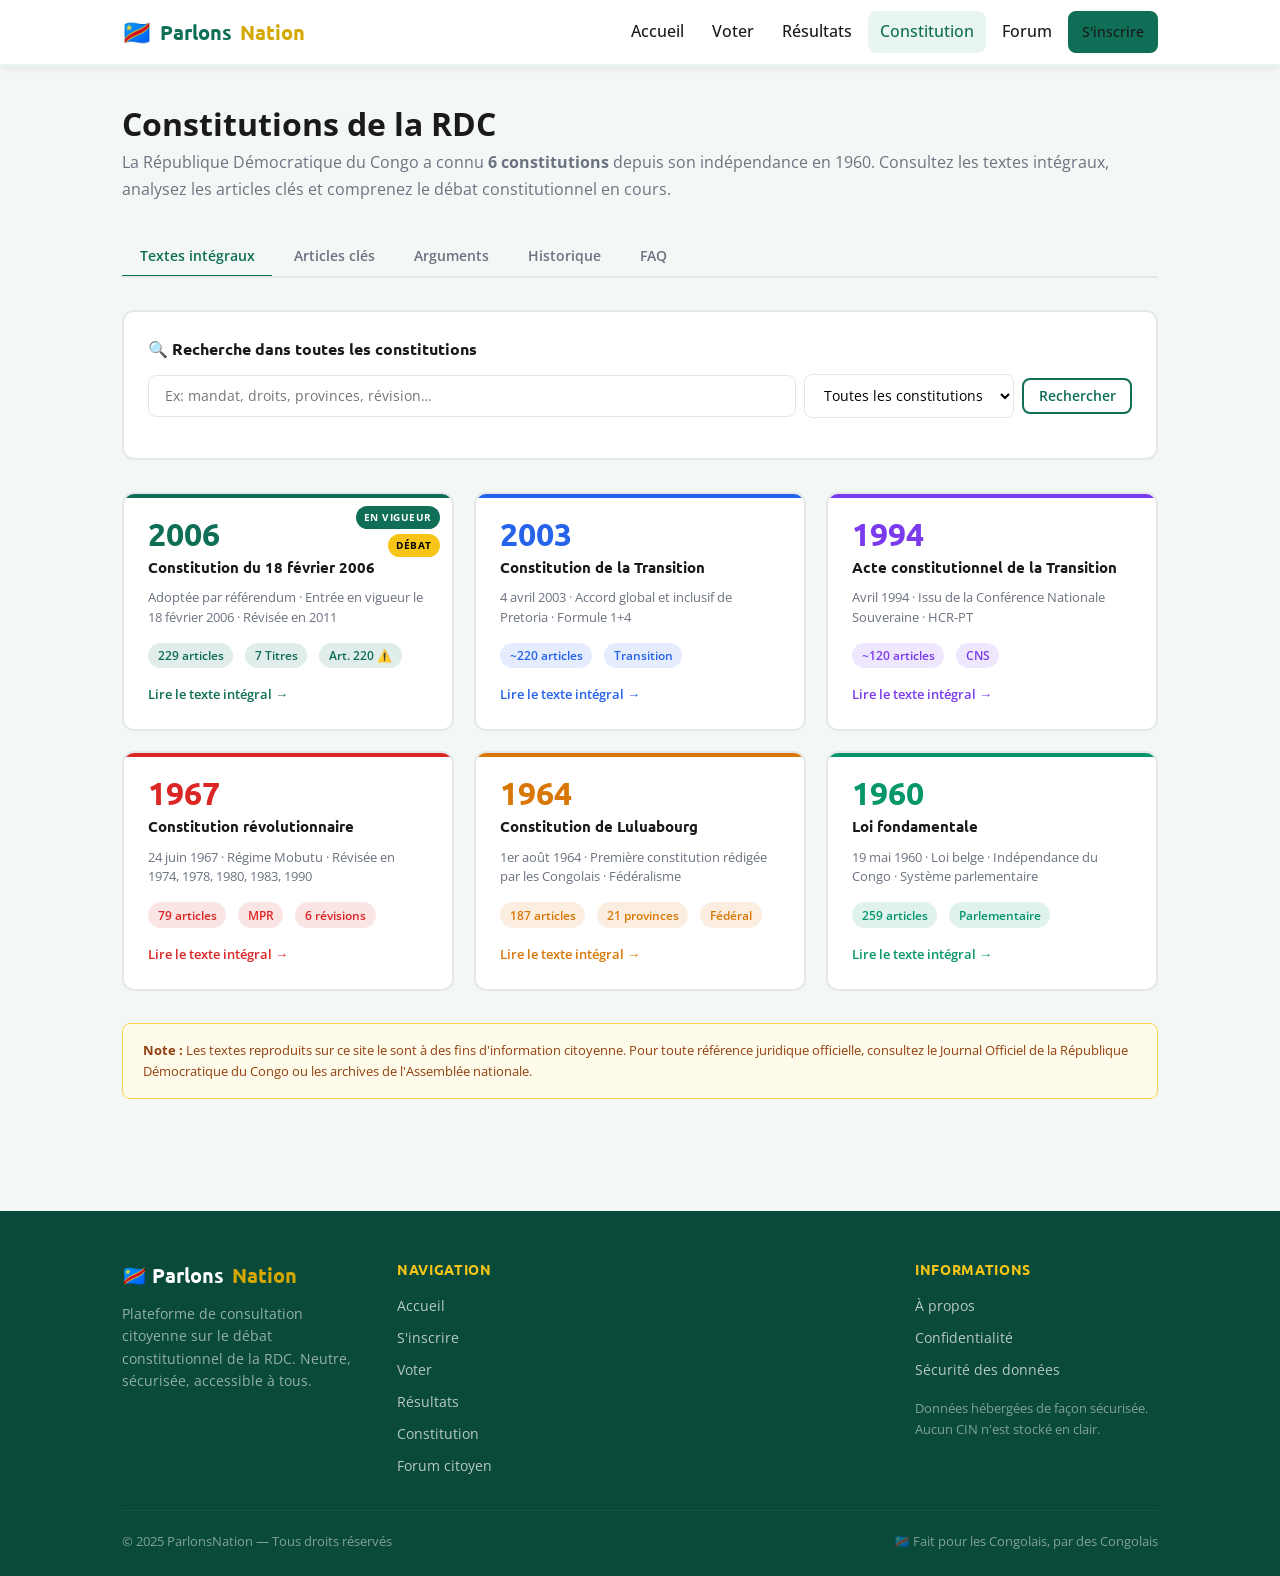
<file: constitution.html>
<!DOCTYPE html>
<html lang="fr">
<head>
  <meta charset="UTF-8">
  <meta name="viewport" content="width=device-width, initial-scale=1.0">
  <title>Constitutions de la RDC — ParlonsNation</title>
  <meta name="description" content="Textes intégraux et analyse de toutes les constitutions de la RDC depuis 1960. Recherche plein texte, articles clés, historique.">
  <meta name="theme-color" content="#0F6E56">
  <link rel="stylesheet" href="style.css">
  <style>
    /* ── Tabs ── */
    .tab-nav { display:flex; gap:.25rem; border-bottom:2px solid var(--border); margin-bottom:2rem; overflow-x:auto; padding-bottom:0; }
    .tab-btn { padding:.65rem 1.1rem; font-size:.875rem; font-weight:600; border:none; background:none; color:var(--text-muted); border-bottom:3px solid transparent; margin-bottom:-2px; cursor:pointer; white-space:nowrap; transition:all .2s; }
    .tab-btn:hover { color:var(--green); }
    .tab-btn.active { color:var(--green); border-bottom-color:var(--green); }
    .tab-panel { display:none; }
    .tab-panel.active { display:block; }

    /* ── Grid constitutions ── */
    .const-grid { display:grid; grid-template-columns:1fr; gap:1.25rem; }
    @media(min-width:640px){ .const-grid { grid-template-columns:1fr 1fr; } }
    @media(min-width:1024px){ .const-grid { grid-template-columns:repeat(3,1fr); } }

    .const-card {
      border-radius:var(--radius);
      border:2px solid var(--border);
      padding:1.5rem;
      text-decoration:none;
      display:block;
      transition:all .25s;
      position:relative;
      overflow:hidden;
      background:var(--white);
    }
    .const-card::before {
      content:'';
      position:absolute;
      top:0; left:0; right:0;
      height:4px;
      background:var(--c-accent, var(--green));
    }
    .const-card:hover {
      border-color:var(--c-accent, var(--green));
      box-shadow:0 4px 20px rgba(0,0,0,.1);
      transform:translateY(-2px);
      text-decoration:none;
    }
    .const-card-year {
      font-family:var(--font-head);
      font-size:2rem;
      font-weight:800;
      line-height:1;
      color:var(--c-accent, var(--green));
      margin-bottom:.3rem;
    }
    .const-card-name {
      font-family:var(--font-head);
      font-size:.95rem;
      font-weight:700;
      color:var(--text);
      margin-bottom:.6rem;
    }
    .const-card-meta {
      font-size:.8rem;
      color:var(--text-muted);
      line-height:1.5;
      margin-bottom:1rem;
    }
    .const-card-stats {
      display:flex;
      gap:.75rem;
      flex-wrap:wrap;
    }
    .const-stat {
      font-size:.75rem;
      font-weight:600;
      padding:.2rem .6rem;
      border-radius:999px;
      background:color-mix(in srgb, var(--c-accent,var(--green)) 12%, transparent);
      color:var(--c-accent, var(--green));
    }
    .const-badge-current {
      position:absolute;
      top:.75rem; right:.75rem;
      font-size:.65rem;
      font-weight:700;
      padding:.2rem .5rem;
      border-radius:999px;
      background:var(--green);
      color:#fff;
      text-transform:uppercase;
      letter-spacing:.05em;
    }
    .const-badge-debate {
      position:absolute;
      top:.75rem; right:.75rem;
      font-size:.65rem;
      font-weight:700;
      padding:.2rem .5rem;
      border-radius:999px;
      background:var(--gold);
      color:#000;
      text-transform:uppercase;
      letter-spacing:.05em;
    }
    .const-card-cta {
      margin-top:1rem;
      font-size:.82rem;
      font-weight:600;
      color:var(--c-accent, var(--green));
      display:flex;
      align-items:center;
      gap:.3rem;
    }

    /* ── Search globale ── */
    .global-search-box {
      background:var(--white);
      border:2px solid var(--border);
      border-radius:var(--radius);
      padding:1.5rem;
      margin-bottom:2rem;
    }
    .global-search-box h3 {
      font-family:var(--font-head);
      font-size:1rem;
      font-weight:700;
      margin-bottom:.75rem;
      color:var(--text);
    }
    .global-search-row {
      display:flex;
      gap:.5rem;
      flex-wrap:wrap;
      align-items:center;
    }
    .global-search-row input {
      flex:1;
      min-width:180px;
      padding:.65rem 1rem;
      border:1.5px solid var(--border);
      border-radius:var(--radius-sm);
      font-family:var(--font-body);
      font-size:.9rem;
    }
    .global-search-row input:focus { outline:none; border-color:var(--green); }
    .global-search-row select {
      padding:.65rem .9rem;
      border:1.5px solid var(--border);
      border-radius:var(--radius-sm);
      font-family:var(--font-body);
      font-size:.85rem;
      background:var(--white);
    }
    .search-results-list { margin-top:1rem; }
    .search-result-item {
      padding:.75rem 1rem;
      border:1px solid var(--border);
      border-radius:var(--radius-sm);
      margin-bottom:.4rem;
      cursor:pointer;
      transition:background .15s;
    }
    .search-result-item:hover { background:var(--green-pale); }
    .search-result-item .sri-art { font-weight:700; font-size:.85rem; color:var(--green); }
    .search-result-item .sri-source { font-size:.75rem; color:var(--text-muted); margin-left:.5rem; }
    .search-result-item .sri-excerpt { font-size:.82rem; color:var(--text); margin-top:.2rem; line-height:1.5; }
    mark { background:rgba(247,197,24,.4); padding:0 .1em; border-radius:2px; }
    .search-no-result { font-size:.9rem; color:var(--text-muted); padding:.75rem 0; }
    .search-count { font-size:.8rem; color:var(--text-muted); margin-top:.5rem; }

    /* ── Argument cards ── */
    .argument-grid { display:grid; gap:1rem; }
    @media(min-width:640px){ .argument-grid { grid-template-columns:1fr 1fr; } }
    .argument-card { border-radius:var(--radius); padding:1.25rem; border:1px solid var(--border); }
    .argument-card h4 { font-family:var(--font-head); font-weight:700; font-size:.95rem; margin-bottom:.75rem; display:flex; align-items:center; gap:.4rem; }
    .argument-card ul { padding-left:0; }
    .argument-card li { font-size:.875rem; color:var(--text-muted); padding:.3rem 0; padding-left:1.2rem; position:relative; line-height:1.5; border-bottom:1px solid var(--border); }
    .argument-card li:last-child { border-bottom:none; }
    .argument-card li::before { content:'›'; position:absolute; left:0; font-weight:700; color:inherit; }
    .pour-card { background:#f0fdf4; border-color:#4ade80; }
    .pour-card h4 { color:#166534; }
    .pour-card li::before { color:#166534; }
    .contre-card { background:#fff1f2; border-color:#fca5a5; }
    .contre-card h4 { color:#991b1b; }
    .contre-card li::before { color:#991b1b; }
    .neutre-card { background:#eff6ff; border-color:#93c5fd; }
    .neutre-card h4 { color:#1e40af; }
    .neutre-card li::before { color:#1e40af; }

    /* ── FAQ ── */
    .faq-item { border:1px solid var(--border); border-radius:var(--radius-sm); margin-bottom:.5rem; overflow:hidden; }
    .faq-question { width:100%; text-align:left; padding:1rem 1.25rem; background:var(--white); border:none; cursor:pointer; font-family:var(--font-body); font-size:.9rem; font-weight:600; color:var(--text); display:flex; justify-content:space-between; align-items:center; gap:.5rem; transition:background .2s; }
    .faq-question:hover { background:var(--green-pale); }
    .faq-arrow { transition:transform .3s; flex-shrink:0; }
    .faq-item.open .faq-arrow { transform:rotate(180deg); }
    .faq-answer { display:none; padding:0 1.25rem 1rem; font-size:.875rem; color:var(--text-muted); line-height:1.7; }
    .faq-item.open .faq-answer { display:block; }

    /* ── Historique timeline ── */
    .histo-timeline { display:flex; flex-direction:column; gap:2rem; position:relative; padding-left:2rem; }
    .histo-timeline::before { content:''; position:absolute; left:.75rem; top:0; bottom:0; width:3px; background:linear-gradient(to bottom,#2563EB,#7C3AED,#DC2626,#D97706,#059669,#0F6E56); border-radius:2px; }
    .histo-card { background:var(--white); border:2px solid var(--border); border-radius:var(--radius); padding:1.5rem; position:relative; transition:box-shadow .2s; --accent:var(--green); }
    .histo-card:hover { box-shadow:0 4px 20px rgba(0,0,0,.1); }
    .histo-dot { position:absolute; left:-2.42rem; top:1.75rem; width:18px; height:18px; border-radius:50%; background:var(--accent); border:3px solid var(--white); box-shadow:0 0 0 3px var(--accent); }
    .histo-badge { display:inline-block; font-size:.7rem; font-weight:700; text-transform:uppercase; letter-spacing:.07em; padding:.2rem .7rem; border-radius:999px; background:var(--accent); color:#fff; margin-bottom:.5rem; }
    .histo-year { font-family:var(--font-head); font-size:1.5rem; font-weight:800; color:var(--accent); margin-bottom:.2rem; }
    .histo-title { font-family:var(--font-head); font-size:1rem; font-weight:700; color:var(--text); margin-bottom:.5rem; }
    .histo-section { font-size:.8rem; font-weight:700; text-transform:uppercase; letter-spacing:.06em; color:var(--accent); margin:.75rem 0 .3rem; }
    .histo-list { list-style:none; padding:0; margin:0; }
    .histo-list li { font-size:.85rem; color:var(--text-muted); padding:.25rem 0; padding-left:1rem; position:relative; border-bottom:1px dashed var(--border); line-height:1.5; }
    .histo-list li:last-child { border-bottom:none; }
    .histo-list li::before { content:'›'; position:absolute; left:0; font-weight:700; color:var(--accent); }
    .histo-duration { font-size:.75rem; color:var(--text-muted); margin-top:.75rem; padding:.3rem .6rem; background:color-mix(in srgb,var(--accent) 8%,transparent); border-radius:var(--radius-sm); display:inline-block; }
  </style>
</head>
<body>
<!-- Navigation -->
<nav class="navbar">
  <div class="container">
    <a href="index.html" class="logo"><span class="logo-icon">🇨🇩</span> Parlons<span>Nation</span></a>
    <button class="nav-toggle" id="navToggle">☰</button>
    <ul class="nav-links" id="navLinks">
      <li><a href="index.html">Accueil</a></li>
      <li><a href="voter.html">Voter</a></li>
      <li><a href="resultats.html">Résultats</a></li>
      <li><a href="constitution.html" class="active">Constitution</a></li>
      <li><a href="forum.html">Forum</a></li>
      <li><a href="inscription.html" class="btn btn-primary btn-sm">S'inscrire</a></li>
    </ul>
  </div>
</nav>

  <main class="container" style="padding-top:2rem;padding-bottom:3rem;">
    <div style="margin-bottom:2rem;">
      <h1 class="page-title">Constitutions de la RDC</h1>
      <p style="color:var(--text-muted);font-size:1rem;line-height:1.7;">
        La République Démocratique du Congo a connu <strong>6 constitutions</strong> depuis son indépendance en 1960.
        Consultez les textes intégraux, analysez les articles clés et comprenez le débat constitutionnel en cours.
      </p>
    </div>

    <!-- Tabs -->
    <div class="tab-nav" role="tablist">
      <button class="tab-btn active" data-tab="textes" role="tab">Textes intégraux</button>
      <button class="tab-btn" data-tab="articles" role="tab">Articles clés</button>
      <button class="tab-btn" data-tab="arguments" role="tab">Arguments</button>
      <button class="tab-btn" data-tab="historique" role="tab">Historique</button>
      <button class="tab-btn" data-tab="faq" role="tab">FAQ</button>
    </div>

    <!-- ══════════════════════════════════════════════ -->
    <!-- TAB 1: TEXTES INTÉGRAUX (HUB)                 -->
    <!-- ══════════════════════════════════════════════ -->
    <div id="tab-textes" class="tab-panel active">

      <!-- Recherche globale -->
      <div class="global-search-box">
        <h3>🔍 Recherche dans toutes les constitutions</h3>
        <div class="global-search-row">
          <input type="text" id="globalSearch" placeholder="Ex: mandat, droits, provinces, révision…" autocomplete="off">
          <select id="globalConstFilter">
            <option value="">Toutes les constitutions</option>
            <option value="2006">Constitution 2006</option>
            <option value="2003">Constitution 2003</option>
            <option value="1994">Acte 1994</option>
            <option value="1967">Constitution 1967</option>
            <option value="1964">Constitution 1964</option>
            <option value="1960">Loi fondamentale 1960</option>
          </select>
          <button class="btn btn-sm btn-outline" id="globalSearchBtn">Rechercher</button>
        </div>
        <div class="search-count" id="globalSearchCount"></div>
        <div class="search-results-list" id="globalResults"></div>
      </div>

      <!-- 6 Constitution cards -->
      <div class="const-grid">

        <a href="constitution_2006.html" class="const-card" style="--c-accent:#0F6E56;">
          <span class="const-badge-current">En vigueur</span>
          <span class="const-badge-debate" style="top:2.5rem;">Débat</span>
          <div class="const-card-year">2006</div>
          <div class="const-card-name">Constitution du 18 février 2006</div>
          <div class="const-card-meta">Adoptée par référendum · Entrée en vigueur le 18 février 2006 · Révisée en 2011</div>
          <div class="const-card-stats">
            <span class="const-stat">229 articles</span>
            <span class="const-stat">7 Titres</span>
            <span class="const-stat">Art. 220 ⚠️</span>
          </div>
          <div class="const-card-cta">Lire le texte intégral →</div>
        </a>

        <a href="constitution_2003.html" class="const-card" style="--c-accent:#2563EB;">
          <div class="const-card-year">2003</div>
          <div class="const-card-name">Constitution de la Transition</div>
          <div class="const-card-meta">4 avril 2003 · Accord global et inclusif de Pretoria · Formule 1+4</div>
          <div class="const-card-stats">
            <span class="const-stat">~220 articles</span>
            <span class="const-stat">Transition</span>
          </div>
          <div class="const-card-cta">Lire le texte intégral →</div>
        </a>

        <a href="constitution_1994.html" class="const-card" style="--c-accent:#7C3AED;">
          <div class="const-card-year">1994</div>
          <div class="const-card-name">Acte constitutionnel de la Transition</div>
          <div class="const-card-meta">Avril 1994 · Issu de la Conférence Nationale Souveraine · HCR-PT</div>
          <div class="const-card-stats">
            <span class="const-stat">~120 articles</span>
            <span class="const-stat">CNS</span>
          </div>
          <div class="const-card-cta">Lire le texte intégral →</div>
        </a>

        <a href="constitution_1967.html" class="const-card" style="--c-accent:#DC2626;">
          <div class="const-card-year">1967</div>
          <div class="const-card-name">Constitution révolutionnaire</div>
          <div class="const-card-meta">24 juin 1967 · Régime Mobutu · Révisée en 1974, 1978, 1980, 1983, 1990</div>
          <div class="const-card-stats">
            <span class="const-stat">79 articles</span>
            <span class="const-stat">MPR</span>
            <span class="const-stat">6 révisions</span>
          </div>
          <div class="const-card-cta">Lire le texte intégral →</div>
        </a>

        <a href="constitution_1964.html" class="const-card" style="--c-accent:#D97706;">
          <div class="const-card-year">1964</div>
          <div class="const-card-name">Constitution de Luluabourg</div>
          <div class="const-card-meta">1er août 1964 · Première constitution rédigée par les Congolais · Fédéralisme</div>
          <div class="const-card-stats">
            <span class="const-stat">187 articles</span>
            <span class="const-stat">21 provinces</span>
            <span class="const-stat">Fédéral</span>
          </div>
          <div class="const-card-cta">Lire le texte intégral →</div>
        </a>

        <a href="constitution_1960.html" class="const-card" style="--c-accent:#059669;">
          <div class="const-card-year">1960</div>
          <div class="const-card-name">Loi fondamentale</div>
          <div class="const-card-meta">19 mai 1960 · Loi belge · Indépendance du Congo · Système parlementaire</div>
          <div class="const-card-stats">
            <span class="const-stat">259 articles</span>
            <span class="const-stat">Parlementaire</span>
          </div>
          <div class="const-card-cta">Lire le texte intégral →</div>
        </a>

      </div><!-- /.const-grid -->

      <div style="margin-top:2rem;padding:1rem 1.25rem;background:#fffbeb;border:1px solid #fcd34d;border-radius:var(--radius-sm);font-size:.82rem;color:#92400e;">
        <strong>Note :</strong> Les textes reproduits sur ce site le sont à des fins d'information citoyenne. Pour toute référence juridique officielle, consultez le Journal Officiel de la République Démocratique du Congo ou les archives de l'Assemblée nationale.
      </div>
    </div><!-- /#tab-textes -->

    <!-- ══════════════════════════════════════════════ -->
    <!-- TAB 2: ARTICLES CLÉS                          -->
    <!-- ══════════════════════════════════════════════ -->
    <div id="tab-articles" class="tab-panel">
      <h2 style="font-family:var(--font-head);font-size:1.3rem;font-weight:700;margin-bottom:1.5rem;">Articles fondamentaux de la Constitution 2006</h2>

      <div class="article-card highlight" style="border:2px solid var(--gold);background:#fffbeb;">
        <div class="article-num">Article 220</div>
        <div class="article-title" style="color:#92400e;">Article intangible — Au cœur du débat</div>
        <div class="article-text">
          <strong>La forme républicaine de l'État, le principe du suffrage universel, la forme représentative du Gouvernement, le nombre et la durée des mandats du Président de la République, l'indépendance du pouvoir judiciaire, le pluralisme politique et syndical ne peuvent faire l'objet d'aucune révision constitutionnelle.</strong>
          <br><br>
          Est formellement interdite toute révision constitutionnelle ayant pour objet ou pour effet de réduire les droits et libertés de la personne, ou de réduire les prérogatives des provinces et des entités territoriales décentralisées.
        </div>
        <div style="margin-top:.75rem;padding:.5rem;background:rgba(247,197,24,.2);border-radius:var(--radius-sm);font-size:.82rem;color:#92400e;">
          ⚠️ Cet article interdit explicitement la modification du nombre et de la durée des mandats présidentiels — c'est le cœur du débat constitutionnel actuel.
        </div>
        <a href="constitution_2006.html#art-220" class="btn btn-sm btn-outline" style="margin-top:.75rem;">Voir dans le texte intégral →</a>
      </div>

      <div class="article-card" style="margin-top:1rem;">
        <div class="article-num">Article 73</div>
        <div class="article-title">Mandat présidentiel</div>
        <div class="article-text">Le Président de la République est élu pour un mandat de cinq ans renouvelable une seule fois. À l'expiration de son mandat, le Président de la République reste en fonction jusqu'à l'installation effective du nouveau Président élu.</div>
        <a href="constitution_2006.html#art-73" class="btn btn-sm btn-outline" style="margin-top:.75rem;">Voir l'article →</a>
      </div>

      <div class="article-card" style="margin-top:1rem;">
        <div class="article-num">Article 5</div>
        <div class="article-title">Souveraineté nationale</div>
        <div class="article-text">La souveraineté nationale appartient au peuple. Tout pouvoir émane du peuple qui l'exerce directement par voie de référendum ou d'élections et indirectement par ses représentants. Aucune fraction du peuple ni aucun individu ne peut s'en attribuer l'exercice.</div>
        <a href="constitution_2006.html#art-5" class="btn btn-sm btn-outline" style="margin-top:.75rem;">Voir l'article →</a>
      </div>

      <div class="article-card" style="margin-top:1rem;">
        <div class="article-num">Article 218</div>
        <div class="article-title">Procédure de révision constitutionnelle</div>
        <div class="article-text">La révision de la présente Constitution n'est adoptée que si le projet ou la proposition de révision est accepté par les trois cinquièmes des membres du Parlement réunis en Congrès. Si la révision porte sur les matières visées aux articles 1er, 2 et 220, elle doit, après adoption par le Congrès, être approuvée par référendum.</div>
        <a href="constitution_2006.html#art-218" class="btn btn-sm btn-outline" style="margin-top:.75rem;">Voir l'article →</a>
      </div>
    </div>

    <!-- ══════════════════════════════════════════════ -->
    <!-- TAB 3: ARGUMENTS                              -->
    <!-- ══════════════════════════════════════════════ -->
    <div id="tab-arguments" class="tab-panel">
      <h2 style="font-family:var(--font-head);font-size:1.3rem;font-weight:700;margin-bottom:1.5rem;">Arguments dans le débat constitutionnel</h2>
      <div class="argument-grid">
        <div class="argument-card pour-card">
          <h4>✅ Pour le changement</h4>
          <ul>
            <li>La Constitution de 2006 a été rédigée dans un contexte de transition post-conflit qui mérite d'être actualisé</li>
            <li>Certaines dispositions administratives (26 provinces) ont montré des difficultés pratiques de financement</li>
            <li>Le cadre institutionnel peut être renforcé pour mieux répondre aux défis sécuritaires à l'est</li>
            <li>D'autres nations africaines ont révisé leurs constitutions pour des raisons légitimes</li>
            <li>Le peuple souverain peut, par référendum, exprimer sa volonté d'une nouvelle Constitution</li>
          </ul>
        </div>
        <div class="argument-card contre-card">
          <h4>❌ Contre le changement</h4>
          <ul>
            <li>L'article 220 interdit explicitement de toucher au nombre et à la durée des mandats présidentiels</li>
            <li>La stabilité constitutionnelle est un gage de confiance pour les investisseurs et la communauté internationale</li>
            <li>Le changement constitutionnel risque de rouvrir des crises politiques et de reporter les élections</li>
            <li>Les institutions issues de la Constitution 2006 n'ont pas encore été pleinement mises en œuvre</li>
            <li>La société civile et l'opposition craignent une concentration des pouvoirs</li>
          </ul>
        </div>
        <div class="argument-card neutre-card">
          <h4>⚖️ Points de consensus</h4>
          <ul>
            <li>Toute révision doit respecter les procédures constitutionnelles (Congrès à 3/5 + référendum pour Art. 220)</li>
            <li>La réforme doit impliquer une large concertation nationale inclusive</li>
            <li>Les droits et libertés fondamentaux doivent être préservés, voire renforcés</li>
            <li>La décentralisation et l'autonomie des provinces doivent être maintenues</li>
          </ul>
        </div>
        <div class="argument-card" style="background:#f5f3ff;border-color:#a78bfa;">
          <h4 style="color:#5b21b6;">📊 Votre avis compte</h4>
          <ul style="margin-bottom:1rem;">
            <li>Participez à la consultation nationale ParlonsNation</li>
            <li>Votre vote est anonyme et sécurisé</li>
            <li>Les résultats sont publiés en temps réel</li>
            <li>Partagez avec votre communauté</li>
          </ul>
          <a href="voter.html" class="btn btn-primary btn-sm" style="width:100%;text-align:center;">Donner mon avis →</a>
        </div>
      </div>
    </div>

    <!-- ══════════════════════════════════════════════ -->
    <!-- TAB 4: HISTORIQUE                             -->
    <!-- ══════════════════════════════════════════════ -->
    <div id="tab-historique" class="tab-panel">
      <h2 style="font-family:var(--font-head);font-size:1.3rem;font-weight:700;margin-bottom:1.5rem;">L'histoire constitutionnelle de la RDC</h2>
      <div class="histo-timeline">

        <!-- 1960 -->
        <div class="histo-card" style="--accent:#059669;">
          <div class="histo-dot"></div>
          <div class="histo-badge">Indépendance</div>
          <div class="histo-year">1960</div>
          <div class="histo-title">Loi fondamentale du 19 mai 1960</div>
          <div class="histo-section">Contexte politique</div>
          <ul class="histo-list">
            <li>Loi adoptée par le Parlement belge avant l'indépendance du 30 juin 1960</li>
            <li>Conférence de la Table Ronde belgo-congolaise (janvier-février 1960)</li>
            <li>Système parlementaire bicaméral : Sénat + Chambre des représentants</li>
            <li>Dualisme exécutif : Kasavubu (Président) + Lumumba (Premier Ministre)</li>
          </ul>
          <div class="histo-section">Pourquoi remplacée</div>
          <ul class="histo-list">
            <li>Crise politique Kasavubu-Lumumba (septembre 1960)</li>
            <li>Sécession katangaise et kasaïenne</li>
            <li>Texte jugé trop belge, non adapté aux réalités congolaises</li>
          </ul>
          <div class="histo-duration">Durée : 4 ans (1960-1964)</div>
          <a href="constitution_1960.html" class="btn btn-sm btn-outline" style="margin-top:.75rem;">Lire le texte intégral →</a>
        </div>

        <!-- 1964 -->
        <div class="histo-card" style="--accent:#D97706;">
          <div class="histo-dot"></div>
          <div class="histo-badge">1ère Constitution congolaise</div>
          <div class="histo-year">1964</div>
          <div class="histo-title">Constitution de Luluabourg — 1er août 1964</div>
          <div class="histo-section">Contexte politique</div>
          <ul class="histo-list">
            <li>Première constitution rédigée par les Congolais eux-mêmes</li>
            <li>Commission Lihau sous l'égide de Cyrille Adoula, puis Moïse Tshombé</li>
            <li>Approuvée par référendum avec 99% de OUI (participation très contestée)</li>
            <li>État fédéral avec 21 provinces autonomes</li>
            <li>Présidence forte : élection directe du Président</li>
          </ul>
          <div class="histo-section">Pourquoi remplacée</div>
          <ul class="histo-list">
            <li>Coup d'État du Général Mobutu (24 novembre 1965)</li>
            <li>Instabilité chronique — 5 Premiers Ministres en 18 mois</li>
            <li>Mobutu suspend la constitution et gouverne par décrets-lois</li>
          </ul>
          <div class="histo-duration">Durée : 3 ans (1964-1967)</div>
          <a href="constitution_1964.html" class="btn btn-sm btn-outline" style="margin-top:.75rem;">Lire le texte intégral →</a>
        </div>

        <!-- 1967 -->
        <div class="histo-card" style="--accent:#DC2626;">
          <div class="histo-dot"></div>
          <div class="histo-badge">Régime Mobutu</div>
          <div class="histo-year">1967</div>
          <div class="histo-title">Constitution révolutionnaire du 24 juin 1967</div>
          <div class="histo-section">Contexte politique</div>
          <ul class="histo-list">
            <li>Approuvée par référendum organisé par Mobutu — 98% de OUI</li>
            <li>Présidence très forte : pouvoirs quasi-absolus</li>
            <li>1974 : Révision — Le MPR devient l'unique parti, Mobutu chef de l'État-parti</li>
            <li>1978 : Révision — Renforcement encore du présidentialisme</li>
            <li>1990 : Révision suite aux pressions démocratiques — multipartisme autorisé</li>
          </ul>
          <div class="histo-section">Points clés</div>
          <ul class="histo-list">
            <li>La constitution de 1967 est le texte le plus révisé de l'histoire congolaise (6 révisions)</li>
            <li>Elle concentre tous les pouvoirs dans les mains du Président-fondateur du MPR</li>
            <li>Abolition du fédéralisme — État unitaire centralisé</li>
          </ul>
          <div class="histo-duration">Durée nominale : 30 ans (1967-1997) avec révisions majeures</div>
          <a href="constitution_1967.html" class="btn btn-sm btn-outline" style="margin-top:.75rem;">Lire le texte intégral →</a>
        </div>

        <!-- 1994 -->
        <div class="histo-card" style="--accent:#7C3AED;">
          <div class="histo-dot"></div>
          <div class="histo-badge">Post-CNS</div>
          <div class="histo-year">1994</div>
          <div class="histo-title">Acte constitutionnel de la Transition — Avril 1994</div>
          <div class="histo-section">Contexte politique</div>
          <ul class="histo-list">
            <li>Issu de la Conférence Nationale Souveraine (CNS, 1991-1992)</li>
            <li>Haut Conseil de la République - Parlement de Transition (HCR-PT)</li>
            <li>Pouvoirs de Mobutu réduits — cohabitation avec le Premier Ministre Kengo</li>
            <li>Transition vers la démocratie multipartiste</li>
          </ul>
          <div class="histo-section">Pourquoi remplacée</div>
          <ul class="histo-list">
            <li>Chute de Mobutu et victoire de l'AFDL de Kabila (mai 1997)</li>
            <li>Kabila suspend la constitution et gouverne par décret-loi constitutionnel</li>
            <li>Accords de paix de Lusaka (1999) et Sun City (2002) ouvrent la voie à une nouvelle transition</li>
          </ul>
          <div class="histo-duration">Durée : ~3 ans (1994-1997)</div>
          <a href="constitution_1994.html" class="btn btn-sm btn-outline" style="margin-top:.75rem;">Lire le texte intégral →</a>
        </div>

        <!-- 2003 -->
        <div class="histo-card" style="--accent:#2563EB;">
          <div class="histo-dot"></div>
          <div class="histo-badge">Transition 1+4</div>
          <div class="histo-year">2003</div>
          <div class="histo-title">Constitution de la Transition — 4 avril 2003</div>
          <div class="histo-section">Contexte politique</div>
          <ul class="histo-list">
            <li>Accord Global et Inclusif signé à Pretoria (décembre 2002)</li>
            <li>Formule inédite : 1 Président (Kabila) + 4 Vice-Présidents (ex-belligérants)</li>
            <li>Objectif : organiser les élections libres dans les 24 mois</li>
            <li>Assemblée nationale transitoire et Sénat mis en place</li>
          </ul>
          <div class="histo-section">Pourquoi remplacée</div>
          <ul class="histo-list">
            <li>Caractère transitoire assumé — devait être remplacée après les élections</li>
            <li>Référendum constitutionnel du 18-19 décembre 2005 (84% de OUI)</li>
            <li>Promulgation de la Constitution du 18 février 2006</li>
          </ul>
          <div class="histo-duration">Durée : ~3 ans (2003-2006)</div>
          <a href="constitution_2003.html" class="btn btn-sm btn-outline" style="margin-top:.75rem;">Lire le texte intégral →</a>
        </div>

        <!-- 2006 -->
        <div class="histo-card" style="--accent:#0F6E56;border-color:#0F6E56;">
          <div class="histo-dot"></div>
          <div class="histo-badge" style="background:#0F6E56;">EN VIGUEUR</div>
          <div class="histo-year">2006</div>
          <div class="histo-title">Constitution du 18 février 2006 — Constitution actuelle</div>
          <div class="histo-section">Points clés</div>
          <ul class="histo-list">
            <li>229 articles organisés en 7 Titres</li>
            <li>Mandat présidentiel : 5 ans renouvelable <strong>une seule fois</strong> (Art. 73)</li>
            <li>26 provinces dotées de personnalité juridique (Art. 2)</li>
            <li>Cour constitutionnelle indépendante du Parlement</li>
            <li>Révision des mandats <strong>formellement interdite</strong> par l'Art. 220</li>
            <li>Révisée en 2011 : suppression du 2e tour présidentiel</li>
          </ul>
          <div class="histo-section">Le débat actuel</div>
          <ul class="histo-list">
            <li>Certains proposent une nouvelle constitution ou la suppression de l'Art. 220</li>
            <li>L'opposition invoque l'Art. 220 comme verrou constitutionnel infranchissable</li>
            <li>La communauté internationale suit ce débat de très près</li>
          </ul>
          <div style="margin-top:1rem;">
            <a href="constitution_2006.html" class="btn btn-primary btn-sm">Lire les 229 articles →</a>
            <a href="voter.html" class="btn btn-outline btn-sm" style="margin-left:.5rem;">Donner mon avis</a>
          </div>
        </div>

      </div><!-- /.histo-timeline -->
    </div><!-- /#tab-historique -->

    <!-- ══════════════════════════════════════════════ -->
    <!-- TAB 5: FAQ                                    -->
    <!-- ══════════════════════════════════════════════ -->
    <div id="tab-faq" class="tab-panel">
      <h2 style="font-family:var(--font-head);font-size:1.3rem;font-weight:700;margin-bottom:1.5rem;">Questions fréquentes</h2>

      <div class="faq-item">
        <button class="faq-question">
          Qu'est-ce que l'article 220 de la Constitution ?
          <span class="faq-arrow">▼</span>
        </button>
        <div class="faq-answer">
          L'article 220 est la disposition la plus protégée de la Constitution de 2006. Il interdit formellement toute révision constitutionnelle qui touche : la forme républicaine de l'État, le suffrage universel, la forme représentative du gouvernement, <strong>le nombre et la durée des mandats présidentiels</strong>, l'indépendance judiciaire, et le pluralisme politique. C'est pourquoi cet article est au cœur du débat : changer la Constitution pour permettre un 3e mandat ou prolonger les mandats exigerait de supprimer l'article 220 lui-même — ce qui soulève une question constitutionnelle profonde.
        </div>
      </div>

      <div class="faq-item">
        <button class="faq-question">
          Combien de fois la RDC a-t-elle changé de constitution ?
          <span class="faq-arrow">▼</span>
        </button>
        <div class="faq-answer">
          La RDC a eu <strong>6 textes constitutionnels</strong> depuis l'indépendance : la Loi fondamentale (1960), la Constitution de Luluabourg (1964), la Constitution révolutionnaire de Mobutu (1967), l'Acte constitutionnel de la Transition (1994), la Constitution de la Transition (2003), et la Constitution actuelle (2006). La Constitution de 1967 a elle-même été révisée 6 fois entre 1974 et 1990.
        </div>
      </div>

      <div class="faq-item">
        <button class="faq-question">
          Quelle est la procédure pour réviser la Constitution de 2006 ?
          <span class="faq-arrow">▼</span>
        </button>
        <div class="faq-answer">
          Selon l'article 218, toute révision nécessite l'accord des <strong>3/5 des membres du Parlement réunis en Congrès</strong>. Si la révision porte sur les matières visées aux articles 1er, 2 et 220 (intégrité territoriale, nombre de provinces, matières intangibles), elle doit être approuvée par <strong>référendum populaire</strong> après le vote du Congrès. L'article 219 interdit toute révision en période de guerre ou d'état d'urgence.
        </div>
      </div>

      <div class="faq-item">
        <button class="faq-question">
          Quelle est la différence entre révision constitutionnelle et nouvelle constitution ?
          <span class="faq-arrow">▼</span>
        </button>
        <div class="faq-answer">
          Une <strong>révision</strong> modifie certains articles de la constitution existante, en respectant les procédures et limites prévues (notamment l'article 220). Une <strong>nouvelle constitution</strong> repart de zéro et n'est pas liée par les dispositions de l'ancienne. Ses partisans soutiennent qu'elle permettrait de contourner l'article 220. Ses adversaires estiment qu'il y aurait rupture de légalité constitutionnelle et risque de crise institutionnelle grave.
        </div>
      </div>

      <div class="faq-item">
        <button class="faq-question">
          Que dit la Constitution sur la décentralisation et les provinces ?
          <span class="faq-arrow">▼</span>
        </button>
        <div class="faq-answer">
          La Constitution de 2006 (article 2) organise le pays en <strong>26 entités provinciales</strong> (Kinshasa + 25 provinces) dotées de la personnalité juridique. Les provinces jouissent d'une large autonomie de gestion. 40% des recettes nationales leur sont rétrocédées (article 175). L'article 220 interdit également toute révision qui réduirait les prérogatives des provinces — ce qui signifie qu'un retour à un État plus centralisé nécessiterait un référendum.
        </div>
      </div>

      <div class="faq-item">
        <button class="faq-question">
          Comment participer à la consultation ParlonsNation ?
          <span class="faq-arrow">▼</span>
        </button>
        <div class="faq-answer">
          C'est simple : <strong>1)</strong> Inscrivez-vous sur la page d'<a href="inscription.html" style="color:var(--green);">inscription</a> avec votre numéro de CIN et votre téléphone (vérification SMS). <strong>2)</strong> Rendez-vous sur la page <a href="voter.html" style="color:var(--green);">Voter</a> et choisissez votre position (A, B, C ou D). <strong>3)</strong> Vous pouvez laisser un commentaire public ou rester anonyme. <strong>4)</strong> Consultez les <a href="resultats.html" style="color:var(--green);">résultats</a> en temps réel et partagez sur WhatsApp.
        </div>
      </div>

    </div><!-- /#tab-faq -->

  </main>

<!-- Footer -->
<footer class="footer">
  <div class="container">
    <div class="footer-grid">
      <div class="footer-brand">
        <a href="index.html" class="logo">🇨🇩 Parlons<span>Nation</span></a>
        <p>Plateforme de consultation citoyenne sur le débat constitutionnel de la RDC. Neutre, sécurisée, accessible à tous.</p>
      </div>
      <div>
        <h4>Navigation</h4>
        <ul class="footer-links">
          <li><a href="index.html">Accueil</a></li>
          <li><a href="inscription.html">S'inscrire</a></li>
          <li><a href="voter.html">Voter</a></li>
          <li><a href="resultats.html">Résultats</a></li>
          <li><a href="constitution.html">Constitution</a></li>
          <li><a href="forum.html">Forum citoyen</a></li>
        </ul>
      </div>
      <div>
        <h4>Informations</h4>
        <ul class="footer-links">
          <li><a href="#">À propos</a></li>
          <li><a href="#">Confidentialité</a></li>
          <li><a href="#">Sécurité des données</a></li>
        </ul>
        <div style="margin-top:1rem;">
          <p style="font-size:0.8rem;opacity:0.6;">Données hébergées de façon sécurisée.<br>Aucun CIN n'est stocké en clair.</p>
        </div>
      </div>
    </div>
    <div class="footer-bottom">
      <span>© 2025 ParlonsNation — Tous droits réservés</span>
      <span>🇨🇩 Fait pour les Congolais, par des Congolais</span>
    </div>
  </div>
</footer>

  <script>
    // ── Hamburger ──
    document.getElementById('navToggle').addEventListener('click', function() {
      document.getElementById('navLinks').classList.toggle('open');
      this.classList.toggle('active');
    });

    // ── Tabs ──
    document.querySelectorAll('.tab-btn').forEach(btn => {
      btn.addEventListener('click', function() {
        const tab = this.dataset.tab;
        document.querySelectorAll('.tab-btn').forEach(b => b.classList.remove('active'));
        document.querySelectorAll('.tab-panel').forEach(p => p.classList.remove('active'));
        this.classList.add('active');
        document.getElementById('tab-' + tab).classList.add('active');
      });
    });

    // ── FAQ accordion ──
    document.querySelectorAll('.faq-question').forEach(btn => {
      btn.addEventListener('click', function() {
        const item = this.closest('.faq-item');
        const wasOpen = item.classList.contains('open');
        document.querySelectorAll('.faq-item').forEach(i => i.classList.remove('open'));
        if (!wasOpen) item.classList.add('open');
      });
    });

    // ── Recherche globale inter-constitutions ──
    // Index des articles (texte court depuis les 6 fichiers — résumés représentatifs)
    const ARTICLES_INDEX = [
      // 2006
      { const: '2006', num: 1, titre: 'I', text: "La République Démocratique du Congo est, dans ses frontières du 30 juin 1960, un État de droit, indépendant et souverain, uni et indivisible, social, démocratique et laïc. Son emblème est le drapeau bleu ciel. Sa devise est : Justice – Paix – Travail. Sa capitale est Kinshasa.", href: 'constitution_2006.html#art-1' },
      { const: '2006', num: 2, titre: 'I', text: "La République Démocratique du Congo est composée de la ville de Kinshasa et de 25 provinces dotées de la personnalité juridique.", href: 'constitution_2006.html#art-2' },
      { const: '2006', num: 5, titre: 'I', text: "La souveraineté nationale appartient au peuple. Tout pouvoir émane du peuple qui l'exerce directement par voie de référendum ou d'élections et indirectement par ses représentants. Aucune fraction du peuple ni aucun individu ne peut s'en attribuer l'exercice.", href: 'constitution_2006.html#art-5' },
      { const: '2006', num: 10, titre: 'II', text: "La nationalité congolaise est une et exclusive. Elle ne peut être détenue concurremment avec aucune autre nationalité.", href: 'constitution_2006.html#art-10' },
      { const: '2006', num: 11, titre: 'II', text: "Tous les êtres humains naissent libres et égaux en dignité et en droits. Toute personne a droit à la vie, à l'intégrité physique ainsi qu'au libre développement de sa personnalité dans le respect de la loi.", href: 'constitution_2006.html#art-11' },
      { const: '2006', num: 14, titre: 'II', text: "Les pouvoirs publics veillent à l'élimination de toute forme de discrimination à l'égard de la femme et assurent la protection et la promotion de ses droits. L'État garantit la mise en œuvre de la parité homme-femme.", href: 'constitution_2006.html#art-14' },
      { const: '2006', num: 16, titre: 'II', text: "La personne humaine est sacrée. L'État a l'obligation de la respecter et de la protéger. Toute personne a droit à la vie, à l'intégrité physique et à la liberté. Nul ne peut être tenu en esclavage. Nul ne peut être soumis à des traitements cruels, inhumains ou dégradants.", href: 'constitution_2006.html#art-16' },
      { const: '2006', num: 17, titre: 'II', text: "La liberté individuelle est garantie. Elle est la règle, la détention l'exception. Nul ne peut être poursuivi, arrêté, détenu ou condamné qu'en vertu de la loi. Toute personne accusée d'une infraction est présumée innocente.", href: 'constitution_2006.html#art-17' },
      { const: '2006', num: 43, titre: 'II', text: "Toute personne a droit à l'éducation et à l'instruction. L'enseignement primaire est obligatoire et gratuit dans les établissements publics.", href: 'constitution_2006.html#art-43' },
      { const: '2006', num: 71, titre: 'III', text: "Le Président de la République est élu au suffrage universel direct pour un mandat de cinq ans renouvelable une seule fois. En cas de décès, démission ou empêchement définitif, il est procédé à une nouvelle élection présidentielle.", href: 'constitution_2006.html#art-71' },
      { const: '2006', num: 73, titre: 'III', text: "Le Président de la République est élu pour un mandat de cinq ans renouvelable une seule fois. À l'expiration de son mandat, le Président reste en fonction jusqu'à l'installation effective du nouveau Président élu.", href: 'constitution_2006.html#art-73' },
      { const: '2006', num: 100, titre: 'III', text: "Le Parlement est composé de deux Chambres : l'Assemblée nationale et le Sénat. Le Parlement vote les lois, contrôle le Gouvernement, les entreprises publiques ainsi que les établissements et services publics.", href: 'constitution_2006.html#art-100' },
      { const: '2006', num: 175, titre: 'IV', text: "Le budget de l'État prévoit la rétrocession aux provinces d'une part de 40% du total des recettes à caractère national.", href: 'constitution_2006.html#art-175' },
      { const: '2006', num: 214, titre: 'VI', text: "L'initiative de la révision constitutionnelle appartient concurremment au Président de la République, au Gouvernement après délibération en Conseil des Ministres, à chacune des Chambres du Parlement à l'initiative de la moitié de ses membres.", href: 'constitution_2006.html#art-214' },
      { const: '2006', num: 218, titre: 'VI', text: "La révision de la Constitution n'est adoptée que si le projet ou la proposition de révision est accepté par les trois cinquièmes des membres du Parlement réunis en Congrès.", href: 'constitution_2006.html#art-218' },
      { const: '2006', num: 219, titre: 'VI', text: "Aucune révision constitutionnelle ne peut intervenir pendant l'état de guerre, l'état d'urgence ou l'état de siège ni pendant l'intérim à la présidence de la République.", href: 'constitution_2006.html#art-219' },
      { const: '2006', num: 220, titre: 'VI', text: "La forme républicaine de l'État, le principe du suffrage universel, la forme représentative du Gouvernement, le nombre et la durée des mandats du Président de la République, l'indépendance du pouvoir judiciaire, le pluralisme politique et syndical ne peuvent faire l'objet d'aucune révision constitutionnelle.", href: 'constitution_2006.html#art-220' },
      // 2003
      { const: '2003', num: 1, titre: 'I', text: "La République Démocratique du Congo est un État de droit, indépendant et souverain, organisé en République. Sa souveraineté s'exerce sur l'ensemble de son territoire national.", href: 'constitution_2003.html#art-1' },
      { const: '2003', num: 80, titre: 'III', text: "L'exécutif est composé du Président de la République et du Gouvernement. Le Gouvernement comprend un Président de la République, quatre Vice-Présidents, des Ministres et des Vice-Ministres.", href: 'constitution_2003.html#art-80' },
      // 1960
      { const: '1960', num: 1, titre: 'I', text: "Le Congo belge, à dater du 30 juin 1960, forme, sous la dénomination République du Congo, un État indépendant et souverain.", href: 'constitution_1960.html#art-1' },
      { const: '1964', num: 1, titre: 'I', text: "La République Démocratique du Congo est un État souverain et indépendant. Elle est démocratique, sociale et fédérale.", href: 'constitution_1964.html#art-1' },
      { const: '1967', num: 1, titre: 'I', text: "La République Démocratique du Congo est un État indépendant et souverain. Son gouvernement est républicain et démocratique.", href: 'constitution_1967.html#art-1' },
      { const: '1994', num: 1, titre: 'I', text: "La République du Zaïre est un État de droit, démocratique et social. Elle est indivisible, laïque et sociale.", href: 'constitution_1994.html#art-1' },
    ];

    function highlight(text, query) {
      if (!query) return text;
      const re = new RegExp('(' + query.replace(/[.*+?^${}()|[\]\\]/g,'\\$&') + ')', 'gi');
      return text.replace(re, '<mark>$1</mark>');
    }

    function doGlobalSearch() {
      const q = document.getElementById('globalSearch').value.trim().toLowerCase();
      const constFilter = document.getElementById('globalConstFilter').value;
      const container = document.getElementById('globalResults');
      const countEl = document.getElementById('globalSearchCount');

      if (!q) {
        container.innerHTML = '';
        countEl.textContent = '';
        return;
      }

      const matches = ARTICLES_INDEX.filter(art => {
        const matchConst = !constFilter || art.const === constFilter;
        const matchText = art.text.toLowerCase().includes(q) || String(art.num).includes(q);
        return matchConst && matchText;
      });

      countEl.textContent = matches.length ? `${matches.length} résultat(s) trouvé(s)` : '';

      if (!matches.length) {
        container.innerHTML = '<div class="search-no-result">Aucun article ne correspond à votre recherche dans cet index. Consultez directement les textes intégraux pour une recherche exhaustive.</div>';
        return;
      }

      container.innerHTML = matches.map(art => `
        <div class="search-result-item" onclick="location.href='${art.href}'">
          <span class="sri-art">Article ${art.num}</span>
          <span class="sri-source">— Constitution ${art.const} · Titre ${art.titre}</span>
          <div class="sri-excerpt">${highlight(art.text.substring(0,180) + (art.text.length > 180 ? '…' : ''), q)}</div>
        </div>
      `).join('');
    }

    document.getElementById('globalSearchBtn').addEventListener('click', doGlobalSearch);
    document.getElementById('globalSearch').addEventListener('keydown', e => { if(e.key === 'Enter') doGlobalSearch(); });
    document.getElementById('globalSearch').addEventListener('input', function() {
      if (!this.value.trim()) { document.getElementById('globalResults').innerHTML = ''; document.getElementById('globalSearchCount').textContent = ''; }
    });
  </script>
</body>
</html>
</file>
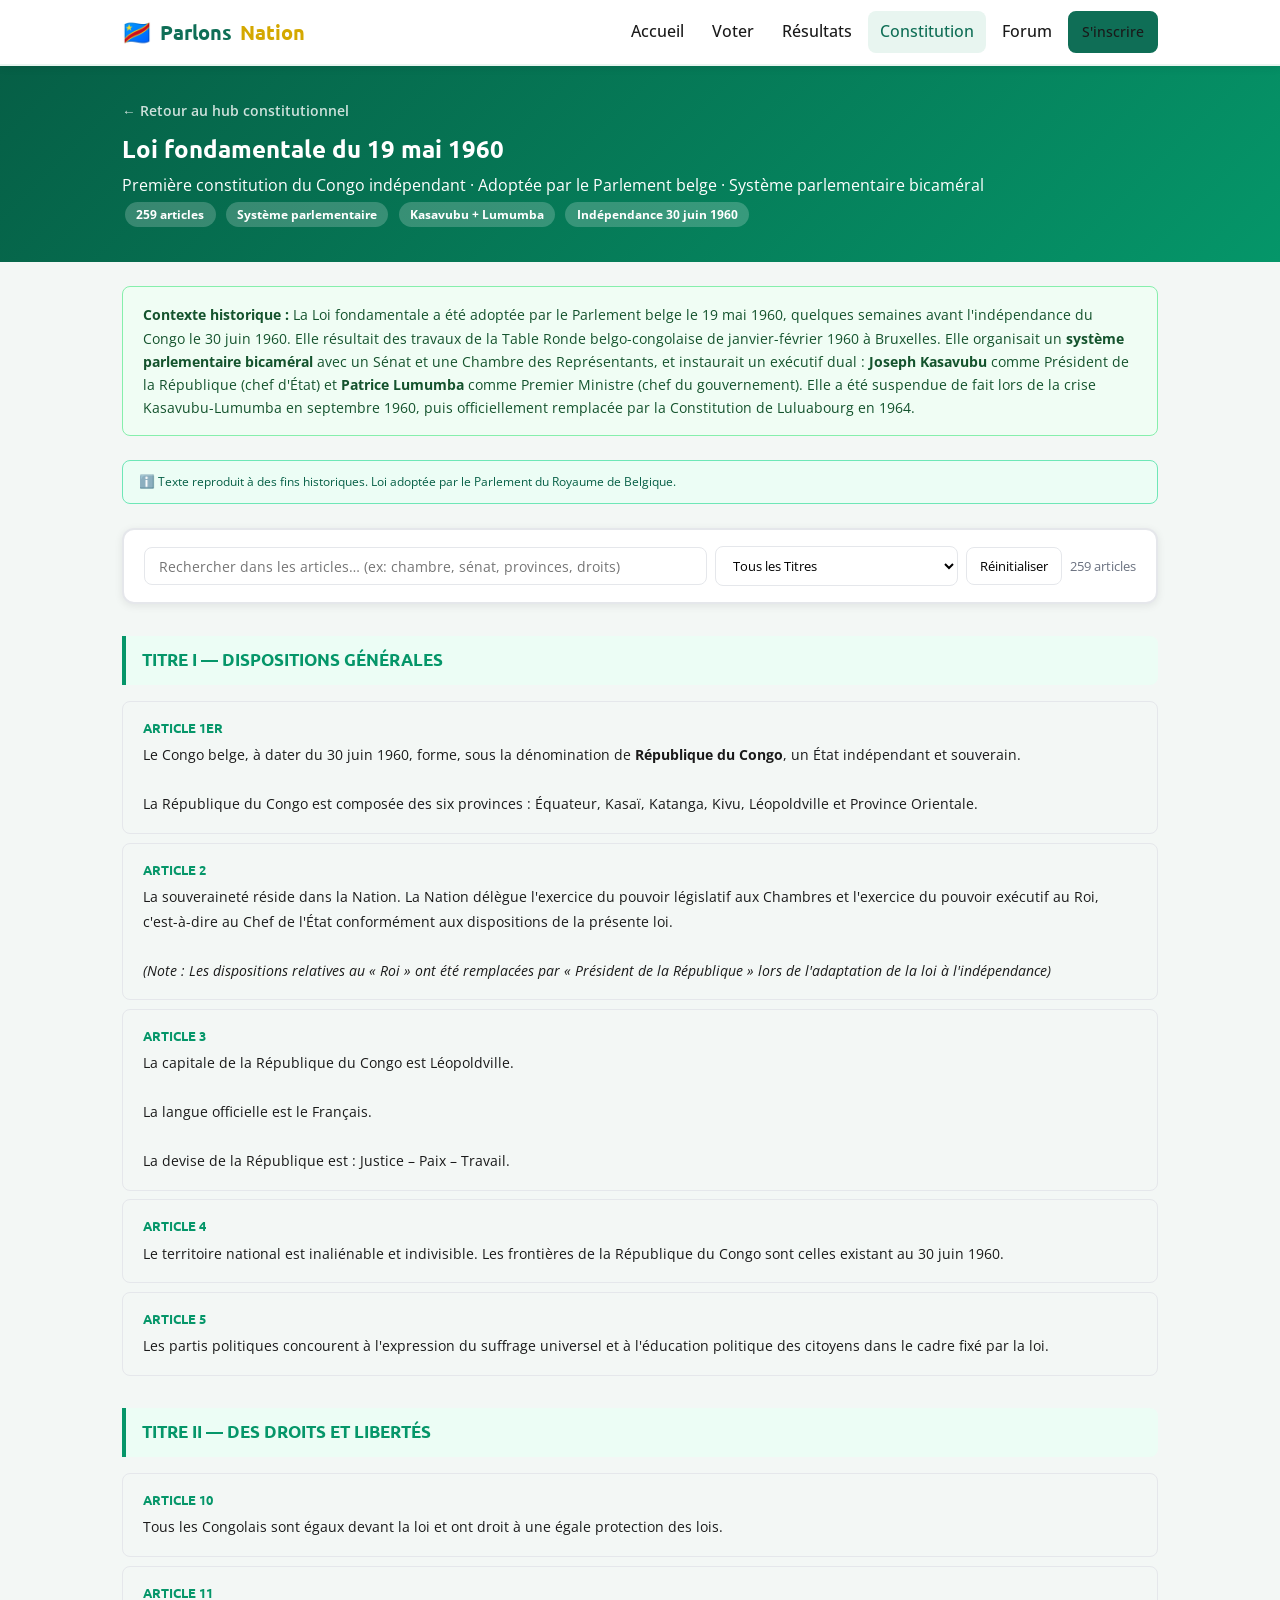
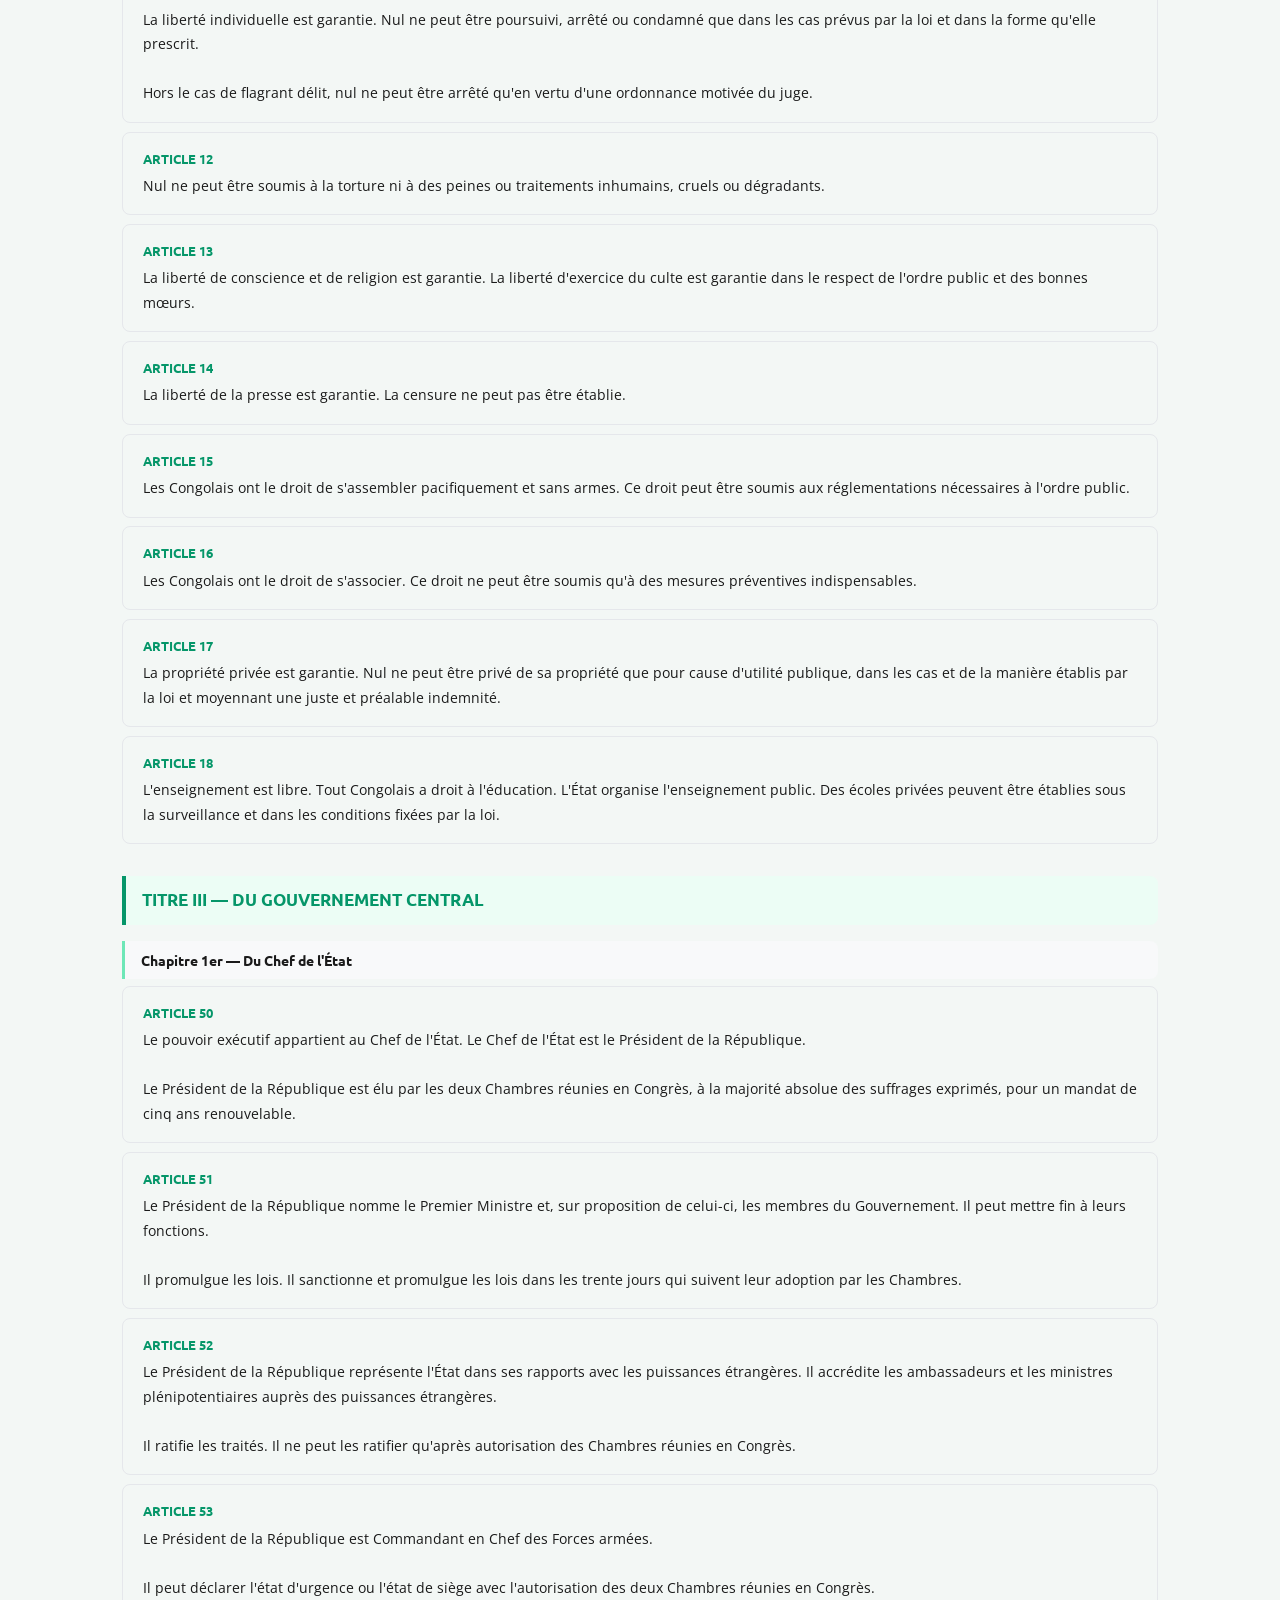
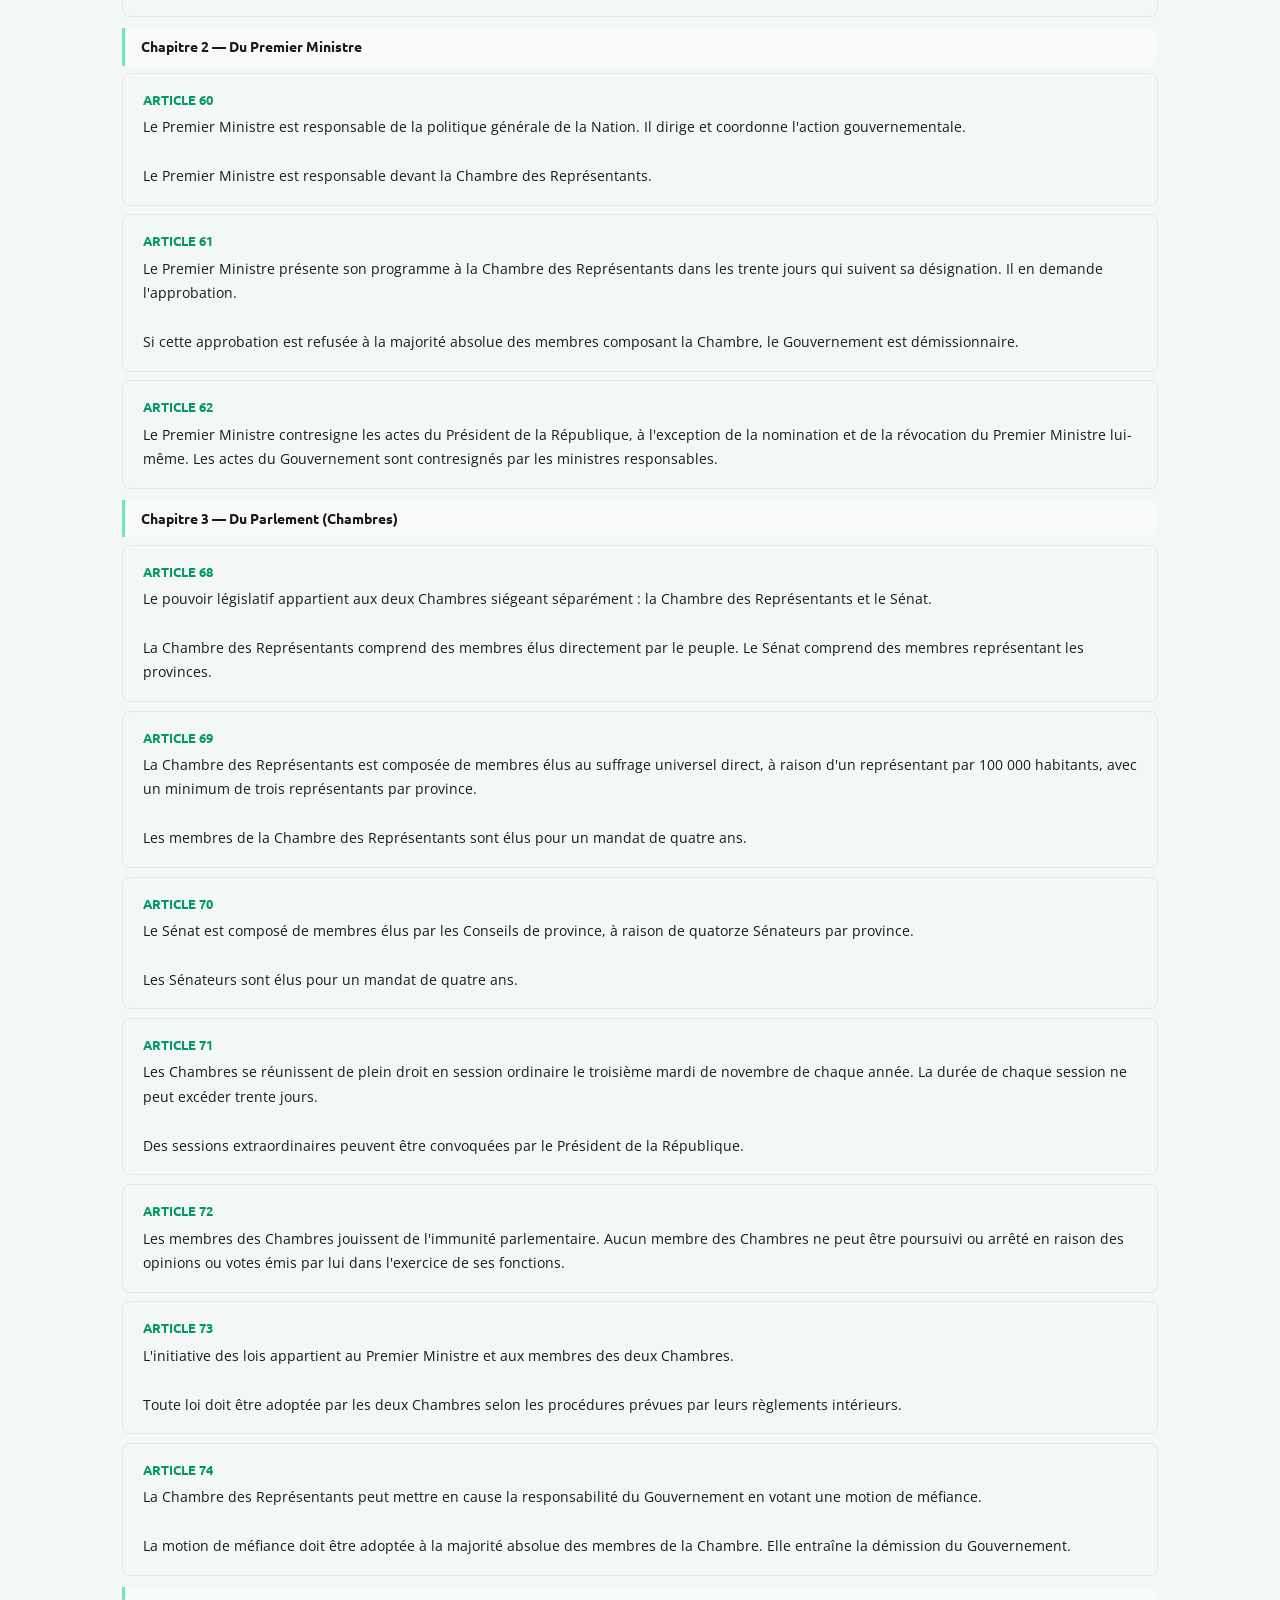
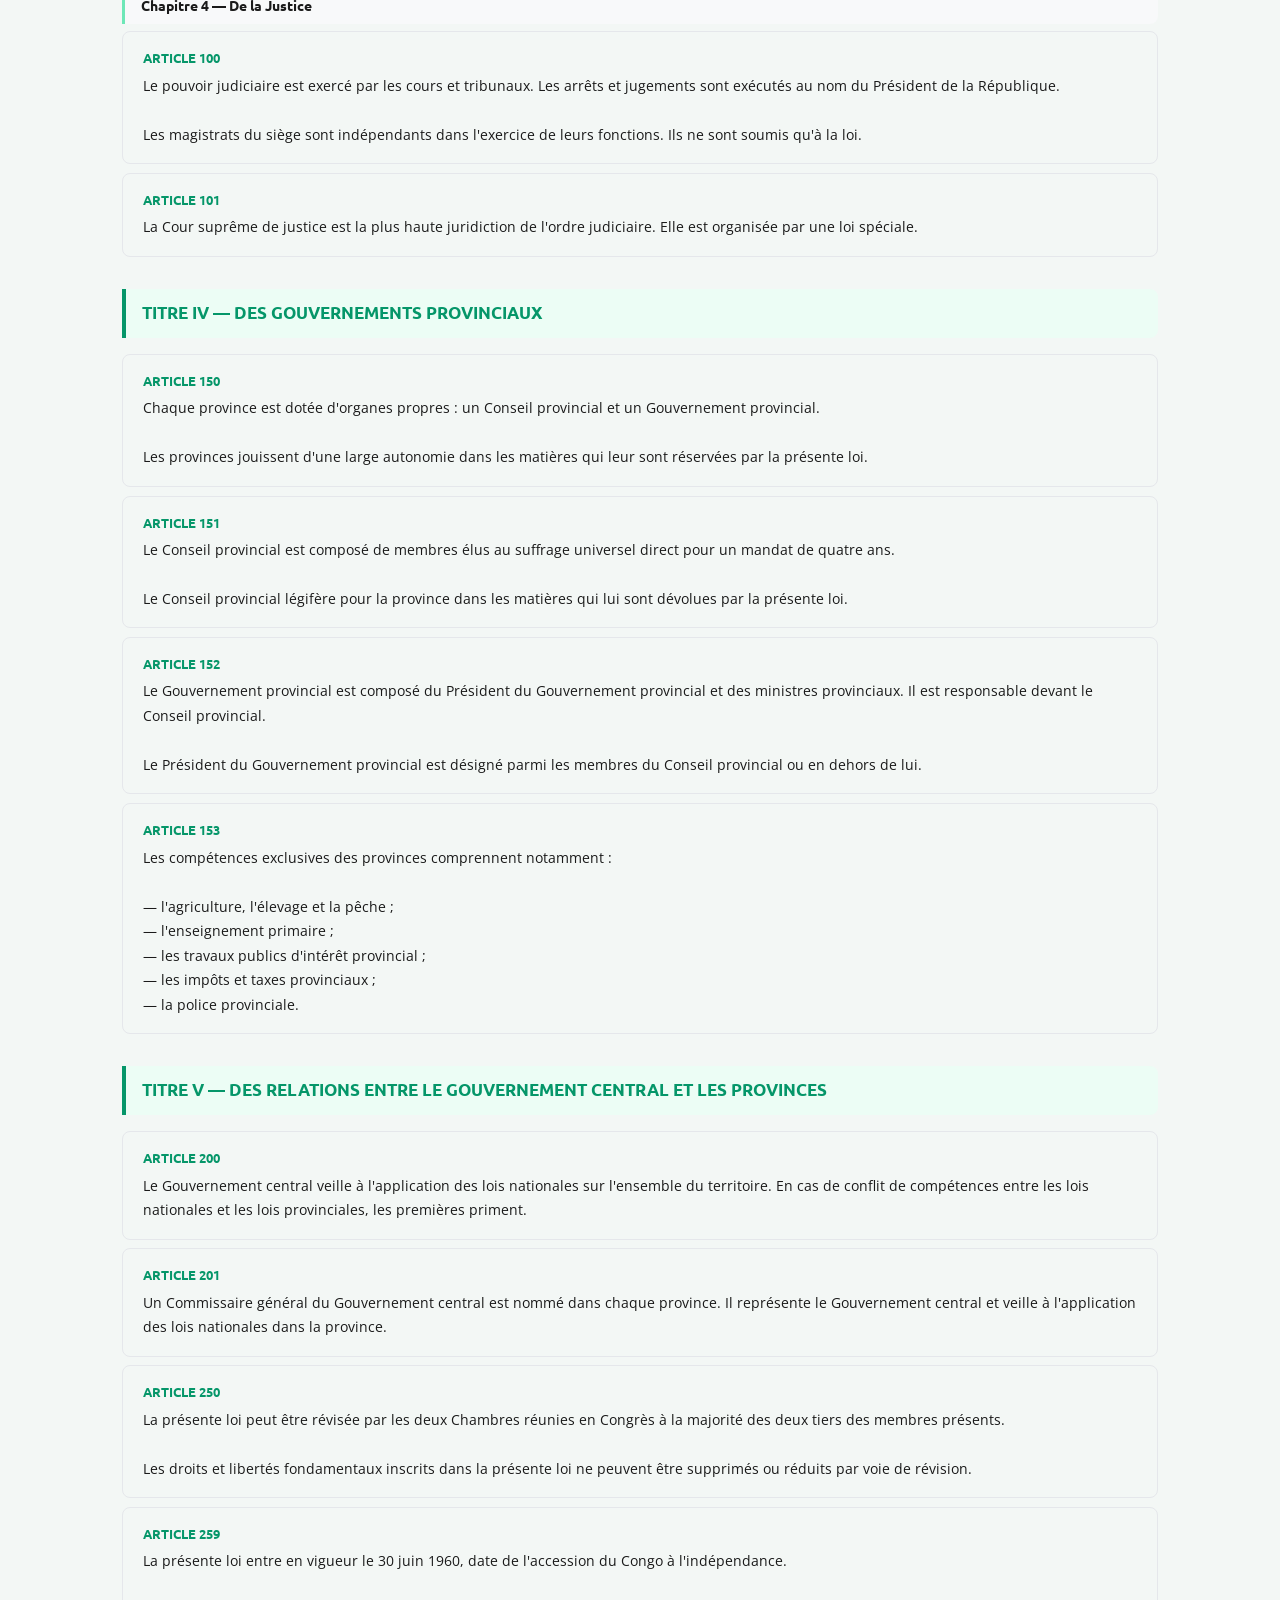
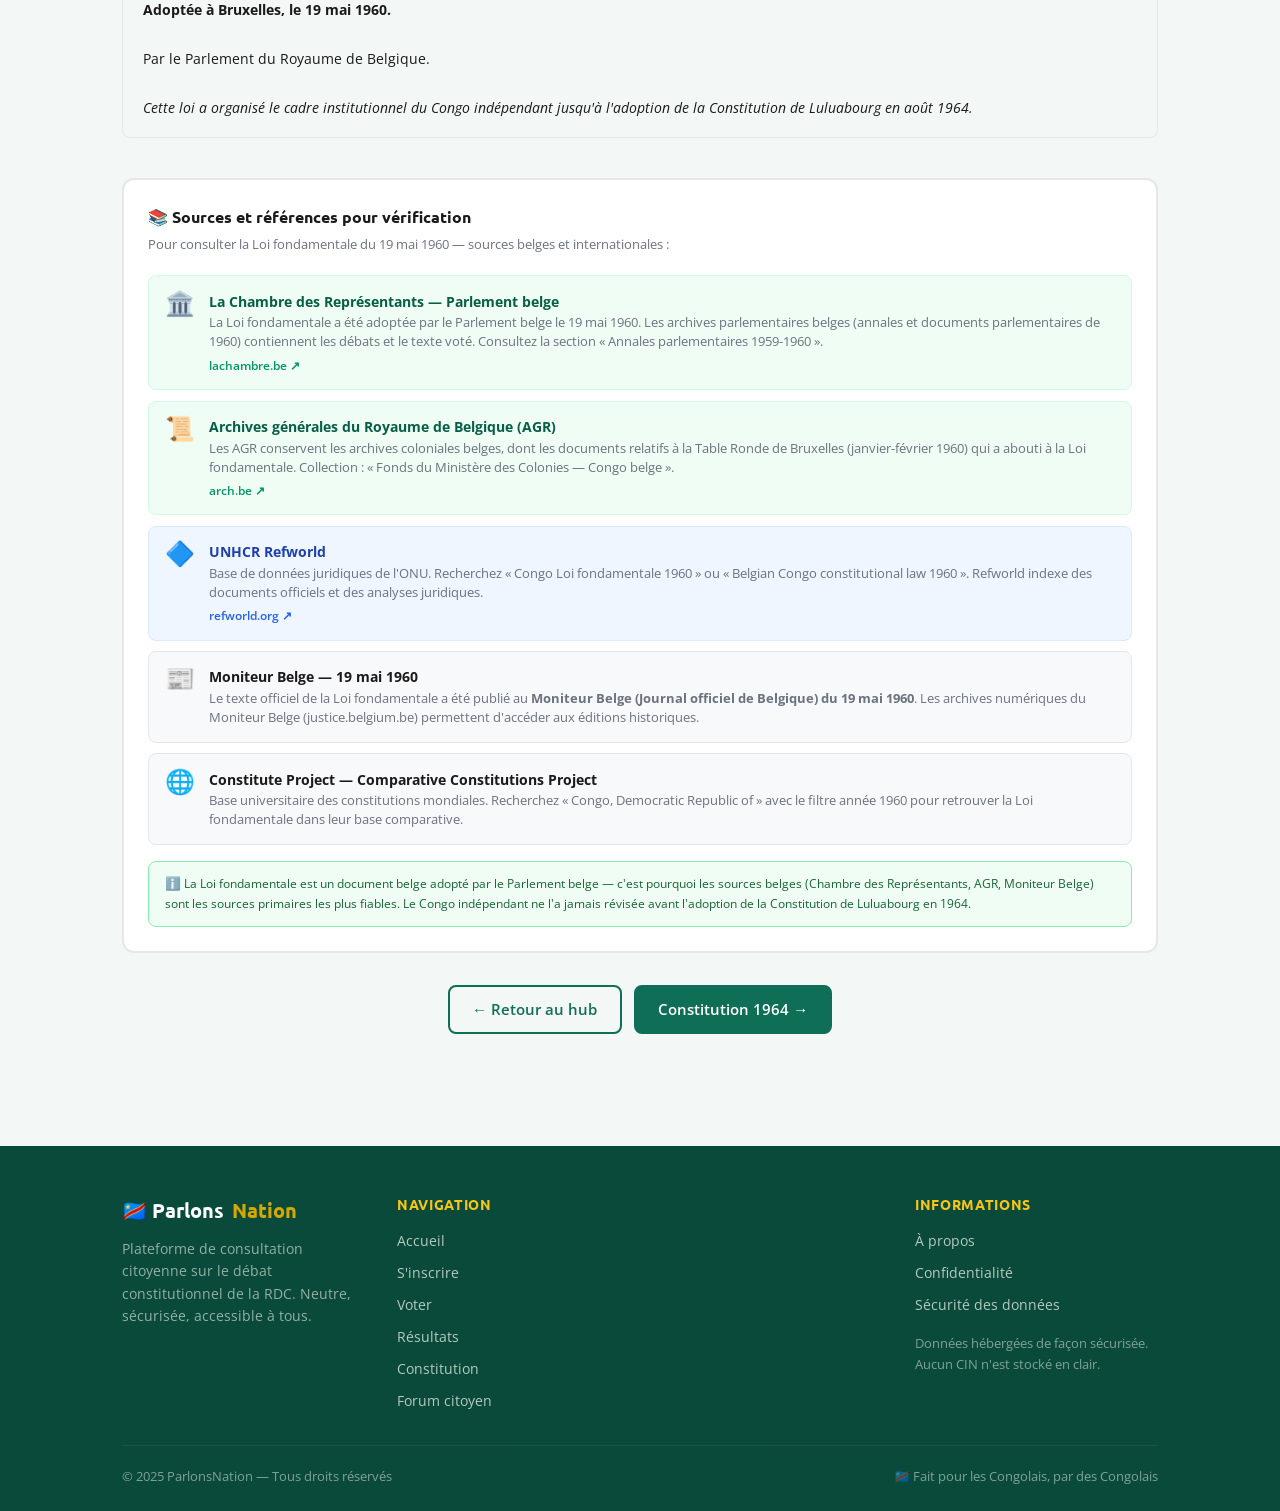
<file: constitution_1960.html>
﻿<!DOCTYPE html>
<html lang="fr">
<head>
  <meta charset="UTF-8">
  <meta name="viewport" content="width=device-width, initial-scale=1.0">
  <title>Loi fondamentale 1960 — ParlonsNation</title>
  <meta name="description" content="Texte de la Loi fondamentale du 19 mai 1960, première constitution du Congo indépendant.">
  <link rel="stylesheet" href="style.css">
  <style>
    .const-page-header{background:linear-gradient(135deg,#065f46 0%,#059669 100%);color:#fff;padding:2rem 0;}
    .const-page-header h1{font-family:var(--font-head);font-size:1.5rem;font-weight:800;margin-bottom:.3rem;}
    .c-pill{padding:.2rem .7rem;border-radius:999px;font-size:.75rem;font-weight:700;background:rgba(255,255,255,.2);color:#fff;display:inline-block;margin:.2rem;}
    .search-bar{background:var(--white);border:2px solid var(--border);border-radius:var(--radius);padding:1rem 1.25rem;margin:1.5rem 0;display:flex;flex-wrap:wrap;gap:.5rem;align-items:center;position:sticky;top:60px;z-index:50;box-shadow:0 2px 8px rgba(0,0,0,.08);}
    .search-bar input{flex:1;min-width:150px;padding:.55rem .9rem;border:1.5px solid var(--border);border-radius:var(--radius-sm);font-size:.88rem;font-family:var(--font-body);}
    .search-bar input:focus{outline:none;border-color:#059669;}
    .search-bar select,.search-bar button{padding:.55rem .8rem;border:1.5px solid var(--border);border-radius:var(--radius-sm);font-size:.82rem;background:var(--white);font-family:var(--font-body);cursor:pointer;}
    .result-count{font-size:.8rem;color:var(--text-muted);}
    .titre-heading{font-family:var(--font-head);font-size:1.05rem;font-weight:800;text-transform:uppercase;color:#059669;padding:.7rem 1rem;background:#ecfdf5;border-left:4px solid #059669;border-radius:0 var(--radius-sm) var(--radius-sm) 0;margin:2rem 0 1rem;}
    .chapitre-heading{font-family:var(--font-head);font-size:.9rem;font-weight:700;color:var(--text);padding:.45rem 1rem;background:#f8f9fa;border-left:3px solid #6ee7b7;border-radius:0 var(--radius-sm) var(--radius-sm) 0;margin:.7rem 0 .45rem;}
    .article-block{border:1px solid var(--border);border-radius:var(--radius-sm);padding:1rem 1.25rem;margin-bottom:.55rem;scroll-margin-top:120px;}
    .article-block:target{background:#ecfdf5;border-color:#6ee7b7;}
    .art-num{font-family:var(--font-head);font-size:.8rem;font-weight:800;text-transform:uppercase;color:#059669;margin-bottom:.3rem;}
    .art-num a{color:inherit;text-decoration:none;}
    .art-num a:hover{text-decoration:underline;}
    .art-text{font-size:.875rem;color:var(--text);line-height:1.75;}
    .back-link{color:rgba(255,255,255,.8);font-size:.85rem;font-weight:600;text-decoration:none;display:inline-block;margin-bottom:.5rem;}
    .disclaimer-box{background:#ecfdf5;border:1px solid #6ee7b7;border-radius:var(--radius-sm);padding:.7rem 1rem;font-size:.78rem;color:#065f46;margin-bottom:1.5rem;}
    .context-box{background:#f0fdf4;border:1px solid #86efac;border-radius:var(--radius-sm);padding:1rem 1.25rem;margin-bottom:1.5rem;font-size:.85rem;color:#14532d;line-height:1.7;}
    .no-result{text-align:center;padding:2rem;color:var(--text-muted);}
  </style>
</head>
<body>
  <!-- Navigation -->
<nav class="navbar">
  <div class="container">
    <a href="index.html" class="logo"><span class="logo-icon">🇨🇩</span> Parlons<span>Nation</span></a>
    <button class="nav-toggle" id="navToggle">☰</button>
    <ul class="nav-links" id="navLinks">
      <li><a href="index.html">Accueil</a></li>
      <li><a href="voter.html">Voter</a></li>
      <li><a href="resultats.html">Résultats</a></li>
      <li><a href="constitution.html" class="active">Constitution</a></li>
      <li><a href="forum.html">Forum</a></li>
      <li><a href="inscription.html" class="btn btn-primary btn-sm">S'inscrire</a></li>
    </ul>
  </div>
</nav>

  <div class="const-page-header">
    <div class="container">
      <a href="constitution.html" class="back-link">← Retour au hub constitutionnel</a>
      <h1>Loi fondamentale du 19 mai 1960</h1>
      <p>Première constitution du Congo indépendant · Adoptée par le Parlement belge · Système parlementaire bicaméral</p>
      <div>
        <span class="c-pill">259 articles</span>
        <span class="c-pill">Système parlementaire</span>
        <span class="c-pill">Kasavubu + Lumumba</span>
        <span class="c-pill">Indépendance 30 juin 1960</span>
      </div>
    </div>
  </div>

  <div class="container" style="padding-top:1.5rem;padding-bottom:3rem;">
    <div class="context-box">
      <strong>Contexte historique :</strong> La Loi fondamentale a été adoptée par le Parlement belge le 19 mai 1960, quelques semaines avant l'indépendance du Congo le 30 juin 1960. Elle résultait des travaux de la Table Ronde belgo-congolaise de janvier-février 1960 à Bruxelles. Elle organisait un <strong>système parlementaire bicaméral</strong> avec un Sénat et une Chambre des Représentants, et instaurait un exécutif dual : <strong>Joseph Kasavubu</strong> comme Président de la République (chef d'État) et <strong>Patrice Lumumba</strong> comme Premier Ministre (chef du gouvernement). Elle a été suspendue de fait lors de la crise Kasavubu-Lumumba en septembre 1960, puis officiellement remplacée par la Constitution de Luluabourg en 1964.
    </div>
    <div class="disclaimer-box">ℹ️ Texte reproduit à des fins historiques. Loi adoptée par le Parlement du Royaume de Belgique.</div>

    <div class="search-bar">
      <input type="text" id="searchInput" placeholder="Rechercher dans les articles… (ex: chambre, sénat, provinces, droits)" autocomplete="off">
      <select id="filtreSection">
        <option value="">Tous les Titres</option>
        <option value="I">Titre I — État et Souveraineté</option>
        <option value="II">Titre II — Droits et Libertés</option>
        <option value="III">Titre III — Gouvernement central</option>
        <option value="IV">Titre IV — Provinces</option>
        <option value="V">Titre V — Dispositions diverses</option>
      </select>
      <button id="resetBtn">Réinitialiser</button>
      <span class="result-count" id="resultCount">259 articles</span>
    </div>

    <div id="articlesContainer">
      <div class="titre-heading" id="titre-I">TITRE I — DISPOSITIONS GÉNÉRALES</div>

      <div class="article-block" id="art-1" data-titre="I">
        <div class="art-num"><a href="#art-1">Article 1er</a></div>
        <div class="art-text">Le Congo belge, à dater du 30 juin 1960, forme, sous la dénomination de <strong>République du Congo</strong>, un État indépendant et souverain.<br><br>
        La République du Congo est composée des six provinces : Équateur, Kasaï, Katanga, Kivu, Léopoldville et Province Orientale.</div>
      </div>

      <div class="article-block" id="art-2" data-titre="I">
        <div class="art-num"><a href="#art-2">Article 2</a></div>
        <div class="art-text">La souveraineté réside dans la Nation. La Nation délègue l'exercice du pouvoir législatif aux Chambres et l'exercice du pouvoir exécutif au Roi, c'est-à-dire au Chef de l'État conformément aux dispositions de la présente loi.<br><br>
        <em>(Note : Les dispositions relatives au « Roi » ont été remplacées par « Président de la République » lors de l'adaptation de la loi à l'indépendance)</em></div>
      </div>

      <div class="article-block" id="art-3" data-titre="I">
        <div class="art-num"><a href="#art-3">Article 3</a></div>
        <div class="art-text">La capitale de la République du Congo est Léopoldville.<br><br>
        La langue officielle est le Français.<br><br>
        La devise de la République est : Justice – Paix – Travail.</div>
      </div>

      <div class="article-block" id="art-4" data-titre="I">
        <div class="art-num"><a href="#art-4">Article 4</a></div>
        <div class="art-text">Le territoire national est inaliénable et indivisible. Les frontières de la République du Congo sont celles existant au 30 juin 1960.</div>
      </div>

      <div class="article-block" id="art-5" data-titre="I">
        <div class="art-num"><a href="#art-5">Article 5</a></div>
        <div class="art-text">Les partis politiques concourent à l'expression du suffrage universel et à l'éducation politique des citoyens dans le cadre fixé par la loi.</div>
      </div>

      <div class="titre-heading" id="titre-II">TITRE II — DES DROITS ET LIBERTÉS</div>

      <div class="article-block" id="art-10" data-titre="II">
        <div class="art-num"><a href="#art-10">Article 10</a></div>
        <div class="art-text">Tous les Congolais sont égaux devant la loi et ont droit à une égale protection des lois.</div>
      </div>

      <div class="article-block" id="art-11" data-titre="II">
        <div class="art-num"><a href="#art-11">Article 11</a></div>
        <div class="art-text">La liberté individuelle est garantie. Nul ne peut être poursuivi, arrêté ou condamné que dans les cas prévus par la loi et dans la forme qu'elle prescrit.<br><br>
        Hors le cas de flagrant délit, nul ne peut être arrêté qu'en vertu d'une ordonnance motivée du juge.</div>
      </div>

      <div class="article-block" id="art-12" data-titre="II">
        <div class="art-num"><a href="#art-12">Article 12</a></div>
        <div class="art-text">Nul ne peut être soumis à la torture ni à des peines ou traitements inhumains, cruels ou dégradants.</div>
      </div>

      <div class="article-block" id="art-13" data-titre="II">
        <div class="art-num"><a href="#art-13">Article 13</a></div>
        <div class="art-text">La liberté de conscience et de religion est garantie. La liberté d'exercice du culte est garantie dans le respect de l'ordre public et des bonnes mœurs.</div>
      </div>

      <div class="article-block" id="art-14" data-titre="II">
        <div class="art-num"><a href="#art-14">Article 14</a></div>
        <div class="art-text">La liberté de la presse est garantie. La censure ne peut pas être établie.</div>
      </div>

      <div class="article-block" id="art-15" data-titre="II">
        <div class="art-num"><a href="#art-15">Article 15</a></div>
        <div class="art-text">Les Congolais ont le droit de s'assembler pacifiquement et sans armes. Ce droit peut être soumis aux réglementations nécessaires à l'ordre public.</div>
      </div>

      <div class="article-block" id="art-16" data-titre="II">
        <div class="art-num"><a href="#art-16">Article 16</a></div>
        <div class="art-text">Les Congolais ont le droit de s'associer. Ce droit ne peut être soumis qu'à des mesures préventives indispensables.</div>
      </div>

      <div class="article-block" id="art-17" data-titre="II">
        <div class="art-num"><a href="#art-17">Article 17</a></div>
        <div class="art-text">La propriété privée est garantie. Nul ne peut être privé de sa propriété que pour cause d'utilité publique, dans les cas et de la manière établis par la loi et moyennant une juste et préalable indemnité.</div>
      </div>

      <div class="article-block" id="art-18" data-titre="II">
        <div class="art-num"><a href="#art-18">Article 18</a></div>
        <div class="art-text">L'enseignement est libre. Tout Congolais a droit à l'éducation. L'État organise l'enseignement public. Des écoles privées peuvent être établies sous la surveillance et dans les conditions fixées par la loi.</div>
      </div>

      <div class="titre-heading" id="titre-III">TITRE III — DU GOUVERNEMENT CENTRAL</div>
      <div class="chapitre-heading">Chapitre 1er — Du Chef de l'État</div>

      <div class="article-block" id="art-50" data-titre="III">
        <div class="art-num"><a href="#art-50">Article 50</a></div>
        <div class="art-text">Le pouvoir exécutif appartient au Chef de l'État. Le Chef de l'État est le Président de la République.<br><br>
        Le Président de la République est élu par les deux Chambres réunies en Congrès, à la majorité absolue des suffrages exprimés, pour un mandat de cinq ans renouvelable.</div>
      </div>

      <div class="article-block" id="art-51" data-titre="III">
        <div class="art-num"><a href="#art-51">Article 51</a></div>
        <div class="art-text">Le Président de la République nomme le Premier Ministre et, sur proposition de celui-ci, les membres du Gouvernement. Il peut mettre fin à leurs fonctions.<br><br>
        Il promulgue les lois. Il sanctionne et promulgue les lois dans les trente jours qui suivent leur adoption par les Chambres.</div>
      </div>

      <div class="article-block" id="art-52" data-titre="III">
        <div class="art-num"><a href="#art-52">Article 52</a></div>
        <div class="art-text">Le Président de la République représente l'État dans ses rapports avec les puissances étrangères. Il accrédite les ambassadeurs et les ministres plénipotentiaires auprès des puissances étrangères.<br><br>
        Il ratifie les traités. Il ne peut les ratifier qu'après autorisation des Chambres réunies en Congrès.</div>
      </div>

      <div class="article-block" id="art-53" data-titre="III">
        <div class="art-num"><a href="#art-53">Article 53</a></div>
        <div class="art-text">Le Président de la République est Commandant en Chef des Forces armées.<br><br>
        Il peut déclarer l'état d'urgence ou l'état de siège avec l'autorisation des deux Chambres réunies en Congrès.</div>
      </div>

      <div class="chapitre-heading">Chapitre 2 — Du Premier Ministre</div>

      <div class="article-block" id="art-60" data-titre="III">
        <div class="art-num"><a href="#art-60">Article 60</a></div>
        <div class="art-text">Le Premier Ministre est responsable de la politique générale de la Nation. Il dirige et coordonne l'action gouvernementale.<br><br>
        Le Premier Ministre est responsable devant la Chambre des Représentants.</div>
      </div>

      <div class="article-block" id="art-61" data-titre="III">
        <div class="art-num"><a href="#art-61">Article 61</a></div>
        <div class="art-text">Le Premier Ministre présente son programme à la Chambre des Représentants dans les trente jours qui suivent sa désignation. Il en demande l'approbation.<br><br>
        Si cette approbation est refusée à la majorité absolue des membres composant la Chambre, le Gouvernement est démissionnaire.</div>
      </div>

      <div class="article-block" id="art-62" data-titre="III">
        <div class="art-num"><a href="#art-62">Article 62</a></div>
        <div class="art-text">Le Premier Ministre contresigne les actes du Président de la République, à l'exception de la nomination et de la révocation du Premier Ministre lui-même. Les actes du Gouvernement sont contresignés par les ministres responsables.</div>
      </div>

      <div class="chapitre-heading">Chapitre 3 — Du Parlement (Chambres)</div>

      <div class="article-block" id="art-68" data-titre="III">
        <div class="art-num"><a href="#art-68">Article 68</a></div>
        <div class="art-text">Le pouvoir législatif appartient aux deux Chambres siégeant séparément : la Chambre des Représentants et le Sénat.<br><br>
        La Chambre des Représentants comprend des membres élus directement par le peuple. Le Sénat comprend des membres représentant les provinces.</div>
      </div>

      <div class="article-block" id="art-69" data-titre="III">
        <div class="art-num"><a href="#art-69">Article 69</a></div>
        <div class="art-text">La Chambre des Représentants est composée de membres élus au suffrage universel direct, à raison d'un représentant par 100 000 habitants, avec un minimum de trois représentants par province.<br><br>
        Les membres de la Chambre des Représentants sont élus pour un mandat de quatre ans.</div>
      </div>

      <div class="article-block" id="art-70" data-titre="III">
        <div class="art-num"><a href="#art-70">Article 70</a></div>
        <div class="art-text">Le Sénat est composé de membres élus par les Conseils de province, à raison de quatorze Sénateurs par province.<br><br>
        Les Sénateurs sont élus pour un mandat de quatre ans.</div>
      </div>

      <div class="article-block" id="art-71" data-titre="III">
        <div class="art-num"><a href="#art-71">Article 71</a></div>
        <div class="art-text">Les Chambres se réunissent de plein droit en session ordinaire le troisième mardi de novembre de chaque année. La durée de chaque session ne peut excéder trente jours.<br><br>
        Des sessions extraordinaires peuvent être convoquées par le Président de la République.</div>
      </div>

      <div class="article-block" id="art-72" data-titre="III">
        <div class="art-num"><a href="#art-72">Article 72</a></div>
        <div class="art-text">Les membres des Chambres jouissent de l'immunité parlementaire. Aucun membre des Chambres ne peut être poursuivi ou arrêté en raison des opinions ou votes émis par lui dans l'exercice de ses fonctions.</div>
      </div>

      <div class="article-block" id="art-73" data-titre="III">
        <div class="art-num"><a href="#art-73">Article 73</a></div>
        <div class="art-text">L'initiative des lois appartient au Premier Ministre et aux membres des deux Chambres.<br><br>
        Toute loi doit être adoptée par les deux Chambres selon les procédures prévues par leurs règlements intérieurs.</div>
      </div>

      <div class="article-block" id="art-74" data-titre="III">
        <div class="art-num"><a href="#art-74">Article 74</a></div>
        <div class="art-text">La Chambre des Représentants peut mettre en cause la responsabilité du Gouvernement en votant une motion de méfiance.<br><br>
        La motion de méfiance doit être adoptée à la majorité absolue des membres de la Chambre. Elle entraîne la démission du Gouvernement.</div>
      </div>

      <div class="chapitre-heading">Chapitre 4 — De la Justice</div>

      <div class="article-block" id="art-100" data-titre="III">
        <div class="art-num"><a href="#art-100">Article 100</a></div>
        <div class="art-text">Le pouvoir judiciaire est exercé par les cours et tribunaux. Les arrêts et jugements sont exécutés au nom du Président de la République.<br><br>
        Les magistrats du siège sont indépendants dans l'exercice de leurs fonctions. Ils ne sont soumis qu'à la loi.</div>
      </div>

      <div class="article-block" id="art-101" data-titre="III">
        <div class="art-num"><a href="#art-101">Article 101</a></div>
        <div class="art-text">La Cour suprême de justice est la plus haute juridiction de l'ordre judiciaire. Elle est organisée par une loi spéciale.</div>
      </div>

      <div class="titre-heading" id="titre-IV">TITRE IV — DES GOUVERNEMENTS PROVINCIAUX</div>

      <div class="article-block" id="art-150" data-titre="IV">
        <div class="art-num"><a href="#art-150">Article 150</a></div>
        <div class="art-text">Chaque province est dotée d'organes propres : un Conseil provincial et un Gouvernement provincial.<br><br>
        Les provinces jouissent d'une large autonomie dans les matières qui leur sont réservées par la présente loi.</div>
      </div>

      <div class="article-block" id="art-151" data-titre="IV">
        <div class="art-num"><a href="#art-151">Article 151</a></div>
        <div class="art-text">Le Conseil provincial est composé de membres élus au suffrage universel direct pour un mandat de quatre ans.<br><br>
        Le Conseil provincial légifère pour la province dans les matières qui lui sont dévolues par la présente loi.</div>
      </div>

      <div class="article-block" id="art-152" data-titre="IV">
        <div class="art-num"><a href="#art-152">Article 152</a></div>
        <div class="art-text">Le Gouvernement provincial est composé du Président du Gouvernement provincial et des ministres provinciaux. Il est responsable devant le Conseil provincial.<br><br>
        Le Président du Gouvernement provincial est désigné parmi les membres du Conseil provincial ou en dehors de lui.</div>
      </div>

      <div class="article-block" id="art-153" data-titre="IV">
        <div class="art-num"><a href="#art-153">Article 153</a></div>
        <div class="art-text">Les compétences exclusives des provinces comprennent notamment :<br><br>
        — l'agriculture, l'élevage et la pêche ;<br>
        — l'enseignement primaire ;<br>
        — les travaux publics d'intérêt provincial ;<br>
        — les impôts et taxes provinciaux ;<br>
        — la police provinciale.</div>
      </div>

      <div class="titre-heading" id="titre-V">TITRE V — DES RELATIONS ENTRE LE GOUVERNEMENT CENTRAL ET LES PROVINCES</div>

      <div class="article-block" id="art-200" data-titre="V">
        <div class="art-num"><a href="#art-200">Article 200</a></div>
        <div class="art-text">Le Gouvernement central veille à l'application des lois nationales sur l'ensemble du territoire. En cas de conflit de compétences entre les lois nationales et les lois provinciales, les premières priment.</div>
      </div>

      <div class="article-block" id="art-201" data-titre="V">
        <div class="art-num"><a href="#art-201">Article 201</a></div>
        <div class="art-text">Un Commissaire général du Gouvernement central est nommé dans chaque province. Il représente le Gouvernement central et veille à l'application des lois nationales dans la province.</div>
      </div>

      <div class="article-block" id="art-250" data-titre="V">
        <div class="art-num"><a href="#art-250">Article 250</a></div>
        <div class="art-text">La présente loi peut être révisée par les deux Chambres réunies en Congrès à la majorité des deux tiers des membres présents.<br><br>
        Les droits et libertés fondamentaux inscrits dans la présente loi ne peuvent être supprimés ou réduits par voie de révision.</div>
      </div>

      <div class="article-block" id="art-259" data-titre="V">
        <div class="art-num"><a href="#art-259">Article 259</a></div>
        <div class="art-text">La présente loi entre en vigueur le 30 juin 1960, date de l'accession du Congo à l'indépendance.<br><br>
        <strong>Adoptée à Bruxelles, le 19 mai 1960.</strong><br><br>
        Par le Parlement du Royaume de Belgique.<br><br>
        <em>Cette loi a organisé le cadre institutionnel du Congo indépendant jusqu'à l'adoption de la Constitution de Luluabourg en août 1964.</em></div>
      </div>

      <div class="no-result" id="noResult" style="display:none;">Aucun article ne correspond à votre recherche.</div>
    </div>

    <!-- RÉFÉRENCES OFFICIELLES -->
    <div id="references" style="margin-top:2.5rem;padding:1.5rem;background:var(--white);border:2px solid var(--border);border-radius:var(--radius);">
      <h3 style="font-family:var(--font-head);font-size:1rem;font-weight:700;margin-bottom:.3rem;color:var(--text);">📚 Sources et références pour vérification</h3>
      <p style="font-size:.83rem;color:var(--text-muted);margin-bottom:1.25rem;line-height:1.6;">Pour consulter la Loi fondamentale du 19 mai 1960 — sources belges et internationales :</p>
      <div style="display:grid;grid-template-columns:1fr;gap:.65rem;">

        <a href="https://www.lachambre.be" target="_blank" rel="noopener noreferrer" style="display:flex;align-items:flex-start;gap:.85rem;padding:.9rem 1rem;border:1.5px solid #d1fae5;border-radius:var(--radius-sm);text-decoration:none;background:#f0fdf4;">
          <div style="font-size:1.5rem;flex-shrink:0;line-height:1;">🏛️</div>
          <div>
            <div style="font-weight:700;font-size:.88rem;color:#065f46;">La Chambre des Représentants — Parlement belge</div>
            <div style="font-size:.8rem;color:var(--text-muted);line-height:1.5;">La Loi fondamentale a été adoptée par le Parlement belge le 19 mai 1960. Les archives parlementaires belges (annales et documents parlementaires de 1960) contiennent les débats et le texte voté. Consultez la section « Annales parlementaires 1959-1960 ».</div>
            <div style="font-size:.75rem;color:#059669;margin-top:.25rem;font-weight:600;">lachambre.be ↗</div>
          </div>
        </a>

        <a href="https://www.arch.be" target="_blank" rel="noopener noreferrer" style="display:flex;align-items:flex-start;gap:.85rem;padding:.9rem 1rem;border:1.5px solid #d1fae5;border-radius:var(--radius-sm);text-decoration:none;background:#f0fdf4;">
          <div style="font-size:1.5rem;flex-shrink:0;line-height:1;">📜</div>
          <div>
            <div style="font-weight:700;font-size:.88rem;color:#065f46;">Archives générales du Royaume de Belgique (AGR)</div>
            <div style="font-size:.8rem;color:var(--text-muted);line-height:1.5;">Les AGR conservent les archives coloniales belges, dont les documents relatifs à la Table Ronde de Bruxelles (janvier-février 1960) qui a abouti à la Loi fondamentale. Collection : « Fonds du Ministère des Colonies — Congo belge ».</div>
            <div style="font-size:.75rem;color:#059669;margin-top:.25rem;font-weight:600;">arch.be ↗</div>
          </div>
        </a>

        <a href="https://www.refworld.org" target="_blank" rel="noopener noreferrer" style="display:flex;align-items:flex-start;gap:.85rem;padding:.9rem 1rem;border:1.5px solid #dbeafe;border-radius:var(--radius-sm);text-decoration:none;background:#eff6ff;">
          <div style="font-size:1.5rem;flex-shrink:0;line-height:1;">🔷</div>
          <div>
            <div style="font-weight:700;font-size:.88rem;color:#1e40af;">UNHCR Refworld</div>
            <div style="font-size:.8rem;color:var(--text-muted);line-height:1.5;">Base de données juridiques de l'ONU. Recherchez « Congo Loi fondamentale 1960 » ou « Belgian Congo constitutional law 1960 ». Refworld indexe des documents officiels et des analyses juridiques.</div>
            <div style="font-size:.75rem;color:#2563eb;margin-top:.25rem;font-weight:600;">refworld.org ↗</div>
          </div>
        </a>

        <div style="display:flex;align-items:flex-start;gap:.85rem;padding:.9rem 1rem;border:1.5px solid var(--border);border-radius:var(--radius-sm);background:#f8f9fa;">
          <div style="font-size:1.5rem;flex-shrink:0;line-height:1;">📰</div>
          <div>
            <div style="font-weight:700;font-size:.88rem;color:var(--text);">Moniteur Belge — 19 mai 1960</div>
            <div style="font-size:.8rem;color:var(--text-muted);line-height:1.5;">Le texte officiel de la Loi fondamentale a été publié au <strong>Moniteur Belge (Journal officiel de Belgique) du 19 mai 1960</strong>. Les archives numériques du Moniteur Belge (justice.belgium.be) permettent d'accéder aux éditions historiques.</div>
          </div>
        </div>

        <div style="display:flex;align-items:flex-start;gap:.85rem;padding:.9rem 1rem;border:1.5px solid var(--border);border-radius:var(--radius-sm);background:#f8f9fa;">
          <div style="font-size:1.5rem;flex-shrink:0;line-height:1;">🌐</div>
          <div>
            <div style="font-weight:700;font-size:.88rem;color:var(--text);">Constitute Project — Comparative Constitutions Project</div>
            <div style="font-size:.8rem;color:var(--text-muted);line-height:1.5;">Base universitaire des constitutions mondiales. Recherchez « Congo, Democratic Republic of » avec le filtre année 1960 pour retrouver la Loi fondamentale dans leur base comparative.</div>
          </div>
        </div>

      </div>
      <div style="margin-top:1rem;padding:.75rem 1rem;background:#f0fdf4;border:1px solid #86efac;border-radius:var(--radius-sm);font-size:.78rem;color:#166534;">
        ℹ️ La Loi fondamentale est un document belge adopté par le Parlement belge — c'est pourquoi les sources belges (Chambre des Représentants, AGR, Moniteur Belge) sont les sources primaires les plus fiables. Le Congo indépendant ne l'a jamais révisée avant l'adoption de la Constitution de Luluabourg en 1964.
      </div>
    </div>

    <div style="text-align:center;margin-top:2rem;">
      <a href="constitution.html" class="btn btn-outline">← Retour au hub</a>
      <a href="constitution_1964.html" class="btn btn-primary" style="margin-left:.5rem;">Constitution 1964 →</a>
    </div>
  </div>
  <!-- Footer -->
<footer class="footer">
  <div class="container">
    <div class="footer-grid">
      <div class="footer-brand">
        <a href="index.html" class="logo">🇨🇩 Parlons<span>Nation</span></a>
        <p>Plateforme de consultation citoyenne sur le débat constitutionnel de la RDC. Neutre, sécurisée, accessible à tous.</p>
      </div>
      <div>
        <h4>Navigation</h4>
        <ul class="footer-links">
          <li><a href="index.html">Accueil</a></li>
          <li><a href="inscription.html">S'inscrire</a></li>
          <li><a href="voter.html">Voter</a></li>
          <li><a href="resultats.html">Résultats</a></li>
          <li><a href="constitution.html">Constitution</a></li>
          <li><a href="forum.html">Forum citoyen</a></li>
        </ul>
      </div>
      <div>
        <h4>Informations</h4>
        <ul class="footer-links">
          <li><a href="#">À propos</a></li>
          <li><a href="#">Confidentialité</a></li>
          <li><a href="#">Sécurité des données</a></li>
        </ul>
        <div style="margin-top:1rem;">
          <p style="font-size:0.8rem;opacity:0.6;">Données hébergées de façon sécurisée.<br>Aucun CIN n'est stocké en clair.</p>
        </div>
      </div>
    </div>
    <div class="footer-bottom">
      <span>© 2025 ParlonsNation — Tous droits réservés</span>
      <span>🇨🇩 Fait pour les Congolais, par des Congolais</span>
    </div>
  </div>
</footer>
  <script>
    document.getElementById('navToggle').addEventListener('click',function(){document.getElementById('navLinks').classList.toggle('open');this.classList.toggle('active');});
    const arts=Array.from(document.querySelectorAll('.article-block')),hdrs=document.querySelectorAll('.titre-heading,.chapitre-heading'),tot=arts.length,cnt=document.getElementById('resultCount');
    function doFilter(){const q=document.getElementById('searchInput').value.toLowerCase().trim(),t=document.getElementById('filtreSection').value;let v=0;arts.forEach(a=>{const s=(!q||a.textContent.toLowerCase().includes(q))&&(!t||a.dataset.titre===t);a.style.display=s?'':'none';if(s)v++;});hdrs.forEach(h=>{let n=h.nextElementSibling,hv=false;while(n&&!n.classList.contains('titre-heading')){if(n.classList.contains('article-block')&&n.style.display!=='none'){hv=true;break;}n=n.nextElementSibling;}h.style.display=hv?'':'none';});cnt.textContent=(q||t)?`${v}/${tot} articles`:`${tot} articles`;document.getElementById('noResult').style.display=v===0?'':'none';}
    document.getElementById('searchInput').addEventListener('input',doFilter);document.getElementById('filtreSection').addEventListener('change',doFilter);document.getElementById('resetBtn').addEventListener('click',()=>{document.getElementById('searchInput').value='';document.getElementById('filtreSection').value='';doFilter();});
  </script>
</body>
</html>
</file>
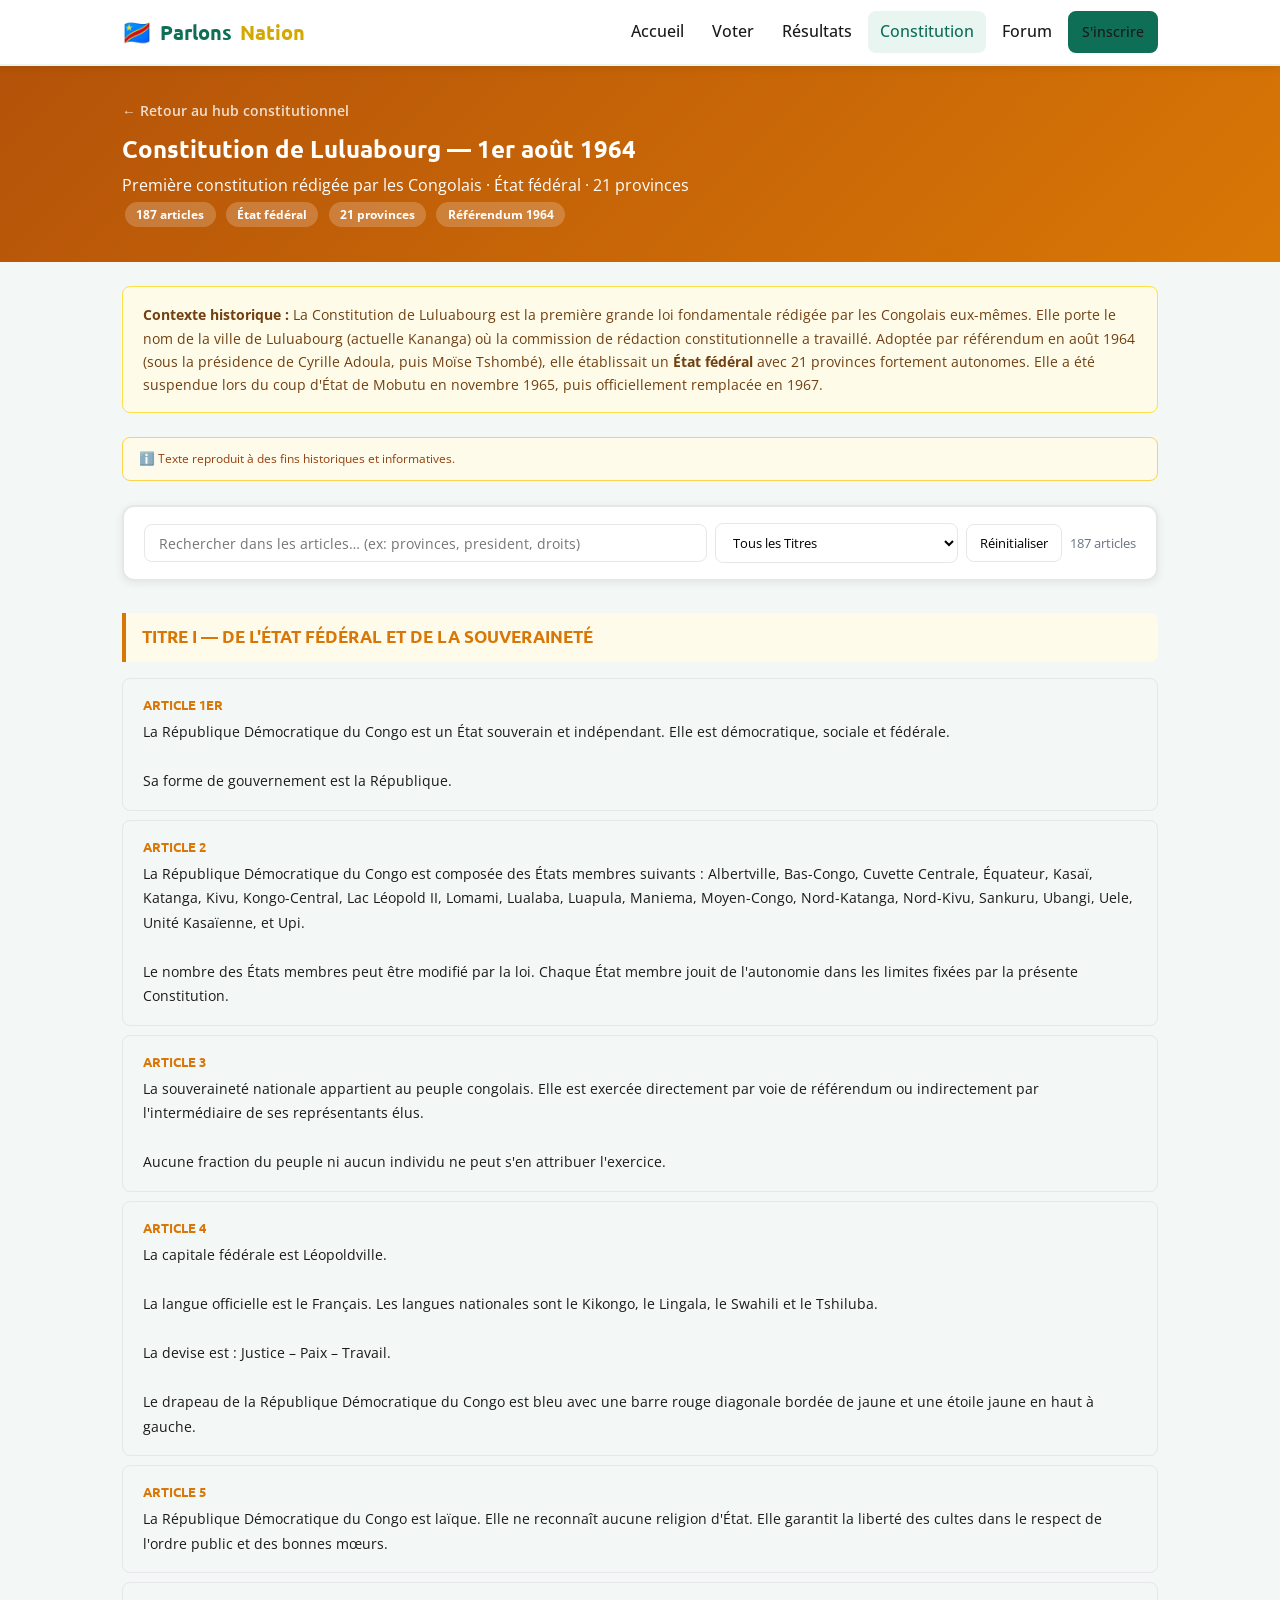
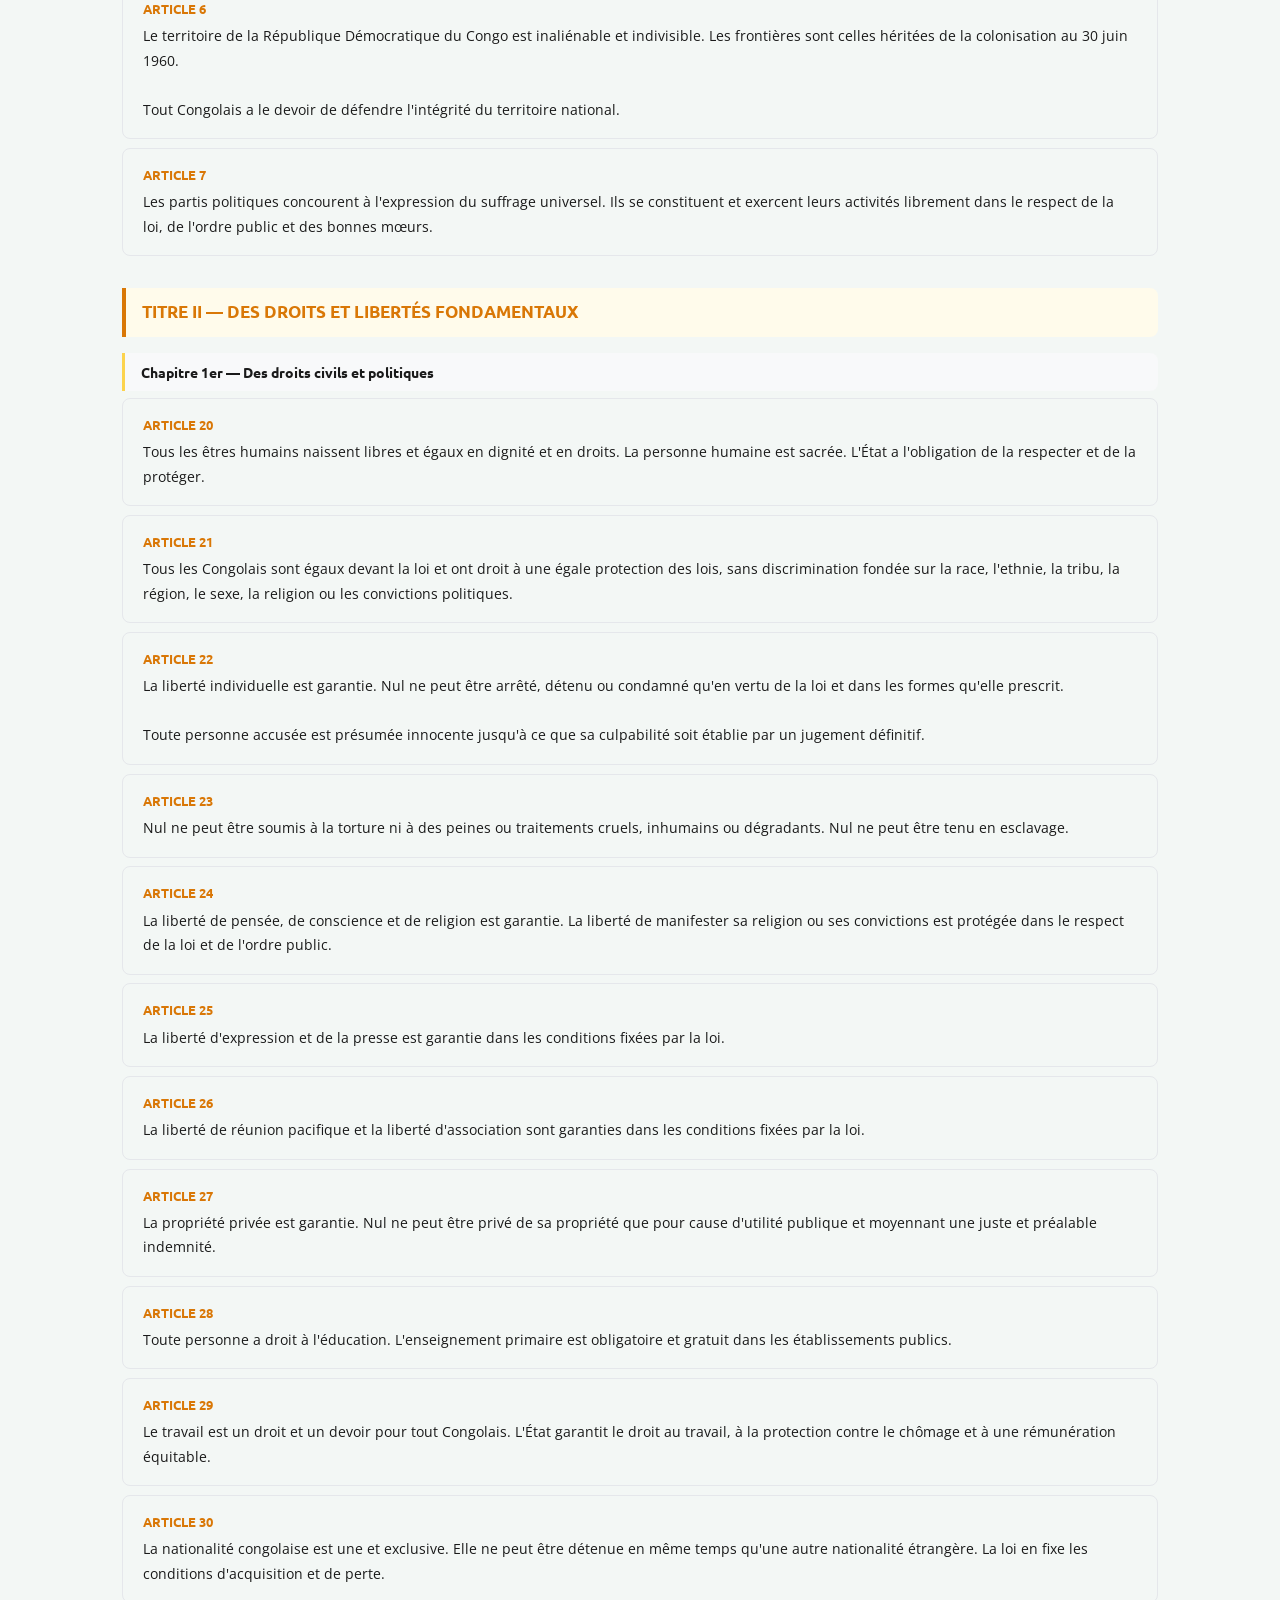
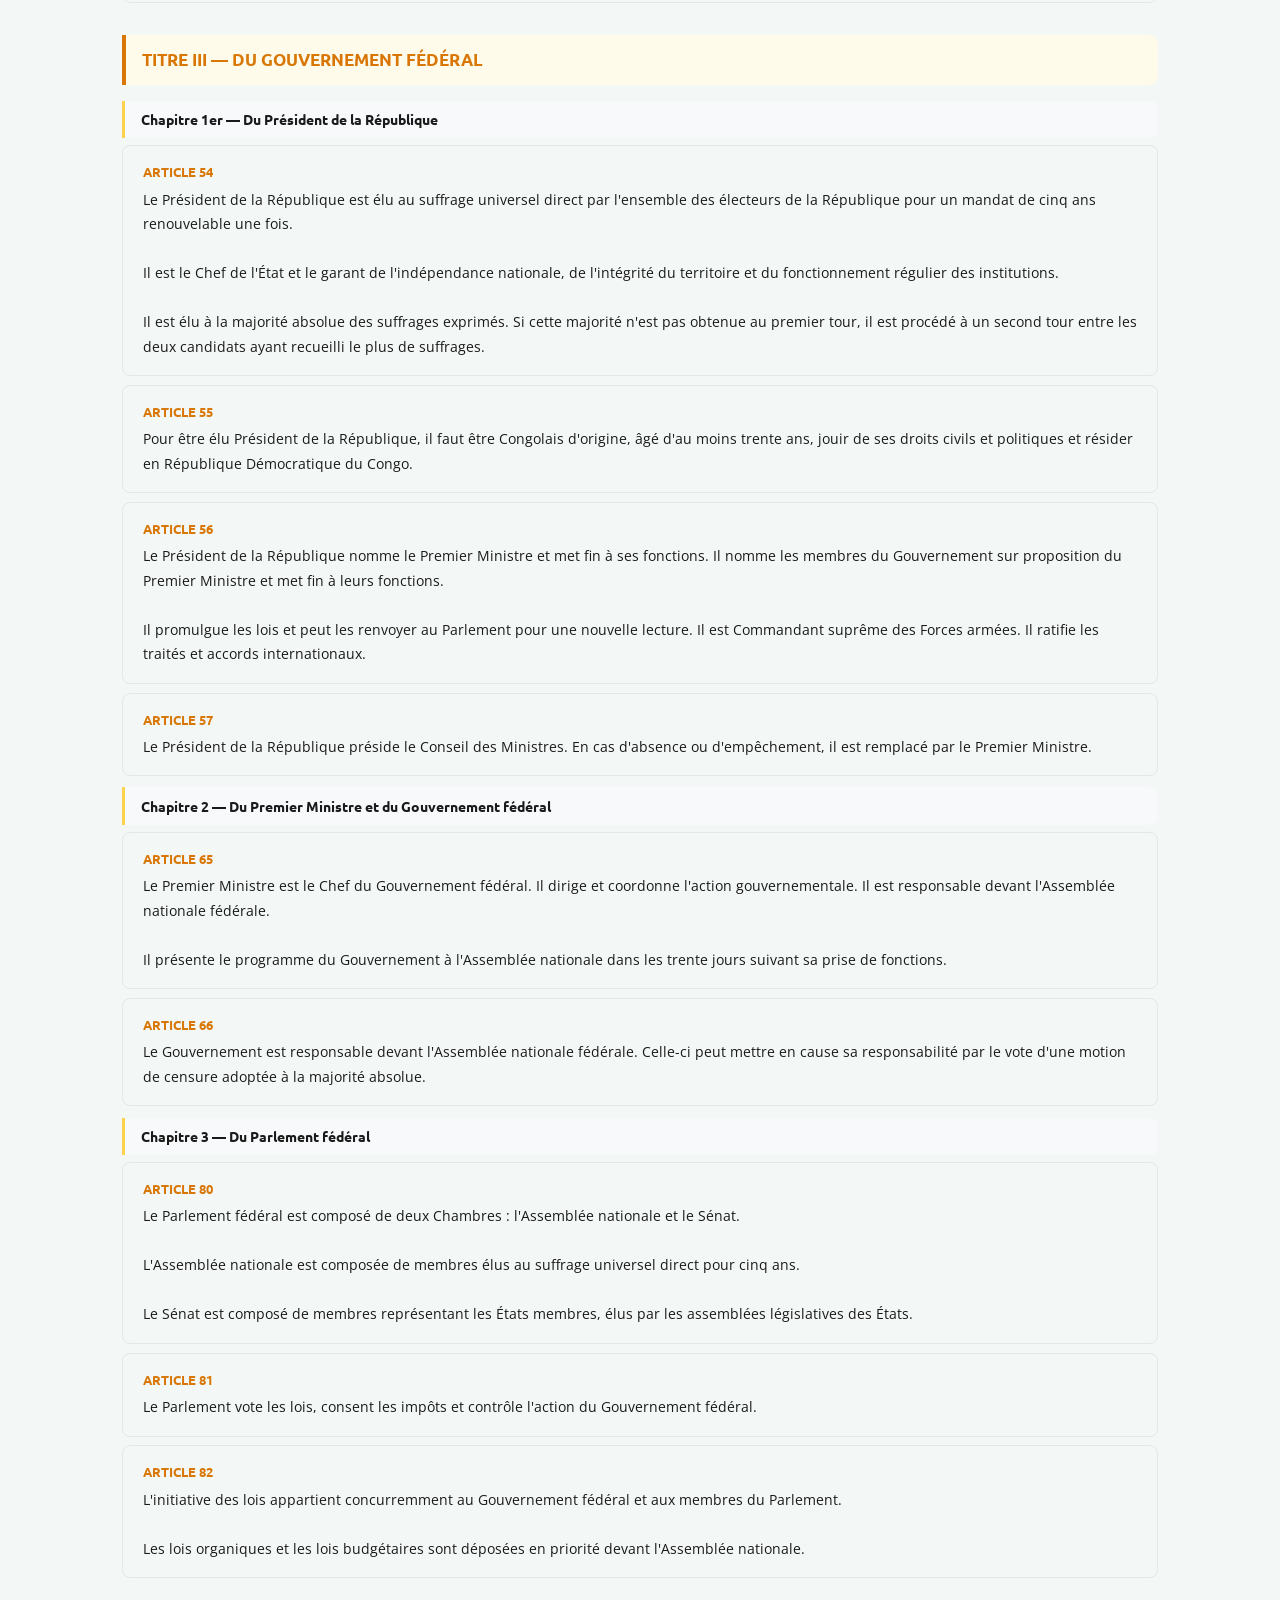
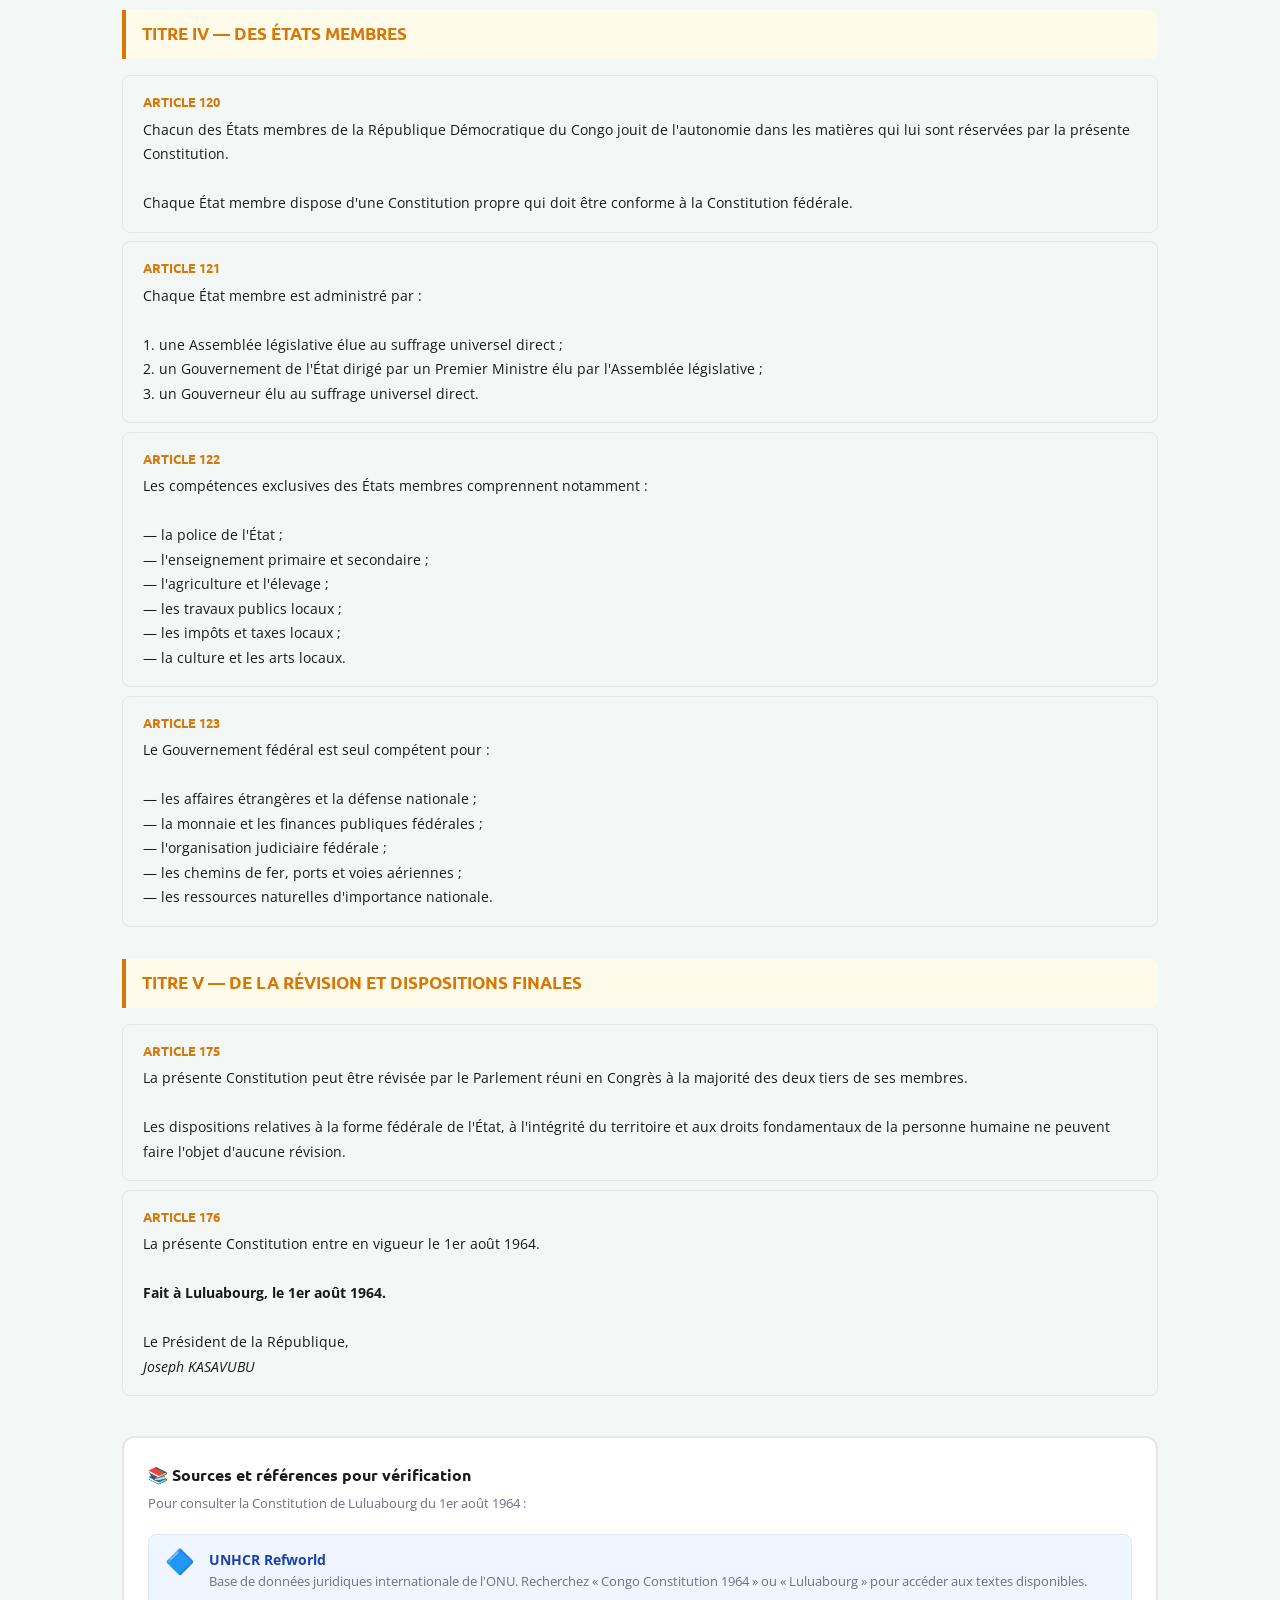
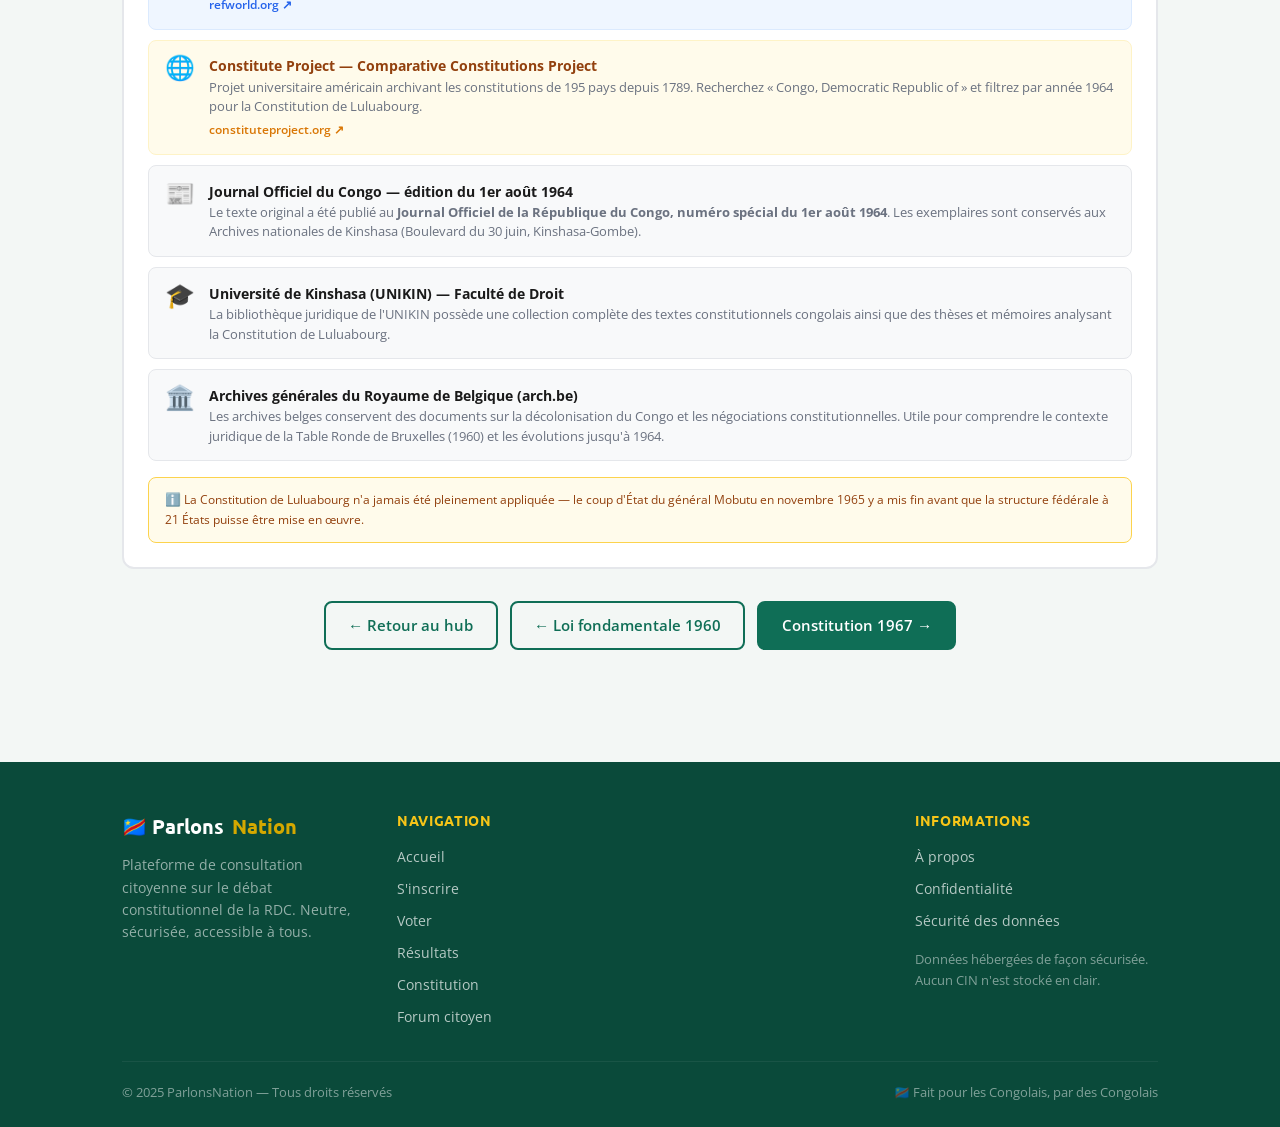
<file: constitution_1964.html>
﻿<!DOCTYPE html>
<html lang="fr">
<head>
  <meta charset="UTF-8">
  <meta name="viewport" content="width=device-width, initial-scale=1.0">
  <title>Constitution de Luluabourg 1964 — ParlonsNation</title>
  <meta name="description" content="Texte de la Constitution de Luluabourg du 1er août 1964, première constitution rédigée par les Congolais eux-mêmes.">
  <link rel="stylesheet" href="style.css">
  <style>
    .const-page-header{background:linear-gradient(135deg,#b45309 0%,#d97706 100%);color:#fff;padding:2rem 0;}
    .const-page-header h1{font-family:var(--font-head);font-size:1.5rem;font-weight:800;margin-bottom:.3rem;}
    .c-pill{padding:.2rem .7rem;border-radius:999px;font-size:.75rem;font-weight:700;background:rgba(255,255,255,.2);color:#fff;display:inline-block;margin:.2rem;}
    .search-bar{background:var(--white);border:2px solid var(--border);border-radius:var(--radius);padding:1rem 1.25rem;margin:1.5rem 0;display:flex;flex-wrap:wrap;gap:.5rem;align-items:center;position:sticky;top:60px;z-index:50;box-shadow:0 2px 8px rgba(0,0,0,.08);}
    .search-bar input{flex:1;min-width:150px;padding:.55rem .9rem;border:1.5px solid var(--border);border-radius:var(--radius-sm);font-size:.88rem;font-family:var(--font-body);}
    .search-bar input:focus{outline:none;border-color:#d97706;}
    .search-bar select,.search-bar button{padding:.55rem .8rem;border:1.5px solid var(--border);border-radius:var(--radius-sm);font-size:.82rem;background:var(--white);font-family:var(--font-body);cursor:pointer;}
    .result-count{font-size:.8rem;color:var(--text-muted);}
    .titre-heading{font-family:var(--font-head);font-size:1.05rem;font-weight:800;text-transform:uppercase;color:#d97706;padding:.7rem 1rem;background:#fffbeb;border-left:4px solid #d97706;border-radius:0 var(--radius-sm) var(--radius-sm) 0;margin:2rem 0 1rem;}
    .chapitre-heading{font-family:var(--font-head);font-size:.9rem;font-weight:700;color:var(--text);padding:.45rem 1rem;background:#f8f9fa;border-left:3px solid #fcd34d;border-radius:0 var(--radius-sm) var(--radius-sm) 0;margin:.7rem 0 .45rem;}
    .article-block{border:1px solid var(--border);border-radius:var(--radius-sm);padding:1rem 1.25rem;margin-bottom:.55rem;scroll-margin-top:120px;}
    .article-block:target{background:#fffbeb;border-color:#fcd34d;}
    .art-num{font-family:var(--font-head);font-size:.8rem;font-weight:800;text-transform:uppercase;color:#d97706;margin-bottom:.3rem;}
    .art-num a{color:inherit;text-decoration:none;}
    .art-num a:hover{text-decoration:underline;}
    .art-text{font-size:.875rem;color:var(--text);line-height:1.75;}
    .back-link{color:rgba(255,255,255,.8);font-size:.85rem;font-weight:600;text-decoration:none;display:inline-block;margin-bottom:.5rem;}
    .disclaimer-box{background:#fffbeb;border:1px solid #fcd34d;border-radius:var(--radius-sm);padding:.7rem 1rem;font-size:.78rem;color:#92400e;margin-bottom:1.5rem;}
    .context-box{background:#fefce8;border:1px solid #fde047;border-radius:var(--radius-sm);padding:1rem 1.25rem;margin-bottom:1.5rem;font-size:.85rem;color:#713f12;line-height:1.7;}
    .no-result{text-align:center;padding:2rem;color:var(--text-muted);}
  </style>
</head>
<body>
  <!-- Navigation -->
<nav class="navbar">
  <div class="container">
    <a href="index.html" class="logo"><span class="logo-icon">🇨🇩</span> Parlons<span>Nation</span></a>
    <button class="nav-toggle" id="navToggle">☰</button>
    <ul class="nav-links" id="navLinks">
      <li><a href="index.html">Accueil</a></li>
      <li><a href="voter.html">Voter</a></li>
      <li><a href="resultats.html">Résultats</a></li>
      <li><a href="constitution.html" class="active">Constitution</a></li>
      <li><a href="forum.html">Forum</a></li>
      <li><a href="inscription.html" class="btn btn-primary btn-sm">S'inscrire</a></li>
    </ul>
  </div>
</nav>

  <div class="const-page-header">
    <div class="container">
      <a href="constitution.html" class="back-link">← Retour au hub constitutionnel</a>
      <h1>Constitution de Luluabourg — 1er août 1964</h1>
      <p>Première constitution rédigée par les Congolais · État fédéral · 21 provinces</p>
      <div>
        <span class="c-pill">187 articles</span>
        <span class="c-pill">État fédéral</span>
        <span class="c-pill">21 provinces</span>
        <span class="c-pill">Référendum 1964</span>
      </div>
    </div>
  </div>

  <div class="container" style="padding-top:1.5rem;padding-bottom:3rem;">
    <div class="context-box">
      <strong>Contexte historique :</strong> La Constitution de Luluabourg est la première grande loi fondamentale rédigée par les Congolais eux-mêmes. Elle porte le nom de la ville de Luluabourg (actuelle Kananga) où la commission de rédaction constitutionnelle a travaillé. Adoptée par référendum en août 1964 (sous la présidence de Cyrille Adoula, puis Moïse Tshombé), elle établissait un <strong>État fédéral</strong> avec 21 provinces fortement autonomes. Elle a été suspendue lors du coup d'État de Mobutu en novembre 1965, puis officiellement remplacée en 1967.
    </div>
    <div class="disclaimer-box">ℹ️ Texte reproduit à des fins historiques et informatives.</div>

    <div class="search-bar">
      <input type="text" id="searchInput" placeholder="Rechercher dans les articles… (ex: provinces, president, droits)" autocomplete="off">
      <select id="filtreSection">
        <option value="">Tous les Titres</option>
        <option value="I">Titre I — État fédéral</option>
        <option value="II">Titre II — Droits fondamentaux</option>
        <option value="III">Titre III — Gouvernement fédéral</option>
        <option value="IV">Titre IV — États membres</option>
        <option value="V">Titre V — Dispositions diverses</option>
      </select>
      <button id="resetBtn">Réinitialiser</button>
      <span class="result-count" id="resultCount">187 articles</span>
    </div>

    <div id="articlesContainer">
      <div class="titre-heading" id="titre-I">TITRE I — DE L'ÉTAT FÉDÉRAL ET DE LA SOUVERAINETÉ</div>

      <div class="article-block" id="art-1" data-titre="I">
        <div class="art-num"><a href="#art-1">Article 1er</a></div>
        <div class="art-text">La République Démocratique du Congo est un État souverain et indépendant. Elle est démocratique, sociale et fédérale.<br><br>
        Sa forme de gouvernement est la République.</div>
      </div>

      <div class="article-block" id="art-2" data-titre="I">
        <div class="art-num"><a href="#art-2">Article 2</a></div>
        <div class="art-text">La République Démocratique du Congo est composée des États membres suivants : Albertville, Bas-Congo, Cuvette Centrale, Équateur, Kasaï, Katanga, Kivu, Kongo-Central, Lac Léopold II, Lomami, Lualaba, Luapula, Maniema, Moyen-Congo, Nord-Katanga, Nord-Kivu, Sankuru, Ubangi, Uele, Unité Kasaïenne, et Upi.<br><br>
        Le nombre des États membres peut être modifié par la loi. Chaque État membre jouit de l'autonomie dans les limites fixées par la présente Constitution.</div>
      </div>

      <div class="article-block" id="art-3" data-titre="I">
        <div class="art-num"><a href="#art-3">Article 3</a></div>
        <div class="art-text">La souveraineté nationale appartient au peuple congolais. Elle est exercée directement par voie de référendum ou indirectement par l'intermédiaire de ses représentants élus.<br><br>
        Aucune fraction du peuple ni aucun individu ne peut s'en attribuer l'exercice.</div>
      </div>

      <div class="article-block" id="art-4" data-titre="I">
        <div class="art-num"><a href="#art-4">Article 4</a></div>
        <div class="art-text">La capitale fédérale est Léopoldville.<br><br>
        La langue officielle est le Français. Les langues nationales sont le Kikongo, le Lingala, le Swahili et le Tshiluba.<br><br>
        La devise est : Justice – Paix – Travail.<br><br>
        Le drapeau de la République Démocratique du Congo est bleu avec une barre rouge diagonale bordée de jaune et une étoile jaune en haut à gauche.</div>
      </div>

      <div class="article-block" id="art-5" data-titre="I">
        <div class="art-num"><a href="#art-5">Article 5</a></div>
        <div class="art-text">La République Démocratique du Congo est laïque. Elle ne reconnaît aucune religion d'État. Elle garantit la liberté des cultes dans le respect de l'ordre public et des bonnes mœurs.</div>
      </div>

      <div class="article-block" id="art-6" data-titre="I">
        <div class="art-num"><a href="#art-6">Article 6</a></div>
        <div class="art-text">Le territoire de la République Démocratique du Congo est inaliénable et indivisible. Les frontières sont celles héritées de la colonisation au 30 juin 1960.<br><br>
        Tout Congolais a le devoir de défendre l'intégrité du territoire national.</div>
      </div>

      <div class="article-block" id="art-7" data-titre="I">
        <div class="art-num"><a href="#art-7">Article 7</a></div>
        <div class="art-text">Les partis politiques concourent à l'expression du suffrage universel. Ils se constituent et exercent leurs activités librement dans le respect de la loi, de l'ordre public et des bonnes mœurs.</div>
      </div>

      <div class="titre-heading" id="titre-II">TITRE II — DES DROITS ET LIBERTÉS FONDAMENTAUX</div>
      <div class="chapitre-heading">Chapitre 1er — Des droits civils et politiques</div>

      <div class="article-block" id="art-20" data-titre="II">
        <div class="art-num"><a href="#art-20">Article 20</a></div>
        <div class="art-text">Tous les êtres humains naissent libres et égaux en dignité et en droits. La personne humaine est sacrée. L'État a l'obligation de la respecter et de la protéger.</div>
      </div>

      <div class="article-block" id="art-21" data-titre="II">
        <div class="art-num"><a href="#art-21">Article 21</a></div>
        <div class="art-text">Tous les Congolais sont égaux devant la loi et ont droit à une égale protection des lois, sans discrimination fondée sur la race, l'ethnie, la tribu, la région, le sexe, la religion ou les convictions politiques.</div>
      </div>

      <div class="article-block" id="art-22" data-titre="II">
        <div class="art-num"><a href="#art-22">Article 22</a></div>
        <div class="art-text">La liberté individuelle est garantie. Nul ne peut être arrêté, détenu ou condamné qu'en vertu de la loi et dans les formes qu'elle prescrit.<br><br>
        Toute personne accusée est présumée innocente jusqu'à ce que sa culpabilité soit établie par un jugement définitif.</div>
      </div>

      <div class="article-block" id="art-23" data-titre="II">
        <div class="art-num"><a href="#art-23">Article 23</a></div>
        <div class="art-text">Nul ne peut être soumis à la torture ni à des peines ou traitements cruels, inhumains ou dégradants. Nul ne peut être tenu en esclavage.</div>
      </div>

      <div class="article-block" id="art-24" data-titre="II">
        <div class="art-num"><a href="#art-24">Article 24</a></div>
        <div class="art-text">La liberté de pensée, de conscience et de religion est garantie. La liberté de manifester sa religion ou ses convictions est protégée dans le respect de la loi et de l'ordre public.</div>
      </div>

      <div class="article-block" id="art-25" data-titre="II">
        <div class="art-num"><a href="#art-25">Article 25</a></div>
        <div class="art-text">La liberté d'expression et de la presse est garantie dans les conditions fixées par la loi.</div>
      </div>

      <div class="article-block" id="art-26" data-titre="II">
        <div class="art-num"><a href="#art-26">Article 26</a></div>
        <div class="art-text">La liberté de réunion pacifique et la liberté d'association sont garanties dans les conditions fixées par la loi.</div>
      </div>

      <div class="article-block" id="art-27" data-titre="II">
        <div class="art-num"><a href="#art-27">Article 27</a></div>
        <div class="art-text">La propriété privée est garantie. Nul ne peut être privé de sa propriété que pour cause d'utilité publique et moyennant une juste et préalable indemnité.</div>
      </div>

      <div class="article-block" id="art-28" data-titre="II">
        <div class="art-num"><a href="#art-28">Article 28</a></div>
        <div class="art-text">Toute personne a droit à l'éducation. L'enseignement primaire est obligatoire et gratuit dans les établissements publics.</div>
      </div>

      <div class="article-block" id="art-29" data-titre="II">
        <div class="art-num"><a href="#art-29">Article 29</a></div>
        <div class="art-text">Le travail est un droit et un devoir pour tout Congolais. L'État garantit le droit au travail, à la protection contre le chômage et à une rémunération équitable.</div>
      </div>

      <div class="article-block" id="art-30" data-titre="II">
        <div class="art-num"><a href="#art-30">Article 30</a></div>
        <div class="art-text">La nationalité congolaise est une et exclusive. Elle ne peut être détenue en même temps qu'une autre nationalité étrangère. La loi en fixe les conditions d'acquisition et de perte.</div>
      </div>

      <div class="titre-heading" id="titre-III">TITRE III — DU GOUVERNEMENT FÉDÉRAL</div>
      <div class="chapitre-heading">Chapitre 1er — Du Président de la République</div>

      <div class="article-block" id="art-54" data-titre="III">
        <div class="art-num"><a href="#art-54">Article 54</a></div>
        <div class="art-text">Le Président de la République est élu au suffrage universel direct par l'ensemble des électeurs de la République pour un mandat de cinq ans renouvelable une fois.<br><br>
        Il est le Chef de l'État et le garant de l'indépendance nationale, de l'intégrité du territoire et du fonctionnement régulier des institutions.<br><br>
        Il est élu à la majorité absolue des suffrages exprimés. Si cette majorité n'est pas obtenue au premier tour, il est procédé à un second tour entre les deux candidats ayant recueilli le plus de suffrages.</div>
      </div>

      <div class="article-block" id="art-55" data-titre="III">
        <div class="art-num"><a href="#art-55">Article 55</a></div>
        <div class="art-text">Pour être élu Président de la République, il faut être Congolais d'origine, âgé d'au moins trente ans, jouir de ses droits civils et politiques et résider en République Démocratique du Congo.</div>
      </div>

      <div class="article-block" id="art-56" data-titre="III">
        <div class="art-num"><a href="#art-56">Article 56</a></div>
        <div class="art-text">Le Président de la République nomme le Premier Ministre et met fin à ses fonctions. Il nomme les membres du Gouvernement sur proposition du Premier Ministre et met fin à leurs fonctions.<br><br>
        Il promulgue les lois et peut les renvoyer au Parlement pour une nouvelle lecture. Il est Commandant suprême des Forces armées. Il ratifie les traités et accords internationaux.</div>
      </div>

      <div class="article-block" id="art-57" data-titre="III">
        <div class="art-num"><a href="#art-57">Article 57</a></div>
        <div class="art-text">Le Président de la République préside le Conseil des Ministres. En cas d'absence ou d'empêchement, il est remplacé par le Premier Ministre.</div>
      </div>

      <div class="chapitre-heading">Chapitre 2 — Du Premier Ministre et du Gouvernement fédéral</div>

      <div class="article-block" id="art-65" data-titre="III">
        <div class="art-num"><a href="#art-65">Article 65</a></div>
        <div class="art-text">Le Premier Ministre est le Chef du Gouvernement fédéral. Il dirige et coordonne l'action gouvernementale. Il est responsable devant l'Assemblée nationale fédérale.<br><br>
        Il présente le programme du Gouvernement à l'Assemblée nationale dans les trente jours suivant sa prise de fonctions.</div>
      </div>

      <div class="article-block" id="art-66" data-titre="III">
        <div class="art-num"><a href="#art-66">Article 66</a></div>
        <div class="art-text">Le Gouvernement est responsable devant l'Assemblée nationale fédérale. Celle-ci peut mettre en cause sa responsabilité par le vote d'une motion de censure adoptée à la majorité absolue.</div>
      </div>

      <div class="chapitre-heading">Chapitre 3 — Du Parlement fédéral</div>

      <div class="article-block" id="art-80" data-titre="III">
        <div class="art-num"><a href="#art-80">Article 80</a></div>
        <div class="art-text">Le Parlement fédéral est composé de deux Chambres : l'Assemblée nationale et le Sénat.<br><br>
        L'Assemblée nationale est composée de membres élus au suffrage universel direct pour cinq ans.<br><br>
        Le Sénat est composé de membres représentant les États membres, élus par les assemblées législatives des États.</div>
      </div>

      <div class="article-block" id="art-81" data-titre="III">
        <div class="art-num"><a href="#art-81">Article 81</a></div>
        <div class="art-text">Le Parlement vote les lois, consent les impôts et contrôle l'action du Gouvernement fédéral.</div>
      </div>

      <div class="article-block" id="art-82" data-titre="III">
        <div class="art-num"><a href="#art-82">Article 82</a></div>
        <div class="art-text">L'initiative des lois appartient concurremment au Gouvernement fédéral et aux membres du Parlement.<br><br>
        Les lois organiques et les lois budgétaires sont déposées en priorité devant l'Assemblée nationale.</div>
      </div>

      <div class="titre-heading" id="titre-IV">TITRE IV — DES ÉTATS MEMBRES</div>

      <div class="article-block" id="art-120" data-titre="IV">
        <div class="art-num"><a href="#art-120">Article 120</a></div>
        <div class="art-text">Chacun des États membres de la République Démocratique du Congo jouit de l'autonomie dans les matières qui lui sont réservées par la présente Constitution.<br><br>
        Chaque État membre dispose d'une Constitution propre qui doit être conforme à la Constitution fédérale.</div>
      </div>

      <div class="article-block" id="art-121" data-titre="IV">
        <div class="art-num"><a href="#art-121">Article 121</a></div>
        <div class="art-text">Chaque État membre est administré par :<br><br>
        1. une Assemblée législative élue au suffrage universel direct ;<br>
        2. un Gouvernement de l'État dirigé par un Premier Ministre élu par l'Assemblée législative ;<br>
        3. un Gouverneur élu au suffrage universel direct.</div>
      </div>

      <div class="article-block" id="art-122" data-titre="IV">
        <div class="art-num"><a href="#art-122">Article 122</a></div>
        <div class="art-text">Les compétences exclusives des États membres comprennent notamment :<br><br>
        — la police de l'État ;<br>
        — l'enseignement primaire et secondaire ;<br>
        — l'agriculture et l'élevage ;<br>
        — les travaux publics locaux ;<br>
        — les impôts et taxes locaux ;<br>
        — la culture et les arts locaux.</div>
      </div>

      <div class="article-block" id="art-123" data-titre="IV">
        <div class="art-num"><a href="#art-123">Article 123</a></div>
        <div class="art-text">Le Gouvernement fédéral est seul compétent pour :<br><br>
        — les affaires étrangères et la défense nationale ;<br>
        — la monnaie et les finances publiques fédérales ;<br>
        — l'organisation judiciaire fédérale ;<br>
        — les chemins de fer, ports et voies aériennes ;<br>
        — les ressources naturelles d'importance nationale.</div>
      </div>

      <div class="titre-heading" id="titre-V">TITRE V — DE LA RÉVISION ET DISPOSITIONS FINALES</div>

      <div class="article-block" id="art-175" data-titre="V">
        <div class="art-num"><a href="#art-175">Article 175</a></div>
        <div class="art-text">La présente Constitution peut être révisée par le Parlement réuni en Congrès à la majorité des deux tiers de ses membres.<br><br>
        Les dispositions relatives à la forme fédérale de l'État, à l'intégrité du territoire et aux droits fondamentaux de la personne humaine ne peuvent faire l'objet d'aucune révision.</div>
      </div>

      <div class="article-block" id="art-176" data-titre="V">
        <div class="art-num"><a href="#art-176">Article 176</a></div>
        <div class="art-text">La présente Constitution entre en vigueur le 1er août 1964.<br><br>
        <strong>Fait à Luluabourg, le 1er août 1964.</strong><br><br>
        Le Président de la République,<br>
        <em>Joseph KASAVUBU</em></div>
      </div>

      <div class="no-result" id="noResult" style="display:none;">Aucun article ne correspond à votre recherche.</div>
    </div>

    <!-- RÉFÉRENCES OFFICIELLES -->
    <div id="references" style="margin-top:2.5rem;padding:1.5rem;background:var(--white);border:2px solid var(--border);border-radius:var(--radius);">
      <h3 style="font-family:var(--font-head);font-size:1rem;font-weight:700;margin-bottom:.3rem;color:var(--text);">📚 Sources et références pour vérification</h3>
      <p style="font-size:.83rem;color:var(--text-muted);margin-bottom:1.25rem;line-height:1.6;">Pour consulter la Constitution de Luluabourg du 1er août 1964 :</p>
      <div style="display:grid;grid-template-columns:1fr;gap:.65rem;">

        <a href="https://www.refworld.org" target="_blank" rel="noopener noreferrer" style="display:flex;align-items:flex-start;gap:.85rem;padding:.9rem 1rem;border:1.5px solid #dbeafe;border-radius:var(--radius-sm);text-decoration:none;background:#eff6ff;">
          <div style="font-size:1.5rem;flex-shrink:0;line-height:1;">🔷</div>
          <div>
            <div style="font-weight:700;font-size:.88rem;color:#1e40af;">UNHCR Refworld</div>
            <div style="font-size:.8rem;color:var(--text-muted);line-height:1.5;">Base de données juridiques internationale de l'ONU. Recherchez « Congo Constitution 1964 » ou « Luluabourg » pour accéder aux textes disponibles.</div>
            <div style="font-size:.75rem;color:#2563eb;margin-top:.25rem;font-weight:600;">refworld.org ↗</div>
          </div>
        </a>

        <a href="https://www.constituteproject.org" target="_blank" rel="noopener noreferrer" style="display:flex;align-items:flex-start;gap:.85rem;padding:.9rem 1rem;border:1.5px solid #fef3c7;border-radius:var(--radius-sm);text-decoration:none;background:#fffbeb;">
          <div style="font-size:1.5rem;flex-shrink:0;line-height:1;">🌐</div>
          <div>
            <div style="font-weight:700;font-size:.88rem;color:#92400e;">Constitute Project — Comparative Constitutions Project</div>
            <div style="font-size:.8rem;color:var(--text-muted);line-height:1.5;">Projet universitaire américain archivant les constitutions de 195 pays depuis 1789. Recherchez « Congo, Democratic Republic of » et filtrez par année 1964 pour la Constitution de Luluabourg.</div>
            <div style="font-size:.75rem;color:#d97706;margin-top:.25rem;font-weight:600;">constituteproject.org ↗</div>
          </div>
        </a>

        <div style="display:flex;align-items:flex-start;gap:.85rem;padding:.9rem 1rem;border:1.5px solid var(--border);border-radius:var(--radius-sm);background:#f8f9fa;">
          <div style="font-size:1.5rem;flex-shrink:0;line-height:1;">📰</div>
          <div>
            <div style="font-weight:700;font-size:.88rem;color:var(--text);">Journal Officiel du Congo — édition du 1er août 1964</div>
            <div style="font-size:.8rem;color:var(--text-muted);line-height:1.5;">Le texte original a été publié au <strong>Journal Officiel de la République du Congo, numéro spécial du 1er août 1964</strong>. Les exemplaires sont conservés aux Archives nationales de Kinshasa (Boulevard du 30 juin, Kinshasa-Gombe).</div>
          </div>
        </div>

        <div style="display:flex;align-items:flex-start;gap:.85rem;padding:.9rem 1rem;border:1.5px solid var(--border);border-radius:var(--radius-sm);background:#f8f9fa;">
          <div style="font-size:1.5rem;flex-shrink:0;line-height:1;">🎓</div>
          <div>
            <div style="font-weight:700;font-size:.88rem;color:var(--text);">Université de Kinshasa (UNIKIN) — Faculté de Droit</div>
            <div style="font-size:.8rem;color:var(--text-muted);line-height:1.5;">La bibliothèque juridique de l'UNIKIN possède une collection complète des textes constitutionnels congolais ainsi que des thèses et mémoires analysant la Constitution de Luluabourg.</div>
          </div>
        </div>

        <div style="display:flex;align-items:flex-start;gap:.85rem;padding:.9rem 1rem;border:1.5px solid var(--border);border-radius:var(--radius-sm);background:#f8f9fa;">
          <div style="font-size:1.5rem;flex-shrink:0;line-height:1;">🏛️</div>
          <div>
            <div style="font-weight:700;font-size:.88rem;color:var(--text);">Archives générales du Royaume de Belgique (arch.be)</div>
            <div style="font-size:.8rem;color:var(--text-muted);line-height:1.5;">Les archives belges conservent des documents sur la décolonisation du Congo et les négociations constitutionnelles. Utile pour comprendre le contexte juridique de la Table Ronde de Bruxelles (1960) et les évolutions jusqu'à 1964.</div>
          </div>
        </div>

      </div>
      <div style="margin-top:1rem;padding:.75rem 1rem;background:#fffbeb;border:1px solid #fcd34d;border-radius:var(--radius-sm);font-size:.78rem;color:#92400e;">
        ℹ️ La Constitution de Luluabourg n'a jamais été pleinement appliquée — le coup d'État du général Mobutu en novembre 1965 y a mis fin avant que la structure fédérale à 21 États puisse être mise en œuvre.
      </div>
    </div>

    <div style="text-align:center;margin-top:2rem;">
      <a href="constitution.html" class="btn btn-outline">← Retour au hub</a>
      <a href="constitution_1960.html" class="btn btn-outline" style="margin-left:.5rem;">← Loi fondamentale 1960</a>
      <a href="constitution_1967.html" class="btn btn-primary" style="margin-left:.5rem;">Constitution 1967 →</a>
    </div>
  </div>
  <!-- Footer -->
<footer class="footer">
  <div class="container">
    <div class="footer-grid">
      <div class="footer-brand">
        <a href="index.html" class="logo">🇨🇩 Parlons<span>Nation</span></a>
        <p>Plateforme de consultation citoyenne sur le débat constitutionnel de la RDC. Neutre, sécurisée, accessible à tous.</p>
      </div>
      <div>
        <h4>Navigation</h4>
        <ul class="footer-links">
          <li><a href="index.html">Accueil</a></li>
          <li><a href="inscription.html">S'inscrire</a></li>
          <li><a href="voter.html">Voter</a></li>
          <li><a href="resultats.html">Résultats</a></li>
          <li><a href="constitution.html">Constitution</a></li>
          <li><a href="forum.html">Forum citoyen</a></li>
        </ul>
      </div>
      <div>
        <h4>Informations</h4>
        <ul class="footer-links">
          <li><a href="#">À propos</a></li>
          <li><a href="#">Confidentialité</a></li>
          <li><a href="#">Sécurité des données</a></li>
        </ul>
        <div style="margin-top:1rem;">
          <p style="font-size:0.8rem;opacity:0.6;">Données hébergées de façon sécurisée.<br>Aucun CIN n'est stocké en clair.</p>
        </div>
      </div>
    </div>
    <div class="footer-bottom">
      <span>© 2025 ParlonsNation — Tous droits réservés</span>
      <span>🇨🇩 Fait pour les Congolais, par des Congolais</span>
    </div>
  </div>
</footer>
  <script>
    document.getElementById('navToggle').addEventListener('click',function(){document.getElementById('navLinks').classList.toggle('open');this.classList.toggle('active');});
    const arts=Array.from(document.querySelectorAll('.article-block')),hdrs=document.querySelectorAll('.titre-heading,.chapitre-heading'),tot=arts.length,cnt=document.getElementById('resultCount');
    function doFilter(){const q=document.getElementById('searchInput').value.toLowerCase().trim(),t=document.getElementById('filtreSection').value;let v=0;arts.forEach(a=>{const s=(!q||a.textContent.toLowerCase().includes(q))&&(!t||a.dataset.titre===t);a.style.display=s?'':'none';if(s)v++;});hdrs.forEach(h=>{let n=h.nextElementSibling,hv=false;while(n&&!n.classList.contains('titre-heading')){if(n.classList.contains('article-block')&&n.style.display!=='none'){hv=true;break;}n=n.nextElementSibling;}h.style.display=hv?'':'none';});cnt.textContent=(q||t)?`${v}/${tot} articles`:`${tot} articles`;document.getElementById('noResult').style.display=v===0?'':'none';}
    document.getElementById('searchInput').addEventListener('input',doFilter);document.getElementById('filtreSection').addEventListener('change',doFilter);document.getElementById('resetBtn').addEventListener('click',()=>{document.getElementById('searchInput').value='';document.getElementById('filtreSection').value='';doFilter();});
  </script>
</body>
</html>
</file>
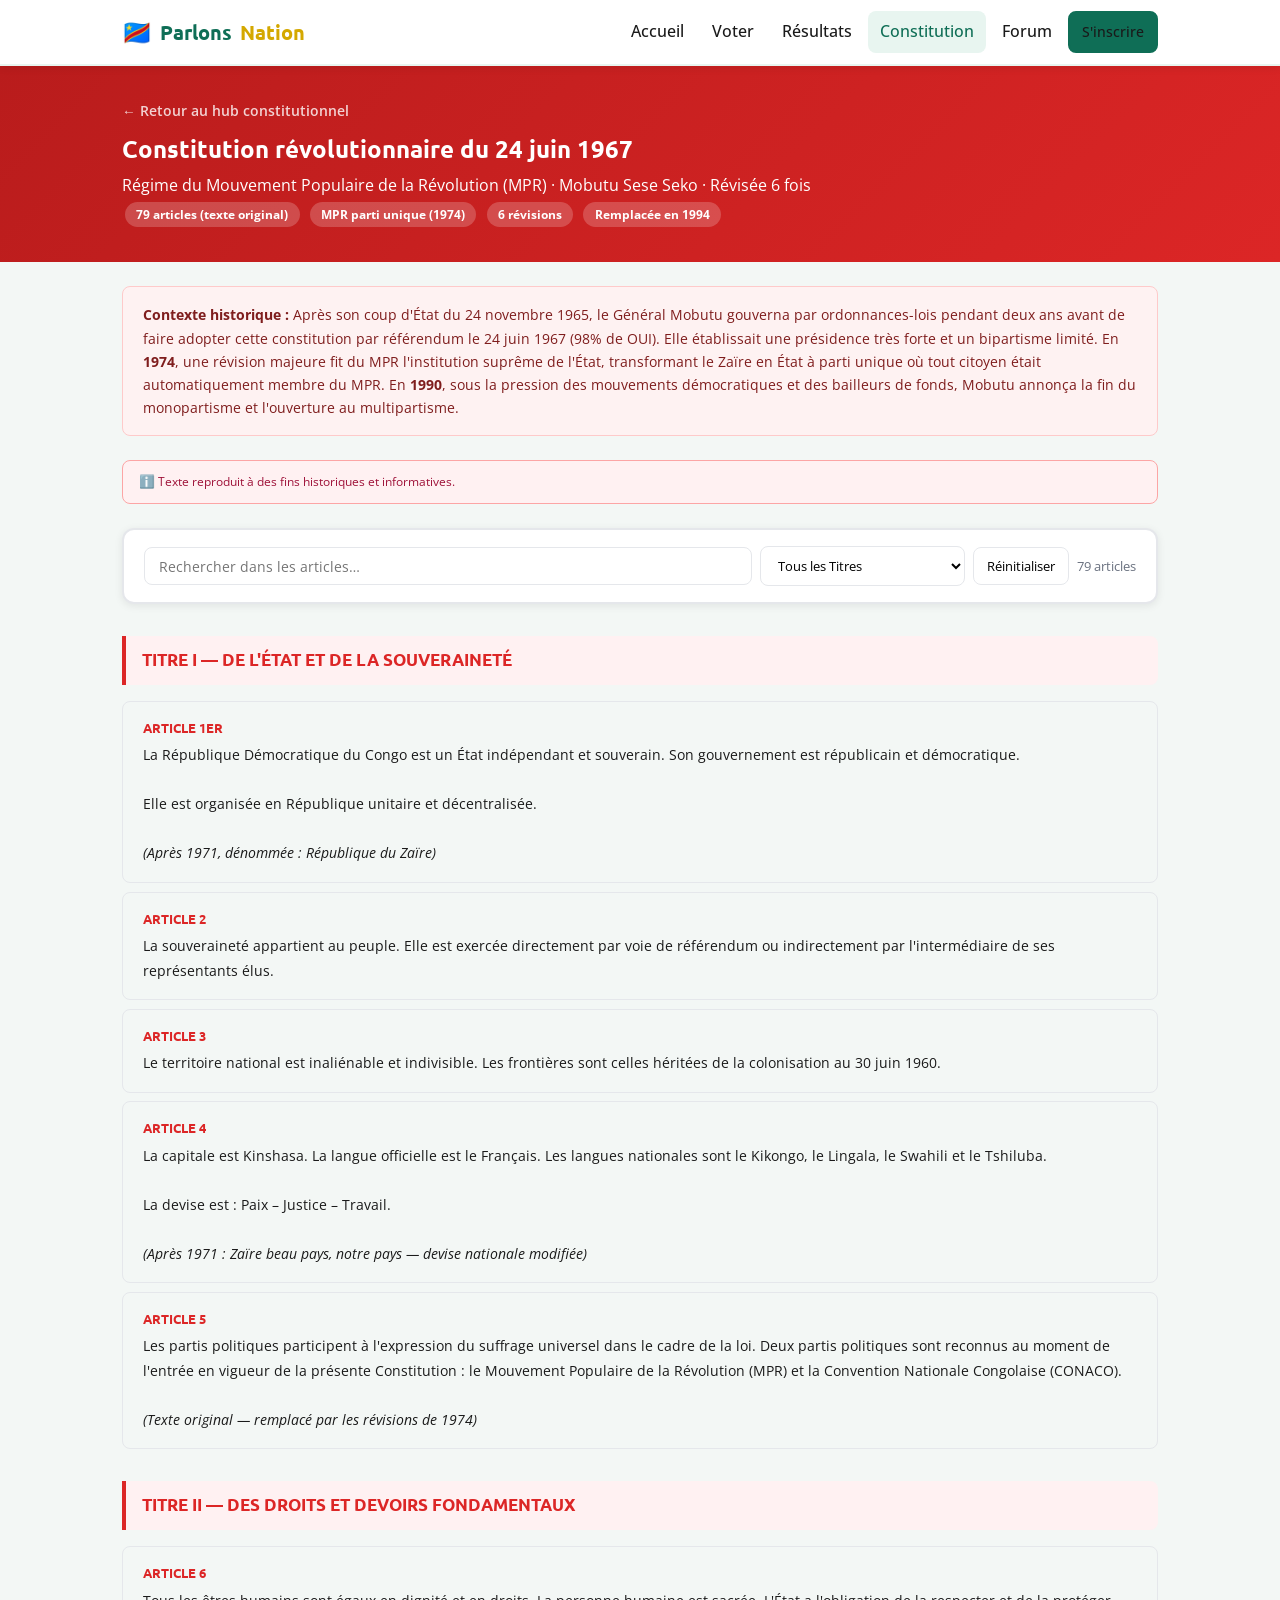
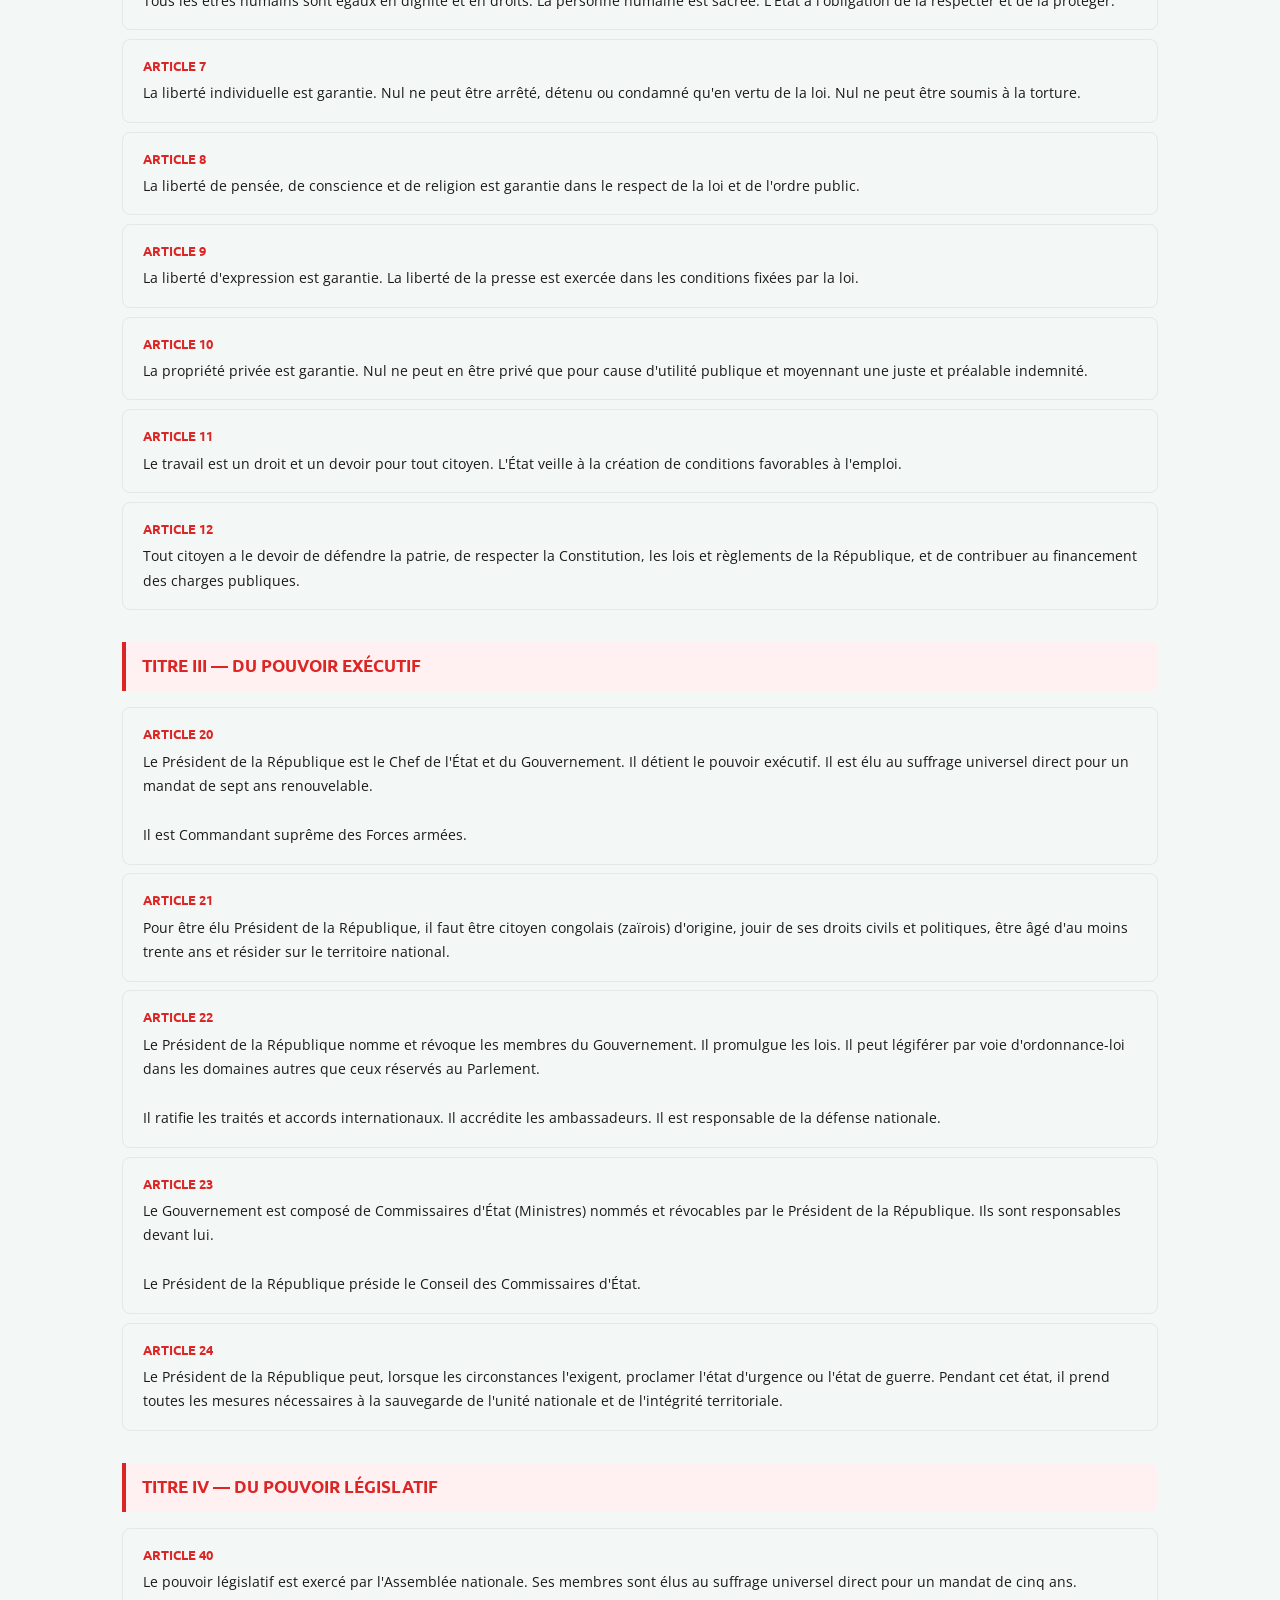
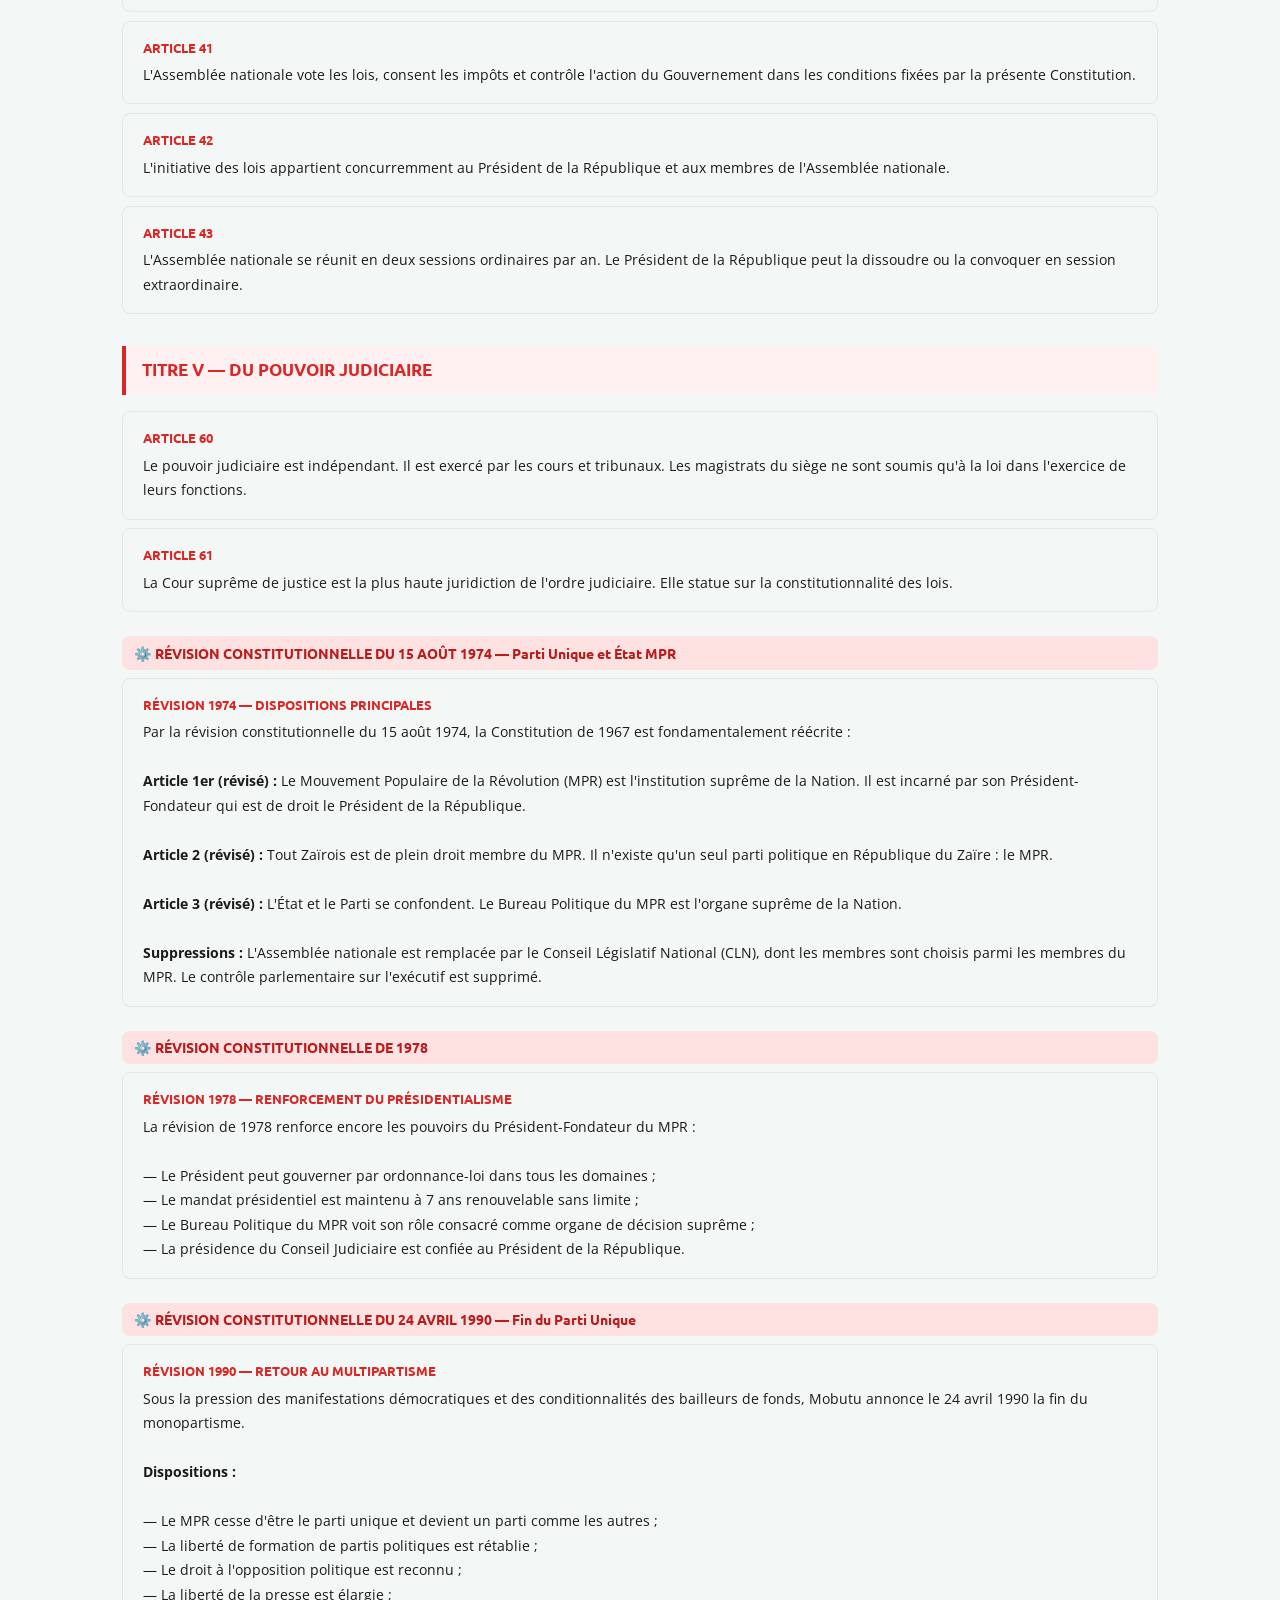
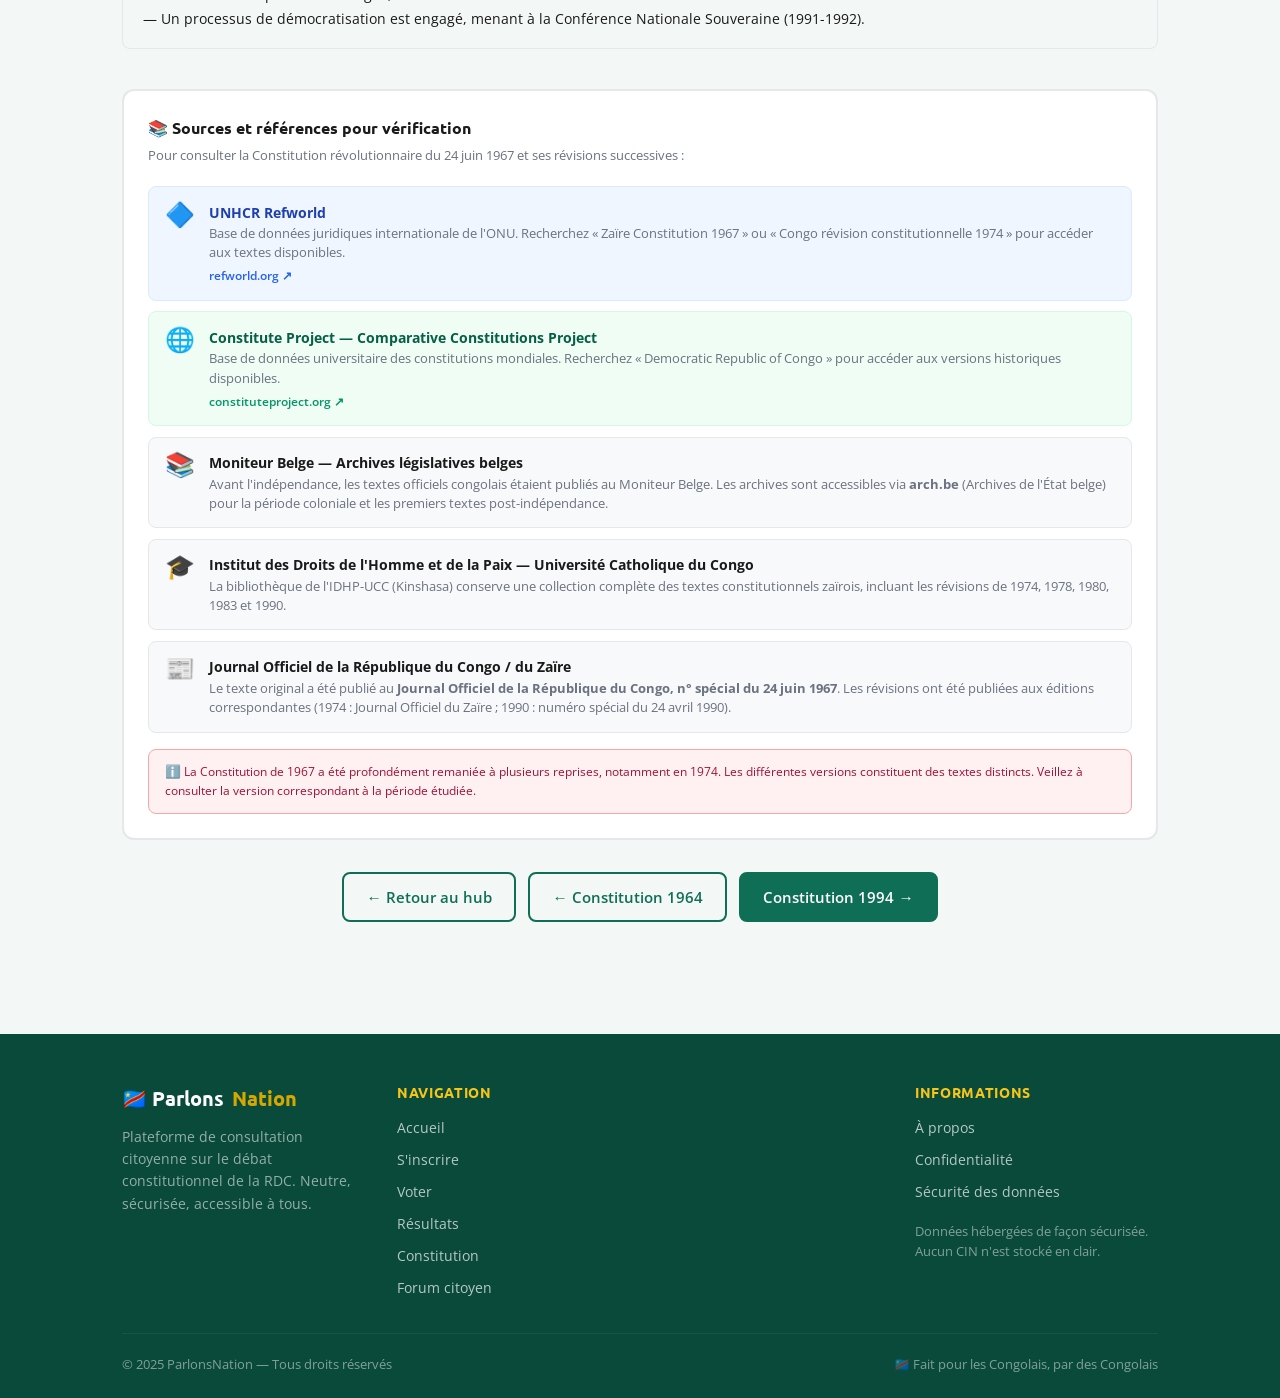
<file: constitution_1967.html>
﻿<!DOCTYPE html>
<html lang="fr">
<head>
  <meta charset="UTF-8">
  <meta name="viewport" content="width=device-width, initial-scale=1.0">
  <title>Constitution révolutionnaire 1967 — ParlonsNation</title>
  <meta name="description" content="Texte de la Constitution révolutionnaire du 24 juin 1967 (régime Mobutu), révisée en 1974, 1978, 1980, 1983 et 1990.">
  <link rel="stylesheet" href="style.css">
  <style>
    .const-page-header{background:linear-gradient(135deg,#b91c1c 0%,#dc2626 100%);color:#fff;padding:2rem 0;}
    .const-page-header h1{font-family:var(--font-head);font-size:1.5rem;font-weight:800;margin-bottom:.3rem;}
    .c-pill{padding:.2rem .7rem;border-radius:999px;font-size:.75rem;font-weight:700;background:rgba(255,255,255,.2);color:#fff;display:inline-block;margin:.2rem;}
    .search-bar{background:var(--white);border:2px solid var(--border);border-radius:var(--radius);padding:1rem 1.25rem;margin:1.5rem 0;display:flex;flex-wrap:wrap;gap:.5rem;align-items:center;position:sticky;top:60px;z-index:50;box-shadow:0 2px 8px rgba(0,0,0,.08);}
    .search-bar input{flex:1;min-width:150px;padding:.55rem .9rem;border:1.5px solid var(--border);border-radius:var(--radius-sm);font-size:.88rem;font-family:var(--font-body);}
    .search-bar input:focus{outline:none;border-color:#dc2626;}
    .search-bar select,.search-bar button{padding:.55rem .8rem;border:1.5px solid var(--border);border-radius:var(--radius-sm);font-size:.82rem;background:var(--white);font-family:var(--font-body);cursor:pointer;}
    .result-count{font-size:.8rem;color:var(--text-muted);}
    .titre-heading{font-family:var(--font-head);font-size:1.05rem;font-weight:800;text-transform:uppercase;color:#dc2626;padding:.7rem 1rem;background:#fff1f2;border-left:4px solid #dc2626;border-radius:0 var(--radius-sm) var(--radius-sm) 0;margin:2rem 0 1rem;}
    .chapitre-heading{font-family:var(--font-head);font-size:.9rem;font-weight:700;color:var(--text);padding:.45rem 1rem;background:#f8f9fa;border-left:3px solid #fca5a5;border-radius:0 var(--radius-sm) var(--radius-sm) 0;margin:.7rem 0 .45rem;}
    .revision-heading{font-family:var(--font-head);font-size:.88rem;font-weight:700;color:#b91c1c;padding:.35rem .75rem;background:#fee2e2;border-radius:var(--radius-sm);margin:1.5rem 0 .5rem;}
    .article-block{border:1px solid var(--border);border-radius:var(--radius-sm);padding:1rem 1.25rem;margin-bottom:.55rem;scroll-margin-top:120px;}
    .article-block:target{background:#fff1f2;border-color:#fca5a5;}
    .art-num{font-family:var(--font-head);font-size:.8rem;font-weight:800;text-transform:uppercase;color:#dc2626;margin-bottom:.3rem;}
    .art-num a{color:inherit;text-decoration:none;}
    .art-num a:hover{text-decoration:underline;}
    .art-badge{font-size:.65rem;font-weight:700;padding:.1rem .4rem;border-radius:999px;background:#fee2e2;color:#b91c1c;margin-left:.4rem;vertical-align:middle;}
    .art-text{font-size:.875rem;color:var(--text);line-height:1.75;}
    .back-link{color:rgba(255,255,255,.8);font-size:.85rem;font-weight:600;text-decoration:none;display:inline-block;margin-bottom:.5rem;}
    .disclaimer-box{background:#fff1f2;border:1px solid #fca5a5;border-radius:var(--radius-sm);padding:.7rem 1rem;font-size:.78rem;color:#9f1239;margin-bottom:1.5rem;}
    .context-box{background:#fef2f2;border:1px solid #fecaca;border-radius:var(--radius-sm);padding:1rem 1.25rem;margin-bottom:1.5rem;font-size:.85rem;color:#7f1d1d;line-height:1.7;}
    .no-result{text-align:center;padding:2rem;color:var(--text-muted);}
  </style>
</head>
<body>
  <!-- Navigation -->
<nav class="navbar">
  <div class="container">
    <a href="index.html" class="logo"><span class="logo-icon">🇨🇩</span> Parlons<span>Nation</span></a>
    <button class="nav-toggle" id="navToggle">☰</button>
    <ul class="nav-links" id="navLinks">
      <li><a href="index.html">Accueil</a></li>
      <li><a href="voter.html">Voter</a></li>
      <li><a href="resultats.html">Résultats</a></li>
      <li><a href="constitution.html" class="active">Constitution</a></li>
      <li><a href="forum.html">Forum</a></li>
      <li><a href="inscription.html" class="btn btn-primary btn-sm">S'inscrire</a></li>
    </ul>
  </div>
</nav>

  <div class="const-page-header">
    <div class="container">
      <a href="constitution.html" class="back-link">← Retour au hub constitutionnel</a>
      <h1>Constitution révolutionnaire du 24 juin 1967</h1>
      <p>Régime du Mouvement Populaire de la Révolution (MPR) · Mobutu Sese Seko · Révisée 6 fois</p>
      <div>
        <span class="c-pill">79 articles (texte original)</span>
        <span class="c-pill">MPR parti unique (1974)</span>
        <span class="c-pill">6 révisions</span>
        <span class="c-pill">Remplacée en 1994</span>
      </div>
    </div>
  </div>

  <div class="container" style="padding-top:1.5rem;padding-bottom:3rem;">
    <div class="context-box">
      <strong>Contexte historique :</strong> Après son coup d'État du 24 novembre 1965, le Général Mobutu gouverna par ordonnances-lois pendant deux ans avant de faire adopter cette constitution par référendum le 24 juin 1967 (98% de OUI). Elle établissait une présidence très forte et un bipartisme limité. En <strong>1974</strong>, une révision majeure fit du MPR l'institution suprême de l'État, transformant le Zaïre en État à parti unique où tout citoyen était automatiquement membre du MPR. En <strong>1990</strong>, sous la pression des mouvements démocratiques et des bailleurs de fonds, Mobutu annonça la fin du monopartisme et l'ouverture au multipartisme.
    </div>
    <div class="disclaimer-box">ℹ️ Texte reproduit à des fins historiques et informatives.</div>

    <div class="search-bar">
      <input type="text" id="searchInput" placeholder="Rechercher dans les articles…" autocomplete="off">
      <select id="filtreSection">
        <option value="">Tous les Titres</option>
        <option value="I">Titre I — État</option>
        <option value="II">Titre II — Droits</option>
        <option value="III">Titre III — Pouvoir exécutif</option>
        <option value="IV">Titre IV — Parlement</option>
        <option value="V">Titre V — Judiciaire</option>
        <option value="REV">Révisions 1974–1990</option>
      </select>
      <button id="resetBtn">Réinitialiser</button>
      <span class="result-count" id="resultCount">79 articles</span>
    </div>

    <div id="articlesContainer">
      <div class="titre-heading" id="titre-I">TITRE I — DE L'ÉTAT ET DE LA SOUVERAINETÉ</div>

      <div class="article-block" id="art-1" data-titre="I">
        <div class="art-num"><a href="#art-1">Article 1er</a></div>
        <div class="art-text">La République Démocratique du Congo est un État indépendant et souverain. Son gouvernement est républicain et démocratique.<br><br>
        Elle est organisée en République unitaire et décentralisée.<br><br>
        <em>(Après 1971, dénommée : République du Zaïre)</em></div>
      </div>

      <div class="article-block" id="art-2" data-titre="I">
        <div class="art-num"><a href="#art-2">Article 2</a></div>
        <div class="art-text">La souveraineté appartient au peuple. Elle est exercée directement par voie de référendum ou indirectement par l'intermédiaire de ses représentants élus.</div>
      </div>

      <div class="article-block" id="art-3" data-titre="I">
        <div class="art-num"><a href="#art-3">Article 3</a></div>
        <div class="art-text">Le territoire national est inaliénable et indivisible. Les frontières sont celles héritées de la colonisation au 30 juin 1960.</div>
      </div>

      <div class="article-block" id="art-4" data-titre="I">
        <div class="art-num"><a href="#art-4">Article 4</a></div>
        <div class="art-text">La capitale est Kinshasa. La langue officielle est le Français. Les langues nationales sont le Kikongo, le Lingala, le Swahili et le Tshiluba.<br><br>
        La devise est : Paix – Justice – Travail.<br><br>
        <em>(Après 1971 : Zaïre beau pays, notre pays — devise nationale modifiée)</em></div>
      </div>

      <div class="article-block" id="art-5" data-titre="I">
        <div class="art-num"><a href="#art-5">Article 5</a></div>
        <div class="art-text">Les partis politiques participent à l'expression du suffrage universel dans le cadre de la loi. Deux partis politiques sont reconnus au moment de l'entrée en vigueur de la présente Constitution : le Mouvement Populaire de la Révolution (MPR) et la Convention Nationale Congolaise (CONACO).<br><br>
        <em>(Texte original — remplacé par les révisions de 1974)</em></div>
      </div>

      <div class="titre-heading" id="titre-II">TITRE II — DES DROITS ET DEVOIRS FONDAMENTAUX</div>

      <div class="article-block" id="art-6" data-titre="II">
        <div class="art-num"><a href="#art-6">Article 6</a></div>
        <div class="art-text">Tous les êtres humains sont égaux en dignité et en droits. La personne humaine est sacrée. L'État a l'obligation de la respecter et de la protéger.</div>
      </div>

      <div class="article-block" id="art-7" data-titre="II">
        <div class="art-num"><a href="#art-7">Article 7</a></div>
        <div class="art-text">La liberté individuelle est garantie. Nul ne peut être arrêté, détenu ou condamné qu'en vertu de la loi. Nul ne peut être soumis à la torture.</div>
      </div>

      <div class="article-block" id="art-8" data-titre="II">
        <div class="art-num"><a href="#art-8">Article 8</a></div>
        <div class="art-text">La liberté de pensée, de conscience et de religion est garantie dans le respect de la loi et de l'ordre public.</div>
      </div>

      <div class="article-block" id="art-9" data-titre="II">
        <div class="art-num"><a href="#art-9">Article 9</a></div>
        <div class="art-text">La liberté d'expression est garantie. La liberté de la presse est exercée dans les conditions fixées par la loi.</div>
      </div>

      <div class="article-block" id="art-10" data-titre="II">
        <div class="art-num"><a href="#art-10">Article 10</a></div>
        <div class="art-text">La propriété privée est garantie. Nul ne peut en être privé que pour cause d'utilité publique et moyennant une juste et préalable indemnité.</div>
      </div>

      <div class="article-block" id="art-11" data-titre="II">
        <div class="art-num"><a href="#art-11">Article 11</a></div>
        <div class="art-text">Le travail est un droit et un devoir pour tout citoyen. L'État veille à la création de conditions favorables à l'emploi.</div>
      </div>

      <div class="article-block" id="art-12" data-titre="II">
        <div class="art-num"><a href="#art-12">Article 12</a></div>
        <div class="art-text">Tout citoyen a le devoir de défendre la patrie, de respecter la Constitution, les lois et règlements de la République, et de contribuer au financement des charges publiques.</div>
      </div>

      <div class="titre-heading" id="titre-III">TITRE III — DU POUVOIR EXÉCUTIF</div>

      <div class="article-block" id="art-20" data-titre="III">
        <div class="art-num"><a href="#art-20">Article 20</a></div>
        <div class="art-text">Le Président de la République est le Chef de l'État et du Gouvernement. Il détient le pouvoir exécutif. Il est élu au suffrage universel direct pour un mandat de sept ans renouvelable.<br><br>
        Il est Commandant suprême des Forces armées.</div>
      </div>

      <div class="article-block" id="art-21" data-titre="III">
        <div class="art-num"><a href="#art-21">Article 21</a></div>
        <div class="art-text">Pour être élu Président de la République, il faut être citoyen congolais (zaïrois) d'origine, jouir de ses droits civils et politiques, être âgé d'au moins trente ans et résider sur le territoire national.</div>
      </div>

      <div class="article-block" id="art-22" data-titre="III">
        <div class="art-num"><a href="#art-22">Article 22</a></div>
        <div class="art-text">Le Président de la République nomme et révoque les membres du Gouvernement. Il promulgue les lois. Il peut légiférer par voie d'ordonnance-loi dans les domaines autres que ceux réservés au Parlement.<br><br>
        Il ratifie les traités et accords internationaux. Il accrédite les ambassadeurs. Il est responsable de la défense nationale.</div>
      </div>

      <div class="article-block" id="art-23" data-titre="III">
        <div class="art-num"><a href="#art-23">Article 23</a></div>
        <div class="art-text">Le Gouvernement est composé de Commissaires d'État (Ministres) nommés et révocables par le Président de la République. Ils sont responsables devant lui.<br><br>
        Le Président de la République préside le Conseil des Commissaires d'État.</div>
      </div>

      <div class="article-block" id="art-24" data-titre="III">
        <div class="art-num"><a href="#art-24">Article 24</a></div>
        <div class="art-text">Le Président de la République peut, lorsque les circonstances l'exigent, proclamer l'état d'urgence ou l'état de guerre. Pendant cet état, il prend toutes les mesures nécessaires à la sauvegarde de l'unité nationale et de l'intégrité territoriale.</div>
      </div>

      <div class="titre-heading" id="titre-IV">TITRE IV — DU POUVOIR LÉGISLATIF</div>

      <div class="article-block" id="art-40" data-titre="IV">
        <div class="art-num"><a href="#art-40">Article 40</a></div>
        <div class="art-text">Le pouvoir législatif est exercé par l'Assemblée nationale. Ses membres sont élus au suffrage universel direct pour un mandat de cinq ans.</div>
      </div>

      <div class="article-block" id="art-41" data-titre="IV">
        <div class="art-num"><a href="#art-41">Article 41</a></div>
        <div class="art-text">L'Assemblée nationale vote les lois, consent les impôts et contrôle l'action du Gouvernement dans les conditions fixées par la présente Constitution.</div>
      </div>

      <div class="article-block" id="art-42" data-titre="IV">
        <div class="art-num"><a href="#art-42">Article 42</a></div>
        <div class="art-text">L'initiative des lois appartient concurremment au Président de la République et aux membres de l'Assemblée nationale.</div>
      </div>

      <div class="article-block" id="art-43" data-titre="IV">
        <div class="art-num"><a href="#art-43">Article 43</a></div>
        <div class="art-text">L'Assemblée nationale se réunit en deux sessions ordinaires par an. Le Président de la République peut la dissoudre ou la convoquer en session extraordinaire.</div>
      </div>

      <div class="titre-heading" id="titre-V">TITRE V — DU POUVOIR JUDICIAIRE</div>

      <div class="article-block" id="art-60" data-titre="V">
        <div class="art-num"><a href="#art-60">Article 60</a></div>
        <div class="art-text">Le pouvoir judiciaire est indépendant. Il est exercé par les cours et tribunaux. Les magistrats du siège ne sont soumis qu'à la loi dans l'exercice de leurs fonctions.</div>
      </div>

      <div class="article-block" id="art-61" data-titre="V">
        <div class="art-num"><a href="#art-61">Article 61</a></div>
        <div class="art-text">La Cour suprême de justice est la plus haute juridiction de l'ordre judiciaire. Elle statue sur la constitutionnalité des lois.</div>
      </div>

      <!-- RÉVISIONS -->
      <div class="revision-heading" id="rev-1974">⚙️ RÉVISION CONSTITUTIONNELLE DU 15 AOÛT 1974 — Parti Unique et État MPR</div>

      <div class="article-block" id="art-r74-1" data-titre="REV">
        <div class="art-num"><a href="#art-r74-1">Révision 1974 — Dispositions principales</a></div>
        <div class="art-text">Par la révision constitutionnelle du 15 août 1974, la Constitution de 1967 est fondamentalement réécrite :<br><br>
        <strong>Article 1er (révisé) :</strong> Le Mouvement Populaire de la Révolution (MPR) est l'institution suprême de la Nation. Il est incarné par son Président-Fondateur qui est de droit le Président de la République.<br><br>
        <strong>Article 2 (révisé) :</strong> Tout Zaïrois est de plein droit membre du MPR. Il n'existe qu'un seul parti politique en République du Zaïre : le MPR.<br><br>
        <strong>Article 3 (révisé) :</strong> L'État et le Parti se confondent. Le Bureau Politique du MPR est l'organe suprême de la Nation.<br><br>
        <strong>Suppressions :</strong> L'Assemblée nationale est remplacée par le Conseil Législatif National (CLN), dont les membres sont choisis parmi les membres du MPR. Le contrôle parlementaire sur l'exécutif est supprimé.</div>
      </div>

      <div class="revision-heading" id="rev-1978">⚙️ RÉVISION CONSTITUTIONNELLE DE 1978</div>

      <div class="article-block" id="art-r78-1" data-titre="REV">
        <div class="art-num"><a href="#art-r78-1">Révision 1978 — Renforcement du présidentialisme</a></div>
        <div class="art-text">La révision de 1978 renforce encore les pouvoirs du Président-Fondateur du MPR :<br><br>
        — Le Président peut gouverner par ordonnance-loi dans tous les domaines ;<br>
        — Le mandat présidentiel est maintenu à 7 ans renouvelable sans limite ;<br>
        — Le Bureau Politique du MPR voit son rôle consacré comme organe de décision suprême ;<br>
        — La présidence du Conseil Judiciaire est confiée au Président de la République.</div>
      </div>

      <div class="revision-heading" id="rev-1990">⚙️ RÉVISION CONSTITUTIONNELLE DU 24 AVRIL 1990 — Fin du Parti Unique</div>

      <div class="article-block" id="art-r90-1" data-titre="REV">
        <div class="art-num"><a href="#art-r90-1">Révision 1990 — Retour au multipartisme</a></div>
        <div class="art-text">Sous la pression des manifestations démocratiques et des conditionnalités des bailleurs de fonds, Mobutu annonce le 24 avril 1990 la fin du monopartisme.<br><br>
        <strong>Dispositions :</strong><br><br>
        — Le MPR cesse d'être le parti unique et devient un parti comme les autres ;<br>
        — La liberté de formation de partis politiques est rétablie ;<br>
        — Le droit à l'opposition politique est reconnu ;<br>
        — La liberté de la presse est élargie ;<br>
        — Un processus de démocratisation est engagé, menant à la Conférence Nationale Souveraine (1991-1992).</div>
      </div>

      <div class="no-result" id="noResult" style="display:none;">Aucun article ne correspond à votre recherche.</div>
    </div>

    <!-- RÉFÉRENCES OFFICIELLES -->
    <div id="references" style="margin-top:2.5rem;padding:1.5rem;background:var(--white);border:2px solid var(--border);border-radius:var(--radius);">
      <h3 style="font-family:var(--font-head);font-size:1rem;font-weight:700;margin-bottom:.3rem;color:var(--text);">📚 Sources et références pour vérification</h3>
      <p style="font-size:.83rem;color:var(--text-muted);margin-bottom:1.25rem;line-height:1.6;">Pour consulter la Constitution révolutionnaire du 24 juin 1967 et ses révisions successives :</p>
      <div style="display:grid;grid-template-columns:1fr;gap:.65rem;">

        <a href="https://www.refworld.org" target="_blank" rel="noopener noreferrer" style="display:flex;align-items:flex-start;gap:.85rem;padding:.9rem 1rem;border:1.5px solid #dbeafe;border-radius:var(--radius-sm);text-decoration:none;background:#eff6ff;">
          <div style="font-size:1.5rem;flex-shrink:0;line-height:1;">🔷</div>
          <div>
            <div style="font-weight:700;font-size:.88rem;color:#1e40af;">UNHCR Refworld</div>
            <div style="font-size:.8rem;color:var(--text-muted);line-height:1.5;">Base de données juridiques internationale de l'ONU. Recherchez « Zaïre Constitution 1967 » ou « Congo révision constitutionnelle 1974 » pour accéder aux textes disponibles.</div>
            <div style="font-size:.75rem;color:#2563eb;margin-top:.25rem;font-weight:600;">refworld.org ↗</div>
          </div>
        </a>

        <a href="https://www.constituteproject.org" target="_blank" rel="noopener noreferrer" style="display:flex;align-items:flex-start;gap:.85rem;padding:.9rem 1rem;border:1.5px solid #d1fae5;border-radius:var(--radius-sm);text-decoration:none;background:#f0fdf4;">
          <div style="font-size:1.5rem;flex-shrink:0;line-height:1;">🌐</div>
          <div>
            <div style="font-weight:700;font-size:.88rem;color:#065f46;">Constitute Project — Comparative Constitutions Project</div>
            <div style="font-size:.8rem;color:var(--text-muted);line-height:1.5;">Base de données universitaire des constitutions mondiales. Recherchez « Democratic Republic of Congo » pour accéder aux versions historiques disponibles.</div>
            <div style="font-size:.75rem;color:#059669;margin-top:.25rem;font-weight:600;">constituteproject.org ↗</div>
          </div>
        </a>

        <div style="display:flex;align-items:flex-start;gap:.85rem;padding:.9rem 1rem;border:1.5px solid var(--border);border-radius:var(--radius-sm);background:#f8f9fa;">
          <div style="font-size:1.5rem;flex-shrink:0;line-height:1;">📚</div>
          <div>
            <div style="font-weight:700;font-size:.88rem;color:var(--text);">Moniteur Belge — Archives législatives belges</div>
            <div style="font-size:.8rem;color:var(--text-muted);line-height:1.5;">Avant l'indépendance, les textes officiels congolais étaient publiés au Moniteur Belge. Les archives sont accessibles via <strong>arch.be</strong> (Archives de l'État belge) pour la période coloniale et les premiers textes post-indépendance.</div>
          </div>
        </div>

        <div style="display:flex;align-items:flex-start;gap:.85rem;padding:.9rem 1rem;border:1.5px solid var(--border);border-radius:var(--radius-sm);background:#f8f9fa;">
          <div style="font-size:1.5rem;flex-shrink:0;line-height:1;">🎓</div>
          <div>
            <div style="font-weight:700;font-size:.88rem;color:var(--text);">Institut des Droits de l'Homme et de la Paix — Université Catholique du Congo</div>
            <div style="font-size:.8rem;color:var(--text-muted);line-height:1.5;">La bibliothèque de l'IDHP-UCC (Kinshasa) conserve une collection complète des textes constitutionnels zaïrois, incluant les révisions de 1974, 1978, 1980, 1983 et 1990.</div>
          </div>
        </div>

        <div style="display:flex;align-items:flex-start;gap:.85rem;padding:.9rem 1rem;border:1.5px solid var(--border);border-radius:var(--radius-sm);background:#f8f9fa;">
          <div style="font-size:1.5rem;flex-shrink:0;line-height:1;">📰</div>
          <div>
            <div style="font-weight:700;font-size:.88rem;color:var(--text);">Journal Officiel de la République du Congo / du Zaïre</div>
            <div style="font-size:.8rem;color:var(--text-muted);line-height:1.5;">Le texte original a été publié au <strong>Journal Officiel de la République du Congo, n° spécial du 24 juin 1967</strong>. Les révisions ont été publiées aux éditions correspondantes (1974 : Journal Officiel du Zaïre ; 1990 : numéro spécial du 24 avril 1990).</div>
          </div>
        </div>

      </div>
      <div style="margin-top:1rem;padding:.75rem 1rem;background:#fff1f2;border:1px solid #fca5a5;border-radius:var(--radius-sm);font-size:.78rem;color:#9f1239;">
        ℹ️ La Constitution de 1967 a été profondément remaniée à plusieurs reprises, notamment en 1974. Les différentes versions constituent des textes distincts. Veillez à consulter la version correspondant à la période étudiée.
      </div>
    </div>

    <div style="text-align:center;margin-top:2rem;">
      <a href="constitution.html" class="btn btn-outline">← Retour au hub</a>
      <a href="constitution_1964.html" class="btn btn-outline" style="margin-left:.5rem;">← Constitution 1964</a>
      <a href="constitution_1994.html" class="btn btn-primary" style="margin-left:.5rem;">Constitution 1994 →</a>
    </div>
  </div>

  <!-- Footer -->
<footer class="footer">
  <div class="container">
    <div class="footer-grid">
      <div class="footer-brand">
        <a href="index.html" class="logo">🇨🇩 Parlons<span>Nation</span></a>
        <p>Plateforme de consultation citoyenne sur le débat constitutionnel de la RDC. Neutre, sécurisée, accessible à tous.</p>
      </div>
      <div>
        <h4>Navigation</h4>
        <ul class="footer-links">
          <li><a href="index.html">Accueil</a></li>
          <li><a href="inscription.html">S'inscrire</a></li>
          <li><a href="voter.html">Voter</a></li>
          <li><a href="resultats.html">Résultats</a></li>
          <li><a href="constitution.html">Constitution</a></li>
          <li><a href="forum.html">Forum citoyen</a></li>
        </ul>
      </div>
      <div>
        <h4>Informations</h4>
        <ul class="footer-links">
          <li><a href="#">À propos</a></li>
          <li><a href="#">Confidentialité</a></li>
          <li><a href="#">Sécurité des données</a></li>
        </ul>
        <div style="margin-top:1rem;">
          <p style="font-size:0.8rem;opacity:0.6;">Données hébergées de façon sécurisée.<br>Aucun CIN n'est stocké en clair.</p>
        </div>
      </div>
    </div>
    <div class="footer-bottom">
      <span>© 2025 ParlonsNation — Tous droits réservés</span>
      <span>🇨🇩 Fait pour les Congolais, par des Congolais</span>
    </div>
  </div>
</footer>
  <script>
    document.getElementById('navToggle').addEventListener('click',function(){document.getElementById('navLinks').classList.toggle('open');this.classList.toggle('active');});
    const arts=Array.from(document.querySelectorAll('.article-block')),hdrs=document.querySelectorAll('.titre-heading,.chapitre-heading,.revision-heading'),tot=arts.length,cnt=document.getElementById('resultCount');
    function doFilter(){const q=document.getElementById('searchInput').value.toLowerCase().trim(),t=document.getElementById('filtreSection').value;let v=0;arts.forEach(a=>{const s=(!q||a.textContent.toLowerCase().includes(q))&&(!t||a.dataset.titre===t);a.style.display=s?'':'none';if(s)v++;});hdrs.forEach(h=>{let n=h.nextElementSibling,hv=false;while(n&&!n.classList.contains('titre-heading')&&!n.classList.contains('revision-heading')){if(n.classList.contains('article-block')&&n.style.display!=='none'){hv=true;break;}n=n.nextElementSibling;}h.style.display=hv?'':'none';});cnt.textContent=(q||t)?`${v}/${tot} éléments`:`${tot} articles`;document.getElementById('noResult').style.display=v===0?'':'none';}
    document.getElementById('searchInput').addEventListener('input',doFilter);document.getElementById('filtreSection').addEventListener('change',doFilter);document.getElementById('resetBtn').addEventListener('click',()=>{document.getElementById('searchInput').value='';document.getElementById('filtreSection').value='';doFilter();});
  </script>
</body>
</html>
</file>
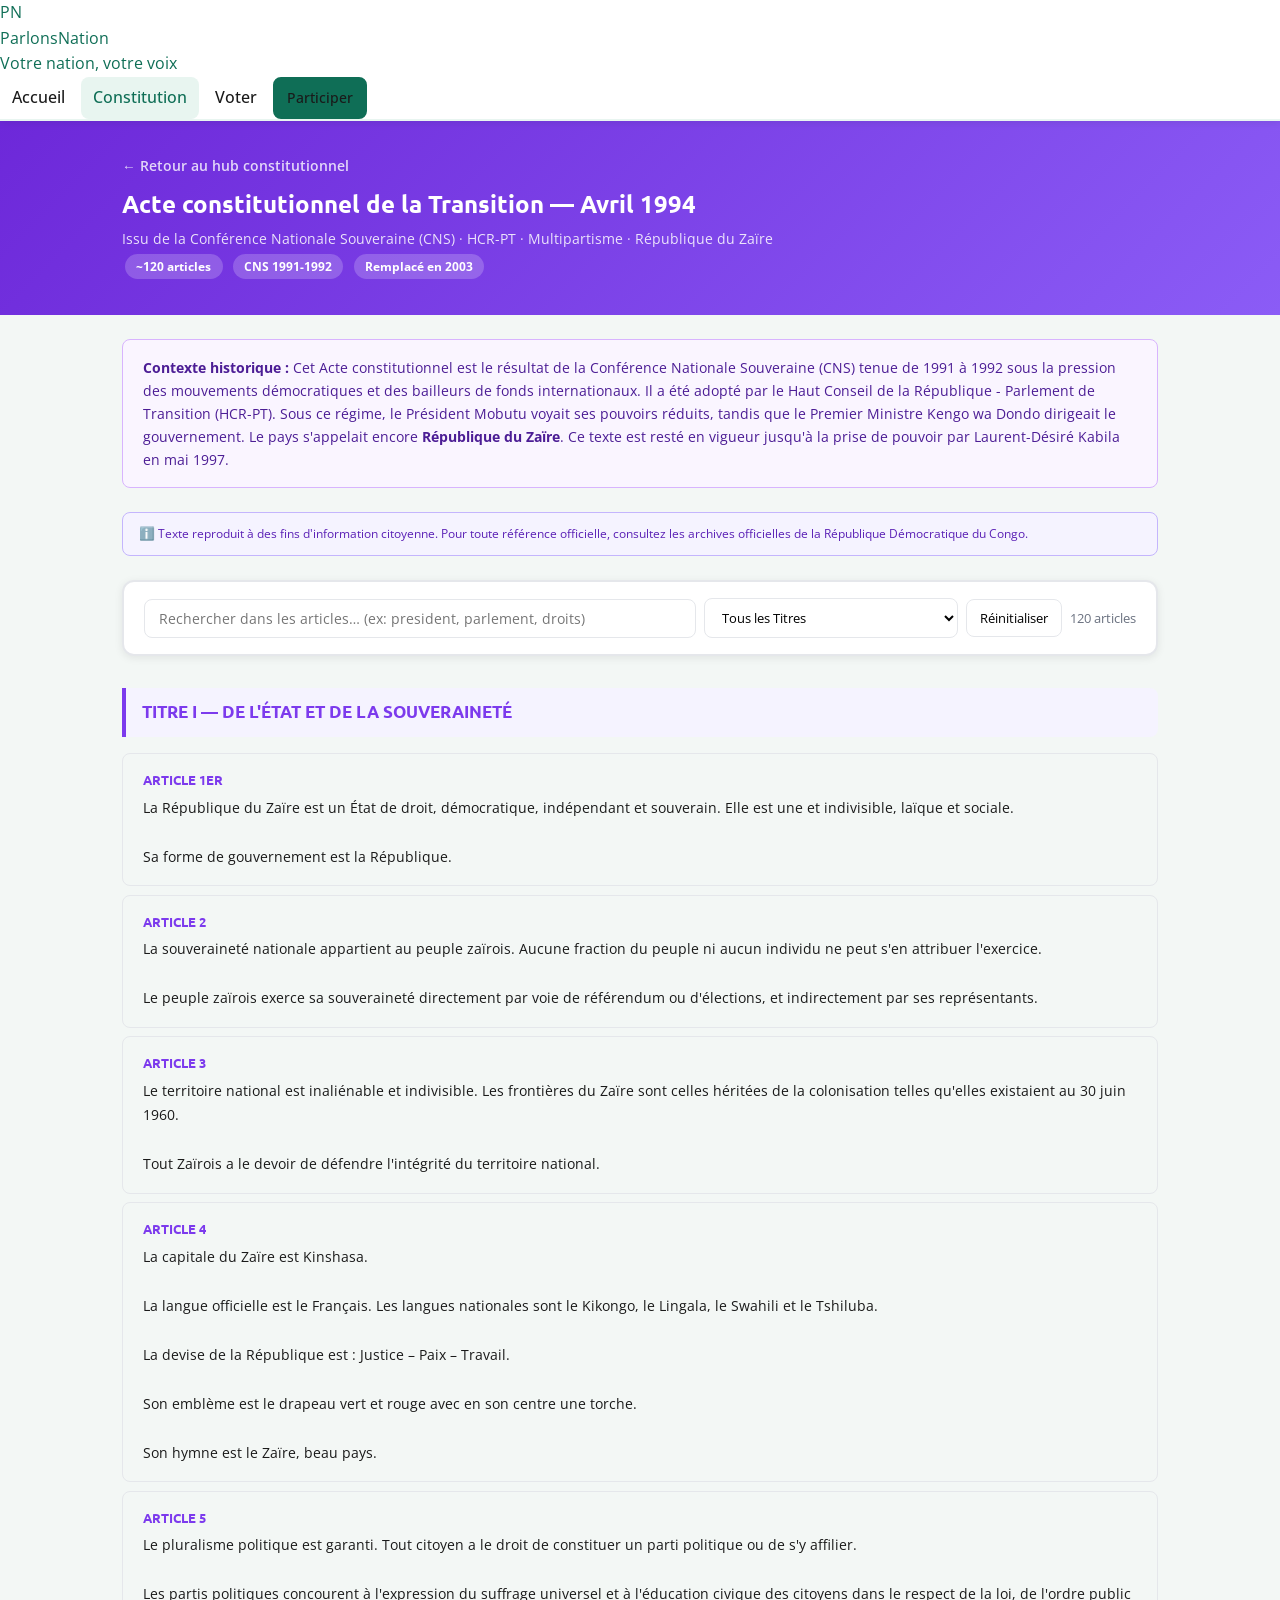
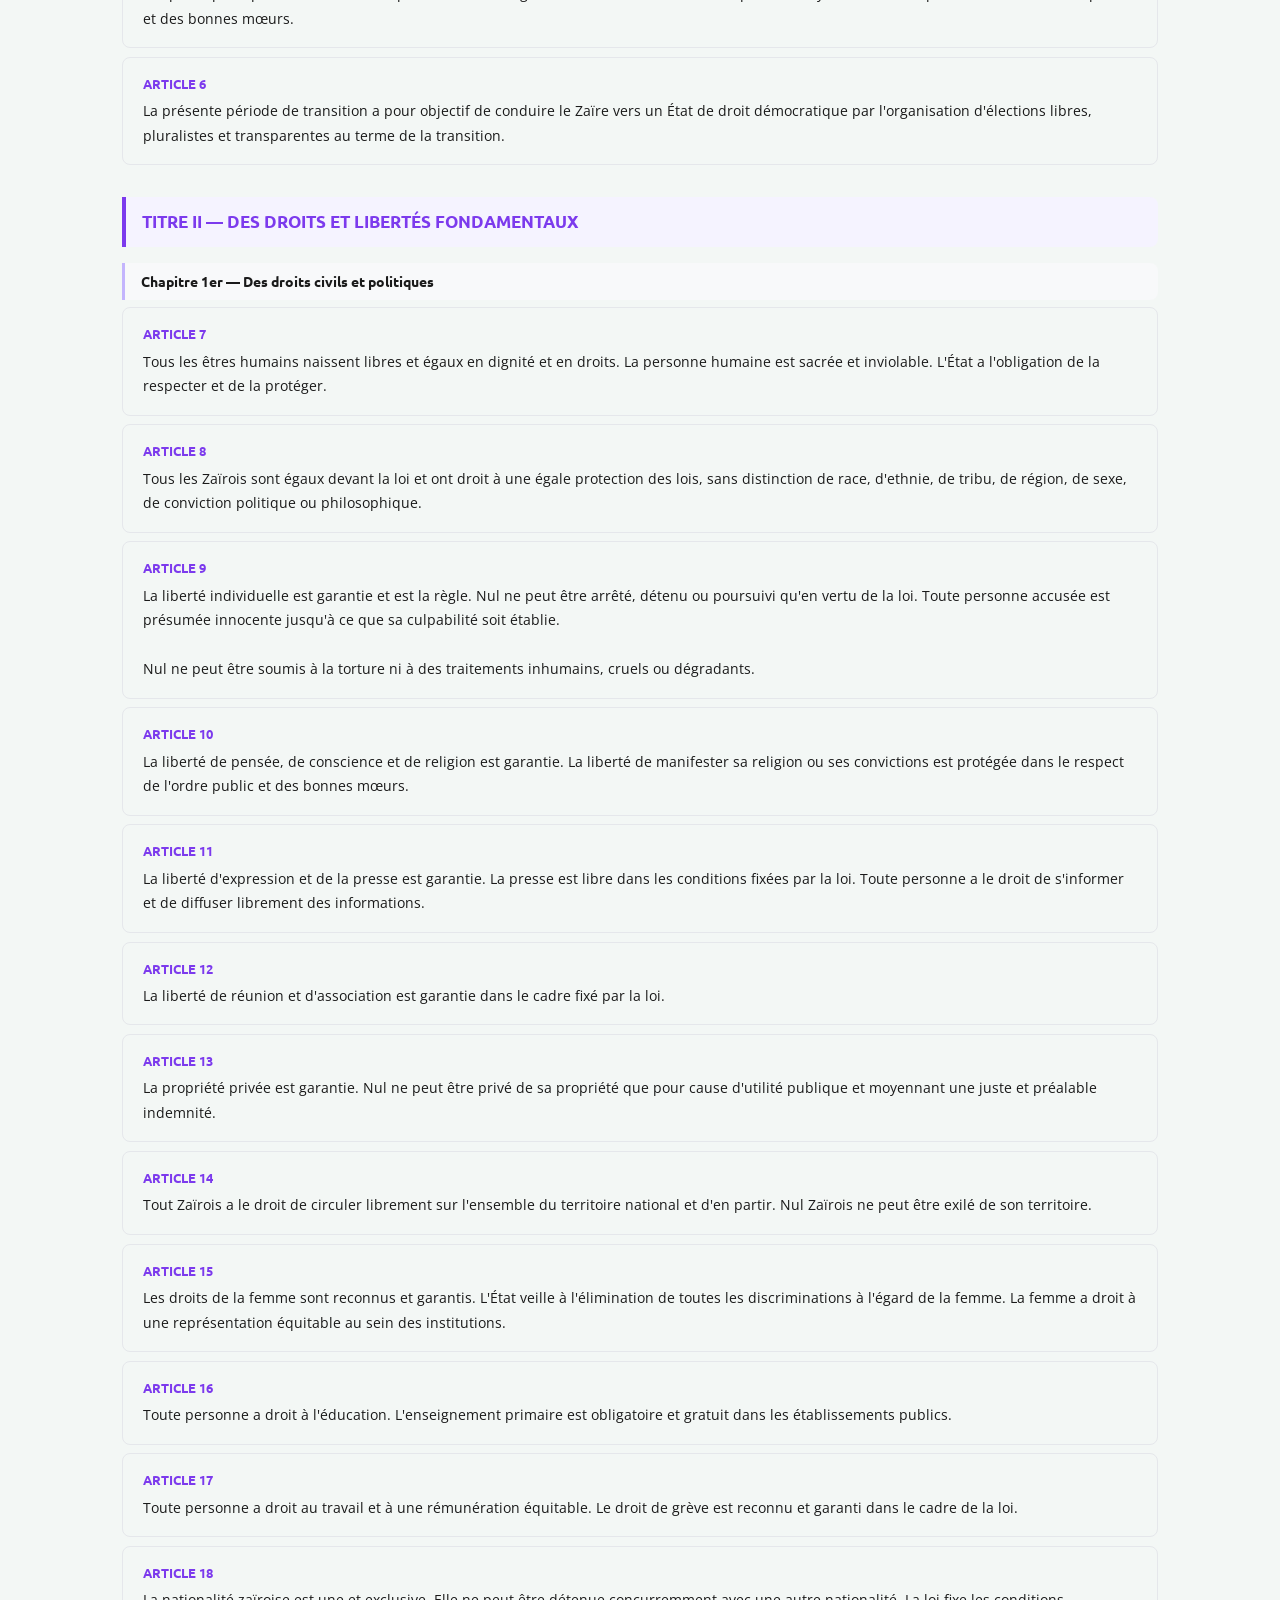
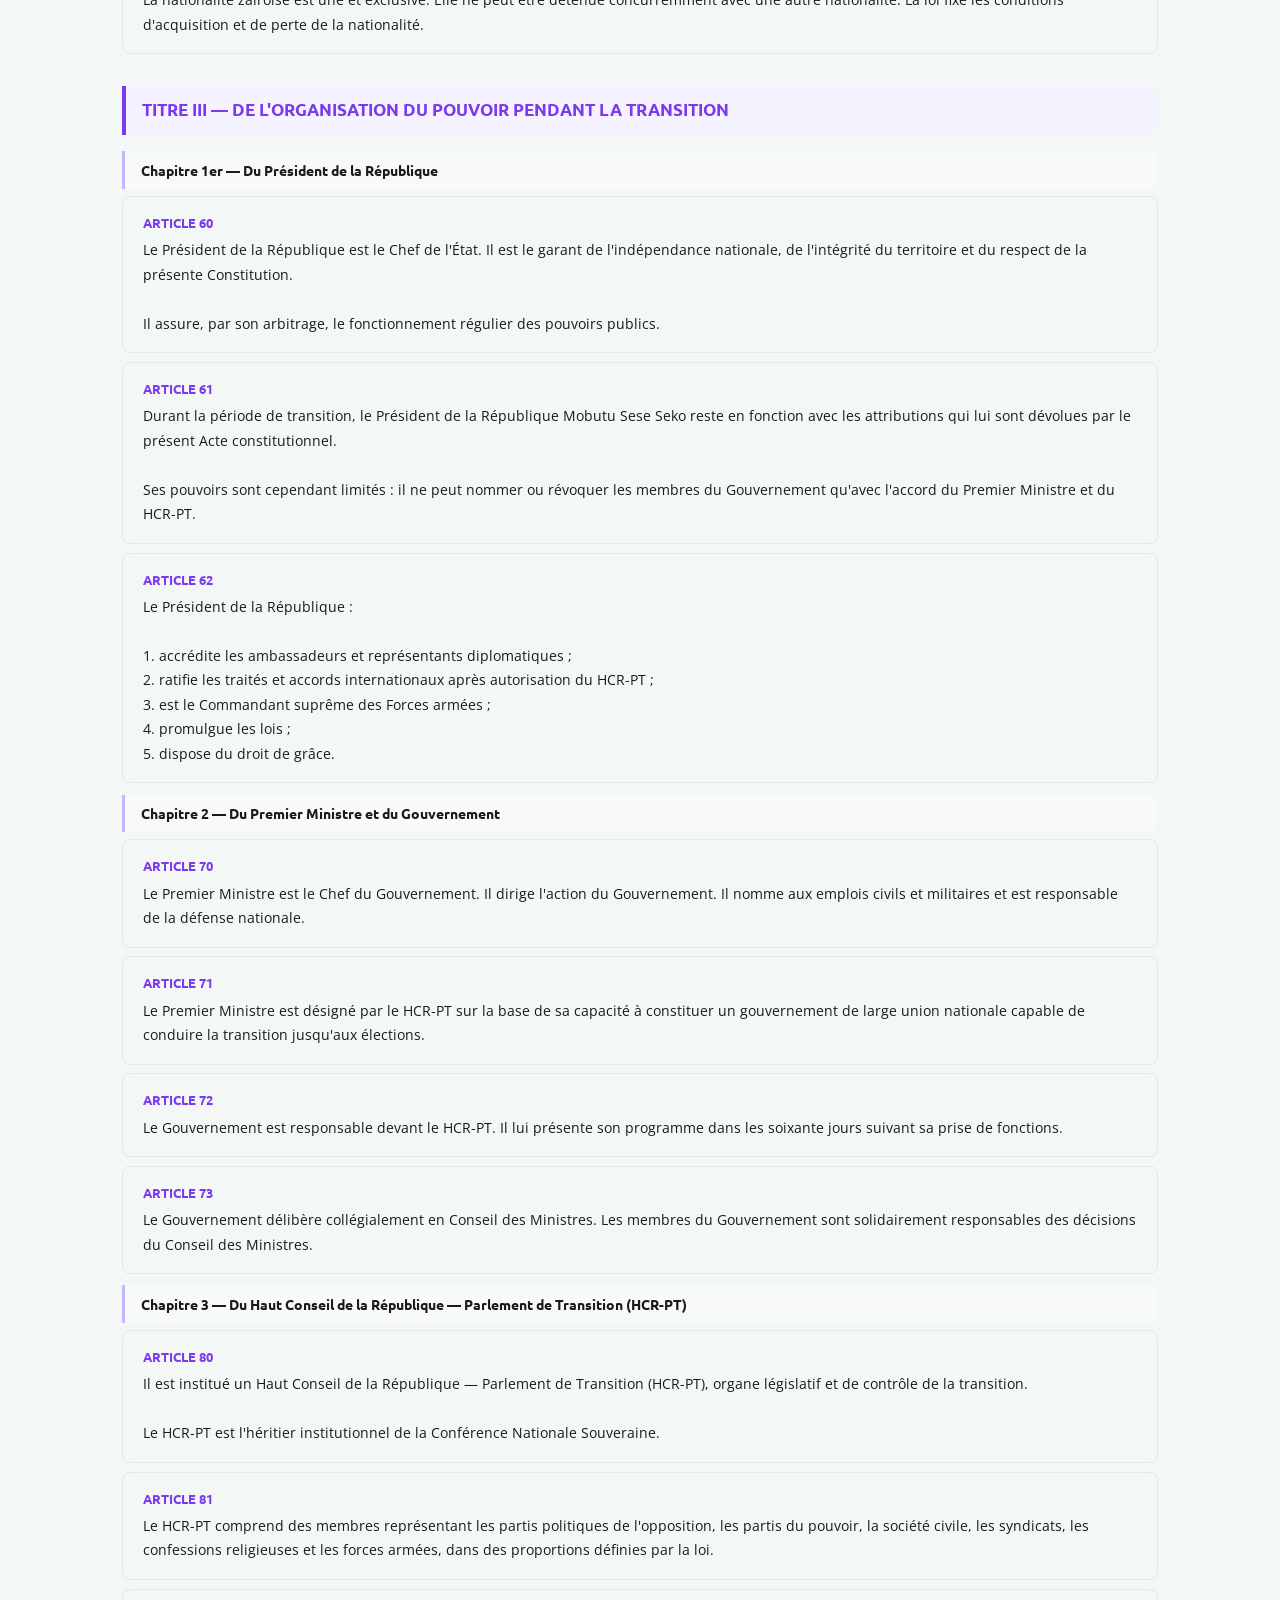
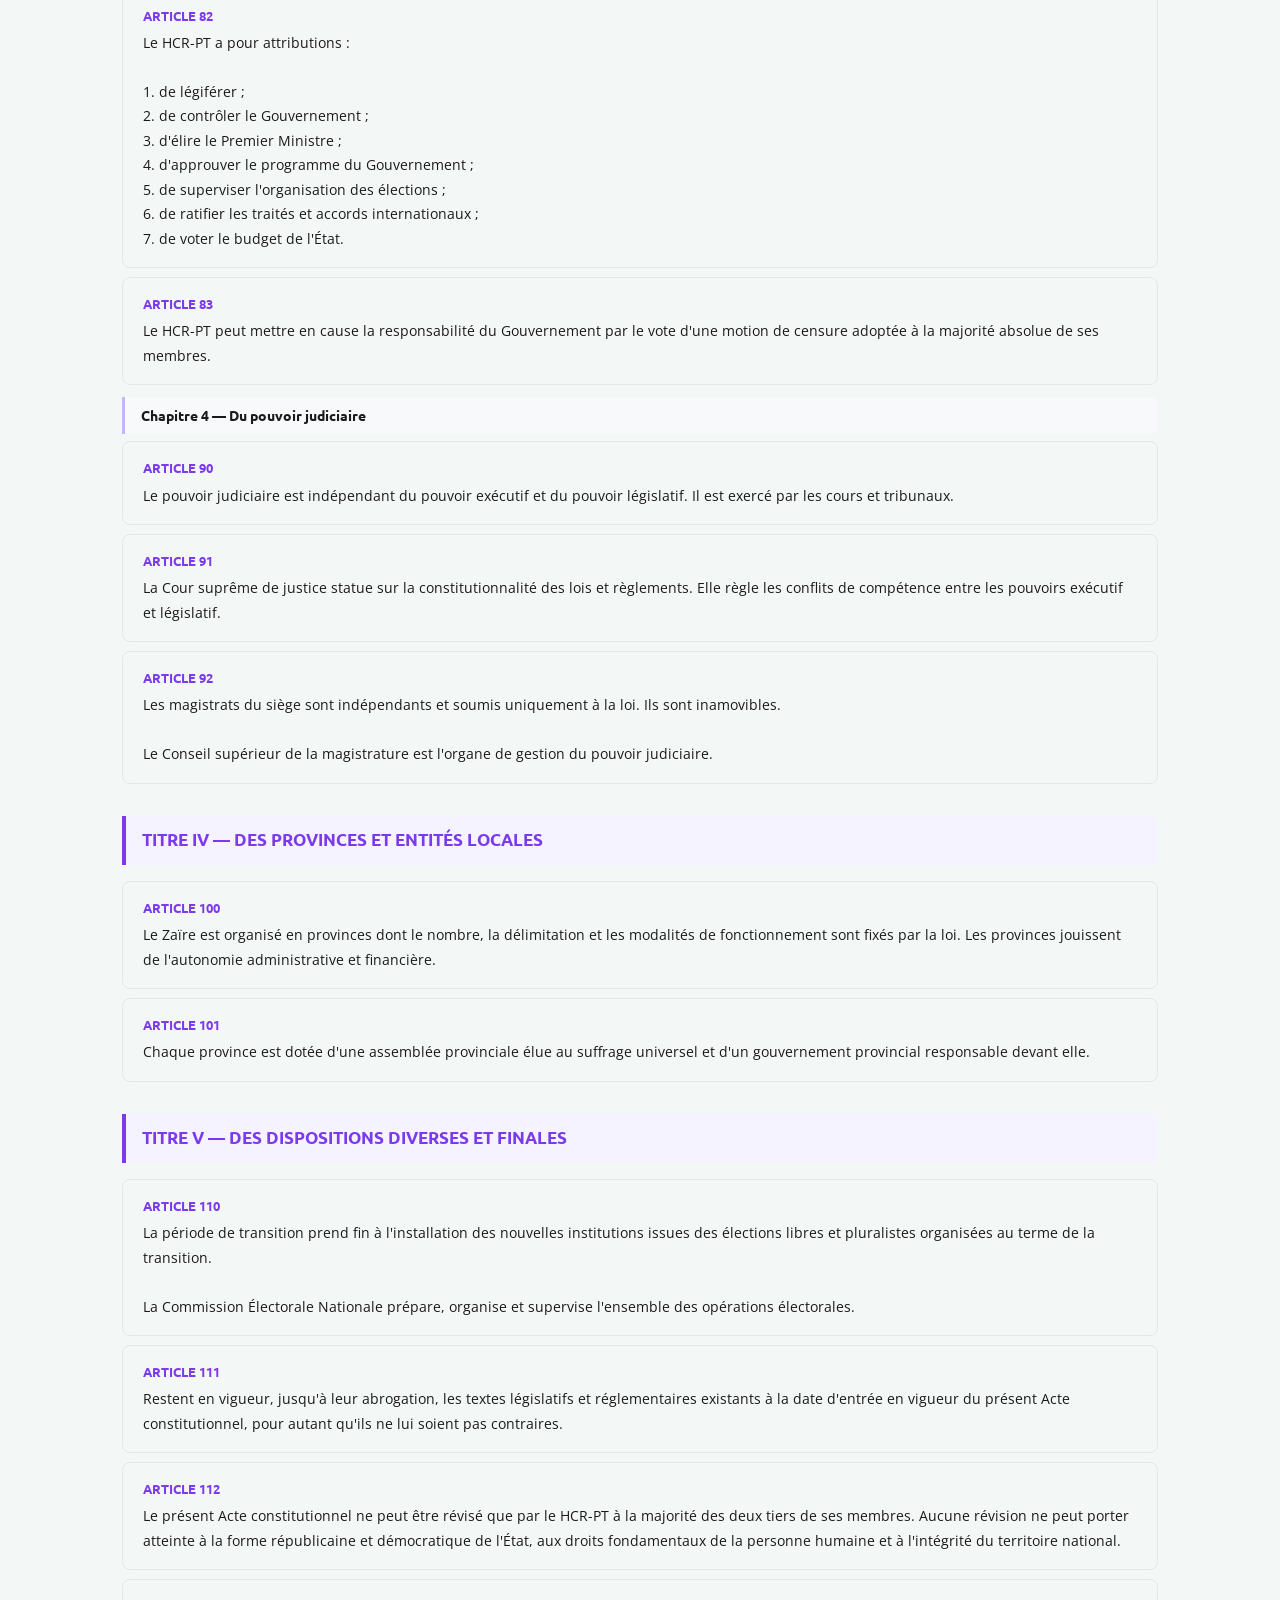
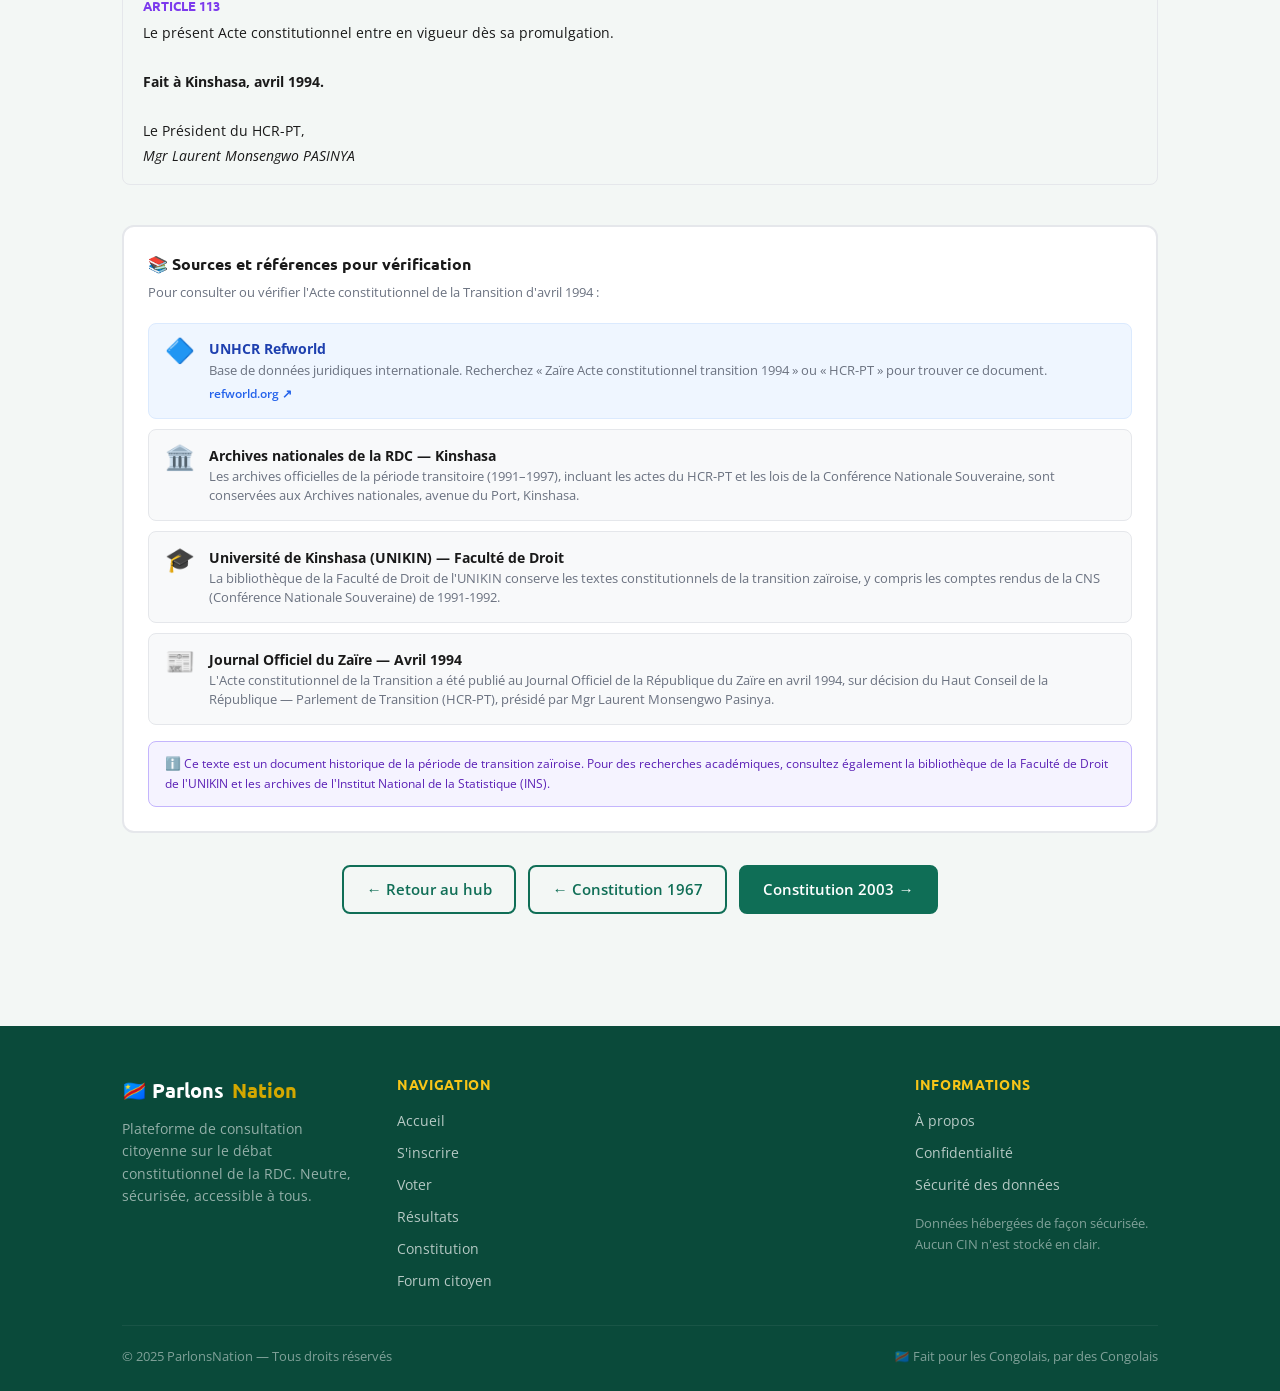
<file: constitution_1994.html>
﻿<!DOCTYPE html>
<html lang="fr">
<head>
  <meta charset="UTF-8">
  <meta name="viewport" content="width=device-width, initial-scale=1.0">
  <title>Acte constitutionnel de la Transition 1994 — ParlonsNation</title>
  <meta name="description" content="Texte intégral de l'Acte constitutionnel de la Transition d'avril 1994, issu de la Conférence Nationale Souveraine.">
  <link rel="stylesheet" href="style.css">
  <style>
    .const-page-header{background:linear-gradient(135deg,#6d28d9 0%,#8b5cf6 100%);color:#fff;padding:2rem 0;}
    .const-page-header h1{font-family:var(--font-head);font-size:1.5rem;font-weight:800;margin-bottom:.3rem;}
    .const-page-header p{opacity:.85;font-size:.88rem;line-height:1.6;}
    .c-pill{padding:.2rem .7rem;border-radius:999px;font-size:.75rem;font-weight:700;background:rgba(255,255,255,.2);color:#fff;display:inline-block;margin:.2rem;}
    .search-bar{background:var(--white);border:2px solid var(--border);border-radius:var(--radius);padding:1rem 1.25rem;margin:1.5rem 0;display:flex;flex-wrap:wrap;gap:.5rem;align-items:center;position:sticky;top:60px;z-index:50;box-shadow:0 2px 8px rgba(0,0,0,.08);}
    .search-bar input{flex:1;min-width:150px;padding:.55rem .9rem;border:1.5px solid var(--border);border-radius:var(--radius-sm);font-size:.88rem;font-family:var(--font-body);}
    .search-bar input:focus{outline:none;border-color:#7c3aed;}
    .search-bar select,.search-bar button{padding:.55rem .8rem;border:1.5px solid var(--border);border-radius:var(--radius-sm);font-size:.82rem;background:var(--white);font-family:var(--font-body);cursor:pointer;}
    .result-count{font-size:.8rem;color:var(--text-muted);}
    .titre-heading{font-family:var(--font-head);font-size:1.05rem;font-weight:800;text-transform:uppercase;color:#7c3aed;padding:.7rem 1rem;background:#f5f3ff;border-left:4px solid #7c3aed;border-radius:0 var(--radius-sm) var(--radius-sm) 0;margin:2rem 0 1rem;}
    .chapitre-heading{font-family:var(--font-head);font-size:.9rem;font-weight:700;color:var(--text);padding:.45rem 1rem;background:#f8f9fa;border-left:3px solid #c4b5fd;border-radius:0 var(--radius-sm) var(--radius-sm) 0;margin:.7rem 0 .45rem;}
    .article-block{border:1px solid var(--border);border-radius:var(--radius-sm);padding:1rem 1.25rem;margin-bottom:.55rem;scroll-margin-top:120px;}
    .article-block:target{background:#f5f3ff;border-color:#c4b5fd;}
    .art-num{font-family:var(--font-head);font-size:.8rem;font-weight:800;text-transform:uppercase;color:#7c3aed;margin-bottom:.3rem;}
    .art-num a{color:inherit;text-decoration:none;}
    .art-num a:hover{text-decoration:underline;}
    .art-text{font-size:.875rem;color:var(--text);line-height:1.75;}
    .back-link{color:rgba(255,255,255,.8);font-size:.85rem;font-weight:600;text-decoration:none;display:inline-block;margin-bottom:.5rem;}
    .disclaimer-box{background:#f5f3ff;border:1px solid #c4b5fd;border-radius:var(--radius-sm);padding:.7rem 1rem;font-size:.78rem;color:#5b21b6;margin-bottom:1.5rem;}
    .context-box{background:#faf5ff;border:1px solid #d8b4fe;border-radius:var(--radius-sm);padding:1rem 1.25rem;margin-bottom:1.5rem;font-size:.85rem;color:#4c1d95;line-height:1.7;}
    .no-result{text-align:center;padding:2rem;color:var(--text-muted);}
  </style>
</head>
<body>
  <nav class="navbar">
    <div class="nav-container">
      <a href="index.html" class="nav-brand">
        <div class="brand-logo">PN</div>
        <div><div class="brand-name">ParlonsNation</div><div class="brand-tagline">Votre nation, votre voix</div></div>
      </a>
      <button class="nav-toggle" id="navToggle"><span></span><span></span><span></span></button>
      <ul class="nav-links" id="navLinks">
        <li><a href="index.html">Accueil</a></li>
        <li><a href="constitution.html" class="active">Constitution</a></li>
        <li><a href="voter.html">Voter</a></li>
        <li><a href="inscription.html" class="btn btn-sm btn-primary">Participer</a></li>
      </ul>
    </div>
  </nav>

  <div class="const-page-header">
    <div class="container">
      <a href="constitution.html" class="back-link">← Retour au hub constitutionnel</a>
      <h1>Acte constitutionnel de la Transition — Avril 1994</h1>
      <p>Issu de la Conférence Nationale Souveraine (CNS) · HCR-PT · Multipartisme · République du Zaïre</p>
      <div>
        <span class="c-pill">~120 articles</span>
        <span class="c-pill">CNS 1991-1992</span>
        <span class="c-pill">Remplacé en 2003</span>
      </div>
    </div>
  </div>

  <div class="container" style="padding-top:1.5rem;padding-bottom:3rem;">
    <div class="context-box">
      <strong>Contexte historique :</strong> Cet Acte constitutionnel est le résultat de la Conférence Nationale Souveraine (CNS) tenue de 1991 à 1992 sous la pression des mouvements démocratiques et des bailleurs de fonds internationaux. Il a été adopté par le Haut Conseil de la République - Parlement de Transition (HCR-PT). Sous ce régime, le Président Mobutu voyait ses pouvoirs réduits, tandis que le Premier Ministre Kengo wa Dondo dirigeait le gouvernement. Le pays s'appelait encore <strong>République du Zaïre</strong>. Ce texte est resté en vigueur jusqu'à la prise de pouvoir par Laurent-Désiré Kabila en mai 1997.
    </div>
    <div class="disclaimer-box">ℹ️ Texte reproduit à des fins d'information citoyenne. Pour toute référence officielle, consultez les archives officielles de la République Démocratique du Congo.</div>

    <div class="search-bar">
      <input type="text" id="searchInput" placeholder="Rechercher dans les articles… (ex: president, parlement, droits)" autocomplete="off">
      <select id="filtreSection">
        <option value="">Tous les Titres</option>
        <option value="I">Titre I — État</option>
        <option value="II">Titre II — Droits et Libertés</option>
        <option value="III">Titre III — Organisation du pouvoir</option>
        <option value="IV">Titre IV — Provinces</option>
        <option value="V">Titre V — Dispositions finales</option>
      </select>
      <button id="resetBtn">Réinitialiser</button>
      <span class="result-count" id="resultCount">120 articles</span>
    </div>

    <div id="articlesContainer">
      <div class="titre-heading" id="titre-I">TITRE I — DE L'ÉTAT ET DE LA SOUVERAINETÉ</div>

      <div class="article-block" id="art-1" data-titre="I">
        <div class="art-num"><a href="#art-1">Article 1er</a></div>
        <div class="art-text">La République du Zaïre est un État de droit, démocratique, indépendant et souverain. Elle est une et indivisible, laïque et sociale.<br><br>
        Sa forme de gouvernement est la République.</div>
      </div>

      <div class="article-block" id="art-2" data-titre="I">
        <div class="art-num"><a href="#art-2">Article 2</a></div>
        <div class="art-text">La souveraineté nationale appartient au peuple zaïrois. Aucune fraction du peuple ni aucun individu ne peut s'en attribuer l'exercice.<br><br>
        Le peuple zaïrois exerce sa souveraineté directement par voie de référendum ou d'élections, et indirectement par ses représentants.</div>
      </div>

      <div class="article-block" id="art-3" data-titre="I">
        <div class="art-num"><a href="#art-3">Article 3</a></div>
        <div class="art-text">Le territoire national est inaliénable et indivisible. Les frontières du Zaïre sont celles héritées de la colonisation telles qu'elles existaient au 30 juin 1960.<br><br>
        Tout Zaïrois a le devoir de défendre l'intégrité du territoire national.</div>
      </div>

      <div class="article-block" id="art-4" data-titre="I">
        <div class="art-num"><a href="#art-4">Article 4</a></div>
        <div class="art-text">La capitale du Zaïre est Kinshasa.<br><br>
        La langue officielle est le Français. Les langues nationales sont le Kikongo, le Lingala, le Swahili et le Tshiluba.<br><br>
        La devise de la République est : Justice – Paix – Travail.<br><br>
        Son emblème est le drapeau vert et rouge avec en son centre une torche.<br><br>
        Son hymne est le Zaïre, beau pays.</div>
      </div>

      <div class="article-block" id="art-5" data-titre="I">
        <div class="art-num"><a href="#art-5">Article 5</a></div>
        <div class="art-text">Le pluralisme politique est garanti. Tout citoyen a le droit de constituer un parti politique ou de s'y affilier.<br><br>
        Les partis politiques concourent à l'expression du suffrage universel et à l'éducation civique des citoyens dans le respect de la loi, de l'ordre public et des bonnes mœurs.</div>
      </div>

      <div class="article-block" id="art-6" data-titre="I">
        <div class="art-num"><a href="#art-6">Article 6</a></div>
        <div class="art-text">La présente période de transition a pour objectif de conduire le Zaïre vers un État de droit démocratique par l'organisation d'élections libres, pluralistes et transparentes au terme de la transition.</div>
      </div>

      <div class="titre-heading" id="titre-II">TITRE II — DES DROITS ET LIBERTÉS FONDAMENTAUX</div>
      <div class="chapitre-heading">Chapitre 1er — Des droits civils et politiques</div>

      <div class="article-block" id="art-7" data-titre="II">
        <div class="art-num"><a href="#art-7">Article 7</a></div>
        <div class="art-text">Tous les êtres humains naissent libres et égaux en dignité et en droits. La personne humaine est sacrée et inviolable. L'État a l'obligation de la respecter et de la protéger.</div>
      </div>

      <div class="article-block" id="art-8" data-titre="II">
        <div class="art-num"><a href="#art-8">Article 8</a></div>
        <div class="art-text">Tous les Zaïrois sont égaux devant la loi et ont droit à une égale protection des lois, sans distinction de race, d'ethnie, de tribu, de région, de sexe, de conviction politique ou philosophique.</div>
      </div>

      <div class="article-block" id="art-9" data-titre="II">
        <div class="art-num"><a href="#art-9">Article 9</a></div>
        <div class="art-text">La liberté individuelle est garantie et est la règle. Nul ne peut être arrêté, détenu ou poursuivi qu'en vertu de la loi. Toute personne accusée est présumée innocente jusqu'à ce que sa culpabilité soit établie.<br><br>
        Nul ne peut être soumis à la torture ni à des traitements inhumains, cruels ou dégradants.</div>
      </div>

      <div class="article-block" id="art-10" data-titre="II">
        <div class="art-num"><a href="#art-10">Article 10</a></div>
        <div class="art-text">La liberté de pensée, de conscience et de religion est garantie. La liberté de manifester sa religion ou ses convictions est protégée dans le respect de l'ordre public et des bonnes mœurs.</div>
      </div>

      <div class="article-block" id="art-11" data-titre="II">
        <div class="art-num"><a href="#art-11">Article 11</a></div>
        <div class="art-text">La liberté d'expression et de la presse est garantie. La presse est libre dans les conditions fixées par la loi. Toute personne a le droit de s'informer et de diffuser librement des informations.</div>
      </div>

      <div class="article-block" id="art-12" data-titre="II">
        <div class="art-num"><a href="#art-12">Article 12</a></div>
        <div class="art-text">La liberté de réunion et d'association est garantie dans le cadre fixé par la loi.</div>
      </div>

      <div class="article-block" id="art-13" data-titre="II">
        <div class="art-num"><a href="#art-13">Article 13</a></div>
        <div class="art-text">La propriété privée est garantie. Nul ne peut être privé de sa propriété que pour cause d'utilité publique et moyennant une juste et préalable indemnité.</div>
      </div>

      <div class="article-block" id="art-14" data-titre="II">
        <div class="art-num"><a href="#art-14">Article 14</a></div>
        <div class="art-text">Tout Zaïrois a le droit de circuler librement sur l'ensemble du territoire national et d'en partir. Nul Zaïrois ne peut être exilé de son territoire.</div>
      </div>

      <div class="article-block" id="art-15" data-titre="II">
        <div class="art-num"><a href="#art-15">Article 15</a></div>
        <div class="art-text">Les droits de la femme sont reconnus et garantis. L'État veille à l'élimination de toutes les discriminations à l'égard de la femme. La femme a droit à une représentation équitable au sein des institutions.</div>
      </div>

      <div class="article-block" id="art-16" data-titre="II">
        <div class="art-num"><a href="#art-16">Article 16</a></div>
        <div class="art-text">Toute personne a droit à l'éducation. L'enseignement primaire est obligatoire et gratuit dans les établissements publics.</div>
      </div>

      <div class="article-block" id="art-17" data-titre="II">
        <div class="art-num"><a href="#art-17">Article 17</a></div>
        <div class="art-text">Toute personne a droit au travail et à une rémunération équitable. Le droit de grève est reconnu et garanti dans le cadre de la loi.</div>
      </div>

      <div class="article-block" id="art-18" data-titre="II">
        <div class="art-num"><a href="#art-18">Article 18</a></div>
        <div class="art-text">La nationalité zaïroise est une et exclusive. Elle ne peut être détenue concurremment avec une autre nationalité. La loi fixe les conditions d'acquisition et de perte de la nationalité.</div>
      </div>

      <div class="titre-heading" id="titre-III">TITRE III — DE L'ORGANISATION DU POUVOIR PENDANT LA TRANSITION</div>
      <div class="chapitre-heading">Chapitre 1er — Du Président de la République</div>

      <div class="article-block" id="art-60" data-titre="III">
        <div class="art-num"><a href="#art-60">Article 60</a></div>
        <div class="art-text">Le Président de la République est le Chef de l'État. Il est le garant de l'indépendance nationale, de l'intégrité du territoire et du respect de la présente Constitution.<br><br>
        Il assure, par son arbitrage, le fonctionnement régulier des pouvoirs publics.</div>
      </div>

      <div class="article-block" id="art-61" data-titre="III">
        <div class="art-num"><a href="#art-61">Article 61</a></div>
        <div class="art-text">Durant la période de transition, le Président de la République Mobutu Sese Seko reste en fonction avec les attributions qui lui sont dévolues par le présent Acte constitutionnel.<br><br>
        Ses pouvoirs sont cependant limités : il ne peut nommer ou révoquer les membres du Gouvernement qu'avec l'accord du Premier Ministre et du HCR-PT.</div>
      </div>

      <div class="article-block" id="art-62" data-titre="III">
        <div class="art-num"><a href="#art-62">Article 62</a></div>
        <div class="art-text">Le Président de la République :<br><br>
        1. accrédite les ambassadeurs et représentants diplomatiques ;<br>
        2. ratifie les traités et accords internationaux après autorisation du HCR-PT ;<br>
        3. est le Commandant suprême des Forces armées ;<br>
        4. promulgue les lois ;<br>
        5. dispose du droit de grâce.</div>
      </div>

      <div class="chapitre-heading">Chapitre 2 — Du Premier Ministre et du Gouvernement</div>

      <div class="article-block" id="art-70" data-titre="III">
        <div class="art-num"><a href="#art-70">Article 70</a></div>
        <div class="art-text">Le Premier Ministre est le Chef du Gouvernement. Il dirige l'action du Gouvernement. Il nomme aux emplois civils et militaires et est responsable de la défense nationale.</div>
      </div>

      <div class="article-block" id="art-71" data-titre="III">
        <div class="art-num"><a href="#art-71">Article 71</a></div>
        <div class="art-text">Le Premier Ministre est désigné par le HCR-PT sur la base de sa capacité à constituer un gouvernement de large union nationale capable de conduire la transition jusqu'aux élections.</div>
      </div>

      <div class="article-block" id="art-72" data-titre="III">
        <div class="art-num"><a href="#art-72">Article 72</a></div>
        <div class="art-text">Le Gouvernement est responsable devant le HCR-PT. Il lui présente son programme dans les soixante jours suivant sa prise de fonctions.</div>
      </div>

      <div class="article-block" id="art-73" data-titre="III">
        <div class="art-num"><a href="#art-73">Article 73</a></div>
        <div class="art-text">Le Gouvernement délibère collégialement en Conseil des Ministres. Les membres du Gouvernement sont solidairement responsables des décisions du Conseil des Ministres.</div>
      </div>

      <div class="chapitre-heading">Chapitre 3 — Du Haut Conseil de la République — Parlement de Transition (HCR-PT)</div>

      <div class="article-block" id="art-80" data-titre="III">
        <div class="art-num"><a href="#art-80">Article 80</a></div>
        <div class="art-text">Il est institué un Haut Conseil de la République — Parlement de Transition (HCR-PT), organe législatif et de contrôle de la transition.<br><br>
        Le HCR-PT est l'héritier institutionnel de la Conférence Nationale Souveraine.</div>
      </div>

      <div class="article-block" id="art-81" data-titre="III">
        <div class="art-num"><a href="#art-81">Article 81</a></div>
        <div class="art-text">Le HCR-PT comprend des membres représentant les partis politiques de l'opposition, les partis du pouvoir, la société civile, les syndicats, les confessions religieuses et les forces armées, dans des proportions définies par la loi.</div>
      </div>

      <div class="article-block" id="art-82" data-titre="III">
        <div class="art-num"><a href="#art-82">Article 82</a></div>
        <div class="art-text">Le HCR-PT a pour attributions :<br><br>
        1. de légiférer ;<br>
        2. de contrôler le Gouvernement ;<br>
        3. d'élire le Premier Ministre ;<br>
        4. d'approuver le programme du Gouvernement ;<br>
        5. de superviser l'organisation des élections ;<br>
        6. de ratifier les traités et accords internationaux ;<br>
        7. de voter le budget de l'État.</div>
      </div>

      <div class="article-block" id="art-83" data-titre="III">
        <div class="art-num"><a href="#art-83">Article 83</a></div>
        <div class="art-text">Le HCR-PT peut mettre en cause la responsabilité du Gouvernement par le vote d'une motion de censure adoptée à la majorité absolue de ses membres.</div>
      </div>

      <div class="chapitre-heading">Chapitre 4 — Du pouvoir judiciaire</div>

      <div class="article-block" id="art-90" data-titre="III">
        <div class="art-num"><a href="#art-90">Article 90</a></div>
        <div class="art-text">Le pouvoir judiciaire est indépendant du pouvoir exécutif et du pouvoir législatif. Il est exercé par les cours et tribunaux.</div>
      </div>

      <div class="article-block" id="art-91" data-titre="III">
        <div class="art-num"><a href="#art-91">Article 91</a></div>
        <div class="art-text">La Cour suprême de justice statue sur la constitutionnalité des lois et règlements. Elle règle les conflits de compétence entre les pouvoirs exécutif et législatif.</div>
      </div>

      <div class="article-block" id="art-92" data-titre="III">
        <div class="art-num"><a href="#art-92">Article 92</a></div>
        <div class="art-text">Les magistrats du siège sont indépendants et soumis uniquement à la loi. Ils sont inamovibles.<br><br>
        Le Conseil supérieur de la magistrature est l'organe de gestion du pouvoir judiciaire.</div>
      </div>

      <div class="titre-heading" id="titre-IV">TITRE IV — DES PROVINCES ET ENTITÉS LOCALES</div>

      <div class="article-block" id="art-100" data-titre="IV">
        <div class="art-num"><a href="#art-100">Article 100</a></div>
        <div class="art-text">Le Zaïre est organisé en provinces dont le nombre, la délimitation et les modalités de fonctionnement sont fixés par la loi. Les provinces jouissent de l'autonomie administrative et financière.</div>
      </div>

      <div class="article-block" id="art-101" data-titre="IV">
        <div class="art-num"><a href="#art-101">Article 101</a></div>
        <div class="art-text">Chaque province est dotée d'une assemblée provinciale élue au suffrage universel et d'un gouvernement provincial responsable devant elle.</div>
      </div>

      <div class="titre-heading" id="titre-V">TITRE V — DES DISPOSITIONS DIVERSES ET FINALES</div>

      <div class="article-block" id="art-110" data-titre="V">
        <div class="art-num"><a href="#art-110">Article 110</a></div>
        <div class="art-text">La période de transition prend fin à l'installation des nouvelles institutions issues des élections libres et pluralistes organisées au terme de la transition.<br><br>
        La Commission Électorale Nationale prépare, organise et supervise l'ensemble des opérations électorales.</div>
      </div>

      <div class="article-block" id="art-111" data-titre="V">
        <div class="art-num"><a href="#art-111">Article 111</a></div>
        <div class="art-text">Restent en vigueur, jusqu'à leur abrogation, les textes législatifs et réglementaires existants à la date d'entrée en vigueur du présent Acte constitutionnel, pour autant qu'ils ne lui soient pas contraires.</div>
      </div>

      <div class="article-block" id="art-112" data-titre="V">
        <div class="art-num"><a href="#art-112">Article 112</a></div>
        <div class="art-text">Le présent Acte constitutionnel ne peut être révisé que par le HCR-PT à la majorité des deux tiers de ses membres. Aucune révision ne peut porter atteinte à la forme républicaine et démocratique de l'État, aux droits fondamentaux de la personne humaine et à l'intégrité du territoire national.</div>
      </div>

      <div class="article-block" id="art-113" data-titre="V">
        <div class="art-num"><a href="#art-113">Article 113</a></div>
        <div class="art-text">Le présent Acte constitutionnel entre en vigueur dès sa promulgation.<br><br>
        <strong>Fait à Kinshasa, avril 1994.</strong><br><br>
        Le Président du HCR-PT,<br>
        <em>Mgr Laurent Monsengwo PASINYA</em></div>
      </div>

      <div class="no-result" id="noResult" style="display:none;">Aucun article ne correspond à votre recherche.</div>
    </div>

    <!-- RÉFÉRENCES OFFICIELLES -->
    <div id="references" style="margin-top:2.5rem;padding:1.5rem;background:var(--white);border:2px solid var(--border);border-radius:var(--radius);">
      <h3 style="font-family:var(--font-head);font-size:1rem;font-weight:700;margin-bottom:.3rem;color:var(--text);">📚 Sources et références pour vérification</h3>
      <p style="font-size:.83rem;color:var(--text-muted);margin-bottom:1.25rem;line-height:1.6;">Pour consulter ou vérifier l'Acte constitutionnel de la Transition d'avril 1994 :</p>
      <div style="display:grid;grid-template-columns:1fr;gap:.65rem;">

        <a href="https://www.refworld.org" target="_blank" rel="noopener noreferrer" style="display:flex;align-items:flex-start;gap:.85rem;padding:.9rem 1rem;border:1.5px solid #dbeafe;border-radius:var(--radius-sm);text-decoration:none;background:#eff6ff;">
          <div style="font-size:1.5rem;flex-shrink:0;line-height:1;">🔷</div>
          <div>
            <div style="font-weight:700;font-size:.88rem;color:#1e40af;">UNHCR Refworld</div>
            <div style="font-size:.8rem;color:var(--text-muted);line-height:1.5;">Base de données juridiques internationale. Recherchez « Zaïre Acte constitutionnel transition 1994 » ou « HCR-PT » pour trouver ce document.</div>
            <div style="font-size:.75rem;color:#2563eb;margin-top:.25rem;font-weight:600;">refworld.org ↗</div>
          </div>
        </a>

        <div style="display:flex;align-items:flex-start;gap:.85rem;padding:.9rem 1rem;border:1.5px solid var(--border);border-radius:var(--radius-sm);background:#f8f9fa;">
          <div style="font-size:1.5rem;flex-shrink:0;line-height:1;">🏛️</div>
          <div>
            <div style="font-weight:700;font-size:.88rem;color:var(--text);">Archives nationales de la RDC — Kinshasa</div>
            <div style="font-size:.8rem;color:var(--text-muted);line-height:1.5;">Les archives officielles de la période transitoire (1991–1997), incluant les actes du HCR-PT et les lois de la Conférence Nationale Souveraine, sont conservées aux Archives nationales, avenue du Port, Kinshasa.</div>
          </div>
        </div>

        <div style="display:flex;align-items:flex-start;gap:.85rem;padding:.9rem 1rem;border:1.5px solid var(--border);border-radius:var(--radius-sm);background:#f8f9fa;">
          <div style="font-size:1.5rem;flex-shrink:0;line-height:1;">🎓</div>
          <div>
            <div style="font-weight:700;font-size:.88rem;color:var(--text);">Université de Kinshasa (UNIKIN) — Faculté de Droit</div>
            <div style="font-size:.8rem;color:var(--text-muted);line-height:1.5;">La bibliothèque de la Faculté de Droit de l'UNIKIN conserve les textes constitutionnels de la transition zaïroise, y compris les comptes rendus de la CNS (Conférence Nationale Souveraine) de 1991-1992.</div>
          </div>
        </div>

        <div style="display:flex;align-items:flex-start;gap:.85rem;padding:.9rem 1rem;border:1.5px solid var(--border);border-radius:var(--radius-sm);background:#f8f9fa;">
          <div style="font-size:1.5rem;flex-shrink:0;line-height:1;">📰</div>
          <div>
            <div style="font-weight:700;font-size:.88rem;color:var(--text);">Journal Officiel du Zaïre — Avril 1994</div>
            <div style="font-size:.8rem;color:var(--text-muted);line-height:1.5;">L'Acte constitutionnel de la Transition a été publié au Journal Officiel de la République du Zaïre en avril 1994, sur décision du Haut Conseil de la République — Parlement de Transition (HCR-PT), présidé par Mgr Laurent Monsengwo Pasinya.</div>
          </div>
        </div>

      </div>
      <div style="margin-top:1rem;padding:.75rem 1rem;background:#f5f3ff;border:1px solid #c4b5fd;border-radius:var(--radius-sm);font-size:.78rem;color:#5b21b6;">
        ℹ️ Ce texte est un document historique de la période de transition zaïroise. Pour des recherches académiques, consultez également la bibliothèque de la Faculté de Droit de l'UNIKIN et les archives de l'Institut National de la Statistique (INS).
      </div>
    </div>

    <div style="text-align:center;margin-top:2rem;">
      <a href="constitution.html" class="btn btn-outline">← Retour au hub</a>
      <a href="constitution_1967.html" class="btn btn-outline" style="margin-left:.5rem;">← Constitution 1967</a>
      <a href="constitution_2003.html" class="btn btn-primary" style="margin-left:.5rem;">Constitution 2003 →</a>
    </div>
  </div>

<!-- Footer -->
<footer class="footer">
  <div class="container">
    <div class="footer-grid">
      <div class="footer-brand">
        <a href="index.html" class="logo">🇨🇩 Parlons<span>Nation</span></a>
        <p>Plateforme de consultation citoyenne sur le débat constitutionnel de la RDC. Neutre, sécurisée, accessible à tous.</p>
      </div>
      <div>
        <h4>Navigation</h4>
        <ul class="footer-links">
          <li><a href="index.html">Accueil</a></li>
          <li><a href="inscription.html">S'inscrire</a></li>
          <li><a href="voter.html">Voter</a></li>
          <li><a href="resultats.html">Résultats</a></li>
          <li><a href="constitution.html">Constitution</a></li>
          <li><a href="forum.html">Forum citoyen</a></li>
        </ul>
      </div>
      <div>
        <h4>Informations</h4>
        <ul class="footer-links">
          <li><a href="#">À propos</a></li>
          <li><a href="#">Confidentialité</a></li>
          <li><a href="#">Sécurité des données</a></li>
        </ul>
        <div style="margin-top:1rem;">
          <p style="font-size:0.8rem;opacity:0.6;">Données hébergées de façon sécurisée.<br>Aucun CIN n'est stocké en clair.</p>
        </div>
      </div>
    </div>
    <div class="footer-bottom">
      <span>© 2025 ParlonsNation — Tous droits réservés</span>
      <span>🇨🇩 Fait pour les Congolais, par des Congolais</span>
    </div>
  </div>
</footer>
  <script>
    document.getElementById('navToggle').addEventListener('click',function(){document.getElementById('navLinks').classList.toggle('open');this.classList.toggle('active');});
    const arts=Array.from(document.querySelectorAll('.article-block')),hdrs=document.querySelectorAll('.titre-heading,.chapitre-heading'),tot=arts.length,cnt=document.getElementById('resultCount');
    function doFilter(){const q=document.getElementById('searchInput').value.toLowerCase().trim(),t=document.getElementById('filtreSection').value;let v=0;arts.forEach(a=>{const s=(!q||a.textContent.toLowerCase().includes(q))&&(!t||a.dataset.titre===t);a.style.display=s?'':'none';if(s)v++;});hdrs.forEach(h=>{let n=h.nextElementSibling,hv=false;while(n&&!n.classList.contains('titre-heading')){if(n.classList.contains('article-block')&&n.style.display!=='none'){hv=true;break;}n=n.nextElementSibling;}h.style.display=hv?'':'none';});cnt.textContent=(q||t)?`${v}/${tot} articles`:`${tot} articles`;document.getElementById('noResult').style.display=v===0?'':'none';}
    document.getElementById('searchInput').addEventListener('input',doFilter);document.getElementById('filtreSection').addEventListener('change',doFilter);document.getElementById('resetBtn').addEventListener('click',()=>{document.getElementById('searchInput').value='';document.getElementById('filtreSection').value='';doFilter();});
  </script>
</body>
</html>
</file>
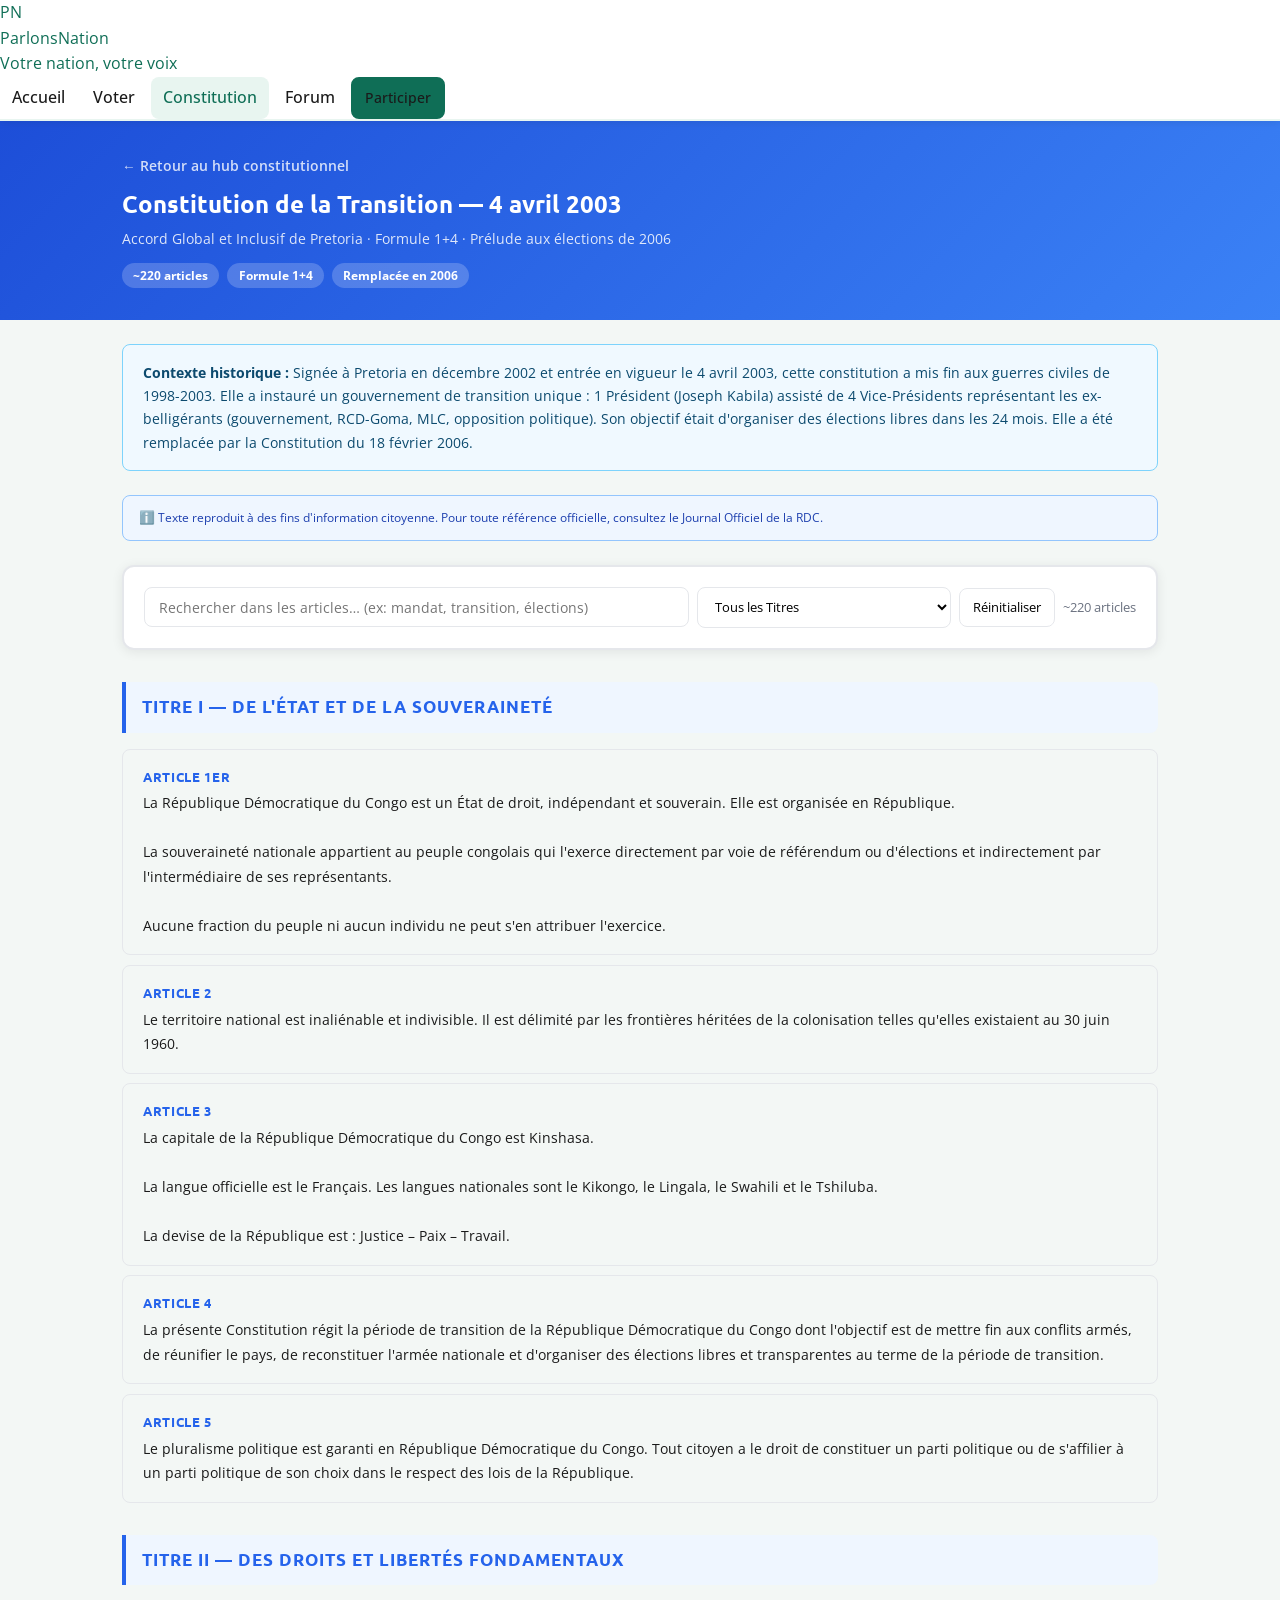
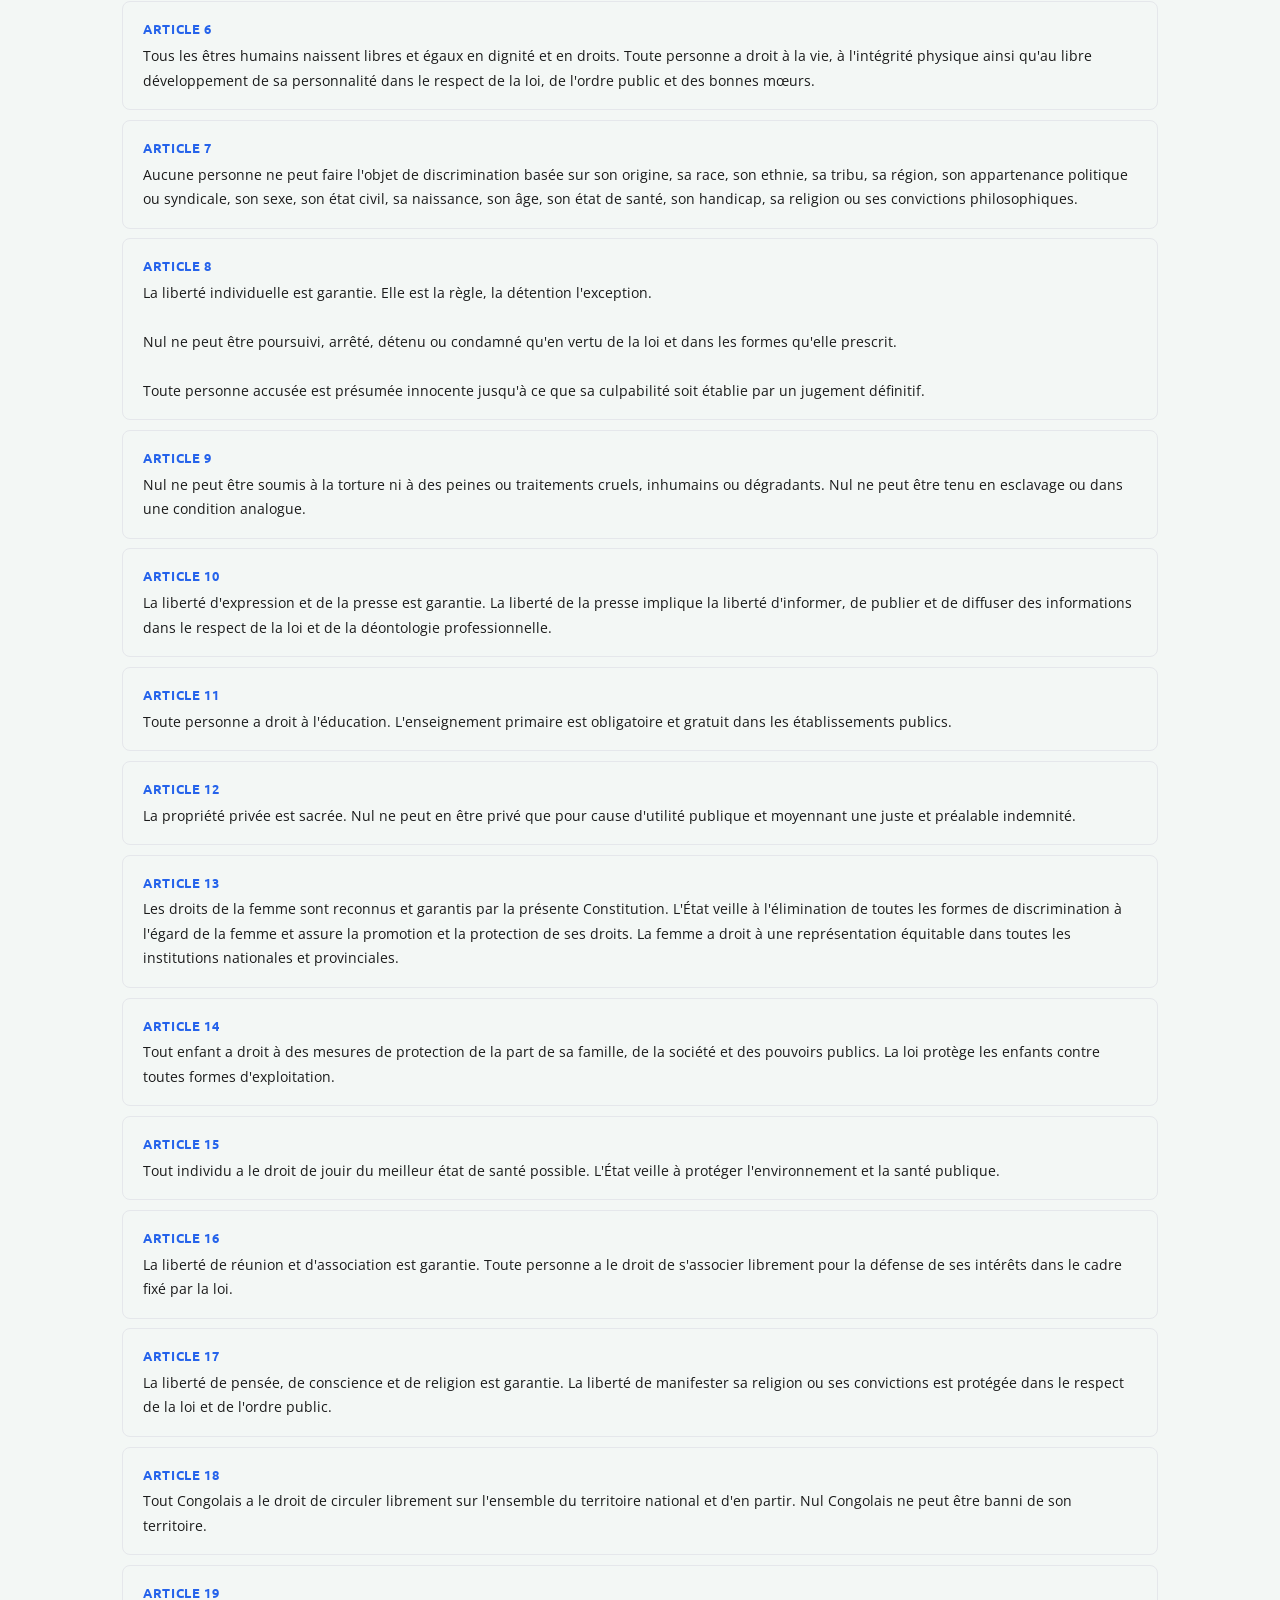
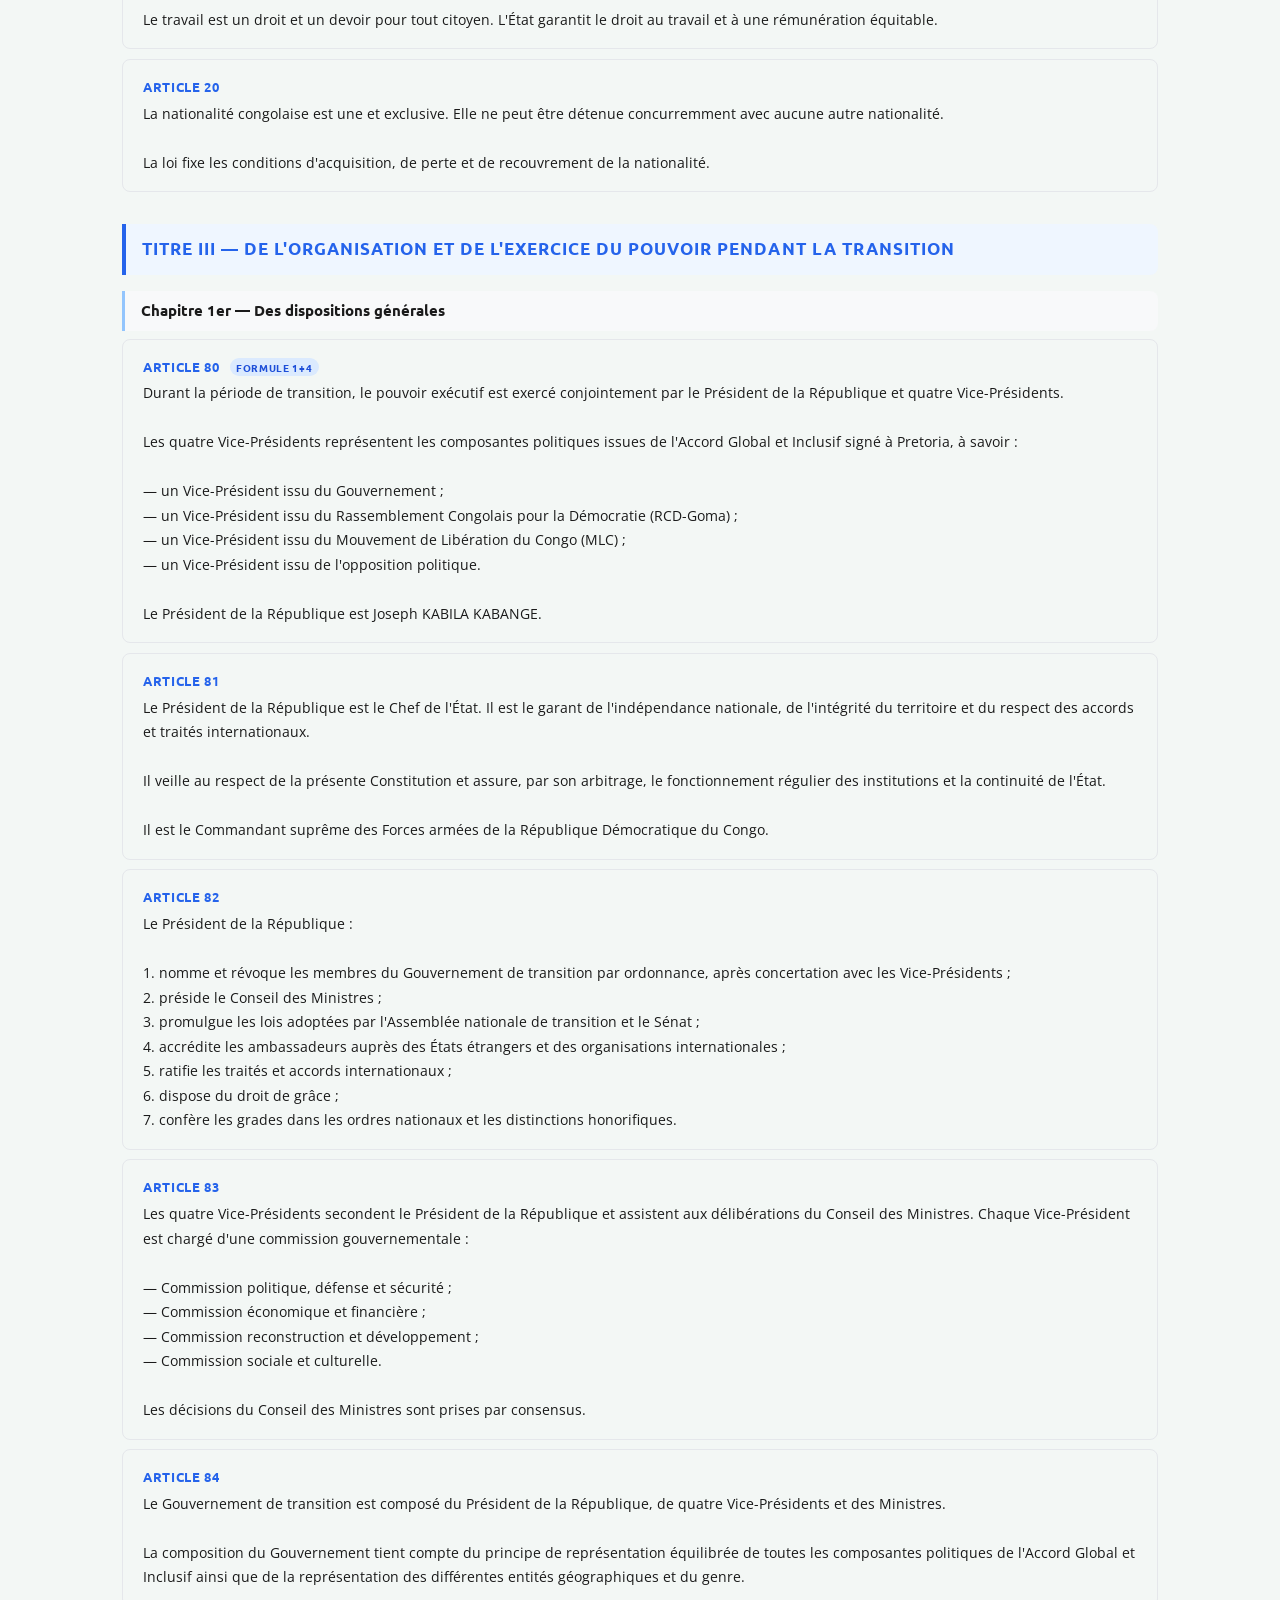
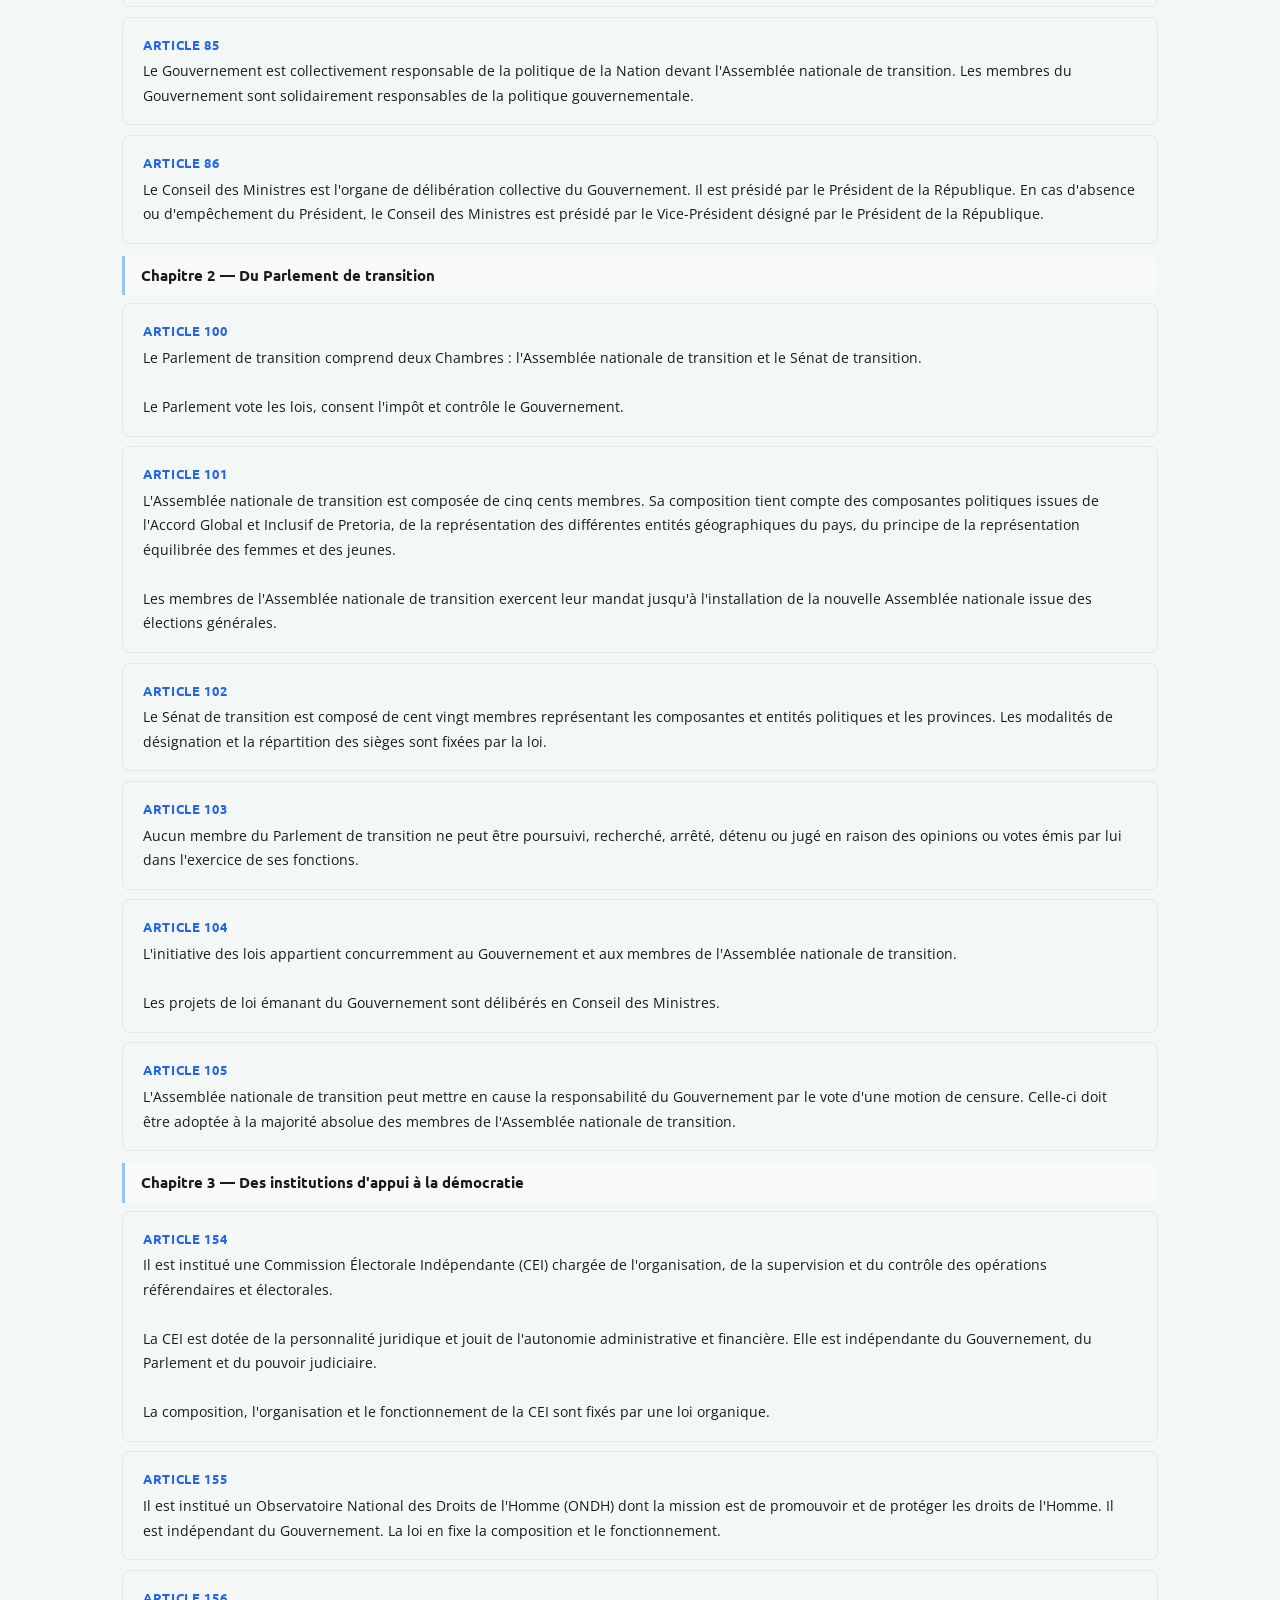
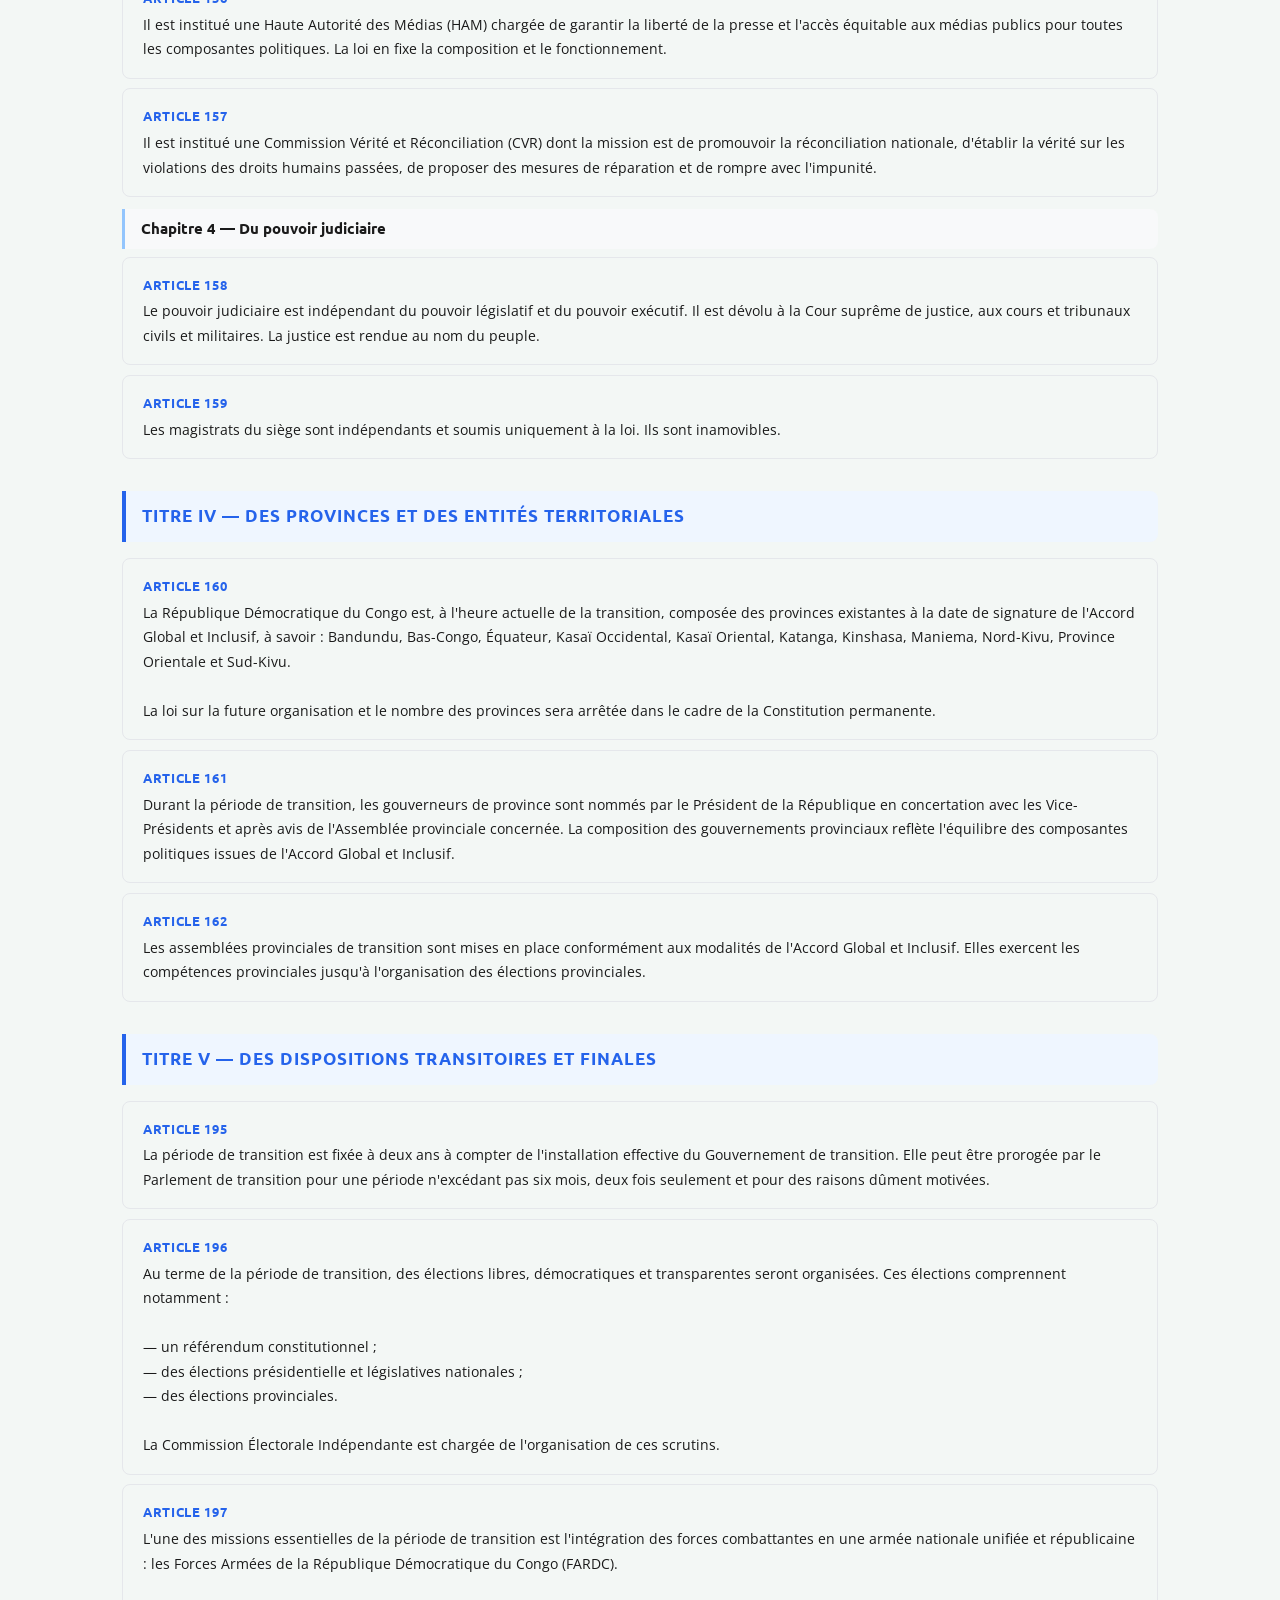
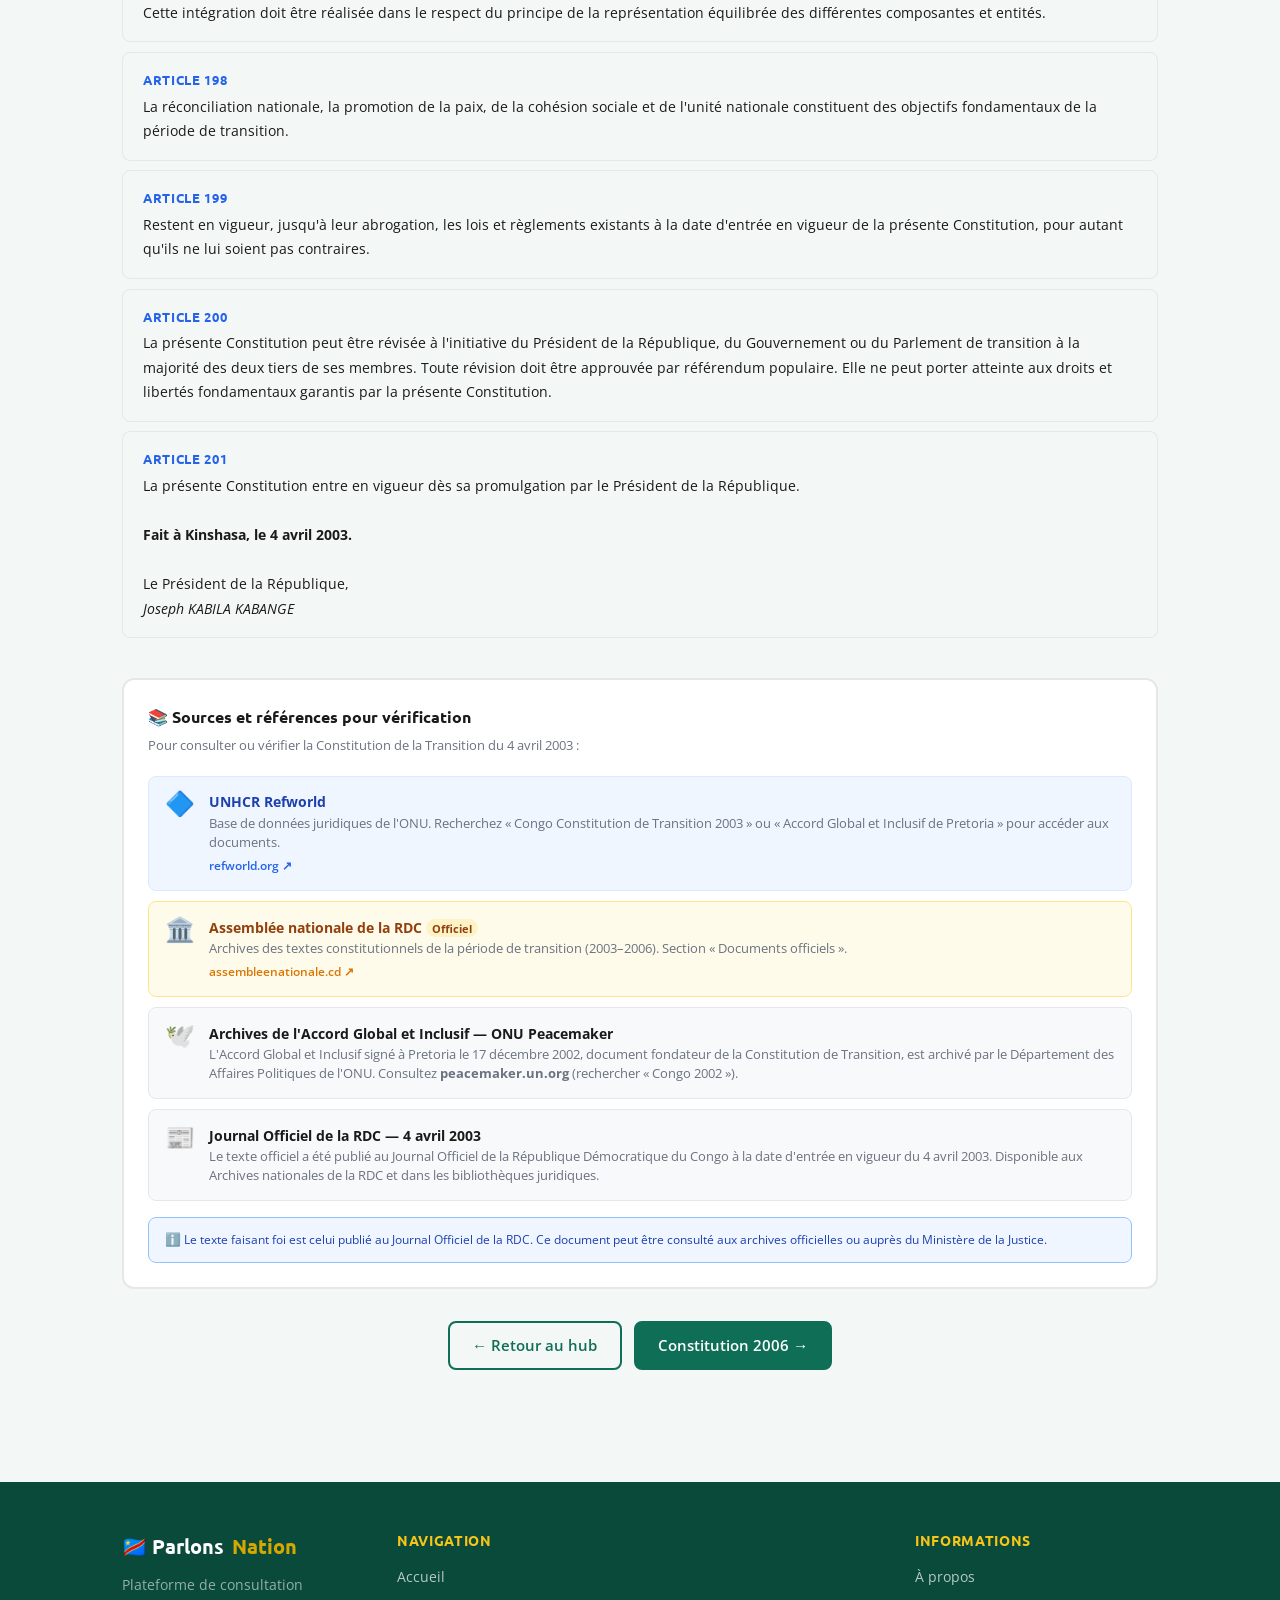
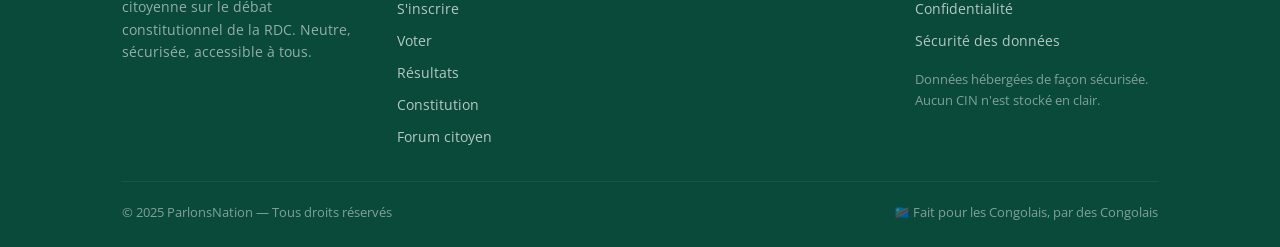
<file: constitution_2003.html>
﻿<!DOCTYPE html>
<html lang="fr">
<head>
  <meta charset="UTF-8">
  <meta name="viewport" content="width=device-width, initial-scale=1.0">
  <title>Constitution de la Transition 2003 — ParlonsNation</title>
  <meta name="description" content="Texte intégral de la Constitution de la Transition du 4 avril 2003, formule 1+4, accord de Pretoria.">
  <link rel="stylesheet" href="style.css">
  <style>
    .const-page-header{background:linear-gradient(135deg,#1d4ed8 0%,#3b82f6 100%);color:#fff;padding:2rem 0;margin-bottom:0;}
    .const-page-header h1{font-family:var(--font-head);font-size:1.5rem;font-weight:800;margin-bottom:.3rem;}
    .const-page-header p{opacity:.85;font-size:.88rem;line-height:1.6;}
    .const-meta-pills{display:flex;flex-wrap:wrap;gap:.5rem;margin-top:.75rem;}
    .c-pill{padding:.2rem .7rem;border-radius:999px;font-size:.75rem;font-weight:700;background:rgba(255,255,255,.2);color:#fff;}
    .accent{color:#2563EB;}
    .search-bar{background:var(--white);border:2px solid var(--border);border-radius:var(--radius);padding:1.25rem;margin:1.5rem 0;display:flex;flex-wrap:wrap;gap:.5rem;align-items:center;position:sticky;top:60px;z-index:50;box-shadow:0 2px 12px rgba(0,0,0,.08);}
    .search-bar input{flex:1;min-width:160px;padding:.6rem .9rem;border:1.5px solid var(--border);border-radius:var(--radius-sm);font-size:.9rem;font-family:var(--font-body);}
    .search-bar input:focus{outline:none;border-color:#2563EB;}
    .search-bar select,.search-bar button{padding:.6rem .8rem;border:1.5px solid var(--border);border-radius:var(--radius-sm);font-size:.82rem;background:var(--white);font-family:var(--font-body);cursor:pointer;}
    .result-count{font-size:.8rem;color:var(--text-muted);}
    .titre-heading{font-family:var(--font-head);font-size:1.05rem;font-weight:800;text-transform:uppercase;letter-spacing:.06em;color:#2563EB;padding:.75rem 1rem;background:#eff6ff;border-left:4px solid #2563EB;border-radius:0 var(--radius-sm) var(--radius-sm) 0;margin:2rem 0 1rem;}
    .chapitre-heading{font-family:var(--font-head);font-size:.92rem;font-weight:700;color:var(--text);padding:.5rem 1rem;background:#f8f9fa;border-left:3px solid #93c5fd;border-radius:0 var(--radius-sm) var(--radius-sm) 0;margin:.75rem 0 .5rem;}
    .section-heading{font-size:.82rem;font-weight:700;color:#6b7280;text-transform:uppercase;letter-spacing:.05em;padding:.3rem .75rem;margin:.4rem 0;border-left:2px solid var(--border);}
    .article-block{border:1px solid var(--border);border-radius:var(--radius-sm);padding:1rem 1.25rem;margin-bottom:.6rem;transition:background .15s;scroll-margin-top:120px;}
    .article-block:target{background:#eff6ff;border-color:#93c5fd;}
    .art-num{font-family:var(--font-head);font-size:.82rem;font-weight:800;text-transform:uppercase;letter-spacing:.05em;color:#2563EB;margin-bottom:.3rem;}
    .art-num a{color:inherit;text-decoration:none;}
    .art-num a:hover{text-decoration:underline;}
    .art-badge{font-size:.65rem;font-weight:700;padding:.1rem .4rem;border-radius:999px;background:#dbeafe;color:#1d4ed8;margin-left:.4rem;vertical-align:middle;}
    .art-text{font-size:.875rem;color:var(--text);line-height:1.75;}
    .back-link{color:rgba(255,255,255,.8);font-size:.85rem;font-weight:600;text-decoration:none;display:inline-block;margin-bottom:.5rem;}
    .back-link:hover{color:#fff;}
    .disclaimer-box{background:#eff6ff;border:1px solid #93c5fd;border-radius:var(--radius-sm);padding:.75rem 1rem;font-size:.78rem;color:#1e40af;margin-bottom:1.5rem;}
    .no-result{text-align:center;padding:2rem;color:var(--text-muted);font-size:.9rem;}
    mark{background:rgba(59,130,246,.25);padding:0 .1em;border-radius:2px;}
    .context-box{background:#f0f9ff;border:1px solid #7dd3fc;border-radius:var(--radius-sm);padding:1rem 1.25rem;margin-bottom:1.5rem;font-size:.85rem;color:#0c4a6e;line-height:1.7;}
  </style>
</head>
<body>
  <nav class="navbar">
    <div class="nav-container">
      <a href="index.html" class="nav-brand">
        <div class="brand-logo">PN</div>
        <div><div class="brand-name">ParlonsNation</div><div class="brand-tagline">Votre nation, votre voix</div></div>
      </a>
      <button class="nav-toggle" id="navToggle"><span></span><span></span><span></span></button>
      <ul class="nav-links" id="navLinks">
        <li><a href="index.html">Accueil</a></li>
        <li><a href="voter.html">Voter</a></li>
        <li><a href="constitution.html" class="active">Constitution</a></li>
        <li><a href="forum.html">Forum</a></li>
        <li><a href="inscription.html" class="btn btn-sm btn-primary">Participer</a></li>
      </ul>
    </div>
  </nav>

  <div class="const-page-header">
    <div class="container">
      <a href="constitution.html" class="back-link">← Retour au hub constitutionnel</a>
      <h1>Constitution de la Transition — 4 avril 2003</h1>
      <p>Accord Global et Inclusif de Pretoria · Formule 1+4 · Prélude aux élections de 2006</p>
      <div class="const-meta-pills">
        <span class="c-pill">~220 articles</span>
        <span class="c-pill">Formule 1+4</span>
        <span class="c-pill">Remplacée en 2006</span>
      </div>
    </div>
  </div>

  <div class="container" style="padding-top:1.5rem;padding-bottom:3rem;">

    <div class="context-box">
      <strong>Contexte historique :</strong> Signée à Pretoria en décembre 2002 et entrée en vigueur le 4 avril 2003, cette constitution a mis fin aux guerres civiles de 1998-2003. Elle a instauré un gouvernement de transition unique : 1 Président (Joseph Kabila) assisté de 4 Vice-Présidents représentant les ex-belligérants (gouvernement, RCD-Goma, MLC, opposition politique). Son objectif était d'organiser des élections libres dans les 24 mois. Elle a été remplacée par la Constitution du 18 février 2006.
    </div>

    <div class="disclaimer-box">ℹ️ Texte reproduit à des fins d'information citoyenne. Pour toute référence officielle, consultez le Journal Officiel de la RDC.</div>

    <div class="search-bar">
      <input type="text" id="searchInput" placeholder="Rechercher dans les articles… (ex: mandat, transition, élections)" autocomplete="off">
      <select id="filtreSection">
        <option value="">Tous les Titres</option>
        <option value="I">Titre I — État</option>
        <option value="II">Titre II — Droits et Libertés</option>
        <option value="III">Titre III — Organisation du pouvoir</option>
        <option value="IV">Titre IV — Provinces</option>
        <option value="V">Titre V — Dispositions finales</option>
      </select>
      <button id="resetBtn">Réinitialiser</button>
      <span class="result-count" id="resultCount">~220 articles</span>
    </div>

    <div id="articlesContainer">

      <div class="titre-heading" id="titre-I">TITRE I — DE L'ÉTAT ET DE LA SOUVERAINETÉ</div>

      <div class="article-block" id="art-1" data-titre="I" data-kw="etat republique souverain">
        <div class="art-num"><a href="#art-1">Article 1er</a></div>
        <div class="art-text">La République Démocratique du Congo est un État de droit, indépendant et souverain. Elle est organisée en République.<br><br>
        La souveraineté nationale appartient au peuple congolais qui l'exerce directement par voie de référendum ou d'élections et indirectement par l'intermédiaire de ses représentants.<br><br>
        Aucune fraction du peuple ni aucun individu ne peut s'en attribuer l'exercice.</div>
      </div>

      <div class="article-block" id="art-2" data-titre="I" data-kw="territoire integrite frontières 1960">
        <div class="art-num"><a href="#art-2">Article 2</a></div>
        <div class="art-text">Le territoire national est inaliénable et indivisible. Il est délimité par les frontières héritées de la colonisation telles qu'elles existaient au 30 juin 1960.</div>
      </div>

      <div class="article-block" id="art-3" data-titre="I" data-kw="capitale kinshasa langue officielle français">
        <div class="art-num"><a href="#art-3">Article 3</a></div>
        <div class="art-text">La capitale de la République Démocratique du Congo est Kinshasa.<br><br>
        La langue officielle est le Français. Les langues nationales sont le Kikongo, le Lingala, le Swahili et le Tshiluba.<br><br>
        La devise de la République est : Justice – Paix – Travail.</div>
      </div>

      <div class="article-block" id="art-4" data-titre="I" data-kw="transition objectif paix elections">
        <div class="art-num"><a href="#art-4">Article 4</a></div>
        <div class="art-text">La présente Constitution régit la période de transition de la République Démocratique du Congo dont l'objectif est de mettre fin aux conflits armés, de réunifier le pays, de reconstituer l'armée nationale et d'organiser des élections libres et transparentes au terme de la période de transition.</div>
      </div>

      <div class="article-block" id="art-5" data-titre="I" data-kw="partis politiques democratie pluralisme">
        <div class="art-num"><a href="#art-5">Article 5</a></div>
        <div class="art-text">Le pluralisme politique est garanti en République Démocratique du Congo. Tout citoyen a le droit de constituer un parti politique ou de s'affilier à un parti politique de son choix dans le respect des lois de la République.</div>
      </div>

      <div class="titre-heading" id="titre-II">TITRE II — DES DROITS ET LIBERTÉS FONDAMENTAUX</div>

      <div class="article-block" id="art-6" data-titre="II" data-kw="droits humains egalite dignite">
        <div class="art-num"><a href="#art-6">Article 6</a></div>
        <div class="art-text">Tous les êtres humains naissent libres et égaux en dignité et en droits. Toute personne a droit à la vie, à l'intégrité physique ainsi qu'au libre développement de sa personnalité dans le respect de la loi, de l'ordre public et des bonnes mœurs.</div>
      </div>

      <div class="article-block" id="art-7" data-titre="II" data-kw="discrimination race ethnie sexe religion">
        <div class="art-num"><a href="#art-7">Article 7</a></div>
        <div class="art-text">Aucune personne ne peut faire l'objet de discrimination basée sur son origine, sa race, son ethnie, sa tribu, sa région, son appartenance politique ou syndicale, son sexe, son état civil, sa naissance, son âge, son état de santé, son handicap, sa religion ou ses convictions philosophiques.</div>
      </div>

      <div class="article-block" id="art-8" data-titre="II" data-kw="liberte individuelle detention arrestation presomption innocence">
        <div class="art-num"><a href="#art-8">Article 8</a></div>
        <div class="art-text">La liberté individuelle est garantie. Elle est la règle, la détention l'exception.<br><br>
        Nul ne peut être poursuivi, arrêté, détenu ou condamné qu'en vertu de la loi et dans les formes qu'elle prescrit.<br><br>
        Toute personne accusée est présumée innocente jusqu'à ce que sa culpabilité soit établie par un jugement définitif.</div>
      </div>

      <div class="article-block" id="art-9" data-titre="II" data-kw="torture traitements inhumains dégradants">
        <div class="art-num"><a href="#art-9">Article 9</a></div>
        <div class="art-text">Nul ne peut être soumis à la torture ni à des peines ou traitements cruels, inhumains ou dégradants. Nul ne peut être tenu en esclavage ou dans une condition analogue.</div>
      </div>

      <div class="article-block" id="art-10" data-titre="II" data-kw="expression presse liberte information">
        <div class="art-num"><a href="#art-10">Article 10</a></div>
        <div class="art-text">La liberté d'expression et de la presse est garantie. La liberté de la presse implique la liberté d'informer, de publier et de diffuser des informations dans le respect de la loi et de la déontologie professionnelle.</div>
      </div>

      <div class="article-block" id="art-11" data-titre="II" data-kw="education instruction enseignement gratuit primaire">
        <div class="art-num"><a href="#art-11">Article 11</a></div>
        <div class="art-text">Toute personne a droit à l'éducation. L'enseignement primaire est obligatoire et gratuit dans les établissements publics.</div>
      </div>

      <div class="article-block" id="art-12" data-titre="II" data-kw="propriete sacree expropriation indemnite">
        <div class="art-num"><a href="#art-12">Article 12</a></div>
        <div class="art-text">La propriété privée est sacrée. Nul ne peut en être privé que pour cause d'utilité publique et moyennant une juste et préalable indemnité.</div>
      </div>

      <div class="article-block" id="art-13" data-titre="II" data-kw="femme parite droits protection genre">
        <div class="art-num"><a href="#art-13">Article 13</a></div>
        <div class="art-text">Les droits de la femme sont reconnus et garantis par la présente Constitution. L'État veille à l'élimination de toutes les formes de discrimination à l'égard de la femme et assure la promotion et la protection de ses droits. La femme a droit à une représentation équitable dans toutes les institutions nationales et provinciales.</div>
      </div>

      <div class="article-block" id="art-14" data-titre="II" data-kw="enfant droits protection mineur">
        <div class="art-num"><a href="#art-14">Article 14</a></div>
        <div class="art-text">Tout enfant a droit à des mesures de protection de la part de sa famille, de la société et des pouvoirs publics. La loi protège les enfants contre toutes formes d'exploitation.</div>
      </div>

      <div class="article-block" id="art-15" data-titre="II" data-kw="sante environnement bien être">
        <div class="art-num"><a href="#art-15">Article 15</a></div>
        <div class="art-text">Tout individu a le droit de jouir du meilleur état de santé possible. L'État veille à protéger l'environnement et la santé publique.</div>
      </div>

      <div class="article-block" id="art-16" data-titre="II" data-kw="reunion association liberte">
        <div class="art-num"><a href="#art-16">Article 16</a></div>
        <div class="art-text">La liberté de réunion et d'association est garantie. Toute personne a le droit de s'associer librement pour la défense de ses intérêts dans le cadre fixé par la loi.</div>
      </div>

      <div class="article-block" id="art-17" data-titre="II" data-kw="religion conscience pensée liberte culte">
        <div class="art-num"><a href="#art-17">Article 17</a></div>
        <div class="art-text">La liberté de pensée, de conscience et de religion est garantie. La liberté de manifester sa religion ou ses convictions est protégée dans le respect de la loi et de l'ordre public.</div>
      </div>

      <div class="article-block" id="art-18" data-titre="II" data-kw="circulation deplacement residence liberte">
        <div class="art-num"><a href="#art-18">Article 18</a></div>
        <div class="art-text">Tout Congolais a le droit de circuler librement sur l'ensemble du territoire national et d'en partir. Nul Congolais ne peut être banni de son territoire.</div>
      </div>

      <div class="article-block" id="art-19" data-titre="II" data-kw="travail droit emploi remuneration">
        <div class="art-num"><a href="#art-19">Article 19</a></div>
        <div class="art-text">Le travail est un droit et un devoir pour tout citoyen. L'État garantit le droit au travail et à une rémunération équitable.</div>
      </div>

      <div class="article-block" id="art-20" data-titre="II" data-kw="nationalite congolaise identite">
        <div class="art-num"><a href="#art-20">Article 20</a></div>
        <div class="art-text">La nationalité congolaise est une et exclusive. Elle ne peut être détenue concurremment avec aucune autre nationalité.<br><br>
        La loi fixe les conditions d'acquisition, de perte et de recouvrement de la nationalité.</div>
      </div>

      <div class="titre-heading" id="titre-III">TITRE III — DE L'ORGANISATION ET DE L'EXERCICE DU POUVOIR PENDANT LA TRANSITION</div>
      <div class="chapitre-heading">Chapitre 1er — Des dispositions générales</div>

      <div class="article-block" id="art-80" data-titre="III" data-kw="transition gouvernement 1+4 belligerents vice-presidents">
        <div class="art-num"><a href="#art-80">Article 80 <span class="art-badge">Formule 1+4</span></a></div>
        <div class="art-text">Durant la période de transition, le pouvoir exécutif est exercé conjointement par le Président de la République et quatre Vice-Présidents.<br><br>
        Les quatre Vice-Présidents représentent les composantes politiques issues de l'Accord Global et Inclusif signé à Pretoria, à savoir :<br><br>
        — un Vice-Président issu du Gouvernement ;<br>
        — un Vice-Président issu du Rassemblement Congolais pour la Démocratie (RCD-Goma) ;<br>
        — un Vice-Président issu du Mouvement de Libération du Congo (MLC) ;<br>
        — un Vice-Président issu de l'opposition politique.<br><br>
        Le Président de la République est Joseph KABILA KABANGE.</div>
      </div>

      <div class="article-block" id="art-81" data-titre="III" data-kw="president republique chef etat transition">
        <div class="art-num"><a href="#art-81">Article 81</a></div>
        <div class="art-text">Le Président de la République est le Chef de l'État. Il est le garant de l'indépendance nationale, de l'intégrité du territoire et du respect des accords et traités internationaux.<br><br>
        Il veille au respect de la présente Constitution et assure, par son arbitrage, le fonctionnement régulier des institutions et la continuité de l'État.<br><br>
        Il est le Commandant suprême des Forces armées de la République Démocratique du Congo.</div>
      </div>

      <div class="article-block" id="art-82" data-titre="III" data-kw="president attributions pouvoirs transition">
        <div class="art-num"><a href="#art-82">Article 82</a></div>
        <div class="art-text">Le Président de la République :<br><br>
        1. nomme et révoque les membres du Gouvernement de transition par ordonnance, après concertation avec les Vice-Présidents ;<br>
        2. préside le Conseil des Ministres ;<br>
        3. promulgue les lois adoptées par l'Assemblée nationale de transition et le Sénat ;<br>
        4. accrédite les ambassadeurs auprès des États étrangers et des organisations internationales ;<br>
        5. ratifie les traités et accords internationaux ;<br>
        6. dispose du droit de grâce ;<br>
        7. confère les grades dans les ordres nationaux et les distinctions honorifiques.</div>
      </div>

      <div class="article-block" id="art-83" data-titre="III" data-kw="vice-presidents attributions responsabilites">
        <div class="art-num"><a href="#art-83">Article 83</a></div>
        <div class="art-text">Les quatre Vice-Présidents secondent le Président de la République et assistent aux délibérations du Conseil des Ministres. Chaque Vice-Président est chargé d'une commission gouvernementale :<br><br>
        — Commission politique, défense et sécurité ;<br>
        — Commission économique et financière ;<br>
        — Commission reconstruction et développement ;<br>
        — Commission sociale et culturelle.<br><br>
        Les décisions du Conseil des Ministres sont prises par consensus.</div>
      </div>

      <div class="article-block" id="art-84" data-titre="III" data-kw="gouvernement transition composition ministres">
        <div class="art-num"><a href="#art-84">Article 84</a></div>
        <div class="art-text">Le Gouvernement de transition est composé du Président de la République, de quatre Vice-Présidents et des Ministres.<br><br>
        La composition du Gouvernement tient compte du principe de représentation équilibrée de toutes les composantes politiques de l'Accord Global et Inclusif ainsi que de la représentation des différentes entités géographiques et du genre.</div>
      </div>

      <div class="article-block" id="art-85" data-titre="III" data-kw="gouvernement solidarite responsabilite programme">
        <div class="art-num"><a href="#art-85">Article 85</a></div>
        <div class="art-text">Le Gouvernement est collectivement responsable de la politique de la Nation devant l'Assemblée nationale de transition. Les membres du Gouvernement sont solidairement responsables de la politique gouvernementale.</div>
      </div>

      <div class="article-block" id="art-86" data-titre="III" data-kw="conseil ministres deliberation collegial decisions">
        <div class="art-num"><a href="#art-86">Article 86</a></div>
        <div class="art-text">Le Conseil des Ministres est l'organe de délibération collective du Gouvernement. Il est présidé par le Président de la République. En cas d'absence ou d'empêchement du Président, le Conseil des Ministres est présidé par le Vice-Président désigné par le Président de la République.</div>
      </div>

      <div class="chapitre-heading">Chapitre 2 — Du Parlement de transition</div>

      <div class="article-block" id="art-100" data-titre="III" data-kw="parlement transition assemblee nationale senat">
        <div class="art-num"><a href="#art-100">Article 100</a></div>
        <div class="art-text">Le Parlement de transition comprend deux Chambres : l'Assemblée nationale de transition et le Sénat de transition.<br><br>
        Le Parlement vote les lois, consent l'impôt et contrôle le Gouvernement.</div>
      </div>

      <div class="article-block" id="art-101" data-titre="III" data-kw="assemblee nationale transition composition membres">
        <div class="art-num"><a href="#art-101">Article 101</a></div>
        <div class="art-text">L'Assemblée nationale de transition est composée de cinq cents membres. Sa composition tient compte des composantes politiques issues de l'Accord Global et Inclusif de Pretoria, de la représentation des différentes entités géographiques du pays, du principe de la représentation équilibrée des femmes et des jeunes.<br><br>
        Les membres de l'Assemblée nationale de transition exercent leur mandat jusqu'à l'installation de la nouvelle Assemblée nationale issue des élections générales.</div>
      </div>

      <div class="article-block" id="art-102" data-titre="III" data-kw="senat transition composition membres provinces">
        <div class="art-num"><a href="#art-102">Article 102</a></div>
        <div class="art-text">Le Sénat de transition est composé de cent vingt membres représentant les composantes et entités politiques et les provinces. Les modalités de désignation et la répartition des sièges sont fixées par la loi.</div>
      </div>

      <div class="article-block" id="art-103" data-titre="III" data-kw="immunite parlementaire protection deputes senateurs">
        <div class="art-num"><a href="#art-103">Article 103</a></div>
        <div class="art-text">Aucun membre du Parlement de transition ne peut être poursuivi, recherché, arrêté, détenu ou jugé en raison des opinions ou votes émis par lui dans l'exercice de ses fonctions.</div>
      </div>

      <div class="article-block" id="art-104" data-titre="III" data-kw="lois initiative parlement gouvernement">
        <div class="art-num"><a href="#art-104">Article 104</a></div>
        <div class="art-text">L'initiative des lois appartient concurremment au Gouvernement et aux membres de l'Assemblée nationale de transition.<br><br>
        Les projets de loi émanant du Gouvernement sont délibérés en Conseil des Ministres.</div>
      </div>

      <div class="article-block" id="art-105" data-titre="III" data-kw="motion censure gouvernement assemblee">
        <div class="art-num"><a href="#art-105">Article 105</a></div>
        <div class="art-text">L'Assemblée nationale de transition peut mettre en cause la responsabilité du Gouvernement par le vote d'une motion de censure. Celle-ci doit être adoptée à la majorité absolue des membres de l'Assemblée nationale de transition.</div>
      </div>

      <div class="chapitre-heading">Chapitre 3 — Des institutions d'appui à la démocratie</div>

      <div class="article-block" id="art-154" data-titre="III" data-kw="CEI commission electorale independante elections">
        <div class="art-num"><a href="#art-154">Article 154</a></div>
        <div class="art-text">Il est institué une Commission Électorale Indépendante (CEI) chargée de l'organisation, de la supervision et du contrôle des opérations référendaires et électorales.<br><br>
        La CEI est dotée de la personnalité juridique et jouit de l'autonomie administrative et financière. Elle est indépendante du Gouvernement, du Parlement et du pouvoir judiciaire.<br><br>
        La composition, l'organisation et le fonctionnement de la CEI sont fixés par une loi organique.</div>
      </div>

      <div class="article-block" id="art-155" data-titre="III" data-kw="ONDH droits humains commission nationale">
        <div class="art-num"><a href="#art-155">Article 155</a></div>
        <div class="art-text">Il est institué un Observatoire National des Droits de l'Homme (ONDH) dont la mission est de promouvoir et de protéger les droits de l'Homme. Il est indépendant du Gouvernement. La loi en fixe la composition et le fonctionnement.</div>
      </div>

      <div class="article-block" id="art-156" data-titre="III" data-kw="HAM haute autorite media communication presse">
        <div class="art-num"><a href="#art-156">Article 156</a></div>
        <div class="art-text">Il est institué une Haute Autorité des Médias (HAM) chargée de garantir la liberté de la presse et l'accès équitable aux médias publics pour toutes les composantes politiques. La loi en fixe la composition et le fonctionnement.</div>
      </div>

      <div class="article-block" id="art-157" data-titre="III" data-kw="BCNUDH verité reconciliation commission">
        <div class="art-num"><a href="#art-157">Article 157</a></div>
        <div class="art-text">Il est institué une Commission Vérité et Réconciliation (CVR) dont la mission est de promouvoir la réconciliation nationale, d'établir la vérité sur les violations des droits humains passées, de proposer des mesures de réparation et de rompre avec l'impunité.</div>
      </div>

      <div class="chapitre-heading">Chapitre 4 — Du pouvoir judiciaire</div>

      <div class="article-block" id="art-158" data-titre="III" data-kw="pouvoir judiciaire independance justice tribunaux">
        <div class="art-num"><a href="#art-158">Article 158</a></div>
        <div class="art-text">Le pouvoir judiciaire est indépendant du pouvoir législatif et du pouvoir exécutif. Il est dévolu à la Cour suprême de justice, aux cours et tribunaux civils et militaires. La justice est rendue au nom du peuple.</div>
      </div>

      <div class="article-block" id="art-159" data-titre="III" data-kw="magistrats independance statut inamovibilite">
        <div class="art-num"><a href="#art-159">Article 159</a></div>
        <div class="art-text">Les magistrats du siège sont indépendants et soumis uniquement à la loi. Ils sont inamovibles.</div>
      </div>

      <div class="titre-heading" id="titre-IV">TITRE IV — DES PROVINCES ET DES ENTITÉS TERRITORIALES</div>

      <div class="article-block" id="art-160" data-titre="IV" data-kw="provinces 11 entites territoriales">
        <div class="art-num"><a href="#art-160">Article 160</a></div>
        <div class="art-text">La République Démocratique du Congo est, à l'heure actuelle de la transition, composée des provinces existantes à la date de signature de l'Accord Global et Inclusif, à savoir : Bandundu, Bas-Congo, Équateur, Kasaï Occidental, Kasaï Oriental, Katanga, Kinshasa, Maniema, Nord-Kivu, Province Orientale et Sud-Kivu.<br><br>
        La loi sur la future organisation et le nombre des provinces sera arrêtée dans le cadre de la Constitution permanente.</div>
      </div>

      <div class="article-block" id="art-161" data-titre="IV" data-kw="gouverneurs provinces nomination transition">
        <div class="art-num"><a href="#art-161">Article 161</a></div>
        <div class="art-text">Durant la période de transition, les gouverneurs de province sont nommés par le Président de la République en concertation avec les Vice-Présidents et après avis de l'Assemblée provinciale concernée. La composition des gouvernements provinciaux reflète l'équilibre des composantes politiques issues de l'Accord Global et Inclusif.</div>
      </div>

      <div class="article-block" id="art-162" data-titre="IV" data-kw="assemblees provinciales transition composition">
        <div class="art-num"><a href="#art-162">Article 162</a></div>
        <div class="art-text">Les assemblées provinciales de transition sont mises en place conformément aux modalités de l'Accord Global et Inclusif. Elles exercent les compétences provinciales jusqu'à l'organisation des élections provinciales.</div>
      </div>

      <div class="titre-heading" id="titre-V">TITRE V — DES DISPOSITIONS TRANSITOIRES ET FINALES</div>

      <div class="article-block" id="art-195" data-titre="V" data-kw="transition duree 24 mois elections calendrier">
        <div class="art-num"><a href="#art-195">Article 195</a></div>
        <div class="art-text">La période de transition est fixée à deux ans à compter de l'installation effective du Gouvernement de transition. Elle peut être prorogée par le Parlement de transition pour une période n'excédant pas six mois, deux fois seulement et pour des raisons dûment motivées.</div>
      </div>

      <div class="article-block" id="art-196" data-titre="V" data-kw="elections referendum constitution 2005 2006">
        <div class="art-num"><a href="#art-196">Article 196</a></div>
        <div class="art-text">Au terme de la période de transition, des élections libres, démocratiques et transparentes seront organisées. Ces élections comprennent notamment :<br><br>
        — un référendum constitutionnel ;<br>
        — des élections présidentielle et législatives nationales ;<br>
        — des élections provinciales.<br><br>
        La Commission Électorale Indépendante est chargée de l'organisation de ces scrutins.</div>
      </div>

      <div class="article-block" id="art-197" data-titre="V" data-kw="reunification territoire armee forces armees FARDC">
        <div class="art-num"><a href="#art-197">Article 197</a></div>
        <div class="art-text">L'une des missions essentielles de la période de transition est l'intégration des forces combattantes en une armée nationale unifiée et républicaine : les Forces Armées de la République Démocratique du Congo (FARDC).<br><br>
        Cette intégration doit être réalisée dans le respect du principe de la représentation équilibrée des différentes composantes et entités.</div>
      </div>

      <div class="article-block" id="art-198" data-titre="V" data-kw="reconciliation nationale paix cohesion">
        <div class="art-num"><a href="#art-198">Article 198</a></div>
        <div class="art-text">La réconciliation nationale, la promotion de la paix, de la cohésion sociale et de l'unité nationale constituent des objectifs fondamentaux de la période de transition.</div>
      </div>

      <div class="article-block" id="art-199" data-titre="V" data-kw="lois existantes maintien abrogation">
        <div class="art-num"><a href="#art-199">Article 199</a></div>
        <div class="art-text">Restent en vigueur, jusqu'à leur abrogation, les lois et règlements existants à la date d'entrée en vigueur de la présente Constitution, pour autant qu'ils ne lui soient pas contraires.</div>
      </div>

      <div class="article-block" id="art-200" data-titre="V" data-kw="revision constitution transition procedure">
        <div class="art-num"><a href="#art-200">Article 200</a></div>
        <div class="art-text">La présente Constitution peut être révisée à l'initiative du Président de la République, du Gouvernement ou du Parlement de transition à la majorité des deux tiers de ses membres. Toute révision doit être approuvée par référendum populaire. Elle ne peut porter atteinte aux droits et libertés fondamentaux garantis par la présente Constitution.</div>
      </div>

      <div class="article-block" id="art-201" data-titre="V" data-kw="entree vigueur promulgation publication">
        <div class="art-num"><a href="#art-201">Article 201</a></div>
        <div class="art-text">La présente Constitution entre en vigueur dès sa promulgation par le Président de la République.<br><br>
        <strong>Fait à Kinshasa, le 4 avril 2003.</strong><br><br>
        Le Président de la République,<br>
        <em>Joseph KABILA KABANGE</em></div>
      </div>

      <div class="no-result" id="noResult" style="display:none;">Aucun article ne correspond à votre recherche.</div>
    </div>

    <!-- RÉFÉRENCES OFFICIELLES -->
    <div id="references" style="margin-top:2.5rem;padding:1.5rem;background:var(--white);border:2px solid var(--border);border-radius:var(--radius);">
      <h3 style="font-family:var(--font-head);font-size:1rem;font-weight:700;margin-bottom:.3rem;color:var(--text);">📚 Sources et références pour vérification</h3>
      <p style="font-size:.83rem;color:var(--text-muted);margin-bottom:1.25rem;line-height:1.6;">Pour consulter ou vérifier la Constitution de la Transition du 4 avril 2003 :</p>
      <div style="display:grid;grid-template-columns:1fr;gap:.65rem;">

        <a href="https://www.refworld.org" target="_blank" rel="noopener noreferrer" style="display:flex;align-items:flex-start;gap:.85rem;padding:.9rem 1rem;border:1.5px solid #dbeafe;border-radius:var(--radius-sm);text-decoration:none;background:#eff6ff;">
          <div style="font-size:1.5rem;flex-shrink:0;line-height:1;">🔷</div>
          <div>
            <div style="font-weight:700;font-size:.88rem;color:#1e40af;">UNHCR Refworld</div>
            <div style="font-size:.8rem;color:var(--text-muted);line-height:1.5;">Base de données juridiques de l'ONU. Recherchez « Congo Constitution de Transition 2003 » ou « Accord Global et Inclusif de Pretoria » pour accéder aux documents.</div>
            <div style="font-size:.75rem;color:#2563eb;margin-top:.25rem;font-weight:600;">refworld.org ↗</div>
          </div>
        </a>

        <a href="https://www.assembleenationale.cd" target="_blank" rel="noopener noreferrer" style="display:flex;align-items:flex-start;gap:.85rem;padding:.9rem 1rem;border:1.5px solid #fde68a;border-radius:var(--radius-sm);text-decoration:none;background:#fffbeb;">
          <div style="font-size:1.5rem;flex-shrink:0;line-height:1;">🏛️</div>
          <div>
            <div style="font-weight:700;font-size:.88rem;color:#92400e;">Assemblée nationale de la RDC <span style="font-size:.7rem;background:#fef3c7;padding:.1rem .4rem;border-radius:999px;">Officiel</span></div>
            <div style="font-size:.8rem;color:var(--text-muted);line-height:1.5;">Archives des textes constitutionnels de la période de transition (2003–2006). Section « Documents officiels ».</div>
            <div style="font-size:.75rem;color:#d97706;margin-top:.25rem;font-weight:600;">assembleenationale.cd ↗</div>
          </div>
        </a>

        <div style="display:flex;align-items:flex-start;gap:.85rem;padding:.9rem 1rem;border:1.5px solid var(--border);border-radius:var(--radius-sm);background:#f8f9fa;">
          <div style="font-size:1.5rem;flex-shrink:0;line-height:1;">🕊️</div>
          <div>
            <div style="font-weight:700;font-size:.88rem;color:var(--text);">Archives de l'Accord Global et Inclusif — ONU Peacemaker</div>
            <div style="font-size:.8rem;color:var(--text-muted);line-height:1.5;">L'Accord Global et Inclusif signé à Pretoria le 17 décembre 2002, document fondateur de la Constitution de Transition, est archivé par le Département des Affaires Politiques de l'ONU. Consultez <strong>peacemaker.un.org</strong> (rechercher « Congo 2002 »).</div>
          </div>
        </div>

        <div style="display:flex;align-items:flex-start;gap:.85rem;padding:.9rem 1rem;border:1.5px solid var(--border);border-radius:var(--radius-sm);background:#f8f9fa;">
          <div style="font-size:1.5rem;flex-shrink:0;line-height:1;">📰</div>
          <div>
            <div style="font-weight:700;font-size:.88rem;color:var(--text);">Journal Officiel de la RDC — 4 avril 2003</div>
            <div style="font-size:.8rem;color:var(--text-muted);line-height:1.5;">Le texte officiel a été publié au Journal Officiel de la République Démocratique du Congo à la date d'entrée en vigueur du 4 avril 2003. Disponible aux Archives nationales de la RDC et dans les bibliothèques juridiques.</div>
          </div>
        </div>

      </div>
      <div style="margin-top:1rem;padding:.75rem 1rem;background:#eff6ff;border:1px solid #93c5fd;border-radius:var(--radius-sm);font-size:.78rem;color:#1e40af;">
        ℹ️ Le texte faisant foi est celui publié au Journal Officiel de la RDC. Ce document peut être consulté aux archives officielles ou auprès du Ministère de la Justice.
      </div>
    </div>

    <div style="text-align:center;margin-top:2rem;">
      <a href="constitution.html" class="btn btn-outline">← Retour au hub</a>
      <a href="constitution_2006.html" class="btn btn-primary" style="margin-left:.5rem;">Constitution 2006 →</a>
    </div>
  </div>

<!-- Footer -->
<footer class="footer">
  <div class="container">
    <div class="footer-grid">
      <div class="footer-brand">
        <a href="index.html" class="logo">🇨🇩 Parlons<span>Nation</span></a>
        <p>Plateforme de consultation citoyenne sur le débat constitutionnel de la RDC. Neutre, sécurisée, accessible à tous.</p>
      </div>
      <div>
        <h4>Navigation</h4>
        <ul class="footer-links">
          <li><a href="index.html">Accueil</a></li>
          <li><a href="inscription.html">S'inscrire</a></li>
          <li><a href="voter.html">Voter</a></li>
          <li><a href="resultats.html">Résultats</a></li>
          <li><a href="constitution.html">Constitution</a></li>
          <li><a href="forum.html">Forum citoyen</a></li>
        </ul>
      </div>
      <div>
        <h4>Informations</h4>
        <ul class="footer-links">
          <li><a href="#">À propos</a></li>
          <li><a href="#">Confidentialité</a></li>
          <li><a href="#">Sécurité des données</a></li>
        </ul>
        <div style="margin-top:1rem;">
          <p style="font-size:0.8rem;opacity:0.6;">Données hébergées de façon sécurisée.<br>Aucun CIN n'est stocké en clair.</p>
        </div>
      </div>
    </div>
    <div class="footer-bottom">
      <span>© 2025 ParlonsNation — Tous droits réservés</span>
      <span>🇨🇩 Fait pour les Congolais, par des Congolais</span>
    </div>
  </div>
</footer>

  <script>
    document.getElementById('navToggle').addEventListener('click', function() {
      document.getElementById('navLinks').classList.toggle('open');
      this.classList.toggle('active');
    });
    const articles = Array.from(document.querySelectorAll('.article-block'));
    const headers = document.querySelectorAll('.titre-heading,.chapitre-heading');
    const total = articles.length;
    const countEl = document.getElementById('resultCount');

    function doFilter() {
      const q = document.getElementById('searchInput').value.toLowerCase().trim();
      const titre = document.getElementById('filtreSection').value;
      let visible = 0;
      articles.forEach(art => {
        const show = (!q || art.textContent.toLowerCase().includes(q)) && (!titre || art.dataset.titre === titre);
        art.style.display = show ? '' : 'none';
        if(show) visible++;
      });
      headers.forEach(h => {
        let next = h.nextElementSibling; let hv = false;
        while(next && !next.classList.contains('titre-heading')) {
          if(next.classList.contains('article-block') && next.style.display !== 'none') { hv = true; break; }
          next = next.nextElementSibling;
        }
        h.style.display = hv ? '' : 'none';
      });
      countEl.textContent = (q || titre) ? `${visible}/${total} articles` : `${total} articles`;
      document.getElementById('noResult').style.display = visible === 0 ? '' : 'none';
    }
    document.getElementById('searchInput').addEventListener('input', doFilter);
    document.getElementById('filtreSection').addEventListener('change', doFilter);
    document.getElementById('resetBtn').addEventListener('click', () => {
      document.getElementById('searchInput').value = '';
      document.getElementById('filtreSection').value = '';
      doFilter();
    });
  </script>
</body>
</html>
</file>
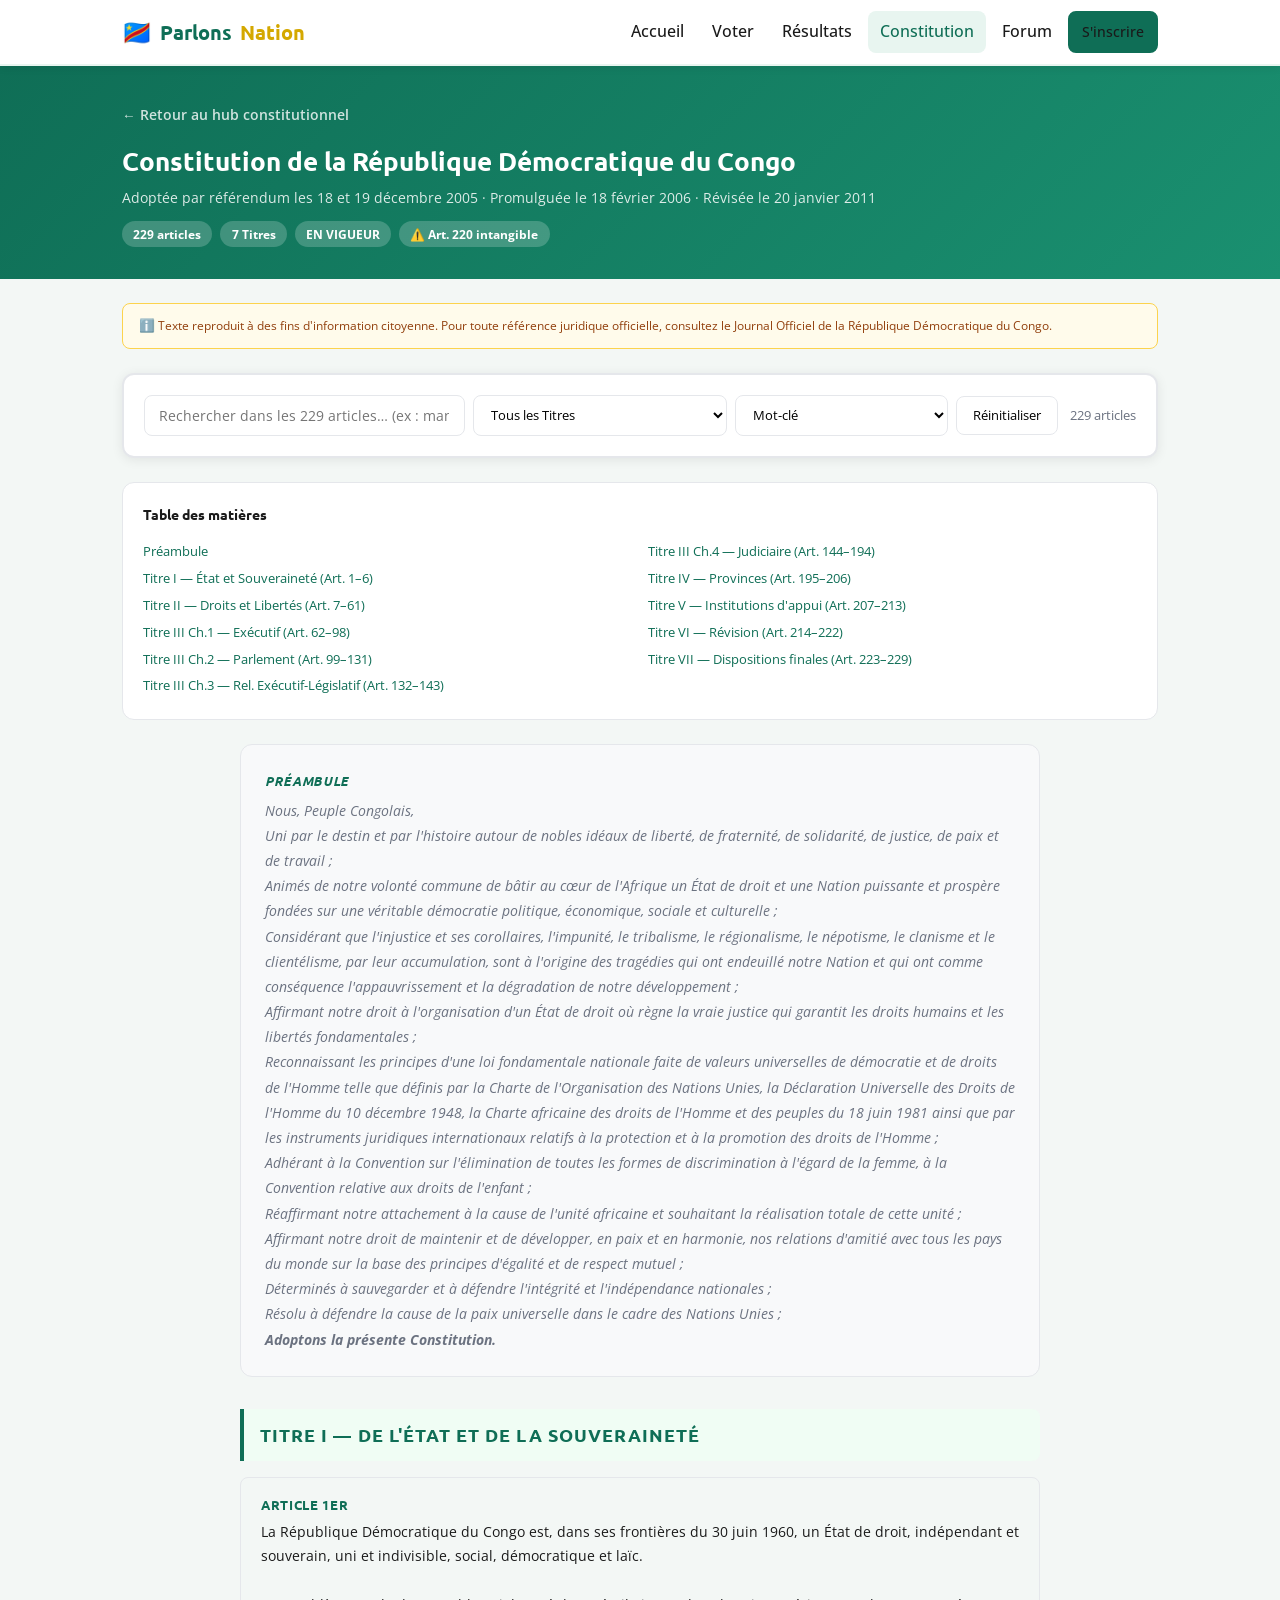
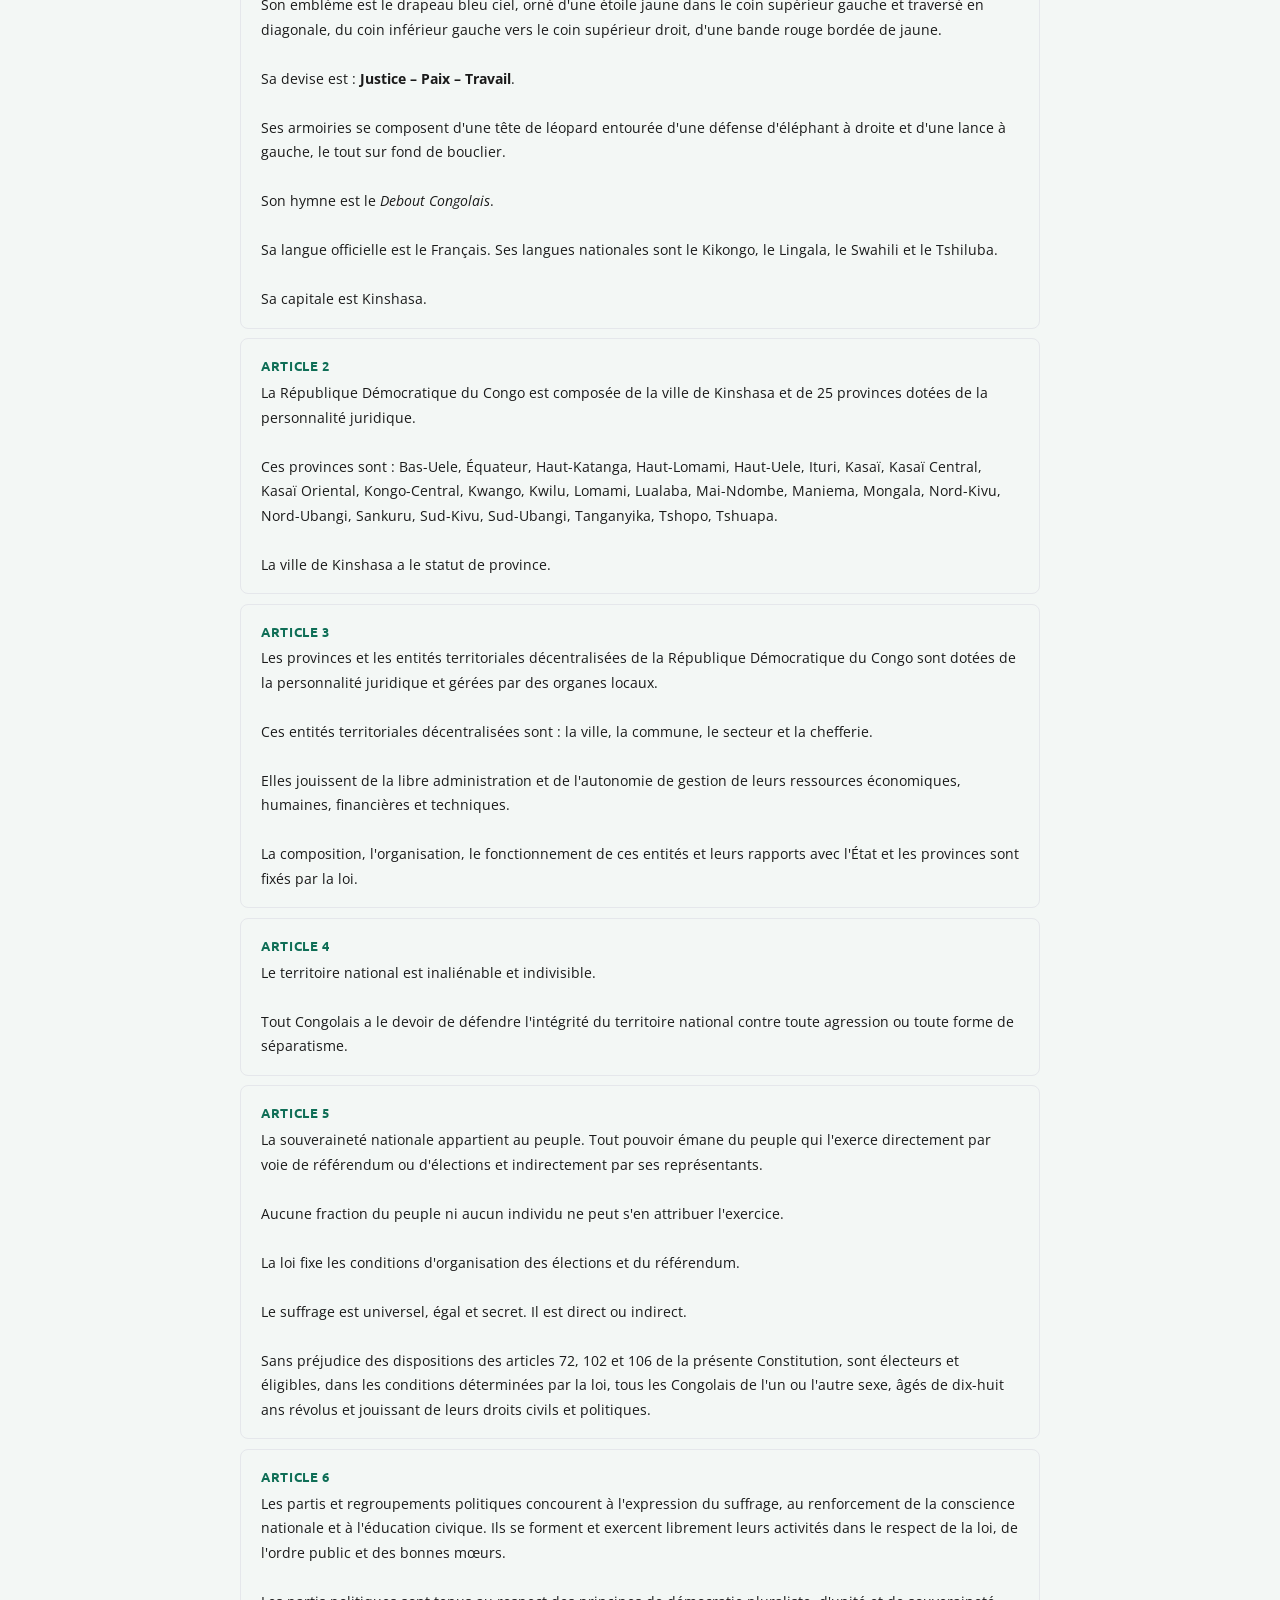
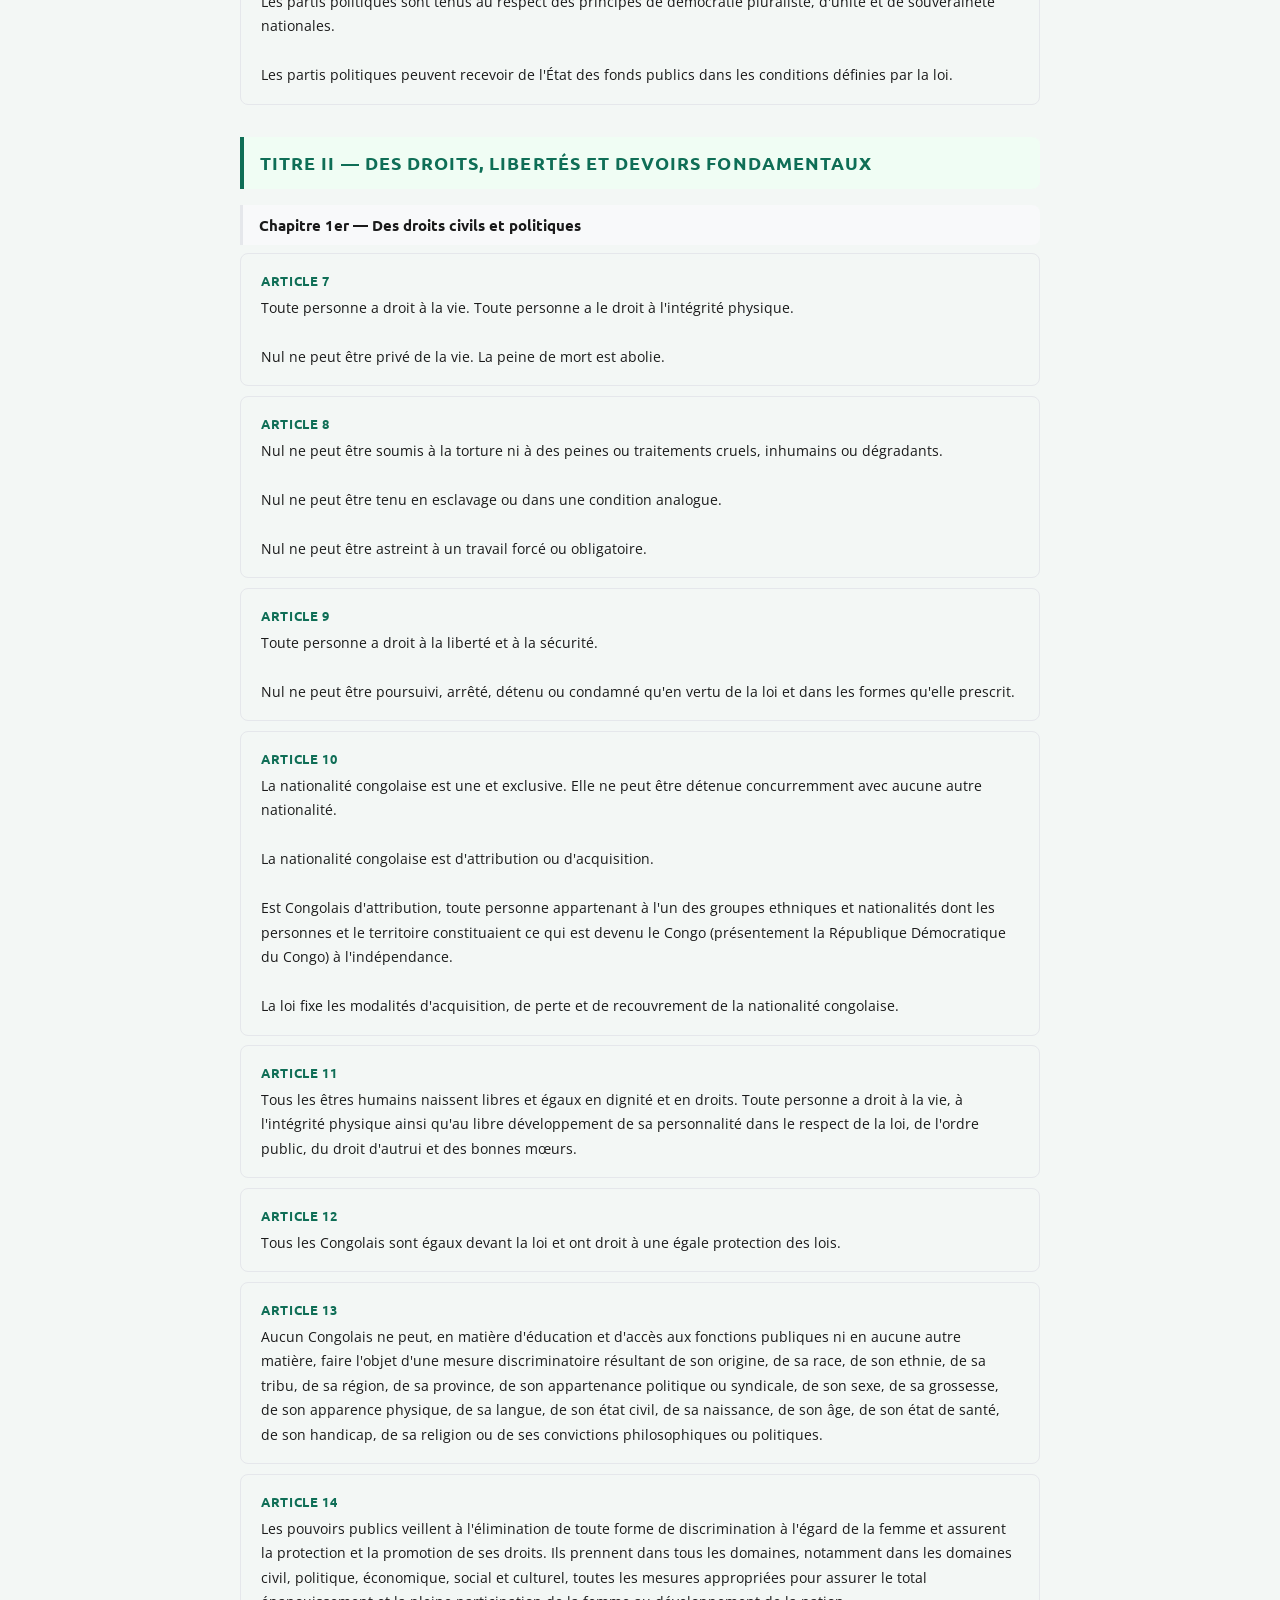
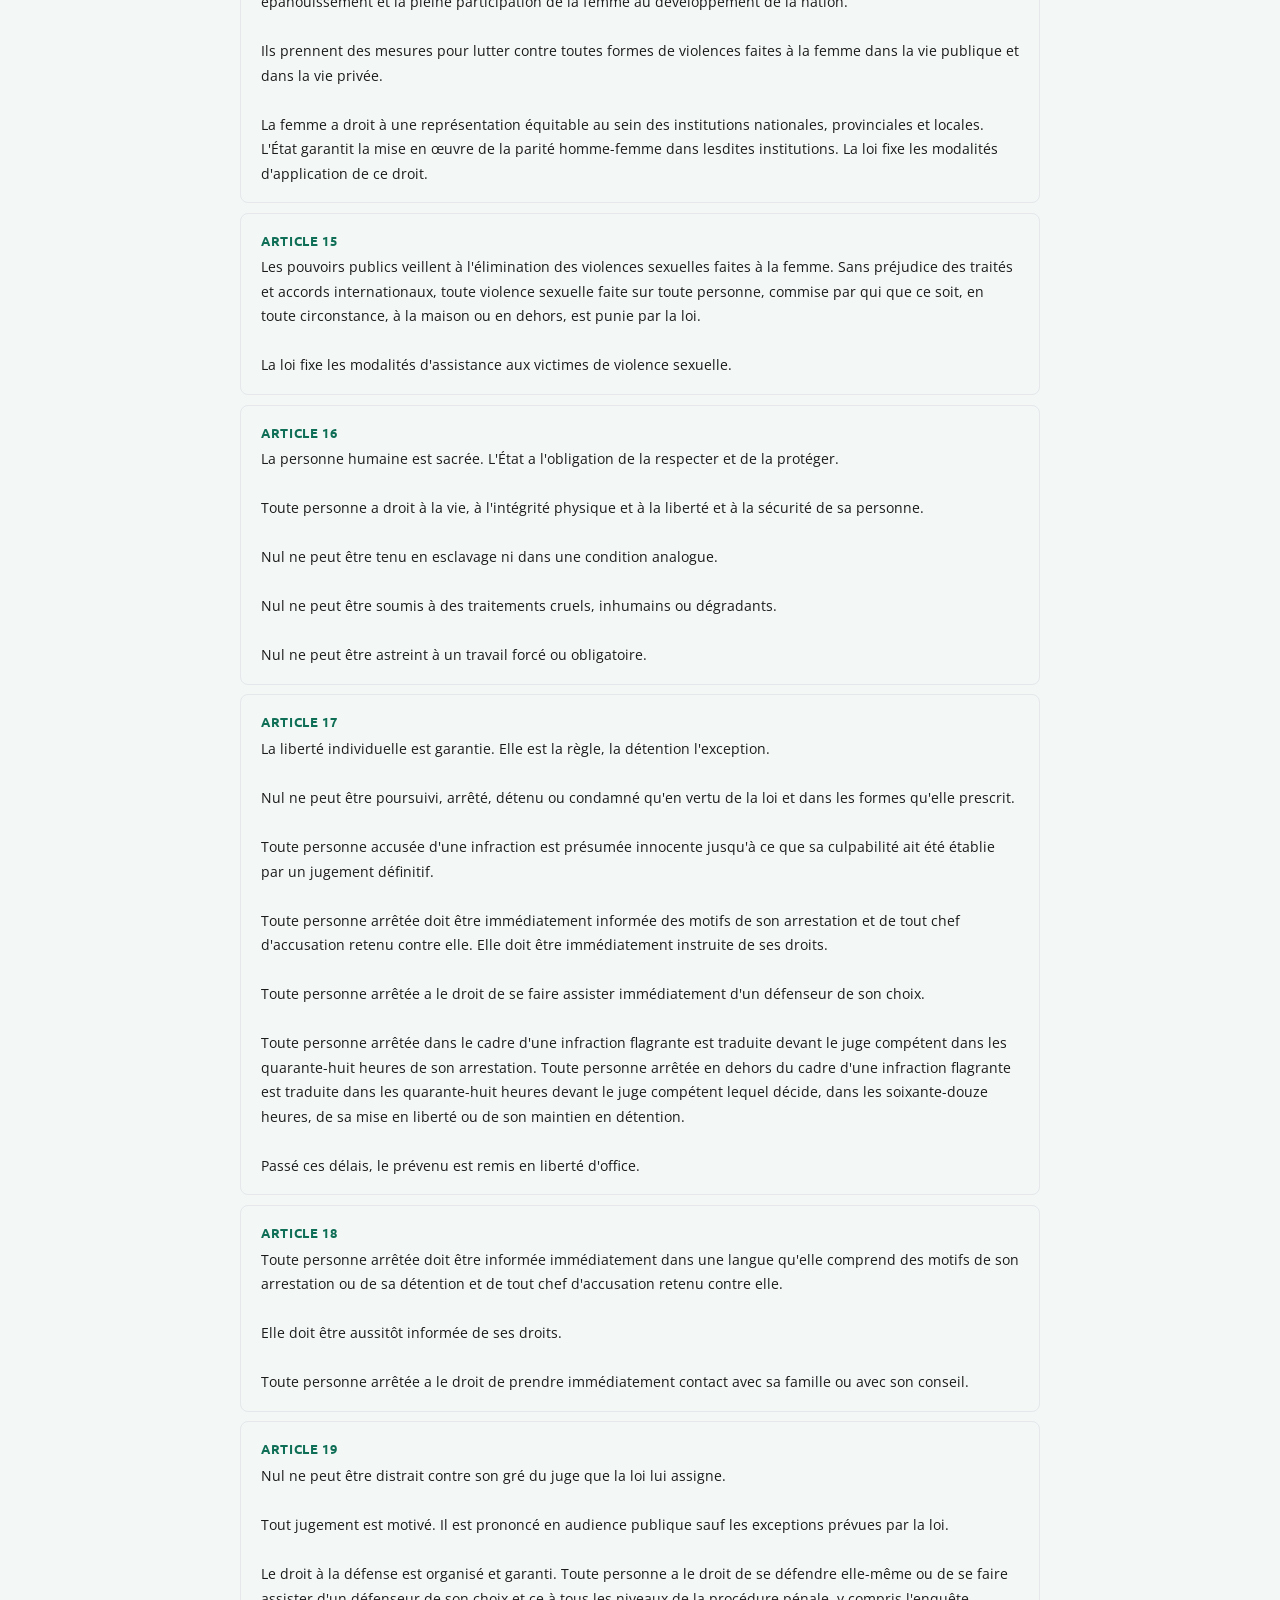
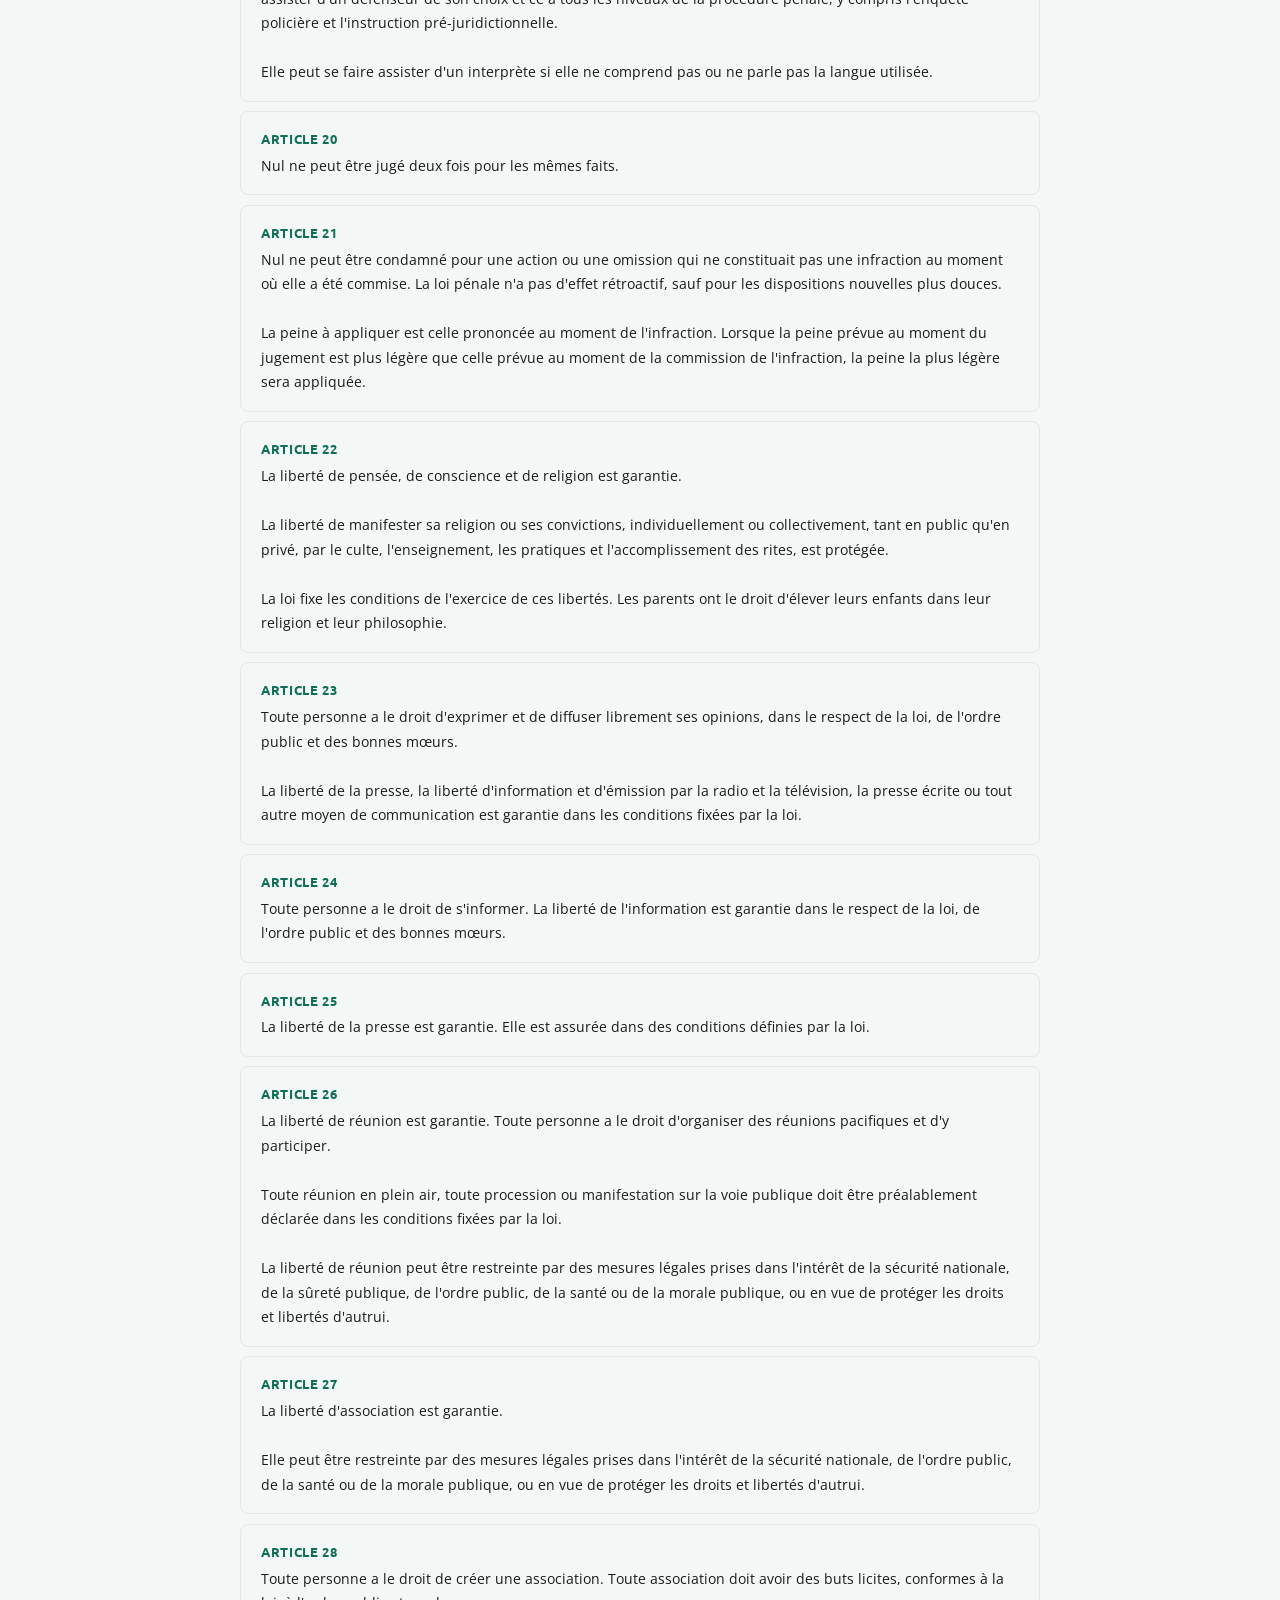
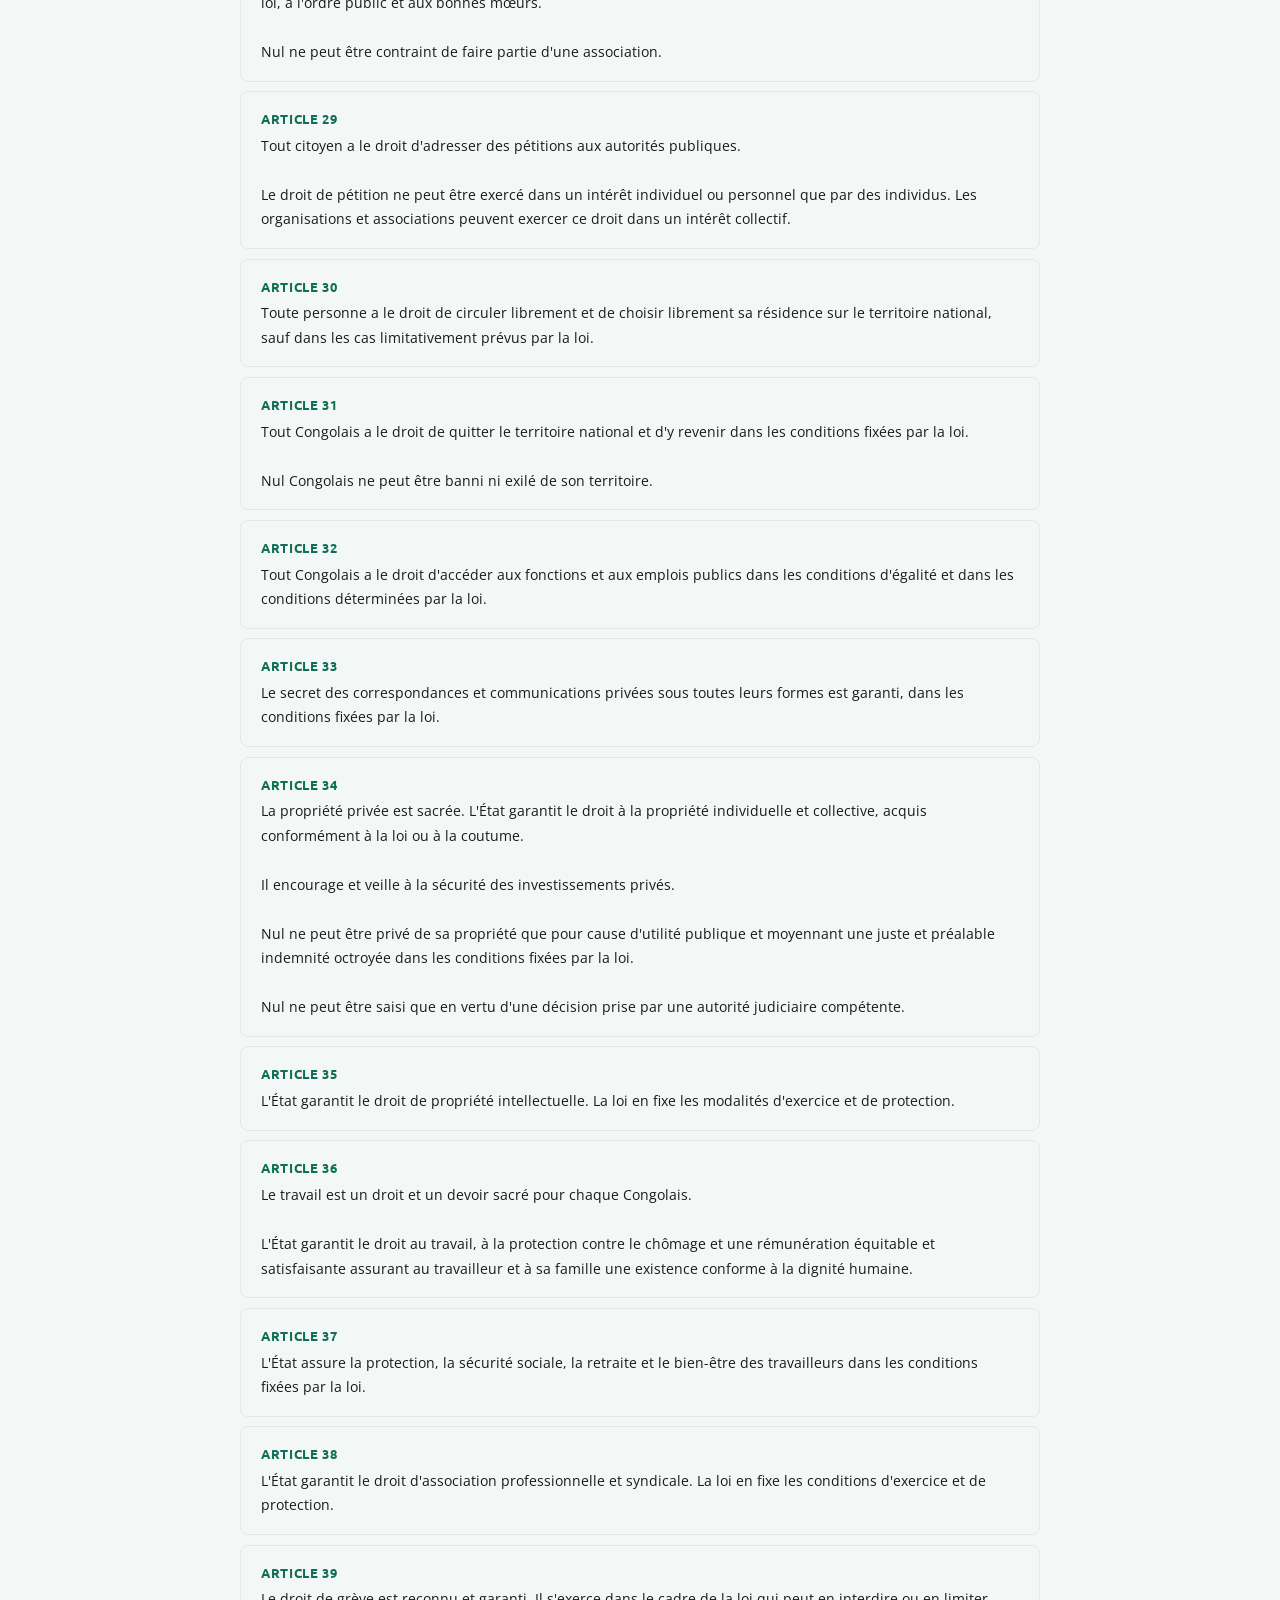
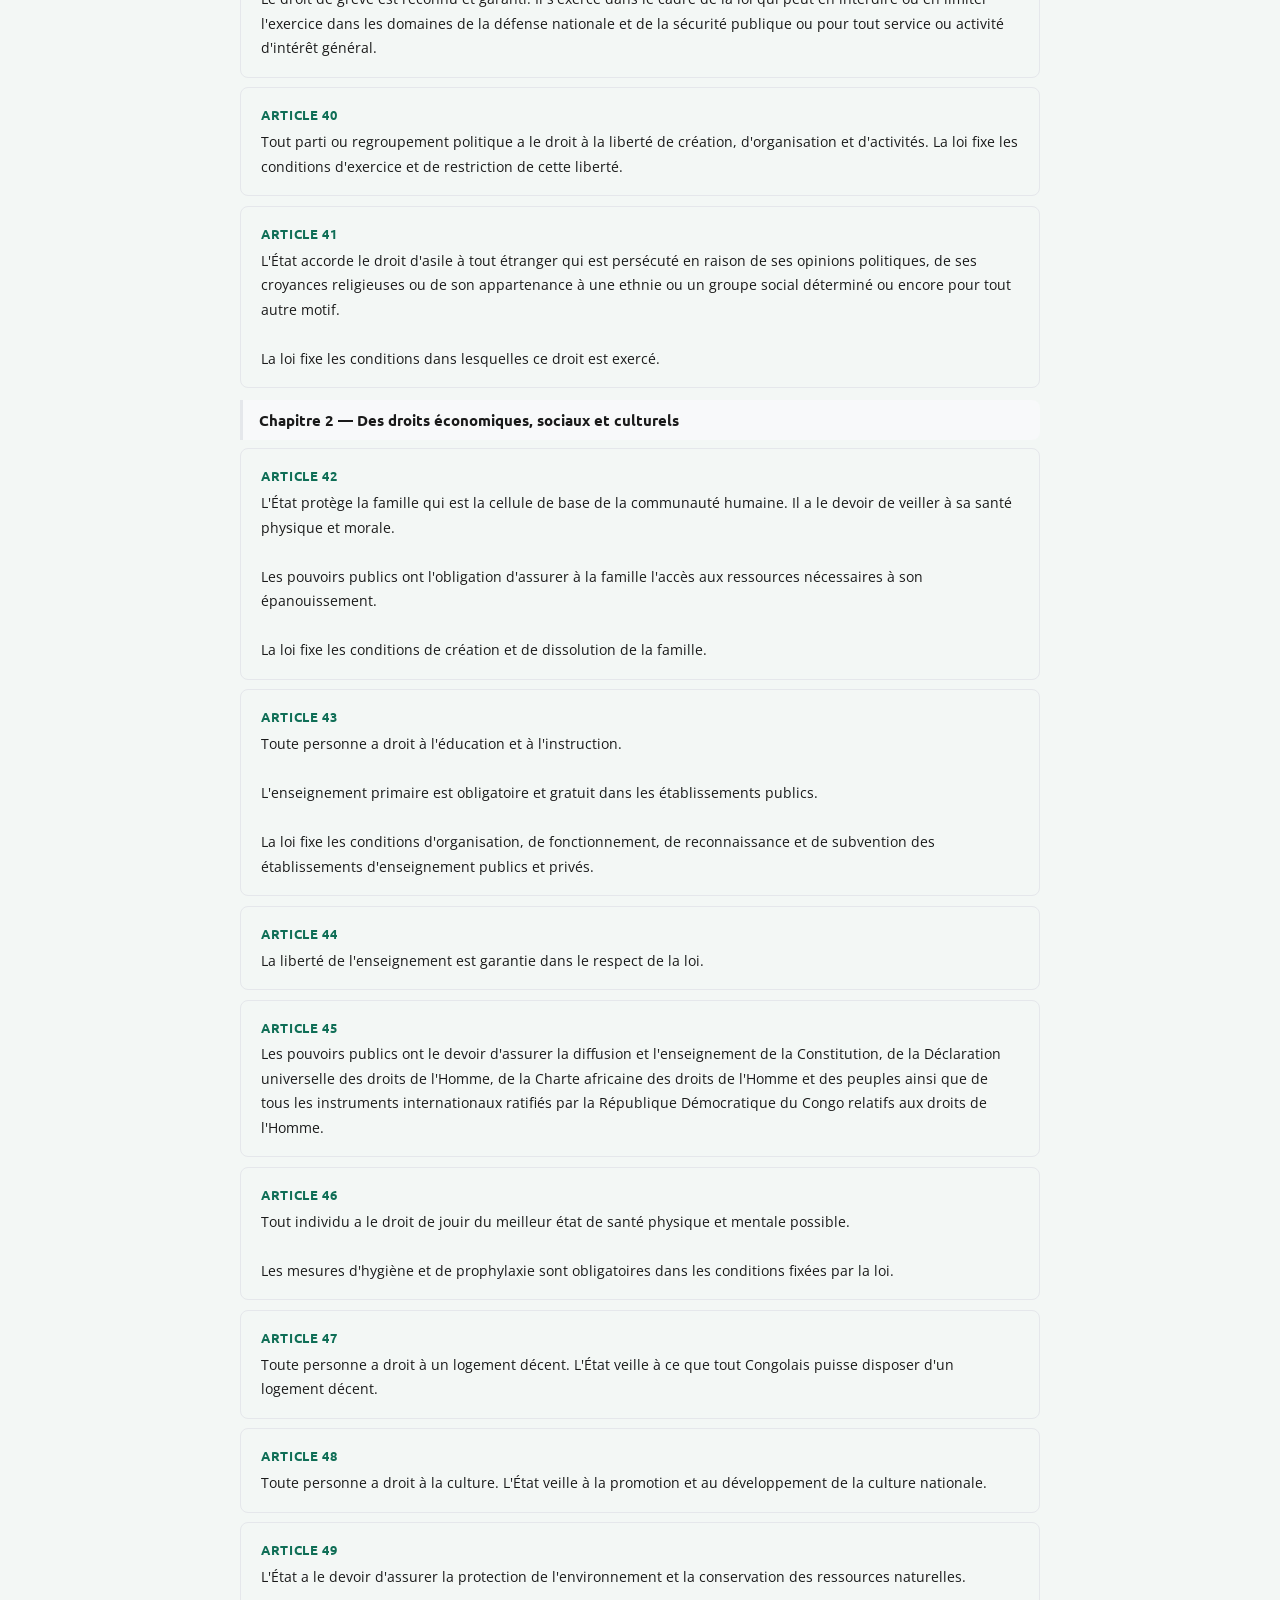
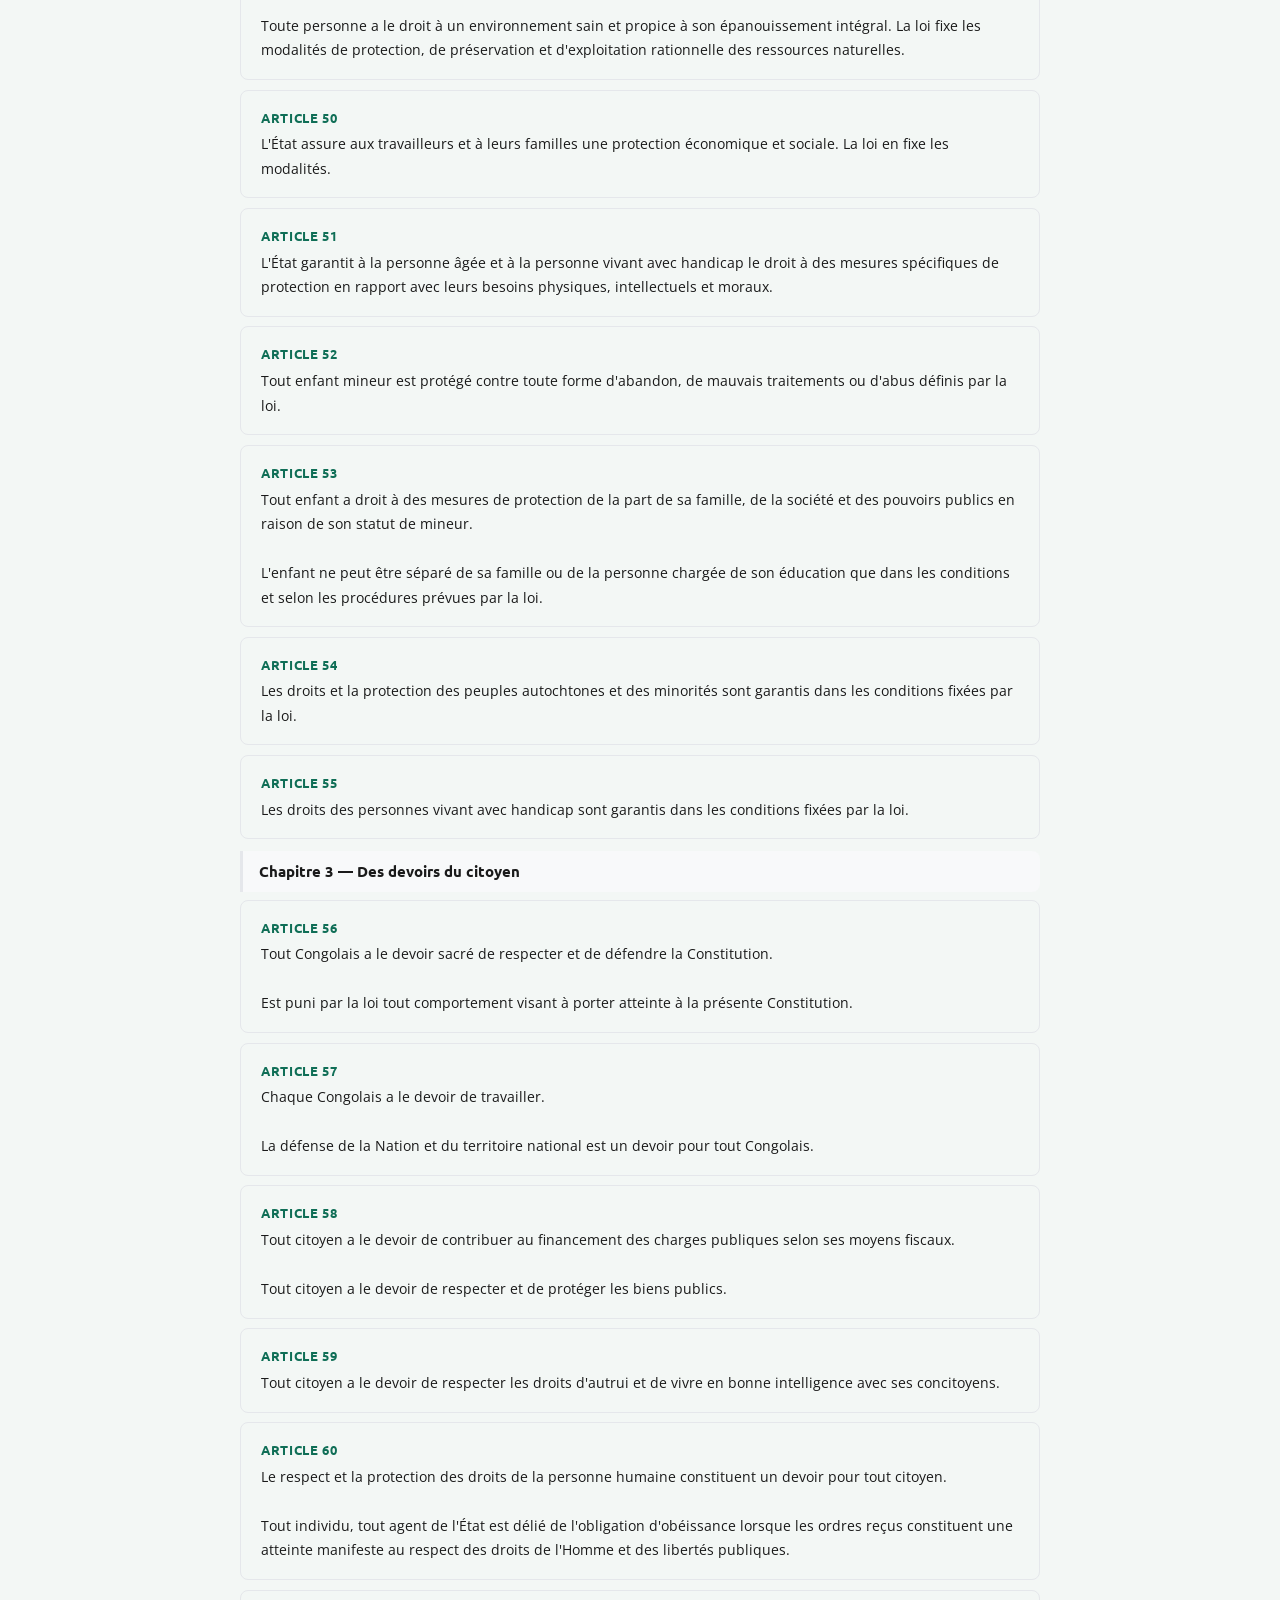
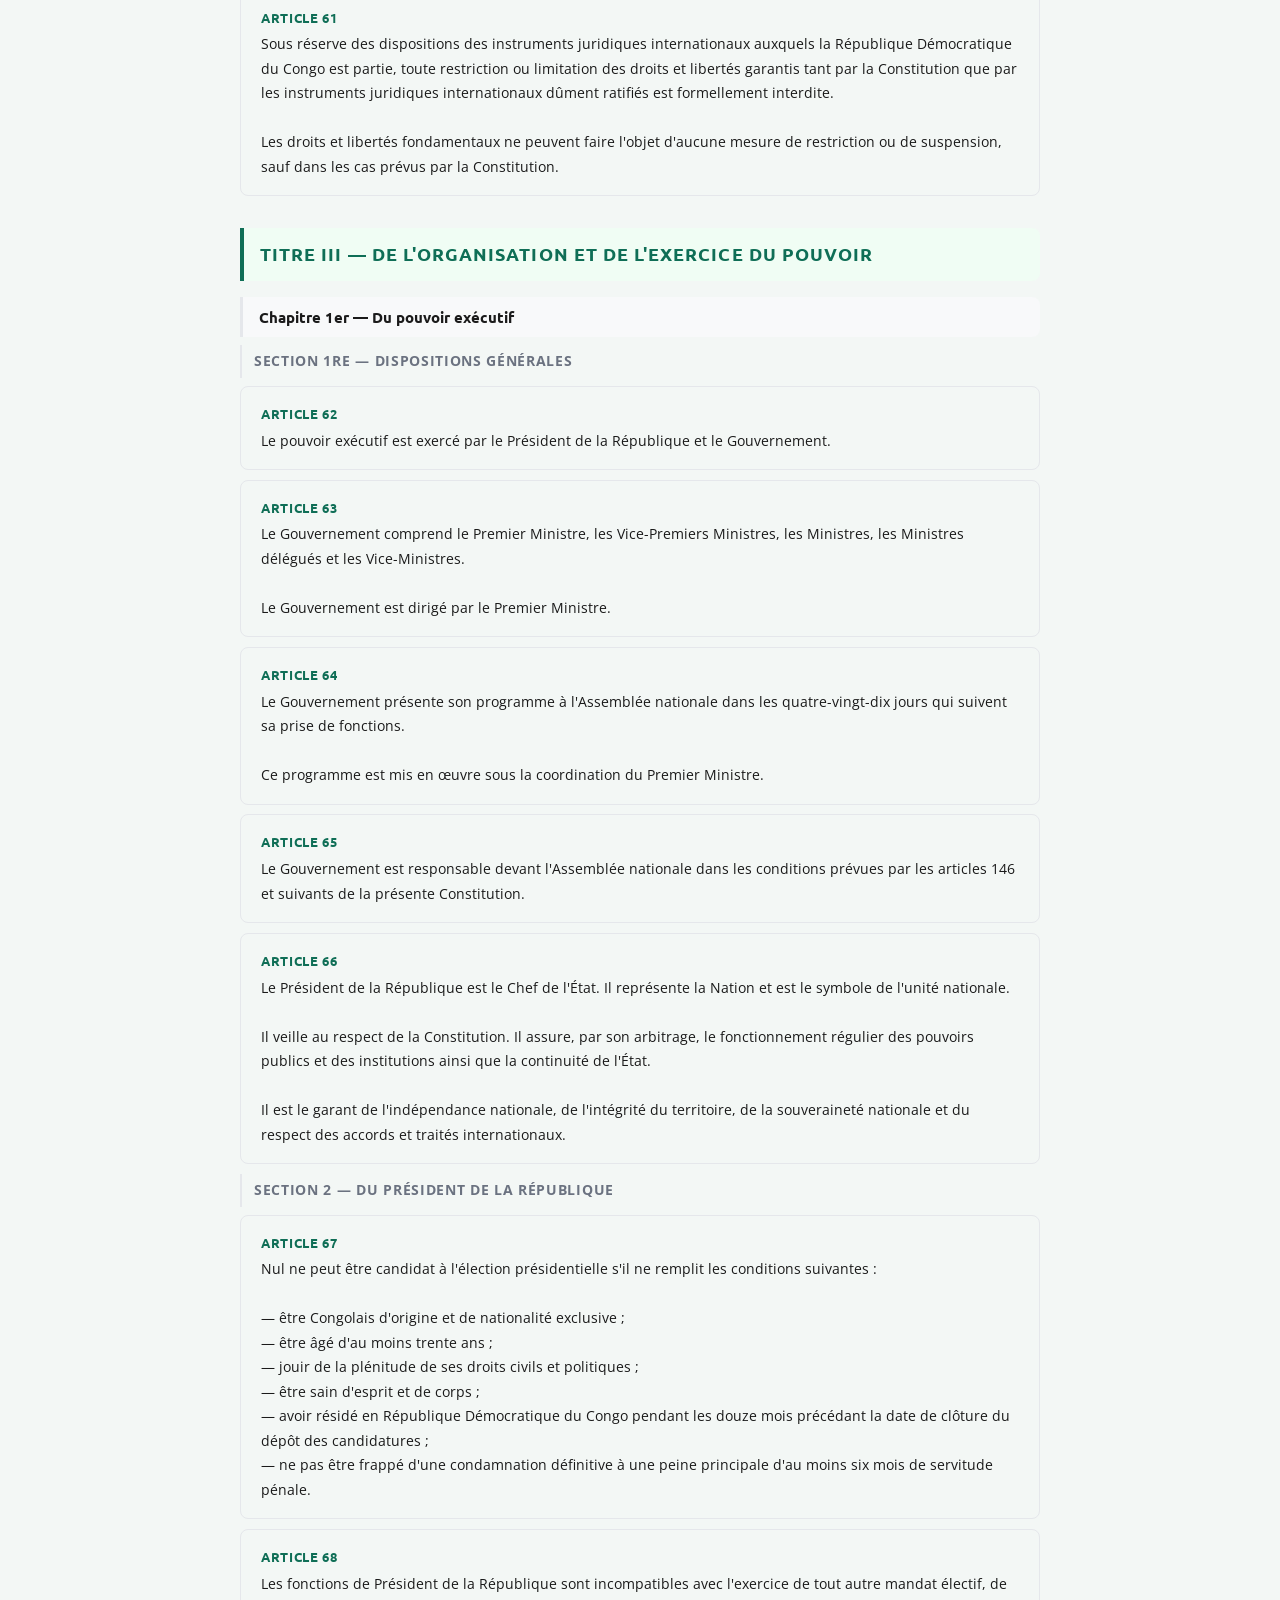
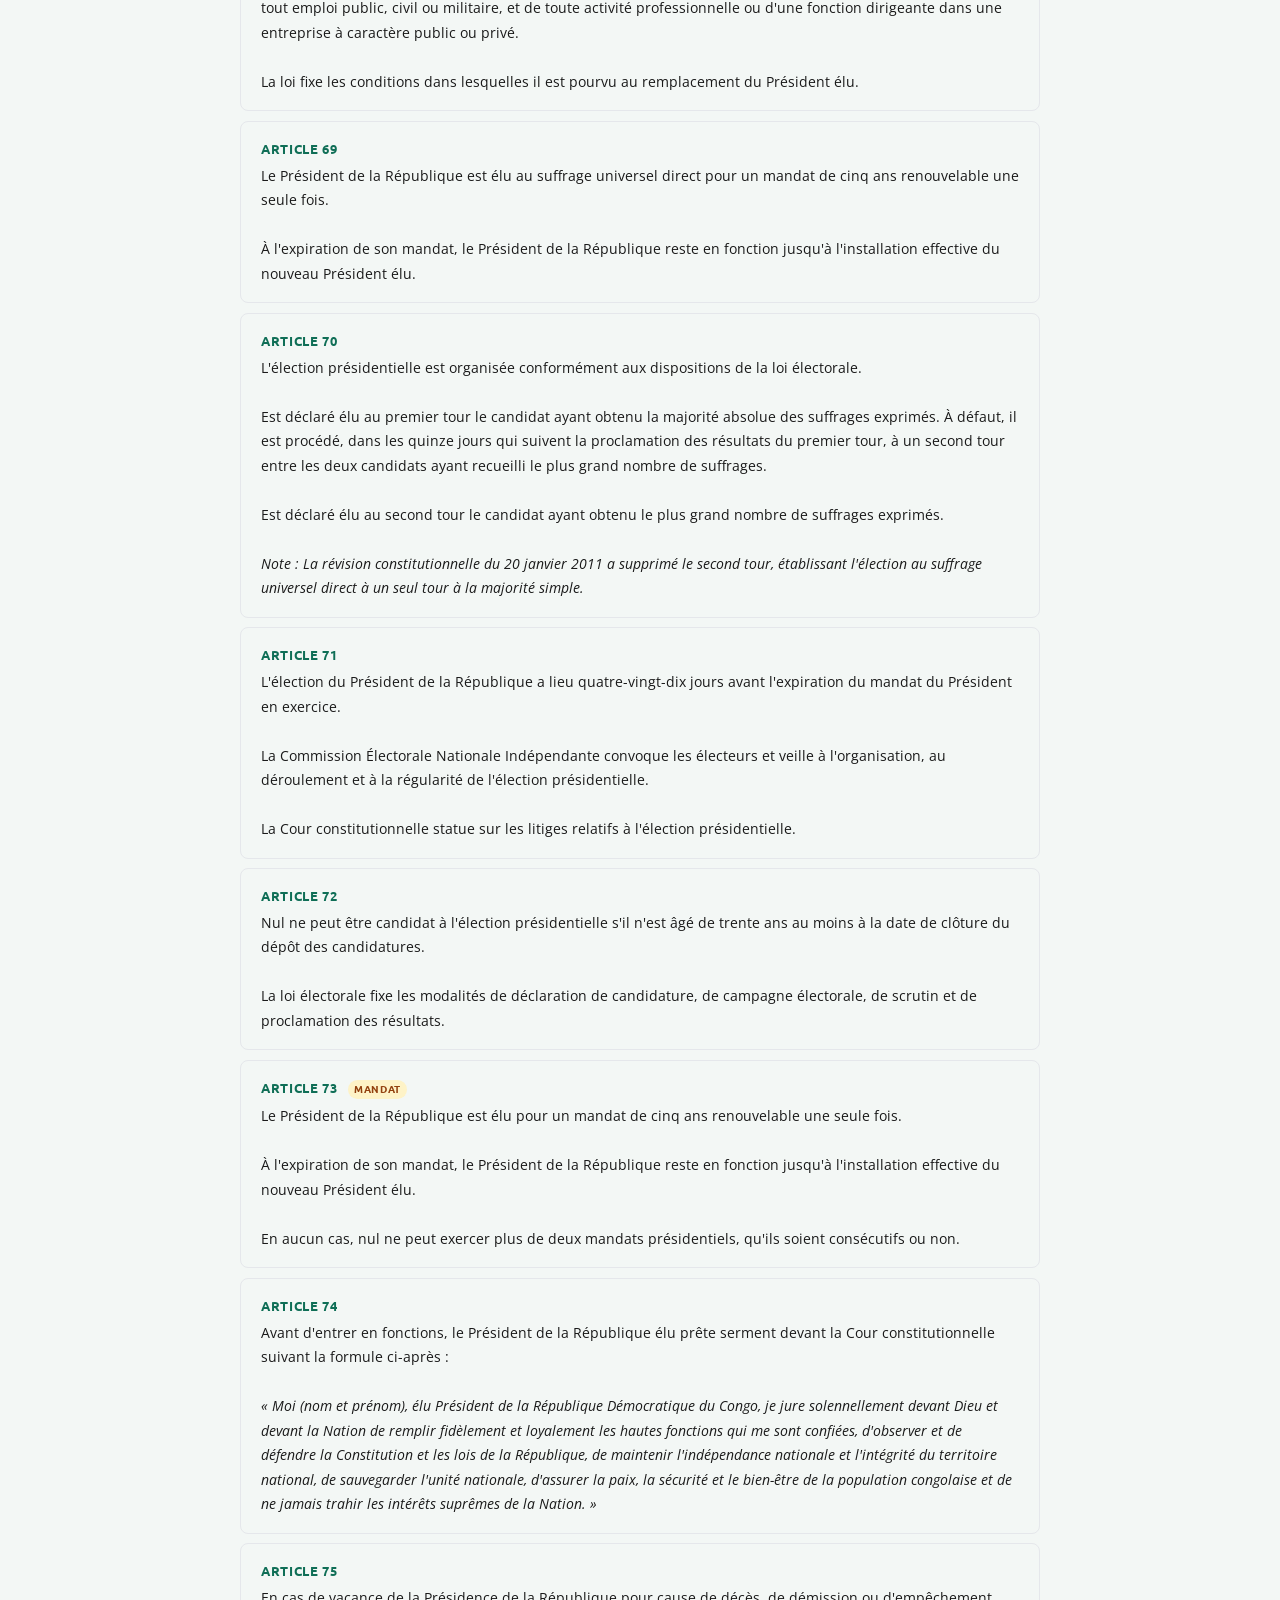
<file: constitution_2006.html>
﻿<!DOCTYPE html>
<html lang="fr">
<head>
  <meta charset="UTF-8">
  <meta name="viewport" content="width=device-width, initial-scale=1.0">
  <title>Constitution du 18 février 2006 — Texte intégral — ParlonsNation</title>
  <meta name="description" content="Texte intégral des 229 articles de la Constitution de la RDC du 18 février 2006. Recherche plein texte, filtres par titre et chapitre.">
  <link rel="stylesheet" href="style.css">
  <style>
    .const-page-header{background:linear-gradient(135deg,#0F6E56 0%,#1a9070 100%);color:#fff;padding:2rem 0;margin-bottom:0;}
    .const-page-header h1{font-family:var(--font-head);font-size:1.6rem;font-weight:800;margin-bottom:.3rem;}
    .const-page-header p{opacity:.85;font-size:.9rem;line-height:1.6;}
    .const-meta-pills{display:flex;flex-wrap:wrap;gap:.5rem;margin-top:.75rem;}
    .c-pill{padding:.2rem .7rem;border-radius:999px;font-size:.75rem;font-weight:700;background:rgba(255,255,255,.2);color:#fff;}
    .search-bar{background:var(--white);border:2px solid var(--border);border-radius:var(--radius);padding:1.25rem;margin:1.5rem 0;display:flex;flex-wrap:wrap;gap:.5rem;align-items:center;position:sticky;top:60px;z-index:50;box-shadow:0 2px 12px rgba(0,0,0,.08);}
    .search-bar input{flex:1;min-width:160px;padding:.6rem .9rem;border:1.5px solid var(--border);border-radius:var(--radius-sm);font-size:.9rem;font-family:var(--font-body);}
    .search-bar input:focus{outline:none;border-color:#0F6E56;}
    .search-bar select{padding:.6rem .8rem;border:1.5px solid var(--border);border-radius:var(--radius-sm);font-size:.82rem;background:var(--white);font-family:var(--font-body);}
    .search-bar button{padding:.6rem 1rem;border-radius:var(--radius-sm);border:1.5px solid var(--border);background:var(--white);font-size:.82rem;cursor:pointer;font-family:var(--font-body);}
    .search-bar button:hover{background:#f5f5f5;}
    .result-count{font-size:.8rem;color:var(--text-muted);margin-left:.25rem;}
    .articles-container{max-width:800px;margin:0 auto;}
    .titre-heading{font-family:var(--font-head);font-size:1.1rem;font-weight:800;text-transform:uppercase;letter-spacing:.06em;color:#0F6E56;padding:.75rem 1rem;background:#f0fdf4;border-left:4px solid #0F6E56;border-radius:0 var(--radius-sm) var(--radius-sm) 0;margin:2rem 0 1rem;}
    .chapitre-heading{font-family:var(--font-head);font-size:.95rem;font-weight:700;color:var(--text);padding:.5rem 1rem;background:#f8f9fa;border-left:3px solid var(--border);border-radius:0 var(--radius-sm) var(--radius-sm) 0;margin:.75rem 0 .5rem;}
    .section-heading{font-size:.85rem;font-weight:700;color:var(--text-muted);text-transform:uppercase;letter-spacing:.05em;padding:.35rem .75rem;margin:.5rem 0;border-left:2px solid var(--border);}
    .preambule-block{background:#f8f9fa;border:1px solid var(--border);border-radius:var(--radius);padding:1.5rem;margin-bottom:1.5rem;font-style:italic;line-height:1.8;font-size:.875rem;color:var(--text-muted);}
    .article-block{border:1px solid var(--border);border-radius:var(--radius-sm);padding:1rem 1.25rem;margin-bottom:.6rem;transition:background .15s;scroll-margin-top:120px;}
    .article-block:target,.article-block.highlight-target{background:#fffbeb;border-color:#fcd34d;}
    .art-220{border:2px solid #fcd34d;background:#fffbeb;}
    .art-220 .art-num{color:#92400e;}
    .art-num{font-family:var(--font-head);font-size:.82rem;font-weight:800;text-transform:uppercase;letter-spacing:.05em;color:#0F6E56;margin-bottom:.3rem;}
    .art-num a{color:inherit;text-decoration:none;}
    .art-num a:hover{text-decoration:underline;}
    .art-badge{display:inline-block;font-size:.65rem;font-weight:700;padding:.1rem .4rem;border-radius:999px;background:#fef3c7;color:#92400e;margin-left:.4rem;vertical-align:middle;}
    .art-text{font-size:.875rem;color:var(--text);line-height:1.75;}
    .art-text p{margin:.4rem 0;}
    .back-to-hub{display:inline-flex;align-items:center;gap:.4rem;color:#0F6E56;font-size:.85rem;font-weight:600;text-decoration:none;padding:.4rem 0;margin-bottom:.5rem;}
    .back-to-hub:hover{text-decoration:underline;}
    .toc-box{background:var(--white);border:1.5px solid var(--border);border-radius:var(--radius);padding:1.25rem;margin-bottom:1.5rem;}
    .toc-box h3{font-family:var(--font-head);font-size:.9rem;font-weight:700;margin-bottom:.75rem;}
    .toc-box ul{list-style:none;padding:0;margin:0;columns:2;gap:1rem;}
    @media(max-width:600px){.toc-box ul{columns:1;}}
    .toc-box li{font-size:.8rem;padding:.2rem 0;}
    .toc-box a{color:#0F6E56;text-decoration:none;}
    .toc-box a:hover{text-decoration:underline;}
    mark{background:rgba(247,197,24,.45);padding:0 .1em;border-radius:2px;}
    .no-result{text-align:center;padding:2rem;color:var(--text-muted);font-size:.9rem;}
    .disclaimer-box{background:#fffbeb;border:1px solid #fcd34d;border-radius:var(--radius-sm);padding:.75rem 1rem;font-size:.78rem;color:#92400e;margin-bottom:1.5rem;}
  </style>
</head>
<body>
<!-- Navigation -->
<nav class="navbar">
  <div class="container">
    <a href="index.html" class="logo"><span class="logo-icon">🇨🇩</span> Parlons<span>Nation</span></a>
    <button class="nav-toggle" id="navToggle">☰</button>
    <ul class="nav-links" id="navLinks">
      <li><a href="index.html">Accueil</a></li>
      <li><a href="voter.html">Voter</a></li>
      <li><a href="resultats.html">Résultats</a></li>
      <li><a href="constitution.html" class="active">Constitution</a></li>
      <li><a href="forum.html">Forum</a></li>
      <li><a href="inscription.html" class="btn btn-primary btn-sm">S'inscrire</a></li>
    </ul>
  </div>
</nav>

  <div class="const-page-header">
    <div class="container">
      <a href="constitution.html" class="back-to-hub" style="color:rgba(255,255,255,.8);">← Retour au hub constitutionnel</a>
      <h1>Constitution de la République Démocratique du Congo</h1>
      <p>Adoptée par référendum les 18 et 19 décembre 2005 · Promulguée le 18 février 2006 · Révisée le 20 janvier 2011</p>
      <div class="const-meta-pills">
        <span class="c-pill">229 articles</span>
        <span class="c-pill">7 Titres</span>
        <span class="c-pill">EN VIGUEUR</span>
        <span class="c-pill">⚠️ Art. 220 intangible</span>
      </div>
    </div>
  </div>

  <div class="container" style="padding-top:1.5rem;padding-bottom:3rem;">

    <div class="disclaimer-box">
      ℹ️ Texte reproduit à des fins d'information citoyenne. Pour toute référence juridique officielle, consultez le Journal Officiel de la République Démocratique du Congo.
    </div>

    <!-- Barre de recherche -->
    <div class="search-bar">
      <input type="text" id="searchInput" placeholder="Rechercher dans les 229 articles… (ex : mandat, provinces, droits)" autocomplete="off">
      <select id="filtreSection">
        <option value="">Tous les Titres</option>
        <option value="I">Titre I — État et Souveraineté</option>
        <option value="II">Titre II — Droits et Libertés</option>
        <option value="III">Titre III — Organisation du Pouvoir</option>
        <option value="IV">Titre IV — Provinces</option>
        <option value="V">Titre V — Institutions d'appui</option>
        <option value="VI">Titre VI — Révision</option>
        <option value="VII">Titre VII — Dispositions finales</option>
      </select>
      <select id="filtreMot">
        <option value="">Mot-clé</option>
        <option value="mandat">Mandat présidentiel</option>
        <option value="droits">Droits fondamentaux</option>
        <option value="provinces">Provinces / décentralisation</option>
        <option value="elections">Élections</option>
        <option value="justice">Justice / tribunaux</option>
        <option value="revision">Révision constitutionnelle</option>
        <option value="securite">Sécurité / défense</option>
        <option value="liberte">Libertés civiles</option>
      </select>
      <button id="resetBtn">Réinitialiser</button>
      <span class="result-count" id="resultCount">229 articles</span>
    </div>

    <!-- Table des matières -->
    <div class="toc-box">
      <h3>Table des matières</h3>
      <ul>
        <li><a href="#preambule">Préambule</a></li>
        <li><a href="#titre-I">Titre I — État et Souveraineté (Art. 1–6)</a></li>
        <li><a href="#titre-II">Titre II — Droits et Libertés (Art. 7–61)</a></li>
        <li><a href="#ch-III-1">Titre III Ch.1 — Exécutif (Art. 62–98)</a></li>
        <li><a href="#ch-III-2">Titre III Ch.2 — Parlement (Art. 99–131)</a></li>
        <li><a href="#ch-III-3">Titre III Ch.3 — Rel. Exécutif-Législatif (Art. 132–143)</a></li>
        <li><a href="#ch-III-4">Titre III Ch.4 — Judiciaire (Art. 144–194)</a></li>
        <li><a href="#titre-IV">Titre IV — Provinces (Art. 195–206)</a></li>
        <li><a href="#titre-V">Titre V — Institutions d'appui (Art. 207–213)</a></li>
        <li><a href="#titre-VI">Titre VI — Révision (Art. 214–222)</a></li>
        <li><a href="#titre-VII">Titre VII — Dispositions finales (Art. 223–229)</a></li>
      </ul>
    </div>

    <div class="articles-container" id="articlesContainer">

      <!-- PRÉAMBULE -->
      <div class="preambule-block" id="preambule" data-titre="PRE" data-kw="souverainete droits liberte">
        <div class="art-num">Préambule</div>
        <p>Nous, Peuple Congolais,</p>
        <p>Uni par le destin et par l'histoire autour de nobles idéaux de liberté, de fraternité, de solidarité, de justice, de paix et de travail ;</p>
        <p>Animés de notre volonté commune de bâtir au cœur de l'Afrique un État de droit et une Nation puissante et prospère fondées sur une véritable démocratie politique, économique, sociale et culturelle ;</p>
        <p>Considérant que l'injustice et ses corollaires, l'impunité, le tribalisme, le régionalisme, le népotisme, le clanisme et le clientélisme, par leur accumulation, sont à l'origine des tragédies qui ont endeuillé notre Nation et qui ont comme conséquence l'appauvrissement et la dégradation de notre développement ;</p>
        <p>Affirmant notre droit à l'organisation d'un État de droit où règne la vraie justice qui garantit les droits humains et les libertés fondamentales ;</p>
        <p>Reconnaissant les principes d'une loi fondamentale nationale faite de valeurs universelles de démocratie et de droits de l'Homme telle que définis par la Charte de l'Organisation des Nations Unies, la Déclaration Universelle des Droits de l'Homme du 10 décembre 1948, la Charte africaine des droits de l'Homme et des peuples du 18 juin 1981 ainsi que par les instruments juridiques internationaux relatifs à la protection et à la promotion des droits de l'Homme ;</p>
        <p>Adhérant à la Convention sur l'élimination de toutes les formes de discrimination à l'égard de la femme, à la Convention relative aux droits de l'enfant ;</p>
        <p>Réaffirmant notre attachement à la cause de l'unité africaine et souhaitant la réalisation totale de cette unité ;</p>
        <p>Affirmant notre droit de maintenir et de développer, en paix et en harmonie, nos relations d'amitié avec tous les pays du monde sur la base des principes d'égalité et de respect mutuel ;</p>
        <p>Déterminés à sauvegarder et à défendre l'intégrité et l'indépendance nationales ;</p>
        <p>Résolu à défendre la cause de la paix universelle dans le cadre des Nations Unies ;</p>
        <p><strong>Adoptons la présente Constitution.</strong></p>
      </div>

      <!-- TITRE I -->
      <div class="titre-heading" id="titre-I">TITRE I — DE L'ÉTAT ET DE LA SOUVERAINETÉ</div>

      <div class="article-block" id="art-1" data-titre="I" data-kw="etat republique drapeau devise capitale">
        <div class="art-num"><a href="#art-1">Article 1er</a></div>
        <div class="art-text">La République Démocratique du Congo est, dans ses frontières du 30 juin 1960, un État de droit, indépendant et souverain, uni et indivisible, social, démocratique et laïc.<br><br>
        Son emblème est le drapeau bleu ciel, orné d'une étoile jaune dans le coin supérieur gauche et traversé en diagonale, du coin inférieur gauche vers le coin supérieur droit, d'une bande rouge bordée de jaune.<br><br>
        Sa devise est : <strong>Justice – Paix – Travail</strong>.<br><br>
        Ses armoiries se composent d'une tête de léopard entourée d'une défense d'éléphant à droite et d'une lance à gauche, le tout sur fond de bouclier.<br><br>
        Son hymne est le <em>Debout Congolais</em>.<br><br>
        Sa langue officielle est le Français. Ses langues nationales sont le Kikongo, le Lingala, le Swahili et le Tshiluba.<br><br>
        Sa capitale est Kinshasa.</div>
      </div>

      <div class="article-block" id="art-2" data-titre="I" data-kw="provinces decentralisation territoire">
        <div class="art-num"><a href="#art-2">Article 2</a></div>
        <div class="art-text">La République Démocratique du Congo est composée de la ville de Kinshasa et de 25 provinces dotées de la personnalité juridique.<br><br>
        Ces provinces sont : Bas-Uele, Équateur, Haut-Katanga, Haut-Lomami, Haut-Uele, Ituri, Kasaï, Kasaï Central, Kasaï Oriental, Kongo-Central, Kwango, Kwilu, Lomami, Lualaba, Mai-Ndombe, Maniema, Mongala, Nord-Kivu, Nord-Ubangi, Sankuru, Sud-Kivu, Sud-Ubangi, Tanganyika, Tshopo, Tshuapa.<br><br>
        La ville de Kinshasa a le statut de province.</div>
      </div>

      <div class="article-block" id="art-3" data-titre="I" data-kw="entites territoriales decentralisation commune secteur chefferie">
        <div class="art-num"><a href="#art-3">Article 3</a></div>
        <div class="art-text">Les provinces et les entités territoriales décentralisées de la République Démocratique du Congo sont dotées de la personnalité juridique et gérées par des organes locaux.<br><br>
        Ces entités territoriales décentralisées sont : la ville, la commune, le secteur et la chefferie.<br><br>
        Elles jouissent de la libre administration et de l'autonomie de gestion de leurs ressources économiques, humaines, financières et techniques.<br><br>
        La composition, l'organisation, le fonctionnement de ces entités et leurs rapports avec l'État et les provinces sont fixés par la loi.</div>
      </div>

      <div class="article-block" id="art-4" data-titre="I" data-kw="territoire integrite inaliénable">
        <div class="art-num"><a href="#art-4">Article 4</a></div>
        <div class="art-text">Le territoire national est inaliénable et indivisible.<br><br>
        Tout Congolais a le devoir de défendre l'intégrité du territoire national contre toute agression ou toute forme de séparatisme.</div>
      </div>

      <div class="article-block" id="art-5" data-titre="I" data-kw="souverainete peuple referendum elections suffrage">
        <div class="art-num"><a href="#art-5">Article 5</a></div>
        <div class="art-text">La souveraineté nationale appartient au peuple. Tout pouvoir émane du peuple qui l'exerce directement par voie de référendum ou d'élections et indirectement par ses représentants.<br><br>
        Aucune fraction du peuple ni aucun individu ne peut s'en attribuer l'exercice.<br><br>
        La loi fixe les conditions d'organisation des élections et du référendum.<br><br>
        Le suffrage est universel, égal et secret. Il est direct ou indirect.<br><br>
        Sans préjudice des dispositions des articles 72, 102 et 106 de la présente Constitution, sont électeurs et éligibles, dans les conditions déterminées par la loi, tous les Congolais de l'un ou l'autre sexe, âgés de dix-huit ans révolus et jouissant de leurs droits civils et politiques.</div>
      </div>

      <div class="article-block" id="art-6" data-titre="I" data-kw="partis politiques democratie pluralisme">
        <div class="art-num"><a href="#art-6">Article 6</a></div>
        <div class="art-text">Les partis et regroupements politiques concourent à l'expression du suffrage, au renforcement de la conscience nationale et à l'éducation civique. Ils se forment et exercent librement leurs activités dans le respect de la loi, de l'ordre public et des bonnes mœurs.<br><br>
        Les partis politiques sont tenus au respect des principes de démocratie pluraliste, d'unité et de souveraineté nationales.<br><br>
        Les partis politiques peuvent recevoir de l'État des fonds publics dans les conditions définies par la loi.</div>
      </div>

      <!-- TITRE II -->
      <div class="titre-heading" id="titre-II">TITRE II — DES DROITS, LIBERTÉS ET DEVOIRS FONDAMENTAUX</div>
      <div class="chapitre-heading" id="ch-II-1">Chapitre 1er — Des droits civils et politiques</div>

      <div class="article-block" id="art-7" data-titre="II" data-kw="droits liberte fondamentaux">
        <div class="art-num"><a href="#art-7">Article 7</a></div>
        <div class="art-text">Toute personne a droit à la vie. Toute personne a le droit à l'intégrité physique.<br><br>
        Nul ne peut être privé de la vie. La peine de mort est abolie.</div>
      </div>

      <div class="article-block" id="art-8" data-titre="II" data-kw="torture traitements cruels">
        <div class="art-num"><a href="#art-8">Article 8</a></div>
        <div class="art-text">Nul ne peut être soumis à la torture ni à des peines ou traitements cruels, inhumains ou dégradants.<br><br>
        Nul ne peut être tenu en esclavage ou dans une condition analogue.<br><br>
        Nul ne peut être astreint à un travail forcé ou obligatoire.</div>
      </div>

      <div class="article-block" id="art-9" data-titre="II" data-kw="liberte individuelle detention arrestation">
        <div class="art-num"><a href="#art-9">Article 9</a></div>
        <div class="art-text">Toute personne a droit à la liberté et à la sécurité.<br><br>
        Nul ne peut être poursuivi, arrêté, détenu ou condamné qu'en vertu de la loi et dans les formes qu'elle prescrit.</div>
      </div>

      <div class="article-block" id="art-10" data-titre="II" data-kw="nationalite identite congolaise">
        <div class="art-num"><a href="#art-10">Article 10</a></div>
        <div class="art-text">La nationalité congolaise est une et exclusive. Elle ne peut être détenue concurremment avec aucune autre nationalité.<br><br>
        La nationalité congolaise est d'attribution ou d'acquisition.<br><br>
        Est Congolais d'attribution, toute personne appartenant à l'un des groupes ethniques et nationalités dont les personnes et le territoire constituaient ce qui est devenu le Congo (présentement la République Démocratique du Congo) à l'indépendance.<br><br>
        La loi fixe les modalités d'acquisition, de perte et de recouvrement de la nationalité congolaise.</div>
      </div>

      <div class="article-block" id="art-11" data-titre="II" data-kw="egalite dignite droits humains">
        <div class="art-num"><a href="#art-11">Article 11</a></div>
        <div class="art-text">Tous les êtres humains naissent libres et égaux en dignité et en droits. Toute personne a droit à la vie, à l'intégrité physique ainsi qu'au libre développement de sa personnalité dans le respect de la loi, de l'ordre public, du droit d'autrui et des bonnes mœurs.</div>
      </div>

      <div class="article-block" id="art-12" data-titre="II" data-kw="egalite loi protection">
        <div class="art-num"><a href="#art-12">Article 12</a></div>
        <div class="art-text">Tous les Congolais sont égaux devant la loi et ont droit à une égale protection des lois.</div>
      </div>

      <div class="article-block" id="art-13" data-titre="II" data-kw="discrimination race ethnie sexe region">
        <div class="art-num"><a href="#art-13">Article 13</a></div>
        <div class="art-text">Aucun Congolais ne peut, en matière d'éducation et d'accès aux fonctions publiques ni en aucune autre matière, faire l'objet d'une mesure discriminatoire résultant de son origine, de sa race, de son ethnie, de sa tribu, de sa région, de sa province, de son appartenance politique ou syndicale, de son sexe, de sa grossesse, de son apparence physique, de sa langue, de son état civil, de sa naissance, de son âge, de son état de santé, de son handicap, de sa religion ou de ses convictions philosophiques ou politiques.</div>
      </div>

      <div class="article-block" id="art-14" data-titre="II" data-kw="femme parite genre discrimination">
        <div class="art-num"><a href="#art-14">Article 14</a></div>
        <div class="art-text">Les pouvoirs publics veillent à l'élimination de toute forme de discrimination à l'égard de la femme et assurent la protection et la promotion de ses droits. Ils prennent dans tous les domaines, notamment dans les domaines civil, politique, économique, social et culturel, toutes les mesures appropriées pour assurer le total épanouissement et la pleine participation de la femme au développement de la nation.<br><br>
        Ils prennent des mesures pour lutter contre toutes formes de violences faites à la femme dans la vie publique et dans la vie privée.<br><br>
        La femme a droit à une représentation équitable au sein des institutions nationales, provinciales et locales. L'État garantit la mise en œuvre de la parité homme-femme dans lesdites institutions. La loi fixe les modalités d'application de ce droit.</div>
      </div>

      <div class="article-block" id="art-15" data-titre="II" data-kw="violence sexuelle femme viol protection">
        <div class="art-num"><a href="#art-15">Article 15</a></div>
        <div class="art-text">Les pouvoirs publics veillent à l'élimination des violences sexuelles faites à la femme. Sans préjudice des traités et accords internationaux, toute violence sexuelle faite sur toute personne, commise par qui que ce soit, en toute circonstance, à la maison ou en dehors, est punie par la loi.<br><br>
        La loi fixe les modalités d'assistance aux victimes de violence sexuelle.</div>
      </div>

      <div class="article-block" id="art-16" data-titre="II" data-kw="vie integrite personnehumaine sacre esclavage">
        <div class="art-num"><a href="#art-16">Article 16</a></div>
        <div class="art-text">La personne humaine est sacrée. L'État a l'obligation de la respecter et de la protéger.<br><br>
        Toute personne a droit à la vie, à l'intégrité physique et à la liberté et à la sécurité de sa personne.<br><br>
        Nul ne peut être tenu en esclavage ni dans une condition analogue.<br><br>
        Nul ne peut être soumis à des traitements cruels, inhumains ou dégradants.<br><br>
        Nul ne peut être astreint à un travail forcé ou obligatoire.</div>
      </div>

      <div class="article-block" id="art-17" data-titre="II" data-kw="liberte individuelle detention arrestation presomption innocence">
        <div class="art-num"><a href="#art-17">Article 17</a></div>
        <div class="art-text">La liberté individuelle est garantie. Elle est la règle, la détention l'exception.<br><br>
        Nul ne peut être poursuivi, arrêté, détenu ou condamné qu'en vertu de la loi et dans les formes qu'elle prescrit.<br><br>
        Toute personne accusée d'une infraction est présumée innocente jusqu'à ce que sa culpabilité ait été établie par un jugement définitif.<br><br>
        Toute personne arrêtée doit être immédiatement informée des motifs de son arrestation et de tout chef d'accusation retenu contre elle. Elle doit être immédiatement instruite de ses droits.<br><br>
        Toute personne arrêtée a le droit de se faire assister immédiatement d'un défenseur de son choix.<br><br>
        Toute personne arrêtée dans le cadre d'une infraction flagrante est traduite devant le juge compétent dans les quarante-huit heures de son arrestation. Toute personne arrêtée en dehors du cadre d'une infraction flagrante est traduite dans les quarante-huit heures devant le juge compétent lequel décide, dans les soixante-douze heures, de sa mise en liberté ou de son maintien en détention.<br><br>
        Passé ces délais, le prévenu est remis en liberté d'office.</div>
      </div>

      <div class="article-block" id="art-18" data-titre="II" data-kw="arrestation information droits langue">
        <div class="art-num"><a href="#art-18">Article 18</a></div>
        <div class="art-text">Toute personne arrêtée doit être informée immédiatement dans une langue qu'elle comprend des motifs de son arrestation ou de sa détention et de tout chef d'accusation retenu contre elle.<br><br>
        Elle doit être aussitôt informée de ses droits.<br><br>
        Toute personne arrêtée a le droit de prendre immédiatement contact avec sa famille ou avec son conseil.</div>
      </div>

      <div class="article-block" id="art-19" data-titre="II" data-kw="justice juge naturel defense jugement audience">
        <div class="art-num"><a href="#art-19">Article 19</a></div>
        <div class="art-text">Nul ne peut être distrait contre son gré du juge que la loi lui assigne.<br><br>
        Tout jugement est motivé. Il est prononcé en audience publique sauf les exceptions prévues par la loi.<br><br>
        Le droit à la défense est organisé et garanti. Toute personne a le droit de se défendre elle-même ou de se faire assister d'un défenseur de son choix et ce à tous les niveaux de la procédure pénale, y compris l'enquête policière et l'instruction pré-juridictionnelle.<br><br>
        Elle peut se faire assister d'un interprète si elle ne comprend pas ou ne parle pas la langue utilisée.</div>
      </div>

      <div class="article-block" id="art-20" data-titre="II" data-kw="non bis in idem double jugement">
        <div class="art-num"><a href="#art-20">Article 20</a></div>
        <div class="art-text">Nul ne peut être jugé deux fois pour les mêmes faits.</div>
      </div>

      <div class="article-block" id="art-21" data-titre="II" data-kw="retroactivite loi penale infraction peine">
        <div class="art-num"><a href="#art-21">Article 21</a></div>
        <div class="art-text">Nul ne peut être condamné pour une action ou une omission qui ne constituait pas une infraction au moment où elle a été commise. La loi pénale n'a pas d'effet rétroactif, sauf pour les dispositions nouvelles plus douces.<br><br>
        La peine à appliquer est celle prononcée au moment de l'infraction. Lorsque la peine prévue au moment du jugement est plus légère que celle prévue au moment de la commission de l'infraction, la peine la plus légère sera appliquée.</div>
      </div>

      <div class="article-block" id="art-22" data-titre="II" data-kw="conscience religion pensee culte liberte">
        <div class="art-num"><a href="#art-22">Article 22</a></div>
        <div class="art-text">La liberté de pensée, de conscience et de religion est garantie.<br><br>
        La liberté de manifester sa religion ou ses convictions, individuellement ou collectivement, tant en public qu'en privé, par le culte, l'enseignement, les pratiques et l'accomplissement des rites, est protégée.<br><br>
        La loi fixe les conditions de l'exercice de ces libertés. Les parents ont le droit d'élever leurs enfants dans leur religion et leur philosophie.</div>
      </div>

      <div class="article-block" id="art-23" data-titre="II" data-kw="expression presse opinion information liberte">
        <div class="art-num"><a href="#art-23">Article 23</a></div>
        <div class="art-text">Toute personne a le droit d'exprimer et de diffuser librement ses opinions, dans le respect de la loi, de l'ordre public et des bonnes mœurs.<br><br>
        La liberté de la presse, la liberté d'information et d'émission par la radio et la télévision, la presse écrite ou tout autre moyen de communication est garantie dans les conditions fixées par la loi.</div>
      </div>

      <div class="article-block" id="art-24" data-titre="II" data-kw="information acces media communication">
        <div class="art-num"><a href="#art-24">Article 24</a></div>
        <div class="art-text">Toute personne a le droit de s'informer. La liberté de l'information est garantie dans le respect de la loi, de l'ordre public et des bonnes mœurs.</div>
      </div>

      <div class="article-block" id="art-25" data-titre="II" data-kw="presse liberte journalisme media">
        <div class="art-num"><a href="#art-25">Article 25</a></div>
        <div class="art-text">La liberté de la presse est garantie. Elle est assurée dans des conditions définies par la loi.</div>
      </div>

      <div class="article-block" id="art-26" data-titre="II" data-kw="reunion manifestation publique liberte">
        <div class="art-num"><a href="#art-26">Article 26</a></div>
        <div class="art-text">La liberté de réunion est garantie. Toute personne a le droit d'organiser des réunions pacifiques et d'y participer.<br><br>
        Toute réunion en plein air, toute procession ou manifestation sur la voie publique doit être préalablement déclarée dans les conditions fixées par la loi.<br><br>
        La liberté de réunion peut être restreinte par des mesures légales prises dans l'intérêt de la sécurité nationale, de la sûreté publique, de l'ordre public, de la santé ou de la morale publique, ou en vue de protéger les droits et libertés d'autrui.</div>
      </div>

      <div class="article-block" id="art-27" data-titre="II" data-kw="association liberte organisation syndicat">
        <div class="art-num"><a href="#art-27">Article 27</a></div>
        <div class="art-text">La liberté d'association est garantie.<br><br>
        Elle peut être restreinte par des mesures légales prises dans l'intérêt de la sécurité nationale, de l'ordre public, de la santé ou de la morale publique, ou en vue de protéger les droits et libertés d'autrui.</div>
      </div>

      <div class="article-block" id="art-28" data-titre="II" data-kw="association creation organisation buts licites">
        <div class="art-num"><a href="#art-28">Article 28</a></div>
        <div class="art-text">Toute personne a le droit de créer une association. Toute association doit avoir des buts licites, conformes à la loi, à l'ordre public et aux bonnes mœurs.<br><br>
        Nul ne peut être contraint de faire partie d'une association.</div>
      </div>

      <div class="article-block" id="art-29" data-titre="II" data-kw="petition citoyens autorites publiques">
        <div class="art-num"><a href="#art-29">Article 29</a></div>
        <div class="art-text">Tout citoyen a le droit d'adresser des pétitions aux autorités publiques.<br><br>
        Le droit de pétition ne peut être exercé dans un intérêt individuel ou personnel que par des individus. Les organisations et associations peuvent exercer ce droit dans un intérêt collectif.</div>
      </div>

      <div class="article-block" id="art-30" data-titre="II" data-kw="circulation residence liberte deplacement">
        <div class="art-num"><a href="#art-30">Article 30</a></div>
        <div class="art-text">Toute personne a le droit de circuler librement et de choisir librement sa résidence sur le territoire national, sauf dans les cas limitativement prévus par la loi.</div>
      </div>

      <div class="article-block" id="art-31" data-titre="II" data-kw="quitter revenir territoire banni expatriation">
        <div class="art-num"><a href="#art-31">Article 31</a></div>
        <div class="art-text">Tout Congolais a le droit de quitter le territoire national et d'y revenir dans les conditions fixées par la loi.<br><br>
        Nul Congolais ne peut être banni ni exilé de son territoire.</div>
      </div>

      <div class="article-block" id="art-32" data-titre="II" data-kw="fonctions publiques emploi egalite acces">
        <div class="art-num"><a href="#art-32">Article 32</a></div>
        <div class="art-text">Tout Congolais a le droit d'accéder aux fonctions et aux emplois publics dans les conditions d'égalité et dans les conditions déterminées par la loi.</div>
      </div>

      <div class="article-block" id="art-33" data-titre="II" data-kw="correspondances communications secret vie privee">
        <div class="art-num"><a href="#art-33">Article 33</a></div>
        <div class="art-text">Le secret des correspondances et communications privées sous toutes leurs formes est garanti, dans les conditions fixées par la loi.</div>
      </div>

      <div class="article-block" id="art-34" data-titre="II" data-kw="propriete privee sacree investissement expropriation">
        <div class="art-num"><a href="#art-34">Article 34</a></div>
        <div class="art-text">La propriété privée est sacrée. L'État garantit le droit à la propriété individuelle et collective, acquis conformément à la loi ou à la coutume.<br><br>
        Il encourage et veille à la sécurité des investissements privés.<br><br>
        Nul ne peut être privé de sa propriété que pour cause d'utilité publique et moyennant une juste et préalable indemnité octroyée dans les conditions fixées par la loi.<br><br>
        Nul ne peut être saisi que en vertu d'une décision prise par une autorité judiciaire compétente.</div>
      </div>

      <div class="article-block" id="art-35" data-titre="II" data-kw="propriete intellectuelle creation artistique">
        <div class="art-num"><a href="#art-35">Article 35</a></div>
        <div class="art-text">L'État garantit le droit de propriété intellectuelle. La loi en fixe les modalités d'exercice et de protection.</div>
      </div>

      <div class="article-block" id="art-36" data-titre="II" data-kw="travail droit emploi chomage remuneration">
        <div class="art-num"><a href="#art-36">Article 36</a></div>
        <div class="art-text">Le travail est un droit et un devoir sacré pour chaque Congolais.<br><br>
        L'État garantit le droit au travail, à la protection contre le chômage et une rémunération équitable et satisfaisante assurant au travailleur et à sa famille une existence conforme à la dignité humaine.</div>
      </div>

      <div class="article-block" id="art-37" data-titre="II" data-kw="securite sociale retraite travailleurs protection">
        <div class="art-num"><a href="#art-37">Article 37</a></div>
        <div class="art-text">L'État assure la protection, la sécurité sociale, la retraite et le bien-être des travailleurs dans les conditions fixées par la loi.</div>
      </div>

      <div class="article-block" id="art-38" data-titre="II" data-kw="syndicat association professionnelle liberte">
        <div class="art-num"><a href="#art-38">Article 38</a></div>
        <div class="art-text">L'État garantit le droit d'association professionnelle et syndicale. La loi en fixe les conditions d'exercice et de protection.</div>
      </div>

      <div class="article-block" id="art-39" data-titre="II" data-kw="greve droit travail service">
        <div class="art-num"><a href="#art-39">Article 39</a></div>
        <div class="art-text">Le droit de grève est reconnu et garanti. Il s'exerce dans le cadre de la loi qui peut en interdire ou en limiter l'exercice dans les domaines de la défense nationale et de la sécurité publique ou pour tout service ou activité d'intérêt général.</div>
      </div>

      <div class="article-block" id="art-40" data-titre="II" data-kw="partis politiques liberte creation democratie">
        <div class="art-num"><a href="#art-40">Article 40</a></div>
        <div class="art-text">Tout parti ou regroupement politique a le droit à la liberté de création, d'organisation et d'activités. La loi fixe les conditions d'exercice et de restriction de cette liberté.</div>
      </div>

      <div class="article-block" id="art-41" data-titre="II" data-kw="asile etranger protection">
        <div class="art-num"><a href="#art-41">Article 41</a></div>
        <div class="art-text">L'État accorde le droit d'asile à tout étranger qui est persécuté en raison de ses opinions politiques, de ses croyances religieuses ou de son appartenance à une ethnie ou un groupe social déterminé ou encore pour tout autre motif.<br><br>
        La loi fixe les conditions dans lesquelles ce droit est exercé.</div>
      </div>

      <div class="chapitre-heading" id="ch-II-2">Chapitre 2 — Des droits économiques, sociaux et culturels</div>

      <div class="article-block" id="art-42" data-titre="II" data-kw="famille protection mariage enfants">
        <div class="art-num"><a href="#art-42">Article 42</a></div>
        <div class="art-text">L'État protège la famille qui est la cellule de base de la communauté humaine. Il a le devoir de veiller à sa santé physique et morale.<br><br>
        Les pouvoirs publics ont l'obligation d'assurer à la famille l'accès aux ressources nécessaires à son épanouissement.<br><br>
        La loi fixe les conditions de création et de dissolution de la famille.</div>
      </div>

      <div class="article-block" id="art-43" data-titre="II" data-kw="education instruction enseignement primaire gratuit">
        <div class="art-num"><a href="#art-43">Article 43</a></div>
        <div class="art-text">Toute personne a droit à l'éducation et à l'instruction.<br><br>
        L'enseignement primaire est obligatoire et gratuit dans les établissements publics.<br><br>
        La loi fixe les conditions d'organisation, de fonctionnement, de reconnaissance et de subvention des établissements d'enseignement publics et privés.</div>
      </div>

      <div class="article-block" id="art-44" data-titre="II" data-kw="enseignement liberte education">
        <div class="art-num"><a href="#art-44">Article 44</a></div>
        <div class="art-text">La liberté de l'enseignement est garantie dans le respect de la loi.</div>
      </div>

      <div class="article-block" id="art-45" data-titre="II" data-kw="droits humains enseignement diffusion">
        <div class="art-num"><a href="#art-45">Article 45</a></div>
        <div class="art-text">Les pouvoirs publics ont le devoir d'assurer la diffusion et l'enseignement de la Constitution, de la Déclaration universelle des droits de l'Homme, de la Charte africaine des droits de l'Homme et des peuples ainsi que de tous les instruments internationaux ratifiés par la République Démocratique du Congo relatifs aux droits de l'Homme.</div>
      </div>

      <div class="article-block" id="art-46" data-titre="II" data-kw="sante meilleur etat physique mental hygiene">
        <div class="art-num"><a href="#art-46">Article 46</a></div>
        <div class="art-text">Tout individu a le droit de jouir du meilleur état de santé physique et mentale possible.<br><br>
        Les mesures d'hygiène et de prophylaxie sont obligatoires dans les conditions fixées par la loi.</div>
      </div>

      <div class="article-block" id="art-47" data-titre="II" data-kw="logement decent habitation">
        <div class="art-num"><a href="#art-47">Article 47</a></div>
        <div class="art-text">Toute personne a droit à un logement décent. L'État veille à ce que tout Congolais puisse disposer d'un logement décent.</div>
      </div>

      <div class="article-block" id="art-48" data-titre="II" data-kw="culture droit patrimoine national">
        <div class="art-num"><a href="#art-48">Article 48</a></div>
        <div class="art-text">Toute personne a droit à la culture. L'État veille à la promotion et au développement de la culture nationale.</div>
      </div>

      <div class="article-block" id="art-49" data-titre="II" data-kw="environnement sain ressources naturelles protection">
        <div class="art-num"><a href="#art-49">Article 49</a></div>
        <div class="art-text">L'État a le devoir d'assurer la protection de l'environnement et la conservation des ressources naturelles.<br><br>
        Toute personne a le droit à un environnement sain et propice à son épanouissement intégral. La loi fixe les modalités de protection, de préservation et d'exploitation rationnelle des ressources naturelles.</div>
      </div>

      <div class="article-block" id="art-50" data-titre="II" data-kw="protection economique sociale travailleurs famille">
        <div class="art-num"><a href="#art-50">Article 50</a></div>
        <div class="art-text">L'État assure aux travailleurs et à leurs familles une protection économique et sociale. La loi en fixe les modalités.</div>
      </div>

      <div class="article-block" id="art-51" data-titre="II" data-kw="personnes agees handicapees protection mesures">
        <div class="art-num"><a href="#art-51">Article 51</a></div>
        <div class="art-text">L'État garantit à la personne âgée et à la personne vivant avec handicap le droit à des mesures spécifiques de protection en rapport avec leurs besoins physiques, intellectuels et moraux.</div>
      </div>

      <div class="article-block" id="art-52" data-titre="II" data-kw="enfant mineur protection abandon maltraitance">
        <div class="art-num"><a href="#art-52">Article 52</a></div>
        <div class="art-text">Tout enfant mineur est protégé contre toute forme d'abandon, de mauvais traitements ou d'abus définis par la loi.</div>
      </div>

      <div class="article-block" id="art-53" data-titre="II" data-kw="enfant droits protection famille societe">
        <div class="art-num"><a href="#art-53">Article 53</a></div>
        <div class="art-text">Tout enfant a droit à des mesures de protection de la part de sa famille, de la société et des pouvoirs publics en raison de son statut de mineur.<br><br>
        L'enfant ne peut être séparé de sa famille ou de la personne chargée de son éducation que dans les conditions et selon les procédures prévues par la loi.</div>
      </div>

      <div class="article-block" id="art-54" data-titre="II" data-kw="peuples autochtones minorites droits">
        <div class="art-num"><a href="#art-54">Article 54</a></div>
        <div class="art-text">Les droits et la protection des peuples autochtones et des minorités sont garantis dans les conditions fixées par la loi.</div>
      </div>

      <div class="article-block" id="art-55" data-titre="II" data-kw="handicap personnes vivant protection droits">
        <div class="art-num"><a href="#art-55">Article 55</a></div>
        <div class="art-text">Les droits des personnes vivant avec handicap sont garantis dans les conditions fixées par la loi.</div>
      </div>

      <div class="chapitre-heading" id="ch-II-3">Chapitre 3 — Des devoirs du citoyen</div>

      <div class="article-block" id="art-56" data-titre="II" data-kw="devoirs constitution respecter defendre">
        <div class="art-num"><a href="#art-56">Article 56</a></div>
        <div class="art-text">Tout Congolais a le devoir sacré de respecter et de défendre la Constitution.<br><br>
        Est puni par la loi tout comportement visant à porter atteinte à la présente Constitution.</div>
      </div>

      <div class="article-block" id="art-57" data-titre="II" data-kw="devoirs travail defense nationale">
        <div class="art-num"><a href="#art-57">Article 57</a></div>
        <div class="art-text">Chaque Congolais a le devoir de travailler.<br><br>
        La défense de la Nation et du territoire national est un devoir pour tout Congolais.</div>
      </div>

      <div class="article-block" id="art-58" data-titre="II" data-kw="impots taxes devoirs contribuer">
        <div class="art-num"><a href="#art-58">Article 58</a></div>
        <div class="art-text">Tout citoyen a le devoir de contribuer au financement des charges publiques selon ses moyens fiscaux.<br><br>
        Tout citoyen a le devoir de respecter et de protéger les biens publics.</div>
      </div>

      <div class="article-block" id="art-59" data-titre="II" data-kw="devoirs solidarite nationale fraternite">
        <div class="art-num"><a href="#art-59">Article 59</a></div>
        <div class="art-text">Tout citoyen a le devoir de respecter les droits d'autrui et de vivre en bonne intelligence avec ses concitoyens.</div>
      </div>

      <div class="article-block" id="art-60" data-titre="II" data-kw="droits limites restriction loi">
        <div class="art-num"><a href="#art-60">Article 60</a></div>
        <div class="art-text">Le respect et la protection des droits de la personne humaine constituent un devoir pour tout citoyen.<br><br>
        Tout individu, tout agent de l'État est délié de l'obligation d'obéissance lorsque les ordres reçus constituent une atteinte manifeste au respect des droits de l'Homme et des libertés publiques.</div>
      </div>

      <div class="article-block" id="art-61" data-titre="II" data-kw="restrictions droits liberte suspensions">
        <div class="art-num"><a href="#art-61">Article 61</a></div>
        <div class="art-text">Sous réserve des dispositions des instruments juridiques internationaux auxquels la République Démocratique du Congo est partie, toute restriction ou limitation des droits et libertés garantis tant par la Constitution que par les instruments juridiques internationaux dûment ratifiés est formellement interdite.<br><br>
        Les droits et libertés fondamentaux ne peuvent faire l'objet d'aucune mesure de restriction ou de suspension, sauf dans les cas prévus par la Constitution.</div>
      </div>

      <!-- TITRE III -->
      <div class="titre-heading" id="titre-III">TITRE III — DE L'ORGANISATION ET DE L'EXERCICE DU POUVOIR</div>
      <div class="chapitre-heading" id="ch-III-1">Chapitre 1er — Du pouvoir exécutif</div>
      <div class="section-heading">Section 1re — Dispositions générales</div>

      <div class="article-block" id="art-62" data-titre="III" data-kw="pouvoir executif president gouvernement">
        <div class="art-num"><a href="#art-62">Article 62</a></div>
        <div class="art-text">Le pouvoir exécutif est exercé par le Président de la République et le Gouvernement.</div>
      </div>

      <div class="article-block" id="art-63" data-titre="III" data-kw="gouvernement composition premier ministre">
        <div class="art-num"><a href="#art-63">Article 63</a></div>
        <div class="art-text">Le Gouvernement comprend le Premier Ministre, les Vice-Premiers Ministres, les Ministres, les Ministres délégués et les Vice-Ministres.<br><br>
        Le Gouvernement est dirigé par le Premier Ministre.</div>
      </div>

      <div class="article-block" id="art-64" data-titre="III" data-kw="gouvernement programme parlement investiture">
        <div class="art-num"><a href="#art-64">Article 64</a></div>
        <div class="art-text">Le Gouvernement présente son programme à l'Assemblée nationale dans les quatre-vingt-dix jours qui suivent sa prise de fonctions.<br><br>
        Ce programme est mis en œuvre sous la coordination du Premier Ministre.</div>
      </div>

      <div class="article-block" id="art-65" data-titre="III" data-kw="responsabilite gouvernement assemblee nationale">
        <div class="art-num"><a href="#art-65">Article 65</a></div>
        <div class="art-text">Le Gouvernement est responsable devant l'Assemblée nationale dans les conditions prévues par les articles 146 et suivants de la présente Constitution.</div>
      </div>

      <div class="article-block" id="art-66" data-titre="III" data-kw="president republique chef etat">
        <div class="art-num"><a href="#art-66">Article 66</a></div>
        <div class="art-text">Le Président de la République est le Chef de l'État. Il représente la Nation et est le symbole de l'unité nationale.<br><br>
        Il veille au respect de la Constitution. Il assure, par son arbitrage, le fonctionnement régulier des pouvoirs publics et des institutions ainsi que la continuité de l'État.<br><br>
        Il est le garant de l'indépendance nationale, de l'intégrité du territoire, de la souveraineté nationale et du respect des accords et traités internationaux.</div>
      </div>

      <div class="section-heading">Section 2 — Du Président de la République</div>

      <div class="article-block" id="art-67" data-titre="III" data-kw="president eligibilite conditions candidat">
        <div class="art-num"><a href="#art-67">Article 67</a></div>
        <div class="art-text">Nul ne peut être candidat à l'élection présidentielle s'il ne remplit les conditions suivantes :<br><br>
        — être Congolais d'origine et de nationalité exclusive ;<br>
        — être âgé d'au moins trente ans ;<br>
        — jouir de la plénitude de ses droits civils et politiques ;<br>
        — être sain d'esprit et de corps ;<br>
        — avoir résidé en République Démocratique du Congo pendant les douze mois précédant la date de clôture du dépôt des candidatures ;<br>
        — ne pas être frappé d'une condamnation définitive à une peine principale d'au moins six mois de servitude pénale.</div>
      </div>

      <div class="article-block" id="art-68" data-titre="III" data-kw="president incompatibilite fonctions">
        <div class="art-num"><a href="#art-68">Article 68</a></div>
        <div class="art-text">Les fonctions de Président de la République sont incompatibles avec l'exercice de tout autre mandat électif, de tout emploi public, civil ou militaire, et de toute activité professionnelle ou d'une fonction dirigeante dans une entreprise à caractère public ou privé.<br><br>
        La loi fixe les conditions dans lesquelles il est pourvu au remplacement du Président élu.</div>
      </div>

      <div class="article-block" id="art-69" data-titre="III" data-kw="election president suffrage universel direct">
        <div class="art-num"><a href="#art-69">Article 69</a></div>
        <div class="art-text">Le Président de la République est élu au suffrage universel direct pour un mandat de cinq ans renouvelable une seule fois.<br><br>
        À l'expiration de son mandat, le Président de la République reste en fonction jusqu'à l'installation effective du nouveau Président élu.</div>
      </div>

      <div class="article-block" id="art-70" data-titre="III" data-kw="president election premier second tour majorite">
        <div class="art-num"><a href="#art-70">Article 70</a></div>
        <div class="art-text">L'élection présidentielle est organisée conformément aux dispositions de la loi électorale.<br><br>
        Est déclaré élu au premier tour le candidat ayant obtenu la majorité absolue des suffrages exprimés. À défaut, il est procédé, dans les quinze jours qui suivent la proclamation des résultats du premier tour, à un second tour entre les deux candidats ayant recueilli le plus grand nombre de suffrages.<br><br>
        Est déclaré élu au second tour le candidat ayant obtenu le plus grand nombre de suffrages exprimés.<br><br>
        <em>Note : La révision constitutionnelle du 20 janvier 2011 a supprimé le second tour, établissant l'élection au suffrage universel direct à un seul tour à la majorité simple.</em></div>
      </div>

      <div class="article-block" id="art-71" data-titre="III" data-kw="elections president date calendrier organiser">
        <div class="art-num"><a href="#art-71">Article 71</a></div>
        <div class="art-text">L'élection du Président de la République a lieu quatre-vingt-dix jours avant l'expiration du mandat du Président en exercice.<br><br>
        La Commission Électorale Nationale Indépendante convoque les électeurs et veille à l'organisation, au déroulement et à la régularité de l'élection présidentielle.<br><br>
        La Cour constitutionnelle statue sur les litiges relatifs à l'élection présidentielle.</div>
      </div>

      <div class="article-block" id="art-72" data-titre="III" data-kw="president age trente ans eligibilite">
        <div class="art-num"><a href="#art-72">Article 72</a></div>
        <div class="art-text">Nul ne peut être candidat à l'élection présidentielle s'il n'est âgé de trente ans au moins à la date de clôture du dépôt des candidatures.<br><br>
        La loi électorale fixe les modalités de déclaration de candidature, de campagne électorale, de scrutin et de proclamation des résultats.</div>
      </div>

      <div class="article-block" id="art-73" data-titre="III" data-kw="mandat president cinq ans renouvelable une fois">
        <div class="art-num"><a href="#art-73">Article 73 <span class="art-badge">Mandat</span></a></div>
        <div class="art-text">Le Président de la République est élu pour un mandat de cinq ans renouvelable une seule fois.<br><br>
        À l'expiration de son mandat, le Président de la République reste en fonction jusqu'à l'installation effective du nouveau Président élu.<br><br>
        En aucun cas, nul ne peut exercer plus de deux mandats présidentiels, qu'ils soient consécutifs ou non.</div>
      </div>

      <div class="article-block" id="art-74" data-titre="III" data-kw="president serment prestation investiture">
        <div class="art-num"><a href="#art-74">Article 74</a></div>
        <div class="art-text">Avant d'entrer en fonctions, le Président de la République élu prête serment devant la Cour constitutionnelle suivant la formule ci-après :<br><br>
        <em>« Moi (nom et prénom), élu Président de la République Démocratique du Congo, je jure solennellement devant Dieu et devant la Nation de remplir fidèlement et loyalement les hautes fonctions qui me sont confiées, d'observer et de défendre la Constitution et les lois de la République, de maintenir l'indépendance nationale et l'intégrité du territoire national, de sauvegarder l'unité nationale, d'assurer la paix, la sécurité et le bien-être de la population congolaise et de ne jamais trahir les intérêts suprêmes de la Nation. »</em></div>
      </div>

      <div class="article-block" id="art-75" data-titre="III" data-kw="president interim vacance succession">
        <div class="art-num"><a href="#art-75">Article 75</a></div>
        <div class="art-text">En cas de vacance de la Présidence de la République pour cause de décès, de démission ou d'empêchement définitif, les fonctions de Président de la République sont provisoirement exercées par le Président du Sénat.<br><br>
        En cas de décès, de démission ou d'empêchement définitif du Président du Sénat, ces fonctions sont exercées par le Premier Vice-Président du Sénat, puis, en cas de nouveau empêchement, par le Président de l'Assemblée nationale et, en cas d'empêchement de celui-ci, par son Premier Vice-Président.</div>
      </div>

      <div class="article-block" id="art-76" data-titre="III" data-kw="president vacance election nouvelle scrutin">
        <div class="art-num"><a href="#art-76">Article 76</a></div>
        <div class="art-text">En cas de vacance de la Présidence de la République, la Cour constitutionnelle constate l'empêchement définitif et une élection présidentielle a lieu dans les nonante jours de l'ouverture de la vacance.<br><br>
        Durant cette période, le Gouvernement expédie les affaires courantes.</div>
      </div>

      <div class="article-block" id="art-77" data-titre="III" data-kw="premier ministre nomination president">
        <div class="art-num"><a href="#art-77">Article 77</a></div>
        <div class="art-text">Le Président de la République nomme le Premier Ministre au sein de la majorité parlementaire après consultation de celle-ci. Il met fin à ses fonctions sur présentation par celui-ci de la démission du Gouvernement.</div>
      </div>

      <div class="article-block" id="art-78" data-titre="III" data-kw="president decrets ordonnances">
        <div class="art-num"><a href="#art-78">Article 78</a></div>
        <div class="art-text">Les actes du Président de la République autres que ceux visés aux articles 78 à 82 et aux articles 84, 143, 144 et 145 sont contresignés par le Premier Ministre et, le cas échéant, par les Ministres concernés.<br><br>
        Les ordonnances du Président de la République sont revêtues du contreseing du Premier Ministre et des Ministres chargés de leur exécution.</div>
      </div>

      <div class="article-block" id="art-79" data-titre="III" data-kw="president attributions pouvoirs fonctions chef etat">
        <div class="art-num"><a href="#art-79">Article 79</a></div>
        <div class="art-text">Le Président de la République :<br><br>
        1. nomme le Premier Ministre et met fin à ses fonctions ;<br>
        2. nomme, sur proposition du Premier Ministre et après délibération en Conseil des Ministres, les autres membres du Gouvernement et met fin à leurs fonctions ;<br>
        3. promulgue les lois dans les délais constitutionnellement prévus ;<br>
        4. assure, par ses arbitrages, le fonctionnement régulier des pouvoirs publics et des institutions ainsi que la continuité de l'État ;<br>
        5. est le Commandant suprême des Forces armées ;<br>
        6. préside le Conseil supérieur de la défense ;<br>
        7. nomme, relève de leurs fonctions et, le cas échéant, révoque par ordonnance les officiers généraux et supérieurs des Forces armées et de la Police nationale ;<br>
        8. accrédite les ambassadeurs et les envoyés extraordinaires auprès des États étrangers et des organisations internationales ;<br>
        9. reçoit les lettres de créance et de rappel des représentants étrangers ;<br>
        10. accorde la grâce individuelle, commue ou réduit les peines ;<br>
        11. confère les grades dans les ordres nationaux et les distinctions honorifiques.</div>
      </div>

      <div class="article-block" id="art-80" data-titre="III" data-kw="traites accords internationaux ratification">
        <div class="art-num"><a href="#art-80">Article 80</a></div>
        <div class="art-text">Le Président de la République négocie et ratifie les traités et accords internationaux. Il est informé de toute négociation tendant à la conclusion d'un accord international non soumis à ratification.</div>
      </div>

      <div class="article-block" id="art-81" data-titre="III" data-kw="president guerre etat urgence siege">
        <div class="art-num"><a href="#art-81">Article 81</a></div>
        <div class="art-text">Le Président de la République proclame l'état d'urgence ou l'état de siège, après concertation avec le Premier Ministre et les Présidents des deux Chambres du Parlement, dans les conditions fixées par les articles 85 et 86 de la présente Constitution.</div>
      </div>

      <div class="article-block" id="art-82" data-titre="III" data-kw="president message parlement nation">
        <div class="art-num"><a href="#art-82">Article 82</a></div>
        <div class="art-text">Le Président de la République communique avec les Chambres du Parlement par des messages qu'il lit ou fait lire et qui ne donnent lieu à aucun débat.<br><br>
        Hors session, le Parlement est réuni spécialement à cet effet.</div>
      </div>

      <div class="article-block" id="art-83" data-titre="III" data-kw="president dissolution assemblee nationale">
        <div class="art-num"><a href="#art-83">Article 83</a></div>
        <div class="art-text">Lorsque la crise politique grave et persistante menace de façon imminente le fonctionnement régulier des institutions, le Président de la République peut, après consultation du Premier Ministre et des Présidents des Chambres du Parlement, prononcer la dissolution de l'Assemblée nationale.<br><br>
        L'élection d'une nouvelle Assemblée nationale a lieu dans les soixante jours suivant la dissolution. L'Assemblée nationale dissoute ne peut être réunie de nouveau.</div>
      </div>

      <div class="article-block" id="art-84" data-titre="III" data-kw="president droit urgence pouvoirs exceptionnels">
        <div class="art-num"><a href="#art-84">Article 84</a></div>
        <div class="art-text">Lorsque les institutions de la République, l'indépendance de la Nation, l'intégrité du territoire ou l'exécution de ses engagements internationaux sont menacés de manière grave et immédiate et que le fonctionnement régulier des pouvoirs constitutionnels est interrompu, le Président de la République prend, après consultation du Premier Ministre et des Présidents des deux Chambres, les mesures exigées par ces circonstances.</div>
      </div>

      <div class="section-heading">Section 3 — Du Gouvernement</div>

      <div class="article-block" id="art-85" data-titre="III" data-kw="gouvernement programme politique etat">
        <div class="art-num"><a href="#art-85">Article 85</a></div>
        <div class="art-text">Le Gouvernement définit, en concertation avec le Président de la République, la politique de la Nation et en assume la responsabilité.<br><br>
        Il dispose de l'Administration publique et des Forces armées de la République.</div>
      </div>

      <div class="article-block" id="art-86" data-titre="III" data-kw="premier ministre chef gouvernement direction">
        <div class="art-num"><a href="#art-86">Article 86</a></div>
        <div class="art-text">Le Premier Ministre est le Chef du Gouvernement. À ce titre, il :<br><br>
        1. coordonne les activités du Gouvernement ;<br>
        2. préside le Conseil des Ministres en cas de délégation du Président de la République ;<br>
        3. assure l'exécution des lois et règlements ;<br>
        4. nomme aux emplois civils et militaires supérieurs, sous réserve des prérogatives dévolues au Président de la République ;<br>
        5. contresigne les actes du Président de la République prévus par la Constitution ;<br>
        6. est responsable de la défense nationale, sous l'autorité du Président de la République ;<br>
        7. informe régulièrement le Président de la République de la gestion des affaires de l'État.</div>
      </div>

      <div class="article-block" id="art-87" data-titre="III" data-kw="conseil ministres deliberation collegial">
        <div class="art-num"><a href="#art-87">Article 87</a></div>
        <div class="art-text">Les délibérations du Conseil des Ministres portent obligatoirement sur :<br><br>
        1. les mesures relatives à l'application de la politique de la Nation ;<br>
        2. les projets de lois avant leur dépôt sur le Bureau d'une des Chambres du Parlement ;<br>
        3. les projets de décrets, notamment ceux portant les règlements d'administration publique ;<br>
        4. les projets d'ordonnances ;<br>
        5. les nominations aux emplois supérieurs de l'État prévues par la Constitution et la loi ;<br>
        6. toute communication d'un membre du Gouvernement à l'adresse de l'Assemblée nationale ou du Sénat.</div>
      </div>

      <div class="article-block" id="art-88" data-titre="III" data-kw="ministres attributions decrets reglements">
        <div class="art-num"><a href="#art-88">Article 88</a></div>
        <div class="art-text">Les membres du Gouvernement sont pénalement responsables des actes accomplis dans l'exercice de leurs fonctions et qualifiés crimes ou délits au moment où ils ont été commis.<br><br>
        Les membres du Gouvernement jouissent du droit d'être entendus par toute juridiction à l'occasion des actes accomplis dans l'exercice de leurs fonctions.</div>
      </div>

      <div class="article-block" id="art-89" data-titre="III" data-kw="gouvernement solidarite responsabilite collective">
        <div class="art-num"><a href="#art-89">Article 89</a></div>
        <div class="art-text">Les membres du Gouvernement sont solidairement responsables de la politique du Gouvernement. Ils sont individuellement responsables des actes de leur Ministère.<br><br>
        Ils ne peuvent, dans leurs déclarations publiques, prendre de position contraire à la politique générale du Gouvernement.</div>
      </div>

      <div class="article-block" id="art-90" data-titre="III" data-kw="ministres incompatibilite mandat electoral">
        <div class="art-num"><a href="#art-90">Article 90</a></div>
        <div class="art-text">Les fonctions de membre du Gouvernement sont incompatibles avec l'exercice de tout mandat électif, de tout emploi public, civil ou militaire, et de toute activité professionnelle.</div>
      </div>

      <div class="article-block" id="art-91" data-titre="III" data-kw="gouvernement remuneration avantages">
        <div class="art-num"><a href="#art-91">Article 91</a></div>
        <div class="art-text">La rémunération et les avantages accordés aux membres du Gouvernement sont fixés par une loi organique.</div>
      </div>

      <!-- PARLEMENT -->
      <div class="chapitre-heading" id="ch-III-2">Chapitre 2 — Du Parlement</div>
      <div class="section-heading">Section 1re — Dispositions communes</div>

      <div class="article-block" id="art-100" data-titre="III" data-kw="parlement assemblee nationale senat bicameral">
        <div class="art-num"><a href="#art-100">Article 100</a></div>
        <div class="art-text">Le Parlement est composé de deux Chambres : l'Assemblée nationale et le Sénat.<br><br>
        Le Parlement vote les lois, consent les impôts, contrôle le Gouvernement, les entreprises publiques ainsi que les établissements et services publics.</div>
      </div>

      <div class="article-block" id="art-101" data-titre="III" data-kw="parlement session reunion pleniere">
        <div class="art-num"><a href="#art-101">Article 101</a></div>
        <div class="art-text">Le Parlement se réunit de plein droit en deux sessions ordinaires par an :<br><br>
        — La première session s'ouvre le 15 mars et prend fin le 15 juin ;<br>
        — La deuxième session s'ouvre le 15 septembre et prend fin le 15 décembre.<br><br>
        Lorsque le Parlement n'est pas en session, il peut être convoqué en session extraordinaire par le Président de la République, le Premier Ministre ou par la majorité absolue de ses membres.</div>
      </div>

      <div class="article-block" id="art-102" data-titre="III" data-kw="immunite parlementaire protection deputés senateurs">
        <div class="art-num"><a href="#art-102">Article 102</a></div>
        <div class="art-text">Aucun membre du Parlement ne peut être poursuivi, recherché, arrêté, détenu ou jugé en raison des opinions ou votes émis par lui dans l'exercice de ses fonctions.<br><br>
        Aucun membre du Parlement ne peut, pendant les sessions, être poursuivi ou arrêté, sauf en cas d'infractions flagrantes, qu'avec l'autorisation de la Chambre dont il fait partie.</div>
      </div>

      <div class="article-block" id="art-103" data-titre="III" data-kw="parlement incompatibilite deputés fonctions">
        <div class="art-num"><a href="#art-103">Article 103</a></div>
        <div class="art-text">Le mandat de membre du Parlement est incompatible avec l'exercice de toute fonction publique rémunérée, de tout autre mandat électif et avec la participation à la direction ou à la gestion d'une entreprise privée.</div>
      </div>

      <div class="article-block" id="art-104" data-titre="III" data-kw="parlement lois initiative projet proposition">
        <div class="art-num"><a href="#art-104">Article 104</a></div>
        <div class="art-text">L'initiative des lois appartient concurremment au Gouvernement, aux membres de l'Assemblée nationale et aux membres du Sénat.<br><br>
        Les projets de lois sont délibérés en Conseil des Ministres avant d'être déposés sur le Bureau de l'une des Chambres.<br><br>
        Les projets et propositions de lois sont envoyés pour examen en commission avant d'être soumis en plénière.</div>
      </div>

      <div class="article-block" id="art-105" data-titre="III" data-kw="parlement budget finances lois organiques">
        <div class="art-num"><a href="#art-105">Article 105</a></div>
        <div class="art-text">Sont exclusivement du domaine de la loi organique :<br><br>
        1. l'organisation et le fonctionnement de la Cour constitutionnelle ;<br>
        2. l'organisation et le fonctionnement du Conseil d'État ;<br>
        3. l'organisation et le fonctionnement de la Cour de cassation ;<br>
        4. l'organisation et le fonctionnement des cours et tribunaux ;<br>
        5. l'organisation et le fonctionnement du Conseil supérieur de la magistrature ;<br>
        6. l'organisation et le fonctionnement de la CENI ;<br>
        7. les statuts des magistrats ;<br>
        8. le statut de l'opposition.</div>
      </div>

      <div class="section-heading">Section 2 — De l'Assemblée nationale</div>

      <div class="article-block" id="art-109" data-titre="III" data-kw="assemblee nationale composition deputes election">
        <div class="art-num"><a href="#art-109">Article 109</a></div>
        <div class="art-text">L'Assemblée nationale est composée de membres élus au suffrage universel direct et secret.<br><br>
        Le nombre de sièges est fixé par la loi électorale.</div>
      </div>

      <div class="article-block" id="art-110" data-titre="III" data-kw="deputes mandat cinq ans election nationale">
        <div class="art-num"><a href="#art-110">Article 110</a></div>
        <div class="art-text">Les membres de l'Assemblée nationale sont élus pour un mandat de cinq ans. Ce mandat prend fin à l'installation d'une nouvelle Assemblée nationale.</div>
      </div>

      <div class="article-block" id="art-111" data-titre="III" data-kw="assemblee nationale bureau president">
        <div class="art-num"><a href="#art-111">Article 111</a></div>
        <div class="art-text">L'Assemblée nationale élit son Bureau composé du Président, de deux Vice-Présidents et des questeurs, dans les conditions déterminées par son règlement intérieur.</div>
      </div>

      <div class="article-block" id="art-112" data-titre="III" data-kw="assemblee nationale motion censure gouvernement">
        <div class="art-num"><a href="#art-112">Article 112</a></div>
        <div class="art-text">L'Assemblée nationale peut mettre en cause la responsabilité du Gouvernement ou d'un membre du Gouvernement par le vote d'une motion de censure ou d'une motion de défiance.<br><br>
        La motion de censure collective est adoptée à la majorité absolue des membres qui composent l'Assemblée nationale.</div>
      </div>

      <div class="section-heading">Section 3 — Du Sénat</div>

      <div class="article-block" id="art-104b" data-titre="III" data-kw="senat composition senateurs provinces">
        <div class="art-num"><a href="#art-104b">Article 104 (Sénat)</a></div>
        <div class="art-text">Le Sénat est composé de membres élus par les Assemblées provinciales au scrutin indirect.<br><br>
        Chaque province élit quatre Sénateurs. La ville de Kinshasa élit également quatre Sénateurs.<br><br>
        Les anciens Présidents de la République sont de droit Sénateurs à vie.</div>
      </div>

      <div class="article-block" id="art-120" data-titre="III" data-kw="senat mandat cinq ans election indirecte">
        <div class="art-num"><a href="#art-120">Article 120</a></div>
        <div class="art-text">Les membres du Sénat sont élus pour un mandat de cinq ans.<br><br>
        Les sénateurs ne sont pas rééligibles à l'issue de deux mandats successifs.</div>
      </div>

      <div class="article-block" id="art-121" data-titre="III" data-kw="senat president bureau organisation">
        <div class="art-num"><a href="#art-121">Article 121</a></div>
        <div class="art-text">Le Sénat élit son Bureau composé du Président, de deux Vice-Présidents et des questeurs, dans les conditions déterminées par son règlement intérieur.</div>
      </div>

      <!-- Relations exécutif-législatif -->
      <div class="chapitre-heading" id="ch-III-3">Chapitre 3 — Des rapports entre le Pouvoir exécutif et le Pouvoir législatif</div>

      <div class="article-block" id="art-132" data-titre="III" data-kw="questions orales interpellation parlement gouvernement">
        <div class="art-num"><a href="#art-132">Article 132</a></div>
        <div class="art-text">Les membres du Parlement peuvent poser des questions orales ou écrites aux membres du Gouvernement. Ces questions doivent avoir un rapport direct avec les activités du Gouvernement.</div>
      </div>

      <div class="article-block" id="art-133" data-titre="III" data-kw="interpellation ministre gouvernement parlement">
        <div class="art-num"><a href="#art-133">Article 133</a></div>
        <div class="art-text">Chaque Chambre peut interpeller le Gouvernement ou l'un de ses membres. L'interpellation peut, si elle est déposée par le cinquième des membres de la Chambre concernée, aboutir à une motion de méfiance.</div>
      </div>

      <div class="article-block" id="art-134" data-titre="III" data-kw="commission enquete parlement investigation">
        <div class="art-num"><a href="#art-134">Article 134</a></div>
        <div class="art-text">Chaque Chambre peut constituer en son sein des commissions d'enquête. Les modalités de constitution et de fonctionnement de ces commissions sont déterminées par la loi.</div>
      </div>

      <div class="article-block" id="art-135" data-titre="III" data-kw="promulgation loi president quinze jours">
        <div class="art-num"><a href="#art-135">Article 135</a></div>
        <div class="art-text">Le Président de la République promulgue les lois dans les quinze jours qui suivent la transmission qui lui en est faite par le Bureau du Parlement.<br><br>
        Ce délai est réduit à huit jours en cas d'urgence déclarée par le Parlement.</div>
      </div>

      <div class="article-block" id="art-136" data-titre="III" data-kw="loi retour relecture president parlement">
        <div class="art-num"><a href="#art-136">Article 136</a></div>
        <div class="art-text">Si, dans le délai de quinze jours, le Président de la République retourne au Parlement, avec ses objections, tout ou partie du texte adopté, le Parlement délibère à nouveau. Si le texte est adopté à la majorité absolue des membres des deux Chambres, la loi est promulguée de plein droit dans les huit jours.</div>
      </div>

      <!-- Pouvoir judiciaire -->
      <div class="chapitre-heading" id="ch-III-4">Chapitre 4 — Du pouvoir judiciaire</div>

      <div class="article-block" id="art-144" data-titre="III" data-kw="pouvoir judiciaire independance magistrature">
        <div class="art-num"><a href="#art-144">Article 144</a></div>
        <div class="art-text">Le pouvoir judiciaire est indépendant du pouvoir législatif et du pouvoir exécutif.<br><br>
        Il est dévolu aux cours et tribunaux qui sont : la Cour constitutionnelle, la Cour de cassation, le Conseil d'État, la Haute Cour militaire, les cours et tribunaux civils et militaires ainsi que les parquets rattachés à ces juridictions.</div>
      </div>

      <div class="article-block" id="art-145" data-titre="III" data-kw="justice rendue peuple nom">
        <div class="art-num"><a href="#art-145">Article 145</a></div>
        <div class="art-text">La justice est rendue sur l'ensemble du territoire national au nom du peuple.<br><br>
        Les arrêts et jugements ainsi que les ordonnances des cours et tribunaux sont exécutés au nom du Président de la République.</div>
      </div>

      <div class="article-block" id="art-146" data-titre="III" data-kw="magistrats independance inamovibilite statut">
        <div class="art-num"><a href="#art-146">Article 146</a></div>
        <div class="art-text">Les magistrats du siège sont indépendants et ne sont soumis dans l'exercice de leurs fonctions qu'à l'autorité de la loi.<br><br>
        Les magistrats du siège sont inamovibles. Ils ne peuvent être déplacés que par une décision motivée du Conseil supérieur de la magistrature, soit à leur demande, soit pour nécessités de service.<br><br>
        La magistrature debout est placée sous l'autorité du Ministre de la Justice.</div>
      </div>

      <div class="article-block" id="art-147" data-titre="III" data-kw="conseil superieur magistrature CSM">
        <div class="art-num"><a href="#art-147">Article 147</a></div>
        <div class="art-text">Le Conseil supérieur de la magistrature est l'organe de gestion du pouvoir judiciaire. Il veille à l'application du statut des magistrats et des règles relatives à leur organisation judiciaire.<br><br>
        Il est présidé par le Président de la Cour constitutionnelle.<br><br>
        La composition, l'organisation et le fonctionnement du Conseil supérieur de la magistrature sont fixés par une loi organique.</div>
      </div>

      <div class="section-heading">Section 1re — De la Cour constitutionnelle</div>

      <div class="article-block" id="art-157" data-titre="III" data-kw="cour constitutionnelle composition membres juges">
        <div class="art-num"><a href="#art-157">Article 157</a></div>
        <div class="art-text">Il est institué une Cour constitutionnelle.<br><br>
        La Cour constitutionnelle comprend neuf membres nommés par le Président de la République, dont trois sur sa propre initiative, trois désignés par le Parlement réuni en Congrès et trois désignés par le Conseil supérieur de la magistrature.<br><br>
        Les membres de la Cour constitutionnelle sont nommés pour un mandat de neuf ans non renouvelable. La Cour est renouvelée par tiers tous les trois ans.</div>
      </div>

      <div class="article-block" id="art-158" data-titre="III" data-kw="cour constitutionnelle conditions nominations">
        <div class="art-num"><a href="#art-158">Article 158</a></div>
        <div class="art-text">Pour être nommé membre de la Cour constitutionnelle, il faut :<br><br>
        — être Congolais ;<br>
        — être âgé d'au moins trente ans ;<br>
        — justifier d'une grande probité morale et d'une compétence professionnelle avérée ;<br>
        — avoir une expérience professionnelle d'au moins quinze ans dans les domaines du droit public ou privé, des sciences politiques ou administratives.</div>
      </div>

      <div class="article-block" id="art-160" data-titre="III" data-kw="cour constitutionnelle competences controle lois">
        <div class="art-num"><a href="#art-160">Article 160</a></div>
        <div class="art-text">La Cour constitutionnelle contrôle la constitutionnalité des lois et garantit les droits fondamentaux de la personne humaine et des libertés publiques. Elle est l'organe régulateur du fonctionnement des institutions et de l'activité des pouvoirs publics.<br><br>
        Sont soumis au contrôle de la Cour constitutionnelle, les lois organiques avant leur promulgation, les lois avant leur promulgation, et les règlements intérieurs des Chambres parlementaires et du Congrès avant leur mise en application.</div>
      </div>

      <div class="article-block" id="art-161" data-titre="III" data-kw="cour constitutionnelle litiges election president">
        <div class="art-num"><a href="#art-161">Article 161</a></div>
        <div class="art-text">La Cour constitutionnelle connaît des recours en interprétation de la Constitution sur saisine du Président de la République, du Gouvernement, du Président du Sénat, du Président de l'Assemblée nationale, d'un dixième des membres de chacune des Chambres parlementaires, des Gouverneurs de province et des Présidents des Assemblées provinciales.<br><br>
        Elle statue obligatoirement sur la constitutionnalité des lois, sur le contentieux des élections présidentielles et législatives ainsi que sur le référendum.</div>
      </div>

      <!-- Titre IV: Provinces -->
      <div class="titre-heading" id="titre-IV">TITRE IV — DES PROVINCES</div>

      <div class="article-block" id="art-195" data-titre="IV" data-kw="provinces gouvernement provincial assemblee">
        <div class="art-num"><a href="#art-195">Article 195</a></div>
        <div class="art-text">Les institutions de la province sont :<br><br>
        1. l'Assemblée provinciale ;<br>
        2. le Gouvernement provincial.</div>
      </div>

      <div class="article-block" id="art-196" data-titre="IV" data-kw="assemblee provinciale composition membres elus">
        <div class="art-num"><a href="#art-196">Article 196</a></div>
        <div class="art-text">L'Assemblée provinciale est l'organe délibérant de la province. Elle est composée de membres élus au suffrage universel direct et de membres cooptés dans les conditions fixées par la loi électorale.<br><br>
        Les membres de l'Assemblée provinciale sont appelés Députés provinciaux. Leur mandat est de cinq ans.</div>
      </div>

      <div class="article-block" id="art-197" data-titre="IV" data-kw="gouvernement provincial gouverneur election">
        <div class="art-num"><a href="#art-197">Article 197</a></div>
        <div class="art-text">Le Gouvernement provincial est composé du Gouverneur, du Vice-Gouverneur et des Ministres provinciaux.<br><br>
        Le Gouverneur et le Vice-Gouverneur sont élus par l'Assemblée provinciale en son sein ou en dehors d'elle au vote secret à la majorité absolue des membres qui composent l'Assemblée provinciale.</div>
      </div>

      <div class="article-block" id="art-198" data-titre="IV" data-kw="gouverneur province mandat cinq ans">
        <div class="art-num"><a href="#art-198">Article 198</a></div>
        <div class="art-text">Le Gouverneur et le Vice-Gouverneur sont élus pour un mandat de cinq ans renouvelable une fois.</div>
      </div>

      <div class="article-block" id="art-199" data-titre="IV" data-kw="provinces matieres competences exclusives">
        <div class="art-num"><a href="#art-199">Article 199</a></div>
        <div class="art-text">Les matières de la compétence exclusive des provinces sont fixées par la présente Constitution et par la loi. En cas de conflits de compétences entre l'État et les provinces, il appartient à la Cour constitutionnelle de trancher.</div>
      </div>

      <div class="article-block" id="art-200" data-titre="IV" data-kw="provinces competences exclusives autonomie">
        <div class="art-num"><a href="#art-200">Article 200</a></div>
        <div class="art-text">Sans préjudice des autres dispositions de la présente Constitution, les matières suivantes sont de la compétence exclusive des provinces :<br><br>
        1. la fonction publique provinciale et locale ;<br>
        2. l'aménagement du territoire provincial ;<br>
        3. l'agriculture, la pêche et l'élevage ;<br>
        4. l'enseignement primaire et secondaire ;<br>
        5. les travaux publics et les infrastructure locales ;<br>
        6. la culture et les arts ;<br>
        7. le sport et les loisirs ;<br>
        8. les hôpitaux et les dispensaires ;<br>
        9. les impôts, taxes et droits provinciaux et locaux.</div>
      </div>

      <div class="article-block" id="art-175" data-titre="IV" data-kw="retrocession 40 pourcent recettes fiscales provinces">
        <div class="art-num"><a href="#art-175">Article 175</a></div>
        <div class="art-text">Le budget de l'État prévoit la rétrocession aux provinces d'une part de 40 pour cent du total des recettes à caractère national.<br><br>
        Une quote-part de 40 pour cent des recettes de chaque province est retenu par celle-ci.<br><br>
        La caisse de péréquation est alimentée par un prélèvement de 10 pour cent sur les recettes à caractère national. Elle est destinée à financer des projets et programmes de développement dans les provinces qui disposent d'un potentiel économique moins important.</div>
      </div>

      <!-- Titre V: Institutions d'appui -->
      <div class="titre-heading" id="titre-V">TITRE V — DES INSTITUTIONS D'APPUI À LA DÉMOCRATIE</div>

      <div class="article-block" id="art-207" data-titre="V" data-kw="CENI commission electorale elections independante">
        <div class="art-num"><a href="#art-207">Article 207</a></div>
        <div class="art-text">La Commission Électorale Nationale Indépendante est chargée de l'organisation du processus électoral, notamment de l'enrôlement des électeurs, de la tenue du fichier électoral, des opérations de vote, du dépouillement et de l'annonce des résultats provisoires des élections.<br><br>
        Elle est dotée de la personnalité juridique.<br><br>
        Une loi organique fixe la composition, l'organisation et le fonctionnement de la Commission Électorale Nationale Indépendante.</div>
      </div>

      <div class="article-block" id="art-208" data-titre="V" data-kw="conseil economique social consultatif">
        <div class="art-num"><a href="#art-208">Article 208</a></div>
        <div class="art-text">Il est institué un Conseil Économique et Social.<br><br>
        Le Conseil Économique et Social est, auprès du Gouvernement et du Parlement, une assemblée consultative chargée de donner des avis sur les questions de nature économique, sociale et culturelle.<br><br>
        Une loi organique détermine sa composition, son organisation, ses attributions et son fonctionnement.</div>
      </div>

      <div class="article-block" id="art-209" data-titre="V" data-kw="CSAC conseil audiovisuel communication presse">
        <div class="art-num"><a href="#art-209">Article 209</a></div>
        <div class="art-text">Il est institué un Conseil Supérieur de l'Audiovisuel et de la Communication en sigle CSAC.<br><br>
        Le CSAC a pour mission de garantir et d'assurer la liberté et la protection de la presse ainsi que de tous les moyens de communication de masse dans le respect de la loi.<br><br>
        Il veille au respect de la déontologie en matière d'information et à l'accès équitable des partis politiques, des associations et des citoyens aux moyens officiels d'information et de communication.</div>
      </div>

      <div class="article-block" id="art-210" data-titre="V" data-kw="droits humains commission nationale protection">
        <div class="art-num"><a href="#art-210">Article 210</a></div>
        <div class="art-text">Il est institué une Commission nationale des droits de l'Homme.<br><br>
        La Commission nationale des droits de l'Homme est un organe national indépendant chargé de promouvoir et de protéger les droits de l'Homme. Elle dispose de pouvoirs d'investigation et peut saisir les juridictions compétentes.</div>
      </div>

      <!-- Titre VI: Révision -->
      <div class="titre-heading" id="titre-VI">TITRE VI — DE LA RÉVISION CONSTITUTIONNELLE</div>

      <div class="article-block" id="art-214" data-titre="VI" data-kw="revision initiative president gouvernement parlement">
        <div class="art-num"><a href="#art-214">Article 214</a></div>
        <div class="art-text">L'initiative de la révision constitutionnelle appartient concurremment :<br><br>
        1. au Président de la République ;<br>
        2. au Gouvernement après délibération en Conseil des Ministres ;<br>
        3. à chacune des Chambres du Parlement à l'initiative de la moitié de ses membres ;<br>
        4. à une fraction du peuple congolais, en l'occurrence 100.000 personnes, s'exprimant par une pétition adressée à l'une des deux Chambres.</div>
      </div>

      <div class="article-block" id="art-215" data-titre="VI" data-kw="revision projet proposition texte parlement">
        <div class="art-num"><a href="#art-215">Article 215</a></div>
        <div class="art-text">Toute révision constitutionnelle doit être votée par chacune des deux Chambres du Parlement à la majorité des deux tiers de ses membres.<br><br>
        Si elle porte sur les matières visées à l'article 220 de la présente Constitution, le projet ou la proposition de révision doit faire l'objet d'un référendum populaire.</div>
      </div>

      <div class="article-block" id="art-216" data-titre="VI" data-kw="revision congrès membres parlement">
        <div class="art-num"><a href="#art-216">Article 216</a></div>
        <div class="art-text">Le Parlement se réunit en Congrès lorsqu'il est appelé à :<br><br>
        — voter une révision constitutionnelle qui n'exige pas de référendum ;<br>
        — entendre les messages du Président de la République ;<br>
        — décider de l'état de guerre ;<br>
        — proclamer l'état d'urgence ou l'état de siège.<br><br>
        Le Bureau du Congrès est celui de l'Assemblée nationale.</div>
      </div>

      <div class="article-block" id="art-217" data-titre="VI" data-kw="revision délai refus veto president">
        <div class="art-num"><a href="#art-217">Article 217</a></div>
        <div class="art-text">Le Président de la République ne peut s'opposer à la révision constitutionnelle adoptée par le Congrès dans les conditions prévues à l'article 218.<br><br>
        Lorsque la révision est adoptée par référendum, le Président de la République la promulgue dans les quinze jours de la proclamation des résultats du référendum.</div>
      </div>

      <div class="article-block" id="art-218" data-titre="VI" data-kw="revision trois cinquièmes congrès referendum adoption">
        <div class="art-num"><a href="#art-218">Article 218</a></div>
        <div class="art-text">La révision de la présente Constitution n'est adoptée que si le projet ou la proposition de révision est accepté par les trois cinquièmes des membres du Parlement réunis en Congrès.<br><br>
        Si la révision porte sur les matières visées aux articles 1er alinéa 1er, 2 alinéa 1er et 220 de la présente Constitution, elle doit, après adoption par le Congrès, être approuvée par référendum.<br><br>
        Aucune révision n'est valable si elle ne respecte pas les formes prescrites par la présente Constitution.</div>
      </div>

      <div class="article-block" id="art-219" data-titre="VI" data-kw="revision interdite guerre urgence siege interim">
        <div class="art-num"><a href="#art-219">Article 219</a></div>
        <div class="art-text">Aucune révision constitutionnelle ne peut intervenir pendant l'état de guerre, l'état d'urgence ou l'état de siège ni pendant l'intérim à la présidence de la République.<br><br>
        Aucune révision constitutionnelle ne peut non plus avoir lieu si elle porte atteinte à la volonté du peuple souverain de vivre ensemble et à l'unité nationale.</div>
      </div>

      <div class="article-block art-220" id="art-220" data-titre="VI" data-kw="revision mandat president intangible interdit">
        <div class="art-num"><a href="#art-220">Article 220 <span class="art-badge">⚠️ INTANGIBLE</span></a></div>
        <div class="art-text">
          <strong>La forme républicaine de l'État, le principe du suffrage universel, la forme représentative du Gouvernement, le nombre et la durée des mandats du Président de la République, l'indépendance du pouvoir judiciaire, le pluralisme politique et syndical ne peuvent faire l'objet d'aucune révision constitutionnelle.</strong>
          <br><br>
          Est formellement interdite toute révision constitutionnelle ayant pour objet ou pour effet de réduire les droits et libertés de la personne, ou de réduire les prérogatives des provinces et des entités territoriales décentralisées.
          <br><br>
          <div style="margin-top:.75rem;padding:.6rem .8rem;background:#fef3c7;border-radius:4px;font-size:.8rem;color:#92400e;">
            ⚠️ <strong>Cet article est au cœur du débat constitutionnel actuel.</strong> Il interdit explicitement toute modification du nombre et de la durée des mandats présidentiels — même par référendum. C'est la disposition la plus protégée de la Constitution.
          </div>
        </div>
      </div>

      <div class="article-block" id="art-221" data-titre="VI" data-kw="revision republique laicite">
        <div class="art-num"><a href="#art-221">Article 221</a></div>
        <div class="art-text">Le caractère laïc de l'État et les droits et devoirs fondamentaux garantis par la présente Constitution ne peuvent faire l'objet d'aucune révision constitutionnelle tendant à les supprimer ou à les restreindre.</div>
      </div>

      <div class="article-block" id="art-222" data-titre="VI" data-kw="revision unite integrite territoire">
        <div class="art-num"><a href="#art-222">Article 222</a></div>
        <div class="art-text">Toute révision constitutionnelle tendant à remettre en cause l'unité nationale ou l'intégrité territoriale est formellement interdite.</div>
      </div>

      <!-- Titre VII: Dispositions transitoires -->
      <div class="titre-heading" id="titre-VII">TITRE VII — DES DISPOSITIONS TRANSITOIRES ET FINALES</div>

      <div class="article-block" id="art-223" data-titre="VII" data-kw="dispositions transitoires institutions mise en place">
        <div class="art-num"><a href="#art-223">Article 223</a></div>
        <div class="art-text">Les institutions politiques de la transition visées à l'article 225 de la Constitution de la transition continuent d'exercer leurs attributions jusqu'à l'installation effective des nouvelles institutions prévues par la présente Constitution.</div>
      </div>

      <div class="article-block" id="art-224" data-titre="VII" data-kw="lois existantes maintien application">
        <div class="art-num"><a href="#art-224">Article 224</a></div>
        <div class="art-text">Restent en vigueur, jusqu'à leur abrogation, les lois et règlements existants à la date de l'entrée en vigueur de la présente Constitution pour autant qu'ils ne lui soient pas contraires.</div>
      </div>

      <div class="article-block" id="art-225" data-titre="VII" data-kw="dispositions speciales transition premiere legislature">
        <div class="art-num"><a href="#art-225">Article 225</a></div>
        <div class="art-text">Par dérogation aux dispositions de l'article 197, le Gouverneur et le Vice-Gouverneur de province de la première législature sont élus lors des premières élections provinciales organisées après l'entrée en vigueur de la présente Constitution.<br><br>
        En attendant l'organisation desdites élections, les autorités provinciales en place continuent d'exercer leurs fonctions.</div>
      </div>

      <div class="article-block" id="art-226" data-titre="VII" data-kw="cour constitutionnelle mise en place premiere">
        <div class="art-num"><a href="#art-226">Article 226</a></div>
        <div class="art-text">Jusqu'à l'installation de la Cour constitutionnelle, la Cour suprême de justice exerce les attributions qui lui sont dévolues par la présente Constitution.<br><br>
        La loi détermine les conditions dans lesquelles la Cour suprême de justice est réorganisée et les membres qui la composent intègrent les nouvelles juridictions instituées par la présente Constitution.</div>
      </div>

      <div class="article-block" id="art-227" data-titre="VII" data-kw="conseil etat installation transitoire">
        <div class="art-num"><a href="#art-227">Article 227</a></div>
        <div class="art-text">Jusqu'à l'installation du Conseil d'État, la Cour suprême de justice exerce les attributions dévolues au Conseil d'État par la présente Constitution, notamment le contentieux administratif.</div>
      </div>

      <div class="article-block" id="art-228" data-titre="VII" data-kw="provinces decoupage regroupement organisation">
        <div class="art-num"><a href="#art-228">Article 228</a></div>
        <div class="art-text">Le découpage territorial prévu à l'article 2 de la présente Constitution est réalisé dans les trente-six mois qui suivent l'installation effective des institutions politiques prévues par la présente Constitution.<br><br>
        Dans l'intervalle, les provinces actuellement existantes conservent leur configuration.</div>
      </div>

      <div class="article-block" id="art-229" data-titre="VII" data-kw="entree vigueur promulgation publication">
        <div class="art-num"><a href="#art-229">Article 229</a></div>
        <div class="art-text">La présente Constitution sera publiée au Journal Officiel de la République Démocratique du Congo. Elle entre en vigueur dès sa promulgation par le Président de la République.<br><br>
        <strong>Fait à Kinshasa, le 18 février 2006.</strong><br><br>
        Le Président de la République,<br>
        <em>Joseph KABILA KABANGE</em></div>
      </div>

      <div class="no-result" id="noResult" style="display:none;">
        Aucun article ne correspond à votre recherche.
      </div>

    </div><!-- /.articles-container -->

    <!-- RÉFÉRENCES OFFICIELLES -->
    <div id="references" style="margin-top:2.5rem;padding:1.5rem;background:var(--white);border:2px solid var(--border);border-radius:var(--radius);">
      <h3 style="font-family:var(--font-head);font-size:1rem;font-weight:700;margin-bottom:.3rem;color:var(--text);">📚 Sources et références pour vérification</h3>
      <p style="font-size:.83rem;color:var(--text-muted);margin-bottom:1.25rem;line-height:1.6;">Pour toute utilisation juridique ou académique, vérifiez le texte auprès de ces sources officielles et bases de données reconnues :</p>

      <div style="display:grid;grid-template-columns:1fr;gap:.65rem;">

        <a href="https://www.constituteproject.org/constitution/Dem_Rep_Congo_2011" target="_blank" rel="noopener noreferrer" style="display:flex;align-items:flex-start;gap:.85rem;padding:.9rem 1rem;border:1.5px solid #d1fae5;border-radius:var(--radius-sm);text-decoration:none;background:#f0fdf4;transition:box-shadow .15s;">
          <div style="font-size:1.5rem;flex-shrink:0;line-height:1;">🌐</div>
          <div>
            <div style="font-weight:700;font-size:.88rem;color:#065f46;">Constitute Project — Université de Chicago</div>
            <div style="font-size:.8rem;color:var(--text-muted);line-height:1.5;">Texte intégral de la Constitution 2006 (avec révision 2011) en français et en anglais. Traduction officielle, librement accessible.</div>
            <div style="font-size:.75rem;color:#059669;margin-top:.25rem;font-weight:600;">constituteproject.org ↗</div>
          </div>
        </a>

        <a href="https://www.refworld.org" target="_blank" rel="noopener noreferrer" style="display:flex;align-items:flex-start;gap:.85rem;padding:.9rem 1rem;border:1.5px solid #dbeafe;border-radius:var(--radius-sm);text-decoration:none;background:#eff6ff;transition:box-shadow .15s;">
          <div style="font-size:1.5rem;flex-shrink:0;line-height:1;">🔷</div>
          <div>
            <div style="font-weight:700;font-size:.88rem;color:#1e40af;">UNHCR Refworld</div>
            <div style="font-size:.8rem;color:var(--text-muted);line-height:1.5;">Base de données juridiques du Haut-Commissariat aux Réfugiés des Nations Unies. Recherchez « Congo constitution 2006 » pour accéder au document officiel.</div>
            <div style="font-size:.75rem;color:#2563eb;margin-top:.25rem;font-weight:600;">refworld.org ↗</div>
          </div>
        </a>

        <a href="https://www.assembleenationale.cd" target="_blank" rel="noopener noreferrer" style="display:flex;align-items:flex-start;gap:.85rem;padding:.9rem 1rem;border:1.5px solid #fde68a;border-radius:var(--radius-sm);text-decoration:none;background:#fffbeb;transition:box-shadow .15s;">
          <div style="font-size:1.5rem;flex-shrink:0;line-height:1;">🏛️</div>
          <div>
            <div style="font-weight:700;font-size:.88rem;color:#92400e;">Assemblée nationale de la RDC <span style="font-size:.7rem;background:#fef3c7;padding:.1rem .4rem;border-radius:999px;">Officiel</span></div>
            <div style="font-size:.8rem;color:var(--text-muted);line-height:1.5;">Site officiel de l'Assemblée nationale. La Constitution peut être téléchargée dans la section « Documents officiels ».</div>
            <div style="font-size:.75rem;color:#d97706;margin-top:.25rem;font-weight:600;">assembleenationale.cd ↗</div>
          </div>
        </a>

        <a href="https://www.senat.cd" target="_blank" rel="noopener noreferrer" style="display:flex;align-items:flex-start;gap:.85rem;padding:.9rem 1rem;border:1.5px solid #e9d5ff;border-radius:var(--radius-sm);text-decoration:none;background:#faf5ff;transition:box-shadow .15s;">
          <div style="font-size:1.5rem;flex-shrink:0;line-height:1;">⚖️</div>
          <div>
            <div style="font-weight:700;font-size:.88rem;color:#5b21b6;">Sénat de la République Démocratique du Congo <span style="font-size:.7rem;background:#ede9fe;padding:.1rem .4rem;border-radius:999px;">Officiel</span></div>
            <div style="font-size:.8rem;color:var(--text-muted);line-height:1.5;">Site officiel du Sénat. Documentation législative et constitutionnelle officielle de la RDC.</div>
            <div style="font-size:.75rem;color:#7c3aed;margin-top:.25rem;font-weight:600;">senat.cd ↗</div>
          </div>
        </a>

        <div style="display:flex;align-items:flex-start;gap:.85rem;padding:.9rem 1rem;border:1.5px solid var(--border);border-radius:var(--radius-sm);background:#f8f9fa;">
          <div style="font-size:1.5rem;flex-shrink:0;line-height:1;">📰</div>
          <div>
            <div style="font-weight:700;font-size:.88rem;color:var(--text);">Journal Officiel de la République Démocratique du Congo</div>
            <div style="font-size:.8rem;color:var(--text-muted);line-height:1.5;">Le texte légalement contraignant est publié au <strong>Journal Officiel de la RDC, numéro spécial du 18 février 2006</strong>. Disponible auprès des archives de l'État, des bibliothèques universitaires congolaises et du Ministère de la Justice.</div>
          </div>
        </div>

      </div>

      <div style="margin-top:1rem;padding:.75rem 1rem;background:#fffbeb;border:1px solid #fcd34d;border-radius:var(--radius-sm);font-size:.78rem;color:#92400e;">
        ⚠️ <strong>Important :</strong> Le texte reproduit sur cette page est fourni à titre informatif et pédagogique. En cas de divergence, seul le texte publié au Journal Officiel fait foi. Les liens vers des sites extérieurs peuvent évoluer — consultez directement les institutions en cas d'indisponibilité.
      </div>
    </div><!-- /#references -->

    <div style="text-align:center;margin-top:2rem;">
      <a href="constitution.html" class="btn btn-outline">← Retour au hub constitutionnel</a>
      <a href="voter.html" class="btn btn-primary" style="margin-left:.5rem;">Donner mon avis →</a>
    </div>

  </div><!-- /.container -->

<!-- Footer -->
<footer class="footer">
  <div class="container">
    <div class="footer-grid">
      <div class="footer-brand">
        <a href="index.html" class="logo">🇨🇩 Parlons<span>Nation</span></a>
        <p>Plateforme de consultation citoyenne sur le débat constitutionnel de la RDC. Neutre, sécurisée, accessible à tous.</p>
      </div>
      <div>
        <h4>Navigation</h4>
        <ul class="footer-links">
          <li><a href="index.html">Accueil</a></li>
          <li><a href="inscription.html">S'inscrire</a></li>
          <li><a href="voter.html">Voter</a></li>
          <li><a href="resultats.html">Résultats</a></li>
          <li><a href="constitution.html">Constitution</a></li>
          <li><a href="forum.html">Forum citoyen</a></li>
        </ul>
      </div>
      <div>
        <h4>Informations</h4>
        <ul class="footer-links">
          <li><a href="#">À propos</a></li>
          <li><a href="#">Confidentialité</a></li>
          <li><a href="#">Sécurité des données</a></li>
        </ul>
        <div style="margin-top:1rem;">
          <p style="font-size:0.8rem;opacity:0.6;">Données hébergées de façon sécurisée.<br>Aucun CIN n'est stocké en clair.</p>
        </div>
      </div>
    </div>
    <div class="footer-bottom">
      <span>© 2025 ParlonsNation — Tous droits réservés</span>
      <span>🇨🇩 Fait pour les Congolais, par des Congolais</span>
    </div>
  </div>
</footer>

  <script>
    document.getElementById('navToggle').addEventListener('click', function() {
      document.getElementById('navLinks').classList.toggle('open');
      this.classList.toggle('active');
    });

    // Scroll-based active target highlight
    if(window.location.hash) {
      const el = document.querySelector(window.location.hash);
      if(el) { el.classList.add('highlight-target'); setTimeout(() => el.classList.remove('highlight-target'), 3000); }
    }

    const articles = Array.from(document.querySelectorAll('.article-block, .preambule-block'));
    const titreHeaders = document.querySelectorAll('.titre-heading, .chapitre-heading, .section-heading');
    const total = articles.length;
    const countEl = document.getElementById('resultCount');

    function updateSectionVisibility() {
      titreHeaders.forEach(h => {
        let next = h.nextElementSibling;
        let hasVisible = false;
        while(next && !next.classList.contains('titre-heading')) {
          if(next.classList.contains('article-block') || next.classList.contains('preambule-block')) {
            if(next.style.display !== 'none') { hasVisible = true; break; }
          }
          next = next.nextElementSibling;
        }
        h.style.display = hasVisible ? '' : 'none';
      });
    }

    function doFilter() {
      const q = document.getElementById('searchInput').value.toLowerCase().trim();
      const titre = document.getElementById('filtreSection').value;
      const mot = document.getElementById('filtreMot').value.toLowerCase();
      let visible = 0;

      articles.forEach(art => {
        const text = art.textContent.toLowerCase();
        const artTitre = art.dataset.titre || '';
        const artKw = art.dataset.kw || '';

        const matchQ = !q || text.includes(q);
        const matchTitre = !titre || artTitre === titre;
        const matchMot = !mot || artKw.includes(mot) || text.includes(mot);

        const show = matchQ && matchTitre && matchMot;
        art.style.display = show ? '' : 'none';
        if(show) visible++;
      });

      countEl.textContent = q || titre || mot ? `${visible} article(s) affiché(s) sur ${total}` : `${total} articles`;
      document.getElementById('noResult').style.display = (visible === 0) ? '' : 'none';
      updateSectionVisibility();
    }

    document.getElementById('searchInput').addEventListener('input', doFilter);
    document.getElementById('filtreSection').addEventListener('change', doFilter);
    document.getElementById('filtreMot').addEventListener('change', doFilter);
    document.getElementById('resetBtn').addEventListener('click', () => {
      document.getElementById('searchInput').value = '';
      document.getElementById('filtreSection').value = '';
      document.getElementById('filtreMot').value = '';
      doFilter();
    });
  </script>
</body>
</html>
</file>
<file: style.css>
/* =========================================================
   ParlonsNation.com — Feuille de style principale
   Couleur principale : #0F6E56 | Mobile-first
   ========================================================= */

@import url('https://fonts.googleapis.com/css2?family=Ubuntu:wght@400;500;700&family=Open+Sans:wght@400;500;600&display=swap');

/* ── Variables ─────────────────────────────────────────── */
:root {
  --green:        #0F6E56;
  --green-dark:   #0a4a3a;
  --green-mid:    #0d5e49;
  --green-light:  #1a9070;
  --green-pale:   #e8f5f0;
  --gold:         #F7C518;
  --gold-dark:    #d4a800;
  --red-drc:      #CE1020;
  --white:        #FFFFFF;
  --text:         #1A1A1A;
  --text-muted:   #6B7280;
  --text-light:   #9CA3AF;
  --bg:           #F3F7F5;
  --bg-card:      #FFFFFF;
  --border:       #E5E7EB;
  --shadow:       0 2px 8px rgba(0,0,0,0.08);
  --shadow-md:    0 4px 16px rgba(0,0,0,0.10);
  --shadow-lg:    0 8px 32px rgba(0,0,0,0.14);
  --radius:       12px;
  --radius-sm:    8px;
  --radius-xs:    4px;
  --transition:   0.2s ease;
  --font-head:    'Ubuntu', sans-serif;
  --font-body:    'Open Sans', sans-serif;
}

/* ── Reset & Base ──────────────────────────────────────── */
*, *::before, *::after { box-sizing: border-box; margin: 0; padding: 0; }
html { scroll-behavior: smooth; font-size: 16px; }
body {
  font-family: var(--font-body);
  color: var(--text);
  background: var(--bg);
  line-height: 1.6;
  -webkit-font-smoothing: antialiased;
}
a { color: var(--green); text-decoration: none; transition: color var(--transition); }
a:hover { color: var(--green-light); }
img { max-width: 100%; height: auto; display: block; }
ul { list-style: none; }
button { cursor: pointer; font-family: var(--font-body); }
input, select, textarea { font-family: var(--font-body); }

/* ── Container ─────────────────────────────────────────── */
.container {
  width: 100%;
  max-width: 1100px;
  margin: 0 auto;
  padding: 0 1rem;
}
@media (min-width: 640px)  { .container { padding: 0 1.5rem; } }
@media (min-width: 1024px) { .container { padding: 0 2rem; } }

/* ── Navigation ────────────────────────────────────────── */
.navbar {
  position: sticky;
  top: 0;
  z-index: 100;
  background: var(--white);
  border-bottom: 2px solid var(--green-pale);
  box-shadow: var(--shadow);
}
.navbar .container {
  display: flex;
  align-items: center;
  justify-content: space-between;
  height: 64px;
}
.logo {
  display: flex;
  align-items: center;
  gap: 0.5rem;
  font-family: var(--font-head);
  font-size: 1.25rem;
  font-weight: 700;
  color: var(--green);
  text-decoration: none;
}
.logo .logo-icon { font-size: 1.5rem; }
.logo span { color: var(--gold-dark); }

.nav-toggle {
  display: block;
  background: none;
  border: 2px solid var(--green);
  border-radius: var(--radius-sm);
  padding: 0.35rem 0.6rem;
  color: var(--green);
  font-size: 1.2rem;
  line-height: 1;
}
@media (min-width: 768px) { .nav-toggle { display: none; } }

.nav-links {
  display: none;
  flex-direction: column;
  position: absolute;
  top: 64px;
  left: 0;
  right: 0;
  background: var(--white);
  border-bottom: 2px solid var(--green-pale);
  padding: 1rem;
  gap: 0.25rem;
}
.nav-links.open { display: flex; }

@media (min-width: 768px) {
  .nav-links {
    display: flex;
    flex-direction: row;
    position: static;
    background: none;
    border: none;
    padding: 0;
    gap: 0.25rem;
    align-items: center;
  }
}

.nav-links a {
  display: block;
  padding: 0.5rem 0.75rem;
  color: var(--text);
  font-weight: 500;
  border-radius: var(--radius-sm);
  transition: background var(--transition), color var(--transition);
}
.nav-links a:hover, .nav-links a.active {
  background: var(--green-pale);
  color: var(--green);
}

/* ── Boutons ───────────────────────────────────────────── */
.btn {
  display: inline-flex;
  align-items: center;
  justify-content: center;
  gap: 0.4rem;
  padding: 0.65rem 1.4rem;
  border-radius: var(--radius-sm);
  font-weight: 600;
  font-size: 0.95rem;
  border: 2px solid transparent;
  transition: all var(--transition);
  text-decoration: none;
  cursor: pointer;
  white-space: nowrap;
}
.btn-primary {
  background: var(--green);
  color: var(--white);
  border-color: var(--green);
}
.btn-primary:hover {
  background: var(--green-dark);
  border-color: var(--green-dark);
  color: var(--white);
}
.btn-outline {
  background: transparent;
  color: var(--green);
  border-color: var(--green);
}
.btn-outline:hover {
  background: var(--green);
  color: var(--white);
}
.btn-gold {
  background: var(--gold);
  color: var(--text);
  border-color: var(--gold);
  font-weight: 700;
}
.btn-gold:hover {
  background: var(--gold-dark);
  border-color: var(--gold-dark);
}
.btn-ghost {
  background: rgba(255,255,255,0.15);
  color: var(--white);
  border-color: rgba(255,255,255,0.4);
}
.btn-ghost:hover {
  background: rgba(255,255,255,0.25);
  color: var(--white);
}
.btn-sm { padding: 0.4rem 0.9rem; font-size: 0.875rem; }
.btn-lg { padding: 0.85rem 2rem; font-size: 1.05rem; }
.btn-block { width: 100%; }
.btn:disabled {
  opacity: 0.6;
  cursor: not-allowed;
}

/* ── Hero ──────────────────────────────────────────────── */
.hero {
  background: linear-gradient(135deg, var(--green-dark) 0%, var(--green) 60%, var(--green-light) 100%);
  color: var(--white);
  padding: 4rem 0 3rem;
  text-align: center;
  position: relative;
  overflow: hidden;
}
.hero::before {
  content: '';
  position: absolute;
  inset: 0;
  background: url("data:image/svg+xml,%3Csvg width='60' height='60' viewBox='0 0 60 60' xmlns='http://www.w3.org/2000/svg'%3E%3Cg fill='none' fill-rule='evenodd'%3E%3Cg fill='%23ffffff' fill-opacity='0.03'%3E%3Cpath d='M36 34v-4h-2v4h-4v2h4v4h2v-4h4v-2h-4zm0-30V0h-2v4h-4v2h4v4h2V6h4V4h-4zM6 34v-4H4v4H0v2h4v4h2v-4h4v-2H6zM6 4V0H4v4H0v2h4v4h2V6h4V4H6z'/%3E%3C/g%3E%3C/g%3E%3C/svg%3E");
}
.hero-flag {
  width: 80px;
  height: 54px;
  margin: 0 auto 1.5rem;
  border-radius: 4px;
  overflow: hidden;
  box-shadow: 0 4px 16px rgba(0,0,0,0.3);
  flex-shrink: 0;
}
.hero-flag svg { width: 100%; height: 100%; }
.hero h1 {
  font-family: var(--font-head);
  font-size: clamp(2rem, 6vw, 3.5rem);
  font-weight: 700;
  margin-bottom: 0.5rem;
  letter-spacing: -0.5px;
}
.hero h1 span { color: var(--gold); }
.hero .slogan {
  font-size: clamp(1rem, 3vw, 1.3rem);
  opacity: 0.9;
  margin-bottom: 2rem;
  font-style: italic;
}
.hero-counter {
  display: inline-flex;
  align-items: center;
  gap: 0.75rem;
  background: rgba(255,255,255,0.15);
  backdrop-filter: blur(8px);
  border: 1px solid rgba(255,255,255,0.25);
  border-radius: 50px;
  padding: 0.6rem 1.4rem;
  margin-bottom: 2rem;
  font-size: 0.95rem;
}
.hero-counter .count {
  font-family: var(--font-head);
  font-size: 1.5rem;
  font-weight: 700;
  color: var(--gold);
}
.hero-counter .pulse {
  width: 10px;
  height: 10px;
  background: #4ade80;
  border-radius: 50%;
  animation: pulse 2s infinite;
}
@keyframes pulse {
  0%, 100% { opacity: 1; transform: scale(1); }
  50% { opacity: 0.5; transform: scale(1.3); }
}
.hero-cta { display: flex; gap: 1rem; justify-content: center; flex-wrap: wrap; }
.hero-desc {
  max-width: 600px;
  margin: 0 auto 2rem;
  opacity: 0.85;
  font-size: 1.05rem;
  line-height: 1.7;
}

/* ── Sections ──────────────────────────────────────────── */
.section { padding: 3rem 0; }
.section-lg { padding: 4rem 0; }
.section-alt { background: var(--white); }
.section-dark {
  background: var(--green-dark);
  color: var(--white);
}
.section-title {
  font-family: var(--font-head);
  font-size: clamp(1.4rem, 4vw, 2rem);
  font-weight: 700;
  color: var(--green);
  margin-bottom: 0.5rem;
}
.section-dark .section-title { color: var(--gold); }
.section-sub {
  color: var(--text-muted);
  margin-bottom: 2rem;
  font-size: 1rem;
}
.section-dark .section-sub { color: rgba(255,255,255,0.7); }

/* ── Cards ─────────────────────────────────────────────── */
.card {
  background: var(--bg-card);
  border-radius: var(--radius);
  box-shadow: var(--shadow);
  padding: 1.5rem;
  border: 1px solid var(--border);
}
.card-hover {
  transition: transform var(--transition), box-shadow var(--transition);
}
.card-hover:hover {
  transform: translateY(-3px);
  box-shadow: var(--shadow-md);
}

/* ── Vote Cards ────────────────────────────────────────── */
.vote-grid {
  display: grid;
  grid-template-columns: 1fr;
  gap: 1rem;
}
@media (min-width: 480px)  { .vote-grid { grid-template-columns: 1fr 1fr; } }
@media (min-width: 900px)  { .vote-grid { grid-template-columns: repeat(4, 1fr); } }

.vote-card {
  background: var(--white);
  border: 2px solid var(--border);
  border-radius: var(--radius);
  padding: 1.5rem 1rem;
  text-align: center;
  cursor: pointer;
  transition: all var(--transition);
}
.vote-card:hover, .vote-card.selected {
  border-color: var(--green);
  box-shadow: 0 0 0 3px rgba(15,110,86,0.15);
  transform: translateY(-2px);
}
.vote-card.selected { background: var(--green-pale); }
.vote-card .badge {
  display: inline-flex;
  align-items: center;
  justify-content: center;
  width: 48px;
  height: 48px;
  border-radius: 50%;
  font-family: var(--font-head);
  font-size: 1.4rem;
  font-weight: 700;
  margin: 0 auto 1rem;
  color: var(--white);
}
.badge-a { background: #2563EB; }
.badge-b { background: #7C3AED; }
.badge-c { background: var(--red-drc); }
.badge-d { background: #6B7280; }

.vote-card h3 {
  font-family: var(--font-head);
  font-size: 0.95rem;
  font-weight: 700;
  margin-bottom: 0.4rem;
  color: var(--text);
}
.vote-card p { font-size: 0.8rem; color: var(--text-muted); line-height: 1.5; }

/* ── Formulaire ────────────────────────────────────────── */
.form-group { margin-bottom: 1.25rem; }
.form-label {
  display: block;
  font-weight: 600;
  font-size: 0.9rem;
  color: var(--text);
  margin-bottom: 0.4rem;
}
.form-label .required { color: var(--red-drc); margin-left: 2px; }
.form-control {
  width: 100%;
  padding: 0.65rem 1rem;
  border: 2px solid var(--border);
  border-radius: var(--radius-sm);
  font-size: 1rem;
  color: var(--text);
  background: var(--white);
  transition: border-color var(--transition), box-shadow var(--transition);
  outline: none;
}
.form-control:focus {
  border-color: var(--green);
  box-shadow: 0 0 0 3px rgba(15,110,86,0.12);
}
.form-control::placeholder { color: var(--text-light); }
textarea.form-control { resize: vertical; min-height: 100px; }
.form-hint {
  font-size: 0.78rem;
  color: var(--text-muted);
  margin-top: 0.3rem;
}
.form-check {
  display: flex;
  align-items: flex-start;
  gap: 0.6rem;
  margin-bottom: 0.75rem;
}
.form-check input[type="radio"],
.form-check input[type="checkbox"] {
  width: 18px;
  height: 18px;
  accent-color: var(--green);
  margin-top: 2px;
  flex-shrink: 0;
  cursor: pointer;
}
.form-check label { cursor: pointer; font-size: 0.95rem; }
.form-error {
  color: var(--red-drc);
  font-size: 0.82rem;
  margin-top: 0.3rem;
  display: none;
}
.form-error.show { display: block; }

/* ── Étapes (inscription) ──────────────────────────────── */
.steps {
  display: flex;
  align-items: center;
  justify-content: center;
  margin-bottom: 2.5rem;
  gap: 0;
}
.step {
  display: flex;
  flex-direction: column;
  align-items: center;
  gap: 0.3rem;
}
.step-num {
  width: 36px;
  height: 36px;
  border-radius: 50%;
  display: flex;
  align-items: center;
  justify-content: center;
  font-weight: 700;
  font-size: 0.9rem;
  background: var(--border);
  color: var(--text-muted);
  border: 2px solid var(--border);
  transition: all var(--transition);
}
.step.active .step-num {
  background: var(--green);
  color: var(--white);
  border-color: var(--green);
}
.step.done .step-num {
  background: var(--green-pale);
  color: var(--green);
  border-color: var(--green);
}
.step-label {
  font-size: 0.72rem;
  color: var(--text-muted);
  font-weight: 500;
  white-space: nowrap;
}
.step.active .step-label { color: var(--green); font-weight: 600; }
.step-line {
  flex: 1;
  height: 2px;
  background: var(--border);
  margin-bottom: 1rem;
  min-width: 2rem;
  max-width: 5rem;
  transition: background var(--transition);
}
.step-line.done { background: var(--green); }

/* ── Alertes / Messages ────────────────────────────────── */
.alert {
  padding: 0.85rem 1.1rem;
  border-radius: var(--radius-sm);
  margin-bottom: 1rem;
  font-size: 0.9rem;
  border-left: 4px solid transparent;
  display: flex;
  align-items: flex-start;
  gap: 0.6rem;
}
.alert-success {
  background: #d1fae5;
  border-color: var(--green);
  color: #065f46;
}
.alert-error {
  background: #fee2e2;
  border-color: var(--red-drc);
  color: #991b1b;
}
.alert-info {
  background: #dbeafe;
  border-color: #3b82f6;
  color: #1e40af;
}
.alert-warning {
  background: #fef3c7;
  border-color: var(--gold-dark);
  color: #92400e;
}

/* ── Stats & Résultats ─────────────────────────────────── */
.stats-grid {
  display: grid;
  grid-template-columns: repeat(2, 1fr);
  gap: 1rem;
  margin-bottom: 2rem;
}
@media (min-width: 640px) {
  .stats-grid { grid-template-columns: repeat(4, 1fr); }
}
.stat-card {
  background: var(--white);
  border-radius: var(--radius);
  padding: 1.25rem;
  text-align: center;
  border: 1px solid var(--border);
  box-shadow: var(--shadow);
}
.stat-card .stat-num {
  font-family: var(--font-head);
  font-size: clamp(1.5rem, 4vw, 2.2rem);
  font-weight: 700;
  color: var(--green);
  display: block;
}
.stat-card .stat-label {
  font-size: 0.8rem;
  color: var(--text-muted);
  margin-top: 0.2rem;
}
.chart-container {
  background: var(--white);
  border-radius: var(--radius);
  padding: 1.5rem;
  border: 1px solid var(--border);
  box-shadow: var(--shadow);
  margin-bottom: 1.5rem;
  position: relative;
}
.chart-title {
  font-family: var(--font-head);
  font-size: 1rem;
  font-weight: 700;
  color: var(--text);
  margin-bottom: 1rem;
}

/* ── Forum ─────────────────────────────────────────────── */
.forum-post {
  background: var(--white);
  border-radius: var(--radius);
  padding: 1.25rem;
  border: 1px solid var(--border);
  margin-bottom: 1rem;
  box-shadow: var(--shadow);
}
.forum-post-header {
  display: flex;
  align-items: center;
  gap: 0.75rem;
  margin-bottom: 0.75rem;
  flex-wrap: wrap;
}
.forum-avatar {
  width: 40px;
  height: 40px;
  border-radius: 50%;
  background: var(--green);
  color: var(--white);
  display: flex;
  align-items: center;
  justify-content: center;
  font-weight: 700;
  font-size: 1rem;
  flex-shrink: 0;
}
.forum-post-meta { flex: 1; }
.forum-pseudo {
  font-weight: 600;
  font-size: 0.95rem;
  color: var(--text);
}
.forum-province {
  font-size: 0.78rem;
  color: var(--text-muted);
}
.forum-choix {
  display: inline-flex;
  align-items: center;
  padding: 0.2rem 0.6rem;
  border-radius: 50px;
  font-size: 0.75rem;
  font-weight: 700;
  color: var(--white);
}
.choix-a { background: #2563EB; }
.choix-b { background: #7C3AED; }
.choix-c { background: var(--red-drc); }
.choix-d { background: #6B7280; }

.forum-post-body {
  color: var(--text);
  font-size: 0.95rem;
  line-height: 1.6;
}
.forum-date {
  font-size: 0.75rem;
  color: var(--text-light);
  margin-top: 0.5rem;
}

/* ── Constitution ──────────────────────────────────────── */
.article-card {
  background: var(--white);
  border-radius: var(--radius);
  padding: 1.5rem;
  border: 1px solid var(--border);
  border-left: 4px solid var(--green);
  margin-bottom: 1.25rem;
  box-shadow: var(--shadow);
}
.article-num {
  font-family: var(--font-head);
  font-size: 0.8rem;
  font-weight: 700;
  color: var(--green);
  text-transform: uppercase;
  letter-spacing: 0.05em;
  margin-bottom: 0.3rem;
}
.article-card h3 {
  font-family: var(--font-head);
  font-size: 1.05rem;
  font-weight: 700;
  color: var(--text);
  margin-bottom: 0.5rem;
}
.article-card p { color: var(--text-muted); font-size: 0.9rem; line-height: 1.7; }
.article-card blockquote {
  border-left: 3px solid var(--gold);
  padding-left: 0.75rem;
  color: var(--text);
  font-style: italic;
  font-size: 0.9rem;
  margin: 0.75rem 0;
}

/* ── Grilles utilitaires ───────────────────────────────── */
.grid-2 {
  display: grid;
  gap: 1.5rem;
}
@media (min-width: 640px) { .grid-2 { grid-template-columns: 1fr 1fr; } }
.grid-3 {
  display: grid;
  gap: 1.25rem;
}
@media (min-width: 640px) { .grid-3 { grid-template-columns: repeat(2, 1fr); } }
@media (min-width: 900px)  { .grid-3 { grid-template-columns: repeat(3, 1fr); } }

/* ── Badges & Tags ─────────────────────────────────────── */
.tag {
  display: inline-block;
  padding: 0.2rem 0.6rem;
  border-radius: 50px;
  font-size: 0.75rem;
  font-weight: 600;
  background: var(--green-pale);
  color: var(--green);
}

/* ── Loading spinner ───────────────────────────────────── */
.spinner {
  width: 36px;
  height: 36px;
  border: 3px solid var(--green-pale);
  border-top-color: var(--green);
  border-radius: 50%;
  animation: spin 0.7s linear infinite;
  margin: 2rem auto;
}
@keyframes spin { to { transform: rotate(360deg); } }

.loading-center {
  display: flex;
  justify-content: center;
  padding: 3rem 0;
}

/* ── Footer ────────────────────────────────────────────── */
.footer {
  background: var(--green-dark);
  color: rgba(255,255,255,0.8);
  padding: 3rem 0 1.5rem;
  margin-top: 4rem;
}
.footer-grid {
  display: grid;
  gap: 2rem;
  margin-bottom: 2rem;
}
@media (min-width: 640px) { .footer-grid { grid-template-columns: repeat(2, 1fr); } }
@media (min-width: 900px)  { .footer-grid { grid-template-columns: 1fr 2fr 1fr; } }
.footer-brand .logo { color: var(--white); margin-bottom: 0.75rem; }
.footer-brand p { font-size: 0.875rem; opacity: 0.7; line-height: 1.6; }
.footer h4 {
  color: var(--gold);
  font-family: var(--font-head);
  font-size: 0.85rem;
  font-weight: 700;
  text-transform: uppercase;
  letter-spacing: 0.05em;
  margin-bottom: 0.75rem;
}
.footer-links { display: flex; flex-direction: column; gap: 0.4rem; }
.footer-links a {
  color: rgba(255,255,255,0.7);
  font-size: 0.875rem;
  transition: color var(--transition);
}
.footer-links a:hover { color: var(--white); }
.footer-bottom {
  border-top: 1px solid rgba(255,255,255,0.1);
  padding-top: 1.25rem;
  display: flex;
  align-items: center;
  justify-content: space-between;
  flex-wrap: wrap;
  gap: 0.5rem;
  font-size: 0.8rem;
  opacity: 0.6;
}

/* ── Utilitaires ───────────────────────────────────────── */
.text-center { text-align: center; }
.text-muted   { color: var(--text-muted); }
.text-green   { color: var(--green); }
.text-gold    { color: var(--gold-dark); }
.fw-bold      { font-weight: 700; }
.mt-1  { margin-top: 0.5rem; }
.mt-2  { margin-top: 1rem; }
.mt-3  { margin-top: 1.5rem; }
.mt-4  { margin-top: 2rem; }
.mb-1  { margin-bottom: 0.5rem; }
.mb-2  { margin-bottom: 1rem; }
.mb-3  { margin-bottom: 1.5rem; }
.mb-4  { margin-bottom: 2rem; }
.hidden { display: none !important; }
.d-flex { display: flex; }
.gap-1  { gap: 0.5rem; }
.gap-2  { gap: 1rem; }
.align-center { align-items: center; }
.justify-center { justify-content: center; }
.flex-wrap { flex-wrap: wrap; }

/* ── Page header interne ───────────────────────────────── */
.page-header {
  background: linear-gradient(135deg, var(--green-dark), var(--green));
  color: var(--white);
  padding: 2.5rem 0;
  margin-bottom: 0;
}
.page-header h1 {
  font-family: var(--font-head);
  font-size: clamp(1.5rem, 5vw, 2.2rem);
  font-weight: 700;
  margin-bottom: 0.4rem;
}
.page-header p { opacity: 0.85; font-size: 1rem; }

/* ── Progress bar ──────────────────────────────────────── */
.progress {
  width: 100%;
  height: 8px;
  background: var(--border);
  border-radius: 50px;
  overflow: hidden;
  margin-bottom: 0.3rem;
}
.progress-bar {
  height: 100%;
  border-radius: 50px;
  background: var(--green);
  transition: width 0.5s ease;
}
.bar-a { background: #2563EB; }
.bar-b { background: #7C3AED; }
.bar-c { background: var(--red-drc); }
.bar-d { background: #6B7280; }

/* ── Toast notification ────────────────────────────────── */
.toast-container {
  position: fixed;
  bottom: 1.5rem;
  right: 1rem;
  z-index: 9999;
  display: flex;
  flex-direction: column;
  gap: 0.5rem;
  pointer-events: none;
}
.toast {
  background: var(--green-dark);
  color: var(--white);
  padding: 0.75rem 1.25rem;
  border-radius: var(--radius-sm);
  box-shadow: var(--shadow-lg);
  font-size: 0.9rem;
  max-width: 320px;
  animation: slideIn 0.3s ease, fadeOut 0.3s ease 2.7s forwards;
  pointer-events: all;
}
.toast.toast-error { background: #991b1b; }
@keyframes slideIn  { from { transform: translateX(120%); opacity: 0; } to { transform: translateX(0); opacity: 1; } }
@keyframes fadeOut  { from { opacity: 1; } to { opacity: 0; transform: translateX(120%); } }

/* ── Timeline historique constitutions ─────────────────── */
.histo-timeline {
  position: relative;
  padding-left: 2.25rem;
}
.histo-timeline::before {
  content: '';
  position: absolute;
  left: 10px;
  top: 0;
  bottom: 0;
  width: 3px;
  background: linear-gradient(to bottom, #2563EB 0%, #7C3AED 20%, #DC2626 38%, #D97706 56%, #059669 74%, #0F6E56 100%);
  border-radius: 3px;
}
.histo-card {
  position: relative;
  margin-bottom: 1.75rem;
  background: var(--white);
  border-radius: var(--radius);
  border: 1px solid var(--border);
  border-left: 4px solid var(--accent, var(--green));
  box-shadow: var(--shadow);
  overflow: hidden;
  transition: box-shadow var(--transition);
}
.histo-card:hover { box-shadow: var(--shadow-md); }
.histo-card.histo-alt { background: #FAFBFA; }
.histo-card.histo-current {
  border-left-width: 5px;
  box-shadow: var(--shadow-md);
}
.histo-dot {
  position: absolute;
  left: -2.6rem;
  top: 1.4rem;
  width: 18px;
  height: 18px;
  border-radius: 50%;
  background: var(--accent, var(--green));
  border: 3px solid var(--white);
  box-shadow: 0 0 0 2px var(--accent, var(--green));
  z-index: 1;
}
.histo-badge {
  display: inline-block;
  background: var(--accent, var(--green));
  color: var(--white);
  font-size: 0.7rem;
  font-weight: 700;
  padding: 0.2rem 0.7rem;
  border-radius: 0 0 var(--radius-sm) 0;
  font-family: var(--font-head);
  letter-spacing: 0.04em;
  text-transform: uppercase;
}
.histo-content { padding: 0.85rem 1.25rem 1.25rem; }
.histo-date {
  font-size: 0.75rem;
  color: var(--text-muted);
  font-weight: 600;
  text-transform: uppercase;
  letter-spacing: 0.04em;
  margin-bottom: 0.2rem;
  margin-top: 0.5rem;
}
.histo-title {
  font-family: var(--font-head);
  font-size: 1.05rem;
  font-weight: 700;
  color: var(--text);
  margin-bottom: 0.5rem;
  line-height: 1.3;
}
.histo-tag {
  display: inline-block;
  padding: 0.18rem 0.65rem;
  border-radius: 50px;
  font-size: 0.7rem;
  font-weight: 700;
  margin-bottom: 1rem;
  text-transform: uppercase;
  letter-spacing: 0.04em;
}
.histo-section {
  margin-bottom: 0.75rem;
  padding-bottom: 0.75rem;
  border-bottom: 1px solid var(--border);
}
.histo-section h4 {
  font-family: var(--font-head);
  font-size: 0.78rem;
  font-weight: 700;
  color: var(--text);
  margin-bottom: 0.4rem;
  text-transform: uppercase;
  letter-spacing: 0.05em;
  opacity: 0.7;
}
.histo-section p {
  font-size: 0.875rem;
  color: var(--text-muted);
  line-height: 1.7;
}
.histo-section-end { border-bottom: none; margin-bottom: 0; }
.histo-list { list-style: none; padding: 0; margin: 0; }
.histo-list li {
  font-size: 0.85rem;
  color: var(--text-muted);
  padding: 0.28rem 0 0.28rem 1.2rem;
  position: relative;
  border-bottom: 1px solid #f3f3f3;
  line-height: 1.5;
}
.histo-list li:last-child { border-bottom: none; }
.histo-list li::before {
  content: '›';
  position: absolute;
  left: 0.2rem;
  color: var(--accent, var(--green));
  font-weight: 700;
  font-size: 1rem;
  line-height: 1.4;
}
.histo-duration {
  font-size: 0.75rem;
  color: var(--text-muted);
  font-style: italic;
  margin-top: 0.85rem;
  text-align: right;
}

/* ── Responsive fixes ──────────────────────────────────── */
@media (max-width: 479px) {
  .hero { padding: 3rem 0 2rem; }
  .btn-lg { padding: 0.75rem 1.4rem; }
  .card { padding: 1rem; }
  .vote-card { padding: 1rem 0.75rem; }
}
</file>
